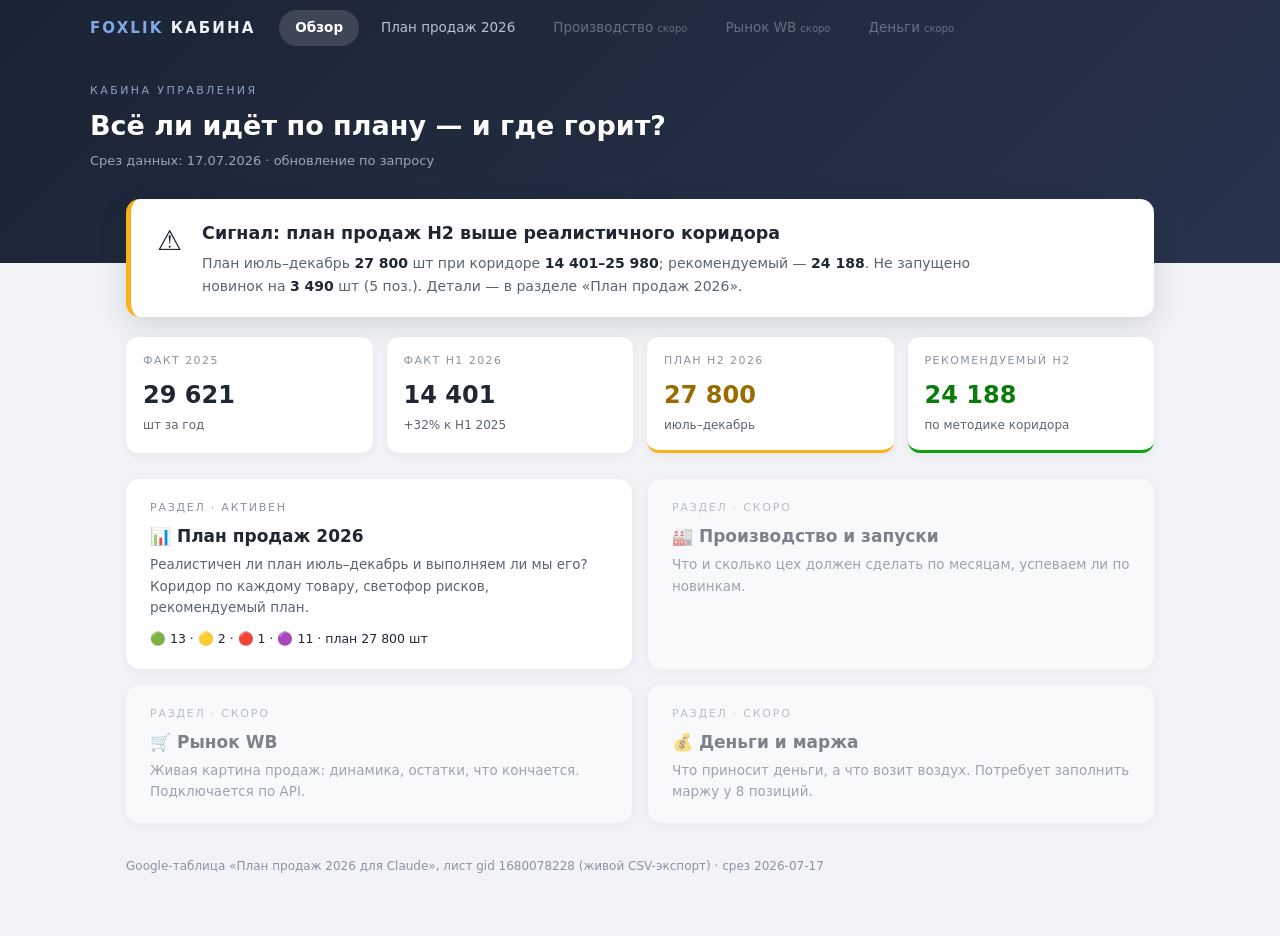
<file: index.html>
<!DOCTYPE html>
<html lang="ru">
<head>
<meta charset="utf-8">
<meta name="viewport" content="width=device-width, initial-scale=1">
<title>Обзор — Кабина FOXLIK</title>
<link rel="icon" href="data:,">
<link rel="stylesheet" href="assets/cabin.css">
</head>
<body>

<div class="tophead">
  <div class="bar1">
    <a class="brand" href="index.html"><b>FOXLIK</b> КАБИНА</a>
    <nav class="main">
      <a href="index.html" class="on">Обзор</a>
      <a href="plan-2026.html">План продаж 2026</a>
      <a class="soon">Производство<i>скоро</i></a>
      <a class="soon">Рынок WB<i>скоро</i></a>
      <a class="soon">Деньги<i>скоро</i></a>
    </nav>
  </div>
  <div class="hero">
    <div class="q-label">Кабина управления</div>
    <h1>Всё ли идёт по плану — и где горит?</h1>
    <div class="meta" id="meta"></div>
  </div>
</div>

<div class="wrap">

  <div class="verdict" id="hero"></div>

  <div class="kpis" id="kpis" style="grid-template-columns:repeat(4,1fr)"></div>

  <div class="secgrid">
    <a class="seccard" href="plan-2026.html">
      <div class="q">Раздел · активен</div>
      <h3>📊 План продаж 2026</h3>
      <p>Реалистичен ли план июль–декабрь и выполняем ли мы его? Коридор по каждому товару,
         светофор рисков, рекомендуемый план.</p>
      <div class="st" id="planSt"></div>
    </a>
    <a class="seccard off">
      <div class="q">Раздел · скоро</div>
      <h3>🏭 Производство и запуски</h3>
      <p>Что и сколько цех должен сделать по месяцам, успеваем ли по новинкам.</p>
    </a>
    <a class="seccard off">
      <div class="q">Раздел · скоро</div>
      <h3>🛒 Рынок WB</h3>
      <p>Живая картина продаж: динамика, остатки, что кончается. Подключается по API.</p>
    </a>
    <a class="seccard off">
      <div class="q">Раздел · скоро</div>
      <h3>💰 Деньги и маржа</h3>
      <p>Что приносит деньги, а что возит воздух. Потребует заполнить маржу у 8 позиций.</p>
    </a>
  </div>

</div>

<footer id="foot"></footer>

<script src="data/data.js"></script>
<script src="assets/logic.js"></script>
<script>
(function(){
 const C=window.CABIN,$=id=>document.getElementById(id);
 const t=C.totals(), unl=C.unlaunched();
 const d=new Date(C.D.meta.sliceDate);
 $('meta').textContent='Срез данных: '+('0'+d.getDate()).slice(-2)+'.'+('0'+(d.getMonth()+1)).slice(-2)+'.'+d.getFullYear()+' · обновление по запросу';
 const above=t.pH2>t.eH*1.05;
 $('hero').className='verdict'+(above?'':' good');
 $('hero').innerHTML='<div class="icon">'+(above?'⚠️':'✅')+'</div><div>'
  +'<h2>'+(above?'Сигнал: план продаж H2 выше реалистичного коридора':'План продаж в коридоре')+'</h2>'
  +'<p>План июль–декабрь <b class="num">'+C.fmt(t.pH2)+'</b> шт при коридоре <b class="num">'
  +C.fmt(t.eL)+'–'+C.fmt(t.eH)+'</b>; рекомендуемый — <b class="num">'+C.fmt(t.recH2)+'</b>. '
  +'Не запущено новинок на <b class="num">'+C.fmt(unl.u)+'</b> шт ('+unl.list.length+' поз.). '
  +'Детали — в разделе «План продаж 2026».</p></div>';
 const gr=Math.round((t.f26H1/t.f25H1-1)*100);
 $('kpis').innerHTML=
  '<div class="kpi"><div class="t">Факт 2025</div><div class="v num">'+C.fmt(t.f25)+'</div><div class="d">шт за год</div></div>'
 +'<div class="kpi"><div class="t">Факт H1 2026</div><div class="v num">'+C.fmt(t.f26H1)+'</div><div class="d">'+(gr>=0?'+':'')+gr+'% к H1 2025</div></div>'
 +'<div class="kpi acc"><div class="t">План H2 2026</div><div class="v num">'+C.fmt(t.pH2)+'</div><div class="d">июль–декабрь</div></div>'
 +'<div class="kpi rec"><div class="t">Рекомендуемый H2</div><div class="v num">'+C.fmt(t.recH2)+'</div><div class="d">по методике коридора</div></div>';
 const parts=C.byVerdict();
 $('planSt').innerHTML=parts.map(p=>C.VE[p.v]+' '+p.n).join(' · ')+' · план '+C.fmt(t.pH2)+' шт';
 $('foot').textContent=C.D.meta.source+' · срез '+C.D.meta.sliceDate;
})();
</script>
</body>
</html>
</file>
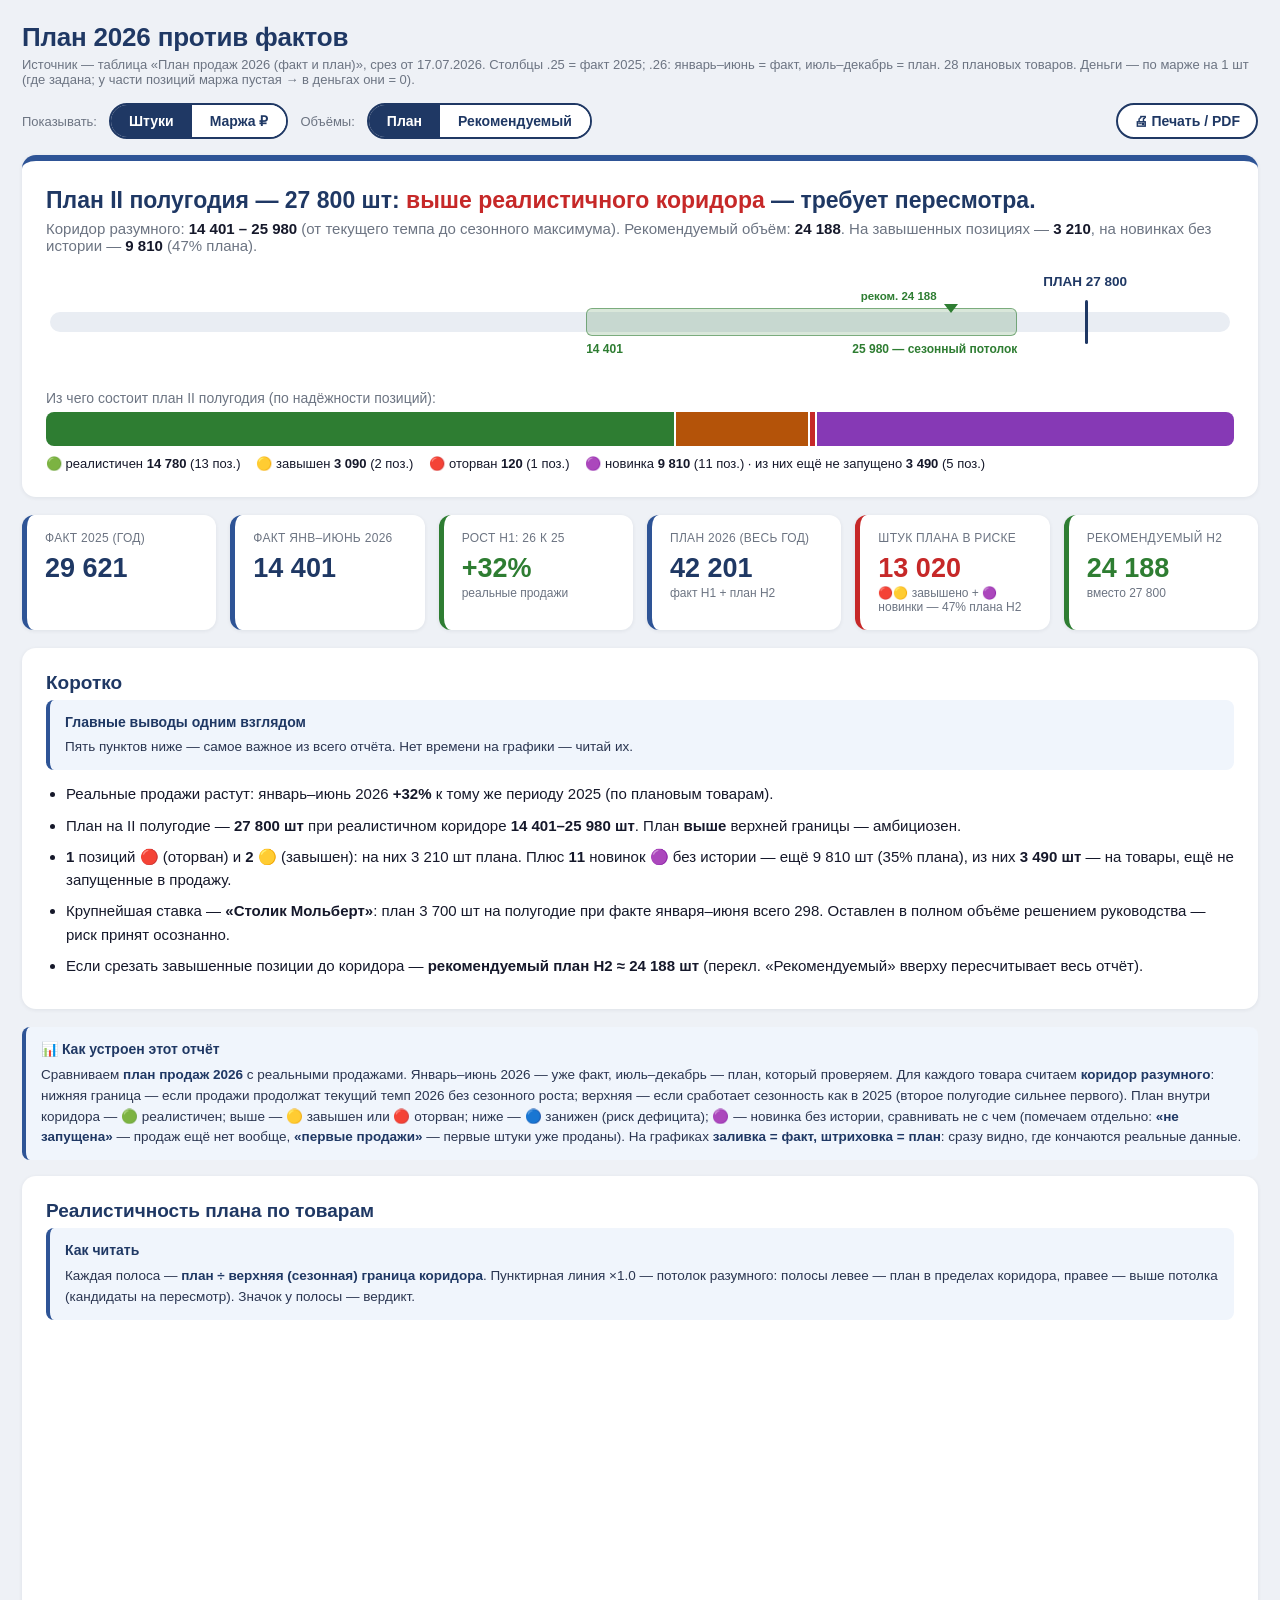
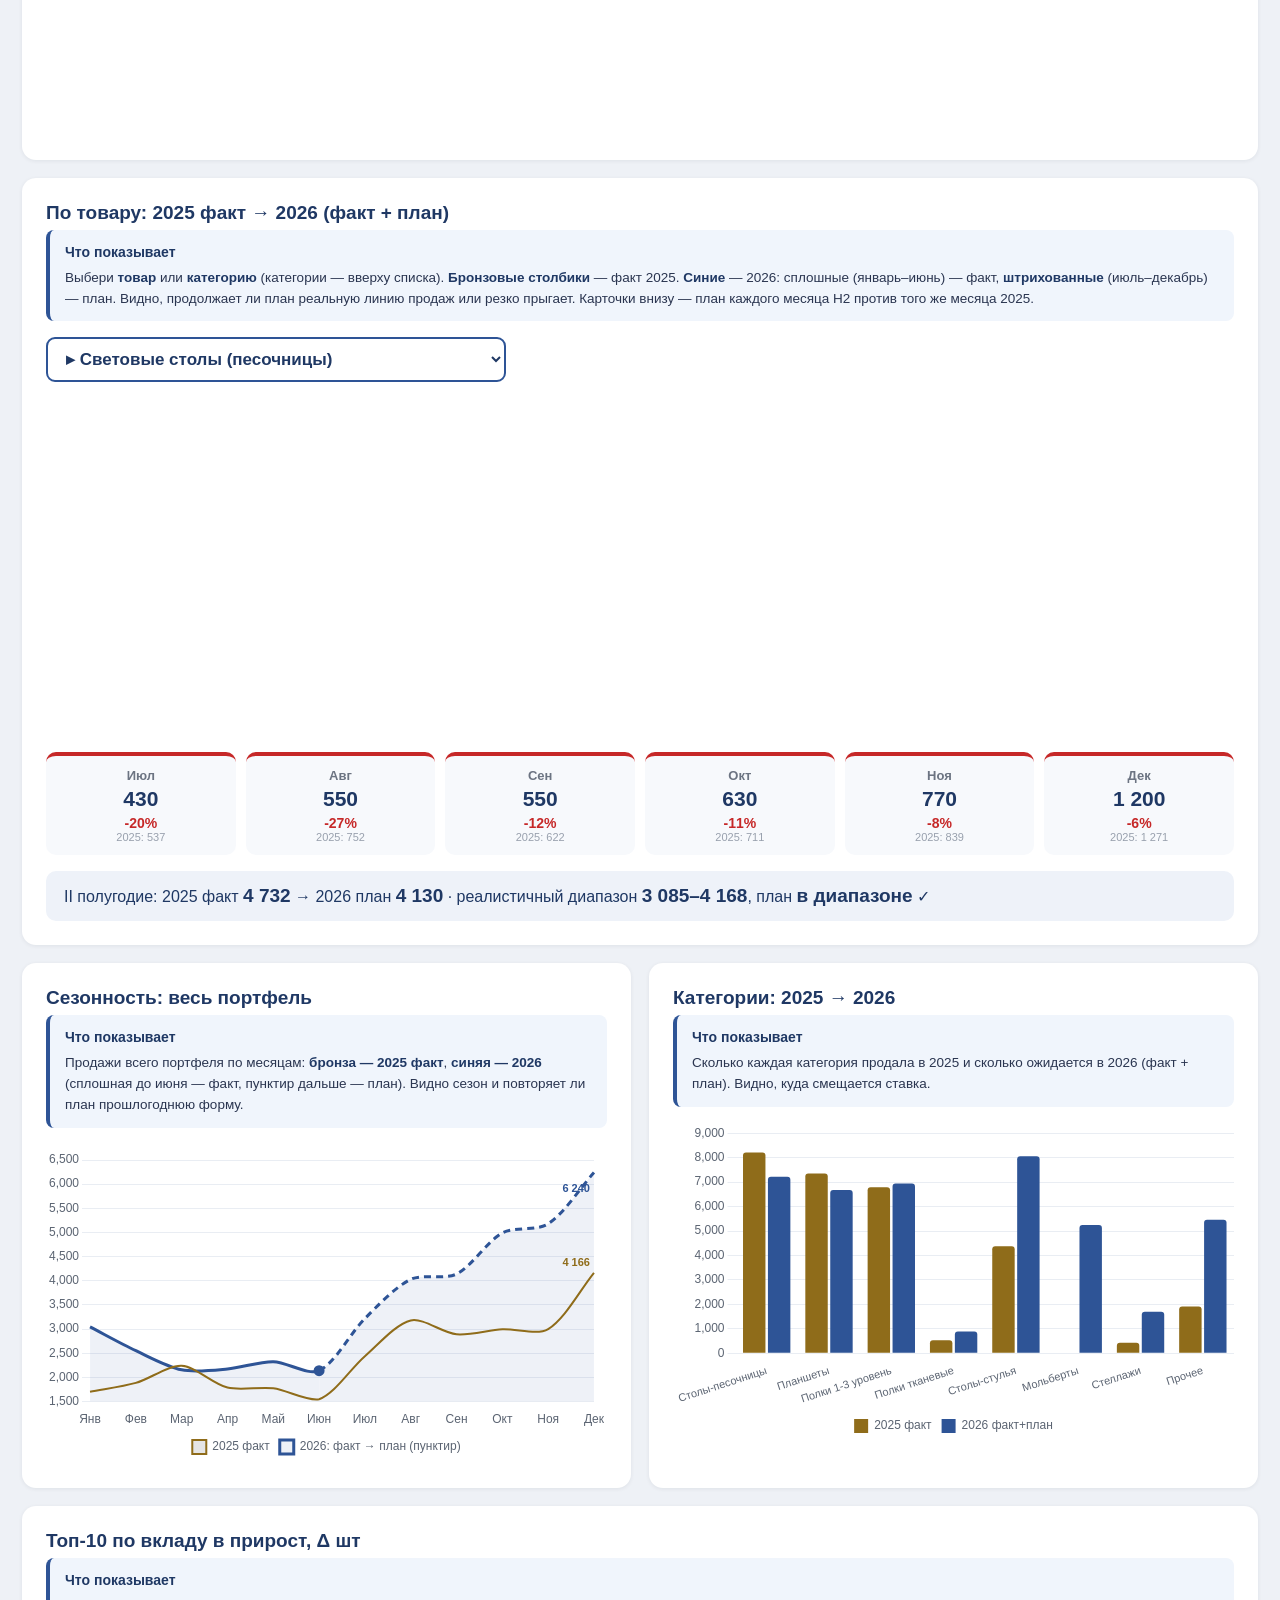
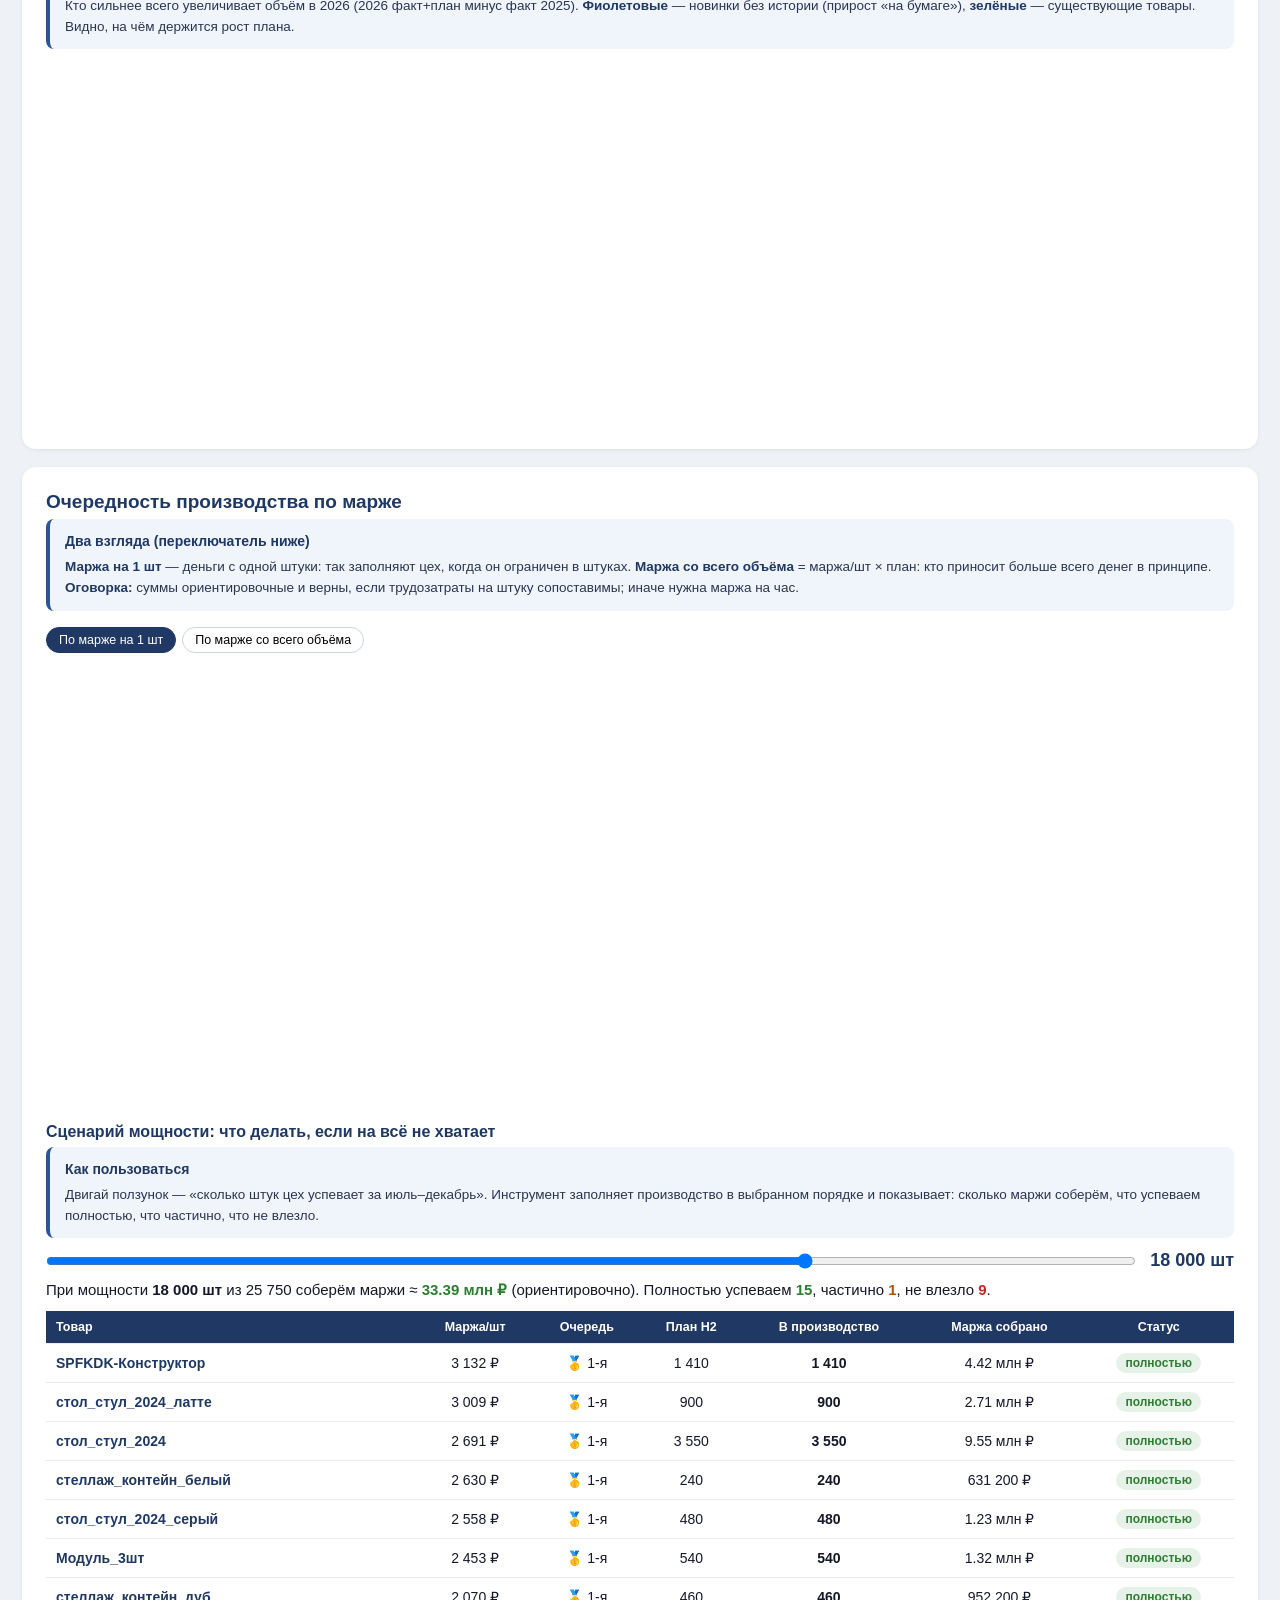
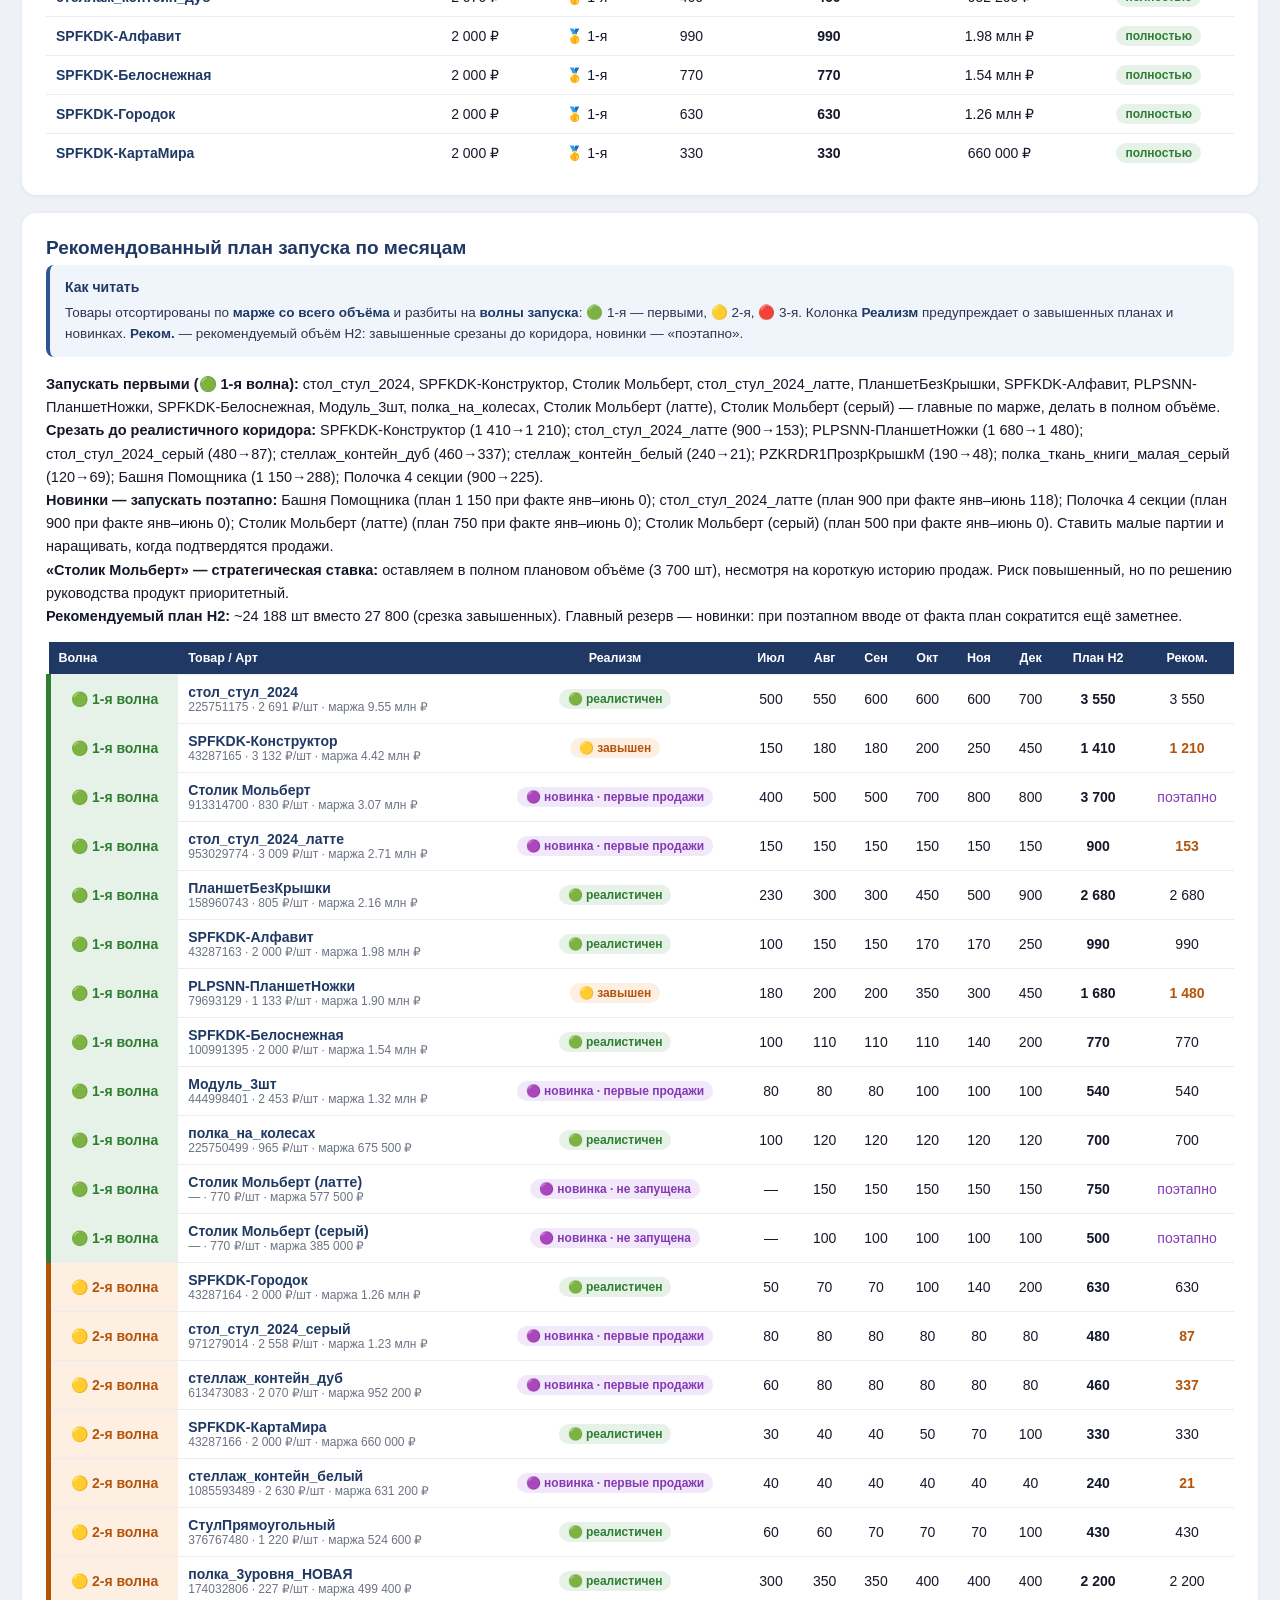
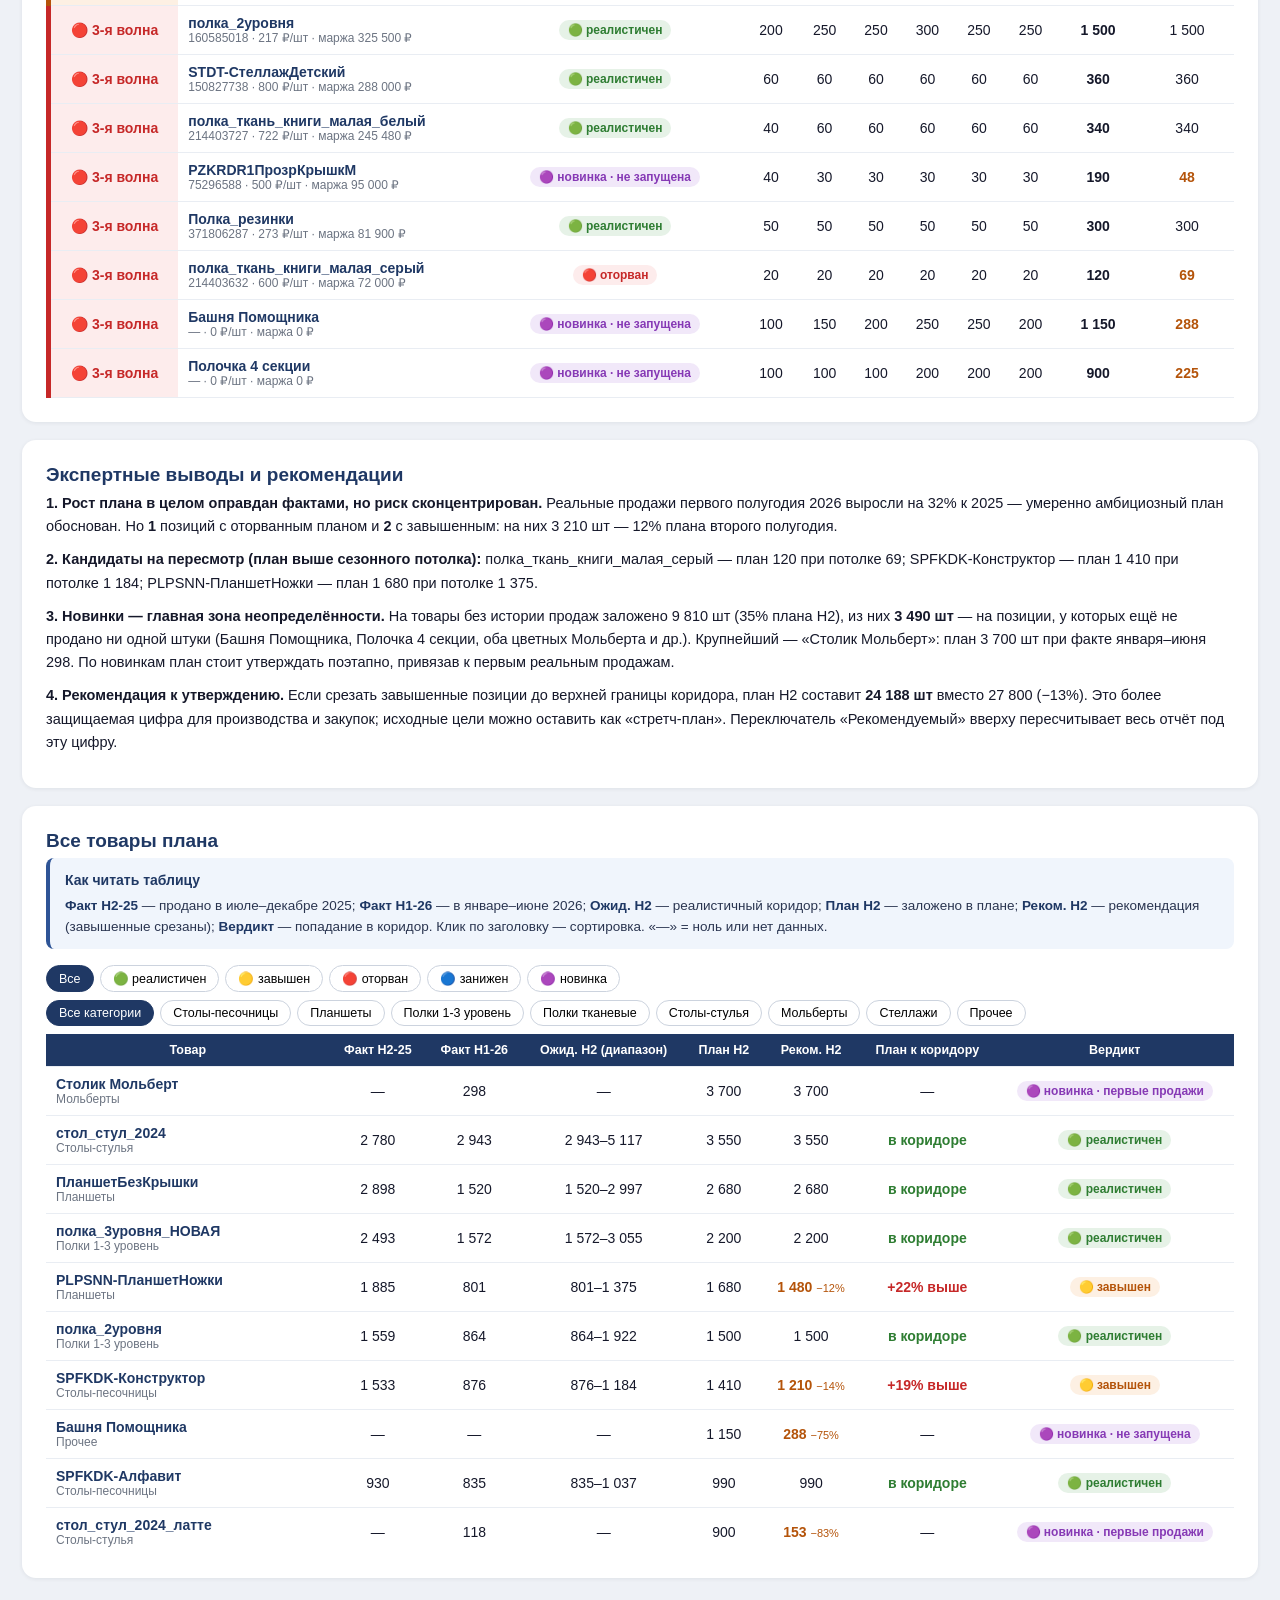
<file: classic.html>
<!DOCTYPE html>
<html lang="ru"><head><meta charset="utf-8"><meta name="viewport" content="width=device-width,initial-scale=1">
<title>План 2026 против фактов</title>
<script>/*!
 * Chart.js v4.5.0
 * https://www.chartjs.org
 * (c) 2025 Chart.js Contributors
 * Released under the MIT License
 */
!function(t,e){"object"==typeof exports&&"undefined"!=typeof module?module.exports=e():"function"==typeof define&&define.amd?define(e):(t="undefined"!=typeof globalThis?globalThis:t||self).Chart=e()}(this,(function(){"use strict";var t=Object.freeze({__proto__:null,get Colors(){return Jo},get Decimation(){return ta},get Filler(){return ba},get Legend(){return Ma},get SubTitle(){return Pa},get Title(){return ka},get Tooltip(){return Na}});function e(){}const i=(()=>{let t=0;return()=>t++})();function s(t){return null==t}function n(t){if(Array.isArray&&Array.isArray(t))return!0;const e=Object.prototype.toString.call(t);return"[object"===e.slice(0,7)&&"Array]"===e.slice(-6)}function o(t){return null!==t&&"[object Object]"===Object.prototype.toString.call(t)}function a(t){return("number"==typeof t||t instanceof Number)&&isFinite(+t)}function r(t,e){return a(t)?t:e}function l(t,e){return void 0===t?e:t}const h=(t,e)=>"string"==typeof t&&t.endsWith("%")?parseFloat(t)/100:+t/e,c=(t,e)=>"string"==typeof t&&t.endsWith("%")?parseFloat(t)/100*e:+t;function d(t,e,i){if(t&&"function"==typeof t.call)return t.apply(i,e)}function u(t,e,i,s){let a,r,l;if(n(t))if(r=t.length,s)for(a=r-1;a>=0;a--)e.call(i,t[a],a);else for(a=0;a<r;a++)e.call(i,t[a],a);else if(o(t))for(l=Object.keys(t),r=l.length,a=0;a<r;a++)e.call(i,t[l[a]],l[a])}function f(t,e){let i,s,n,o;if(!t||!e||t.length!==e.length)return!1;for(i=0,s=t.length;i<s;++i)if(n=t[i],o=e[i],n.datasetIndex!==o.datasetIndex||n.index!==o.index)return!1;return!0}function g(t){if(n(t))return t.map(g);if(o(t)){const e=Object.create(null),i=Object.keys(t),s=i.length;let n=0;for(;n<s;++n)e[i[n]]=g(t[i[n]]);return e}return t}function p(t){return-1===["__proto__","prototype","constructor"].indexOf(t)}function m(t,e,i,s){if(!p(t))return;const n=e[t],a=i[t];o(n)&&o(a)?x(n,a,s):e[t]=g(a)}function x(t,e,i){const s=n(e)?e:[e],a=s.length;if(!o(t))return t;const r=(i=i||{}).merger||m;let l;for(let e=0;e<a;++e){if(l=s[e],!o(l))continue;const n=Object.keys(l);for(let e=0,s=n.length;e<s;++e)r(n[e],t,l,i)}return t}function b(t,e){return x(t,e,{merger:_})}function _(t,e,i){if(!p(t))return;const s=e[t],n=i[t];o(s)&&o(n)?b(s,n):Object.prototype.hasOwnProperty.call(e,t)||(e[t]=g(n))}const y={"":t=>t,x:t=>t.x,y:t=>t.y};function v(t){const e=t.split("."),i=[];let s="";for(const t of e)s+=t,s.endsWith("\\")?s=s.slice(0,-1)+".":(i.push(s),s="");return i}function M(t,e){const i=y[e]||(y[e]=function(t){const e=v(t);return t=>{for(const i of e){if(""===i)break;t=t&&t[i]}return t}}(e));return i(t)}function w(t){return t.charAt(0).toUpperCase()+t.slice(1)}const k=t=>void 0!==t,S=t=>"function"==typeof t,P=(t,e)=>{if(t.size!==e.size)return!1;for(const i of t)if(!e.has(i))return!1;return!0};function D(t){return"mouseup"===t.type||"click"===t.type||"contextmenu"===t.type}const C=Math.PI,O=2*C,A=O+C,T=Number.POSITIVE_INFINITY,L=C/180,E=C/2,R=C/4,I=2*C/3,z=Math.log10,F=Math.sign;function V(t,e,i){return Math.abs(t-e)<i}function B(t){const e=Math.round(t);t=V(t,e,t/1e3)?e:t;const i=Math.pow(10,Math.floor(z(t))),s=t/i;return(s<=1?1:s<=2?2:s<=5?5:10)*i}function W(t){const e=[],i=Math.sqrt(t);let s;for(s=1;s<i;s++)t%s==0&&(e.push(s),e.push(t/s));return i===(0|i)&&e.push(i),e.sort(((t,e)=>t-e)).pop(),e}function N(t){return!function(t){return"symbol"==typeof t||"object"==typeof t&&null!==t&&!(Symbol.toPrimitive in t||"toString"in t||"valueOf"in t)}(t)&&!isNaN(parseFloat(t))&&isFinite(t)}function H(t,e){const i=Math.round(t);return i-e<=t&&i+e>=t}function j(t,e,i){let s,n,o;for(s=0,n=t.length;s<n;s++)o=t[s][i],isNaN(o)||(e.min=Math.min(e.min,o),e.max=Math.max(e.max,o))}function $(t){return t*(C/180)}function Y(t){return t*(180/C)}function U(t){if(!a(t))return;let e=1,i=0;for(;Math.round(t*e)/e!==t;)e*=10,i++;return i}function X(t,e){const i=e.x-t.x,s=e.y-t.y,n=Math.sqrt(i*i+s*s);let o=Math.atan2(s,i);return o<-.5*C&&(o+=O),{angle:o,distance:n}}function q(t,e){return Math.sqrt(Math.pow(e.x-t.x,2)+Math.pow(e.y-t.y,2))}function K(t,e){return(t-e+A)%O-C}function G(t){return(t%O+O)%O}function J(t,e,i,s){const n=G(t),o=G(e),a=G(i),r=G(o-n),l=G(a-n),h=G(n-o),c=G(n-a);return n===o||n===a||s&&o===a||r>l&&h<c}function Z(t,e,i){return Math.max(e,Math.min(i,t))}function Q(t){return Z(t,-32768,32767)}function tt(t,e,i,s=1e-6){return t>=Math.min(e,i)-s&&t<=Math.max(e,i)+s}function et(t,e,i){i=i||(i=>t[i]<e);let s,n=t.length-1,o=0;for(;n-o>1;)s=o+n>>1,i(s)?o=s:n=s;return{lo:o,hi:n}}const it=(t,e,i,s)=>et(t,i,s?s=>{const n=t[s][e];return n<i||n===i&&t[s+1][e]===i}:s=>t[s][e]<i),st=(t,e,i)=>et(t,i,(s=>t[s][e]>=i));function nt(t,e,i){let s=0,n=t.length;for(;s<n&&t[s]<e;)s++;for(;n>s&&t[n-1]>i;)n--;return s>0||n<t.length?t.slice(s,n):t}const ot=["push","pop","shift","splice","unshift"];function at(t,e){t._chartjs?t._chartjs.listeners.push(e):(Object.defineProperty(t,"_chartjs",{configurable:!0,enumerable:!1,value:{listeners:[e]}}),ot.forEach((e=>{const i="_onData"+w(e),s=t[e];Object.defineProperty(t,e,{configurable:!0,enumerable:!1,value(...e){const n=s.apply(this,e);return t._chartjs.listeners.forEach((t=>{"function"==typeof t[i]&&t[i](...e)})),n}})})))}function rt(t,e){const i=t._chartjs;if(!i)return;const s=i.listeners,n=s.indexOf(e);-1!==n&&s.splice(n,1),s.length>0||(ot.forEach((e=>{delete t[e]})),delete t._chartjs)}function lt(t){const e=new Set(t);return e.size===t.length?t:Array.from(e)}const ht="undefined"==typeof window?function(t){return t()}:window.requestAnimationFrame;function ct(t,e){let i=[],s=!1;return function(...n){i=n,s||(s=!0,ht.call(window,(()=>{s=!1,t.apply(e,i)})))}}function dt(t,e){let i;return function(...s){return e?(clearTimeout(i),i=setTimeout(t,e,s)):t.apply(this,s),e}}const ut=t=>"start"===t?"left":"end"===t?"right":"center",ft=(t,e,i)=>"start"===t?e:"end"===t?i:(e+i)/2,gt=(t,e,i,s)=>t===(s?"left":"right")?i:"center"===t?(e+i)/2:e;function pt(t,e,i){const n=e.length;let o=0,a=n;if(t._sorted){const{iScale:r,vScale:l,_parsed:h}=t,c=t.dataset&&t.dataset.options?t.dataset.options.spanGaps:null,d=r.axis,{min:u,max:f,minDefined:g,maxDefined:p}=r.getUserBounds();if(g){if(o=Math.min(it(h,d,u).lo,i?n:it(e,d,r.getPixelForValue(u)).lo),c){const t=h.slice(0,o+1).reverse().findIndex((t=>!s(t[l.axis])));o-=Math.max(0,t)}o=Z(o,0,n-1)}if(p){let t=Math.max(it(h,r.axis,f,!0).hi+1,i?0:it(e,d,r.getPixelForValue(f),!0).hi+1);if(c){const e=h.slice(t-1).findIndex((t=>!s(t[l.axis])));t+=Math.max(0,e)}a=Z(t,o,n)-o}else a=n-o}return{start:o,count:a}}function mt(t){const{xScale:e,yScale:i,_scaleRanges:s}=t,n={xmin:e.min,xmax:e.max,ymin:i.min,ymax:i.max};if(!s)return t._scaleRanges=n,!0;const o=s.xmin!==e.min||s.xmax!==e.max||s.ymin!==i.min||s.ymax!==i.max;return Object.assign(s,n),o}class xt{constructor(){this._request=null,this._charts=new Map,this._running=!1,this._lastDate=void 0}_notify(t,e,i,s){const n=e.listeners[s],o=e.duration;n.forEach((s=>s({chart:t,initial:e.initial,numSteps:o,currentStep:Math.min(i-e.start,o)})))}_refresh(){this._request||(this._running=!0,this._request=ht.call(window,(()=>{this._update(),this._request=null,this._running&&this._refresh()})))}_update(t=Date.now()){let e=0;this._charts.forEach(((i,s)=>{if(!i.running||!i.items.length)return;const n=i.items;let o,a=n.length-1,r=!1;for(;a>=0;--a)o=n[a],o._active?(o._total>i.duration&&(i.duration=o._total),o.tick(t),r=!0):(n[a]=n[n.length-1],n.pop());r&&(s.draw(),this._notify(s,i,t,"progress")),n.length||(i.running=!1,this._notify(s,i,t,"complete"),i.initial=!1),e+=n.length})),this._lastDate=t,0===e&&(this._running=!1)}_getAnims(t){const e=this._charts;let i=e.get(t);return i||(i={running:!1,initial:!0,items:[],listeners:{complete:[],progress:[]}},e.set(t,i)),i}listen(t,e,i){this._getAnims(t).listeners[e].push(i)}add(t,e){e&&e.length&&this._getAnims(t).items.push(...e)}has(t){return this._getAnims(t).items.length>0}start(t){const e=this._charts.get(t);e&&(e.running=!0,e.start=Date.now(),e.duration=e.items.reduce(((t,e)=>Math.max(t,e._duration)),0),this._refresh())}running(t){if(!this._running)return!1;const e=this._charts.get(t);return!!(e&&e.running&&e.items.length)}stop(t){const e=this._charts.get(t);if(!e||!e.items.length)return;const i=e.items;let s=i.length-1;for(;s>=0;--s)i[s].cancel();e.items=[],this._notify(t,e,Date.now(),"complete")}remove(t){return this._charts.delete(t)}}var bt=new xt;
/*!
 * @kurkle/color v0.3.2
 * https://github.com/kurkle/color#readme
 * (c) 2023 Jukka Kurkela
 * Released under the MIT License
 */function _t(t){return t+.5|0}const yt=(t,e,i)=>Math.max(Math.min(t,i),e);function vt(t){return yt(_t(2.55*t),0,255)}function Mt(t){return yt(_t(255*t),0,255)}function wt(t){return yt(_t(t/2.55)/100,0,1)}function kt(t){return yt(_t(100*t),0,100)}const St={0:0,1:1,2:2,3:3,4:4,5:5,6:6,7:7,8:8,9:9,A:10,B:11,C:12,D:13,E:14,F:15,a:10,b:11,c:12,d:13,e:14,f:15},Pt=[..."0123456789ABCDEF"],Dt=t=>Pt[15&t],Ct=t=>Pt[(240&t)>>4]+Pt[15&t],Ot=t=>(240&t)>>4==(15&t);function At(t){var e=(t=>Ot(t.r)&&Ot(t.g)&&Ot(t.b)&&Ot(t.a))(t)?Dt:Ct;return t?"#"+e(t.r)+e(t.g)+e(t.b)+((t,e)=>t<255?e(t):"")(t.a,e):void 0}const Tt=/^(hsla?|hwb|hsv)\(\s*([-+.e\d]+)(?:deg)?[\s,]+([-+.e\d]+)%[\s,]+([-+.e\d]+)%(?:[\s,]+([-+.e\d]+)(%)?)?\s*\)$/;function Lt(t,e,i){const s=e*Math.min(i,1-i),n=(e,n=(e+t/30)%12)=>i-s*Math.max(Math.min(n-3,9-n,1),-1);return[n(0),n(8),n(4)]}function Et(t,e,i){const s=(s,n=(s+t/60)%6)=>i-i*e*Math.max(Math.min(n,4-n,1),0);return[s(5),s(3),s(1)]}function Rt(t,e,i){const s=Lt(t,1,.5);let n;for(e+i>1&&(n=1/(e+i),e*=n,i*=n),n=0;n<3;n++)s[n]*=1-e-i,s[n]+=e;return s}function It(t){const e=t.r/255,i=t.g/255,s=t.b/255,n=Math.max(e,i,s),o=Math.min(e,i,s),a=(n+o)/2;let r,l,h;return n!==o&&(h=n-o,l=a>.5?h/(2-n-o):h/(n+o),r=function(t,e,i,s,n){return t===n?(e-i)/s+(e<i?6:0):e===n?(i-t)/s+2:(t-e)/s+4}(e,i,s,h,n),r=60*r+.5),[0|r,l||0,a]}function zt(t,e,i,s){return(Array.isArray(e)?t(e[0],e[1],e[2]):t(e,i,s)).map(Mt)}function Ft(t,e,i){return zt(Lt,t,e,i)}function Vt(t){return(t%360+360)%360}function Bt(t){const e=Tt.exec(t);let i,s=255;if(!e)return;e[5]!==i&&(s=e[6]?vt(+e[5]):Mt(+e[5]));const n=Vt(+e[2]),o=+e[3]/100,a=+e[4]/100;return i="hwb"===e[1]?function(t,e,i){return zt(Rt,t,e,i)}(n,o,a):"hsv"===e[1]?function(t,e,i){return zt(Et,t,e,i)}(n,o,a):Ft(n,o,a),{r:i[0],g:i[1],b:i[2],a:s}}const Wt={x:"dark",Z:"light",Y:"re",X:"blu",W:"gr",V:"medium",U:"slate",A:"ee",T:"ol",S:"or",B:"ra",C:"lateg",D:"ights",R:"in",Q:"turquois",E:"hi",P:"ro",O:"al",N:"le",M:"de",L:"yello",F:"en",K:"ch",G:"arks",H:"ea",I:"ightg",J:"wh"},Nt={OiceXe:"f0f8ff",antiquewEte:"faebd7",aqua:"ffff",aquamarRe:"7fffd4",azuY:"f0ffff",beige:"f5f5dc",bisque:"ffe4c4",black:"0",blanKedOmond:"ffebcd",Xe:"ff",XeviTet:"8a2be2",bPwn:"a52a2a",burlywood:"deb887",caMtXe:"5f9ea0",KartYuse:"7fff00",KocTate:"d2691e",cSO:"ff7f50",cSnflowerXe:"6495ed",cSnsilk:"fff8dc",crimson:"dc143c",cyan:"ffff",xXe:"8b",xcyan:"8b8b",xgTMnPd:"b8860b",xWay:"a9a9a9",xgYF:"6400",xgYy:"a9a9a9",xkhaki:"bdb76b",xmagFta:"8b008b",xTivegYF:"556b2f",xSange:"ff8c00",xScEd:"9932cc",xYd:"8b0000",xsOmon:"e9967a",xsHgYF:"8fbc8f",xUXe:"483d8b",xUWay:"2f4f4f",xUgYy:"2f4f4f",xQe:"ced1",xviTet:"9400d3",dAppRk:"ff1493",dApskyXe:"bfff",dimWay:"696969",dimgYy:"696969",dodgerXe:"1e90ff",fiYbrick:"b22222",flSOwEte:"fffaf0",foYstWAn:"228b22",fuKsia:"ff00ff",gaRsbSo:"dcdcdc",ghostwEte:"f8f8ff",gTd:"ffd700",gTMnPd:"daa520",Way:"808080",gYF:"8000",gYFLw:"adff2f",gYy:"808080",honeyMw:"f0fff0",hotpRk:"ff69b4",RdianYd:"cd5c5c",Rdigo:"4b0082",ivSy:"fffff0",khaki:"f0e68c",lavFMr:"e6e6fa",lavFMrXsh:"fff0f5",lawngYF:"7cfc00",NmoncEffon:"fffacd",ZXe:"add8e6",ZcSO:"f08080",Zcyan:"e0ffff",ZgTMnPdLw:"fafad2",ZWay:"d3d3d3",ZgYF:"90ee90",ZgYy:"d3d3d3",ZpRk:"ffb6c1",ZsOmon:"ffa07a",ZsHgYF:"20b2aa",ZskyXe:"87cefa",ZUWay:"778899",ZUgYy:"778899",ZstAlXe:"b0c4de",ZLw:"ffffe0",lime:"ff00",limegYF:"32cd32",lRF:"faf0e6",magFta:"ff00ff",maPon:"800000",VaquamarRe:"66cdaa",VXe:"cd",VScEd:"ba55d3",VpurpN:"9370db",VsHgYF:"3cb371",VUXe:"7b68ee",VsprRggYF:"fa9a",VQe:"48d1cc",VviTetYd:"c71585",midnightXe:"191970",mRtcYam:"f5fffa",mistyPse:"ffe4e1",moccasR:"ffe4b5",navajowEte:"ffdead",navy:"80",Tdlace:"fdf5e6",Tive:"808000",TivedBb:"6b8e23",Sange:"ffa500",SangeYd:"ff4500",ScEd:"da70d6",pOegTMnPd:"eee8aa",pOegYF:"98fb98",pOeQe:"afeeee",pOeviTetYd:"db7093",papayawEp:"ffefd5",pHKpuff:"ffdab9",peru:"cd853f",pRk:"ffc0cb",plum:"dda0dd",powMrXe:"b0e0e6",purpN:"800080",YbeccapurpN:"663399",Yd:"ff0000",Psybrown:"bc8f8f",PyOXe:"4169e1",saddNbPwn:"8b4513",sOmon:"fa8072",sandybPwn:"f4a460",sHgYF:"2e8b57",sHshell:"fff5ee",siFna:"a0522d",silver:"c0c0c0",skyXe:"87ceeb",UXe:"6a5acd",UWay:"708090",UgYy:"708090",snow:"fffafa",sprRggYF:"ff7f",stAlXe:"4682b4",tan:"d2b48c",teO:"8080",tEstN:"d8bfd8",tomato:"ff6347",Qe:"40e0d0",viTet:"ee82ee",JHt:"f5deb3",wEte:"ffffff",wEtesmoke:"f5f5f5",Lw:"ffff00",LwgYF:"9acd32"};let Ht;function jt(t){Ht||(Ht=function(){const t={},e=Object.keys(Nt),i=Object.keys(Wt);let s,n,o,a,r;for(s=0;s<e.length;s++){for(a=r=e[s],n=0;n<i.length;n++)o=i[n],r=r.replace(o,Wt[o]);o=parseInt(Nt[a],16),t[r]=[o>>16&255,o>>8&255,255&o]}return t}(),Ht.transparent=[0,0,0,0]);const e=Ht[t.toLowerCase()];return e&&{r:e[0],g:e[1],b:e[2],a:4===e.length?e[3]:255}}const $t=/^rgba?\(\s*([-+.\d]+)(%)?[\s,]+([-+.e\d]+)(%)?[\s,]+([-+.e\d]+)(%)?(?:[\s,/]+([-+.e\d]+)(%)?)?\s*\)$/;const Yt=t=>t<=.0031308?12.92*t:1.055*Math.pow(t,1/2.4)-.055,Ut=t=>t<=.04045?t/12.92:Math.pow((t+.055)/1.055,2.4);function Xt(t,e,i){if(t){let s=It(t);s[e]=Math.max(0,Math.min(s[e]+s[e]*i,0===e?360:1)),s=Ft(s),t.r=s[0],t.g=s[1],t.b=s[2]}}function qt(t,e){return t?Object.assign(e||{},t):t}function Kt(t){var e={r:0,g:0,b:0,a:255};return Array.isArray(t)?t.length>=3&&(e={r:t[0],g:t[1],b:t[2],a:255},t.length>3&&(e.a=Mt(t[3]))):(e=qt(t,{r:0,g:0,b:0,a:1})).a=Mt(e.a),e}function Gt(t){return"r"===t.charAt(0)?function(t){const e=$t.exec(t);let i,s,n,o=255;if(e){if(e[7]!==i){const t=+e[7];o=e[8]?vt(t):yt(255*t,0,255)}return i=+e[1],s=+e[3],n=+e[5],i=255&(e[2]?vt(i):yt(i,0,255)),s=255&(e[4]?vt(s):yt(s,0,255)),n=255&(e[6]?vt(n):yt(n,0,255)),{r:i,g:s,b:n,a:o}}}(t):Bt(t)}class Jt{constructor(t){if(t instanceof Jt)return t;const e=typeof t;let i;var s,n,o;"object"===e?i=Kt(t):"string"===e&&(o=(s=t).length,"#"===s[0]&&(4===o||5===o?n={r:255&17*St[s[1]],g:255&17*St[s[2]],b:255&17*St[s[3]],a:5===o?17*St[s[4]]:255}:7!==o&&9!==o||(n={r:St[s[1]]<<4|St[s[2]],g:St[s[3]]<<4|St[s[4]],b:St[s[5]]<<4|St[s[6]],a:9===o?St[s[7]]<<4|St[s[8]]:255})),i=n||jt(t)||Gt(t)),this._rgb=i,this._valid=!!i}get valid(){return this._valid}get rgb(){var t=qt(this._rgb);return t&&(t.a=wt(t.a)),t}set rgb(t){this._rgb=Kt(t)}rgbString(){return this._valid?(t=this._rgb)&&(t.a<255?`rgba(${t.r}, ${t.g}, ${t.b}, ${wt(t.a)})`:`rgb(${t.r}, ${t.g}, ${t.b})`):void 0;var t}hexString(){return this._valid?At(this._rgb):void 0}hslString(){return this._valid?function(t){if(!t)return;const e=It(t),i=e[0],s=kt(e[1]),n=kt(e[2]);return t.a<255?`hsla(${i}, ${s}%, ${n}%, ${wt(t.a)})`:`hsl(${i}, ${s}%, ${n}%)`}(this._rgb):void 0}mix(t,e){if(t){const i=this.rgb,s=t.rgb;let n;const o=e===n?.5:e,a=2*o-1,r=i.a-s.a,l=((a*r==-1?a:(a+r)/(1+a*r))+1)/2;n=1-l,i.r=255&l*i.r+n*s.r+.5,i.g=255&l*i.g+n*s.g+.5,i.b=255&l*i.b+n*s.b+.5,i.a=o*i.a+(1-o)*s.a,this.rgb=i}return this}interpolate(t,e){return t&&(this._rgb=function(t,e,i){const s=Ut(wt(t.r)),n=Ut(wt(t.g)),o=Ut(wt(t.b));return{r:Mt(Yt(s+i*(Ut(wt(e.r))-s))),g:Mt(Yt(n+i*(Ut(wt(e.g))-n))),b:Mt(Yt(o+i*(Ut(wt(e.b))-o))),a:t.a+i*(e.a-t.a)}}(this._rgb,t._rgb,e)),this}clone(){return new Jt(this.rgb)}alpha(t){return this._rgb.a=Mt(t),this}clearer(t){return this._rgb.a*=1-t,this}greyscale(){const t=this._rgb,e=_t(.3*t.r+.59*t.g+.11*t.b);return t.r=t.g=t.b=e,this}opaquer(t){return this._rgb.a*=1+t,this}negate(){const t=this._rgb;return t.r=255-t.r,t.g=255-t.g,t.b=255-t.b,this}lighten(t){return Xt(this._rgb,2,t),this}darken(t){return Xt(this._rgb,2,-t),this}saturate(t){return Xt(this._rgb,1,t),this}desaturate(t){return Xt(this._rgb,1,-t),this}rotate(t){return function(t,e){var i=It(t);i[0]=Vt(i[0]+e),i=Ft(i),t.r=i[0],t.g=i[1],t.b=i[2]}(this._rgb,t),this}}function Zt(t){if(t&&"object"==typeof t){const e=t.toString();return"[object CanvasPattern]"===e||"[object CanvasGradient]"===e}return!1}function Qt(t){return Zt(t)?t:new Jt(t)}function te(t){return Zt(t)?t:new Jt(t).saturate(.5).darken(.1).hexString()}const ee=["x","y","borderWidth","radius","tension"],ie=["color","borderColor","backgroundColor"];const se=new Map;function ne(t,e,i){return function(t,e){e=e||{};const i=t+JSON.stringify(e);let s=se.get(i);return s||(s=new Intl.NumberFormat(t,e),se.set(i,s)),s}(e,i).format(t)}const oe={values:t=>n(t)?t:""+t,numeric(t,e,i){if(0===t)return"0";const s=this.chart.options.locale;let n,o=t;if(i.length>1){const e=Math.max(Math.abs(i[0].value),Math.abs(i[i.length-1].value));(e<1e-4||e>1e15)&&(n="scientific"),o=function(t,e){let i=e.length>3?e[2].value-e[1].value:e[1].value-e[0].value;Math.abs(i)>=1&&t!==Math.floor(t)&&(i=t-Math.floor(t));return i}(t,i)}const a=z(Math.abs(o)),r=isNaN(a)?1:Math.max(Math.min(-1*Math.floor(a),20),0),l={notation:n,minimumFractionDigits:r,maximumFractionDigits:r};return Object.assign(l,this.options.ticks.format),ne(t,s,l)},logarithmic(t,e,i){if(0===t)return"0";const s=i[e].significand||t/Math.pow(10,Math.floor(z(t)));return[1,2,3,5,10,15].includes(s)||e>.8*i.length?oe.numeric.call(this,t,e,i):""}};var ae={formatters:oe};const re=Object.create(null),le=Object.create(null);function he(t,e){if(!e)return t;const i=e.split(".");for(let e=0,s=i.length;e<s;++e){const s=i[e];t=t[s]||(t[s]=Object.create(null))}return t}function ce(t,e,i){return"string"==typeof e?x(he(t,e),i):x(he(t,""),e)}class de{constructor(t,e){this.animation=void 0,this.backgroundColor="rgba(0,0,0,0.1)",this.borderColor="rgba(0,0,0,0.1)",this.color="#666",this.datasets={},this.devicePixelRatio=t=>t.chart.platform.getDevicePixelRatio(),this.elements={},this.events=["mousemove","mouseout","click","touchstart","touchmove"],this.font={family:"'Helvetica Neue', 'Helvetica', 'Arial', sans-serif",size:12,style:"normal",lineHeight:1.2,weight:null},this.hover={},this.hoverBackgroundColor=(t,e)=>te(e.backgroundColor),this.hoverBorderColor=(t,e)=>te(e.borderColor),this.hoverColor=(t,e)=>te(e.color),this.indexAxis="x",this.interaction={mode:"nearest",intersect:!0,includeInvisible:!1},this.maintainAspectRatio=!0,this.onHover=null,this.onClick=null,this.parsing=!0,this.plugins={},this.responsive=!0,this.scale=void 0,this.scales={},this.showLine=!0,this.drawActiveElementsOnTop=!0,this.describe(t),this.apply(e)}set(t,e){return ce(this,t,e)}get(t){return he(this,t)}describe(t,e){return ce(le,t,e)}override(t,e){return ce(re,t,e)}route(t,e,i,s){const n=he(this,t),a=he(this,i),r="_"+e;Object.defineProperties(n,{[r]:{value:n[e],writable:!0},[e]:{enumerable:!0,get(){const t=this[r],e=a[s];return o(t)?Object.assign({},e,t):l(t,e)},set(t){this[r]=t}}})}apply(t){t.forEach((t=>t(this)))}}var ue=new de({_scriptable:t=>!t.startsWith("on"),_indexable:t=>"events"!==t,hover:{_fallback:"interaction"},interaction:{_scriptable:!1,_indexable:!1}},[function(t){t.set("animation",{delay:void 0,duration:1e3,easing:"easeOutQuart",fn:void 0,from:void 0,loop:void 0,to:void 0,type:void 0}),t.describe("animation",{_fallback:!1,_indexable:!1,_scriptable:t=>"onProgress"!==t&&"onComplete"!==t&&"fn"!==t}),t.set("animations",{colors:{type:"color",properties:ie},numbers:{type:"number",properties:ee}}),t.describe("animations",{_fallback:"animation"}),t.set("transitions",{active:{animation:{duration:400}},resize:{animation:{duration:0}},show:{animations:{colors:{from:"transparent"},visible:{type:"boolean",duration:0}}},hide:{animations:{colors:{to:"transparent"},visible:{type:"boolean",easing:"linear",fn:t=>0|t}}}})},function(t){t.set("layout",{autoPadding:!0,padding:{top:0,right:0,bottom:0,left:0}})},function(t){t.set("scale",{display:!0,offset:!1,reverse:!1,beginAtZero:!1,bounds:"ticks",clip:!0,grace:0,grid:{display:!0,lineWidth:1,drawOnChartArea:!0,drawTicks:!0,tickLength:8,tickWidth:(t,e)=>e.lineWidth,tickColor:(t,e)=>e.color,offset:!1},border:{display:!0,dash:[],dashOffset:0,width:1},title:{display:!1,text:"",padding:{top:4,bottom:4}},ticks:{minRotation:0,maxRotation:50,mirror:!1,textStrokeWidth:0,textStrokeColor:"",padding:3,display:!0,autoSkip:!0,autoSkipPadding:3,labelOffset:0,callback:ae.formatters.values,minor:{},major:{},align:"center",crossAlign:"near",showLabelBackdrop:!1,backdropColor:"rgba(255, 255, 255, 0.75)",backdropPadding:2}}),t.route("scale.ticks","color","","color"),t.route("scale.grid","color","","borderColor"),t.route("scale.border","color","","borderColor"),t.route("scale.title","color","","color"),t.describe("scale",{_fallback:!1,_scriptable:t=>!t.startsWith("before")&&!t.startsWith("after")&&"callback"!==t&&"parser"!==t,_indexable:t=>"borderDash"!==t&&"tickBorderDash"!==t&&"dash"!==t}),t.describe("scales",{_fallback:"scale"}),t.describe("scale.ticks",{_scriptable:t=>"backdropPadding"!==t&&"callback"!==t,_indexable:t=>"backdropPadding"!==t})}]);function fe(){return"undefined"!=typeof window&&"undefined"!=typeof document}function ge(t){let e=t.parentNode;return e&&"[object ShadowRoot]"===e.toString()&&(e=e.host),e}function pe(t,e,i){let s;return"string"==typeof t?(s=parseInt(t,10),-1!==t.indexOf("%")&&(s=s/100*e.parentNode[i])):s=t,s}const me=t=>t.ownerDocument.defaultView.getComputedStyle(t,null);function xe(t,e){return me(t).getPropertyValue(e)}const be=["top","right","bottom","left"];function _e(t,e,i){const s={};i=i?"-"+i:"";for(let n=0;n<4;n++){const o=be[n];s[o]=parseFloat(t[e+"-"+o+i])||0}return s.width=s.left+s.right,s.height=s.top+s.bottom,s}const ye=(t,e,i)=>(t>0||e>0)&&(!i||!i.shadowRoot);function ve(t,e){if("native"in t)return t;const{canvas:i,currentDevicePixelRatio:s}=e,n=me(i),o="border-box"===n.boxSizing,a=_e(n,"padding"),r=_e(n,"border","width"),{x:l,y:h,box:c}=function(t,e){const i=t.touches,s=i&&i.length?i[0]:t,{offsetX:n,offsetY:o}=s;let a,r,l=!1;if(ye(n,o,t.target))a=n,r=o;else{const t=e.getBoundingClientRect();a=s.clientX-t.left,r=s.clientY-t.top,l=!0}return{x:a,y:r,box:l}}(t,i),d=a.left+(c&&r.left),u=a.top+(c&&r.top);let{width:f,height:g}=e;return o&&(f-=a.width+r.width,g-=a.height+r.height),{x:Math.round((l-d)/f*i.width/s),y:Math.round((h-u)/g*i.height/s)}}const Me=t=>Math.round(10*t)/10;function we(t,e,i,s){const n=me(t),o=_e(n,"margin"),a=pe(n.maxWidth,t,"clientWidth")||T,r=pe(n.maxHeight,t,"clientHeight")||T,l=function(t,e,i){let s,n;if(void 0===e||void 0===i){const o=t&&ge(t);if(o){const t=o.getBoundingClientRect(),a=me(o),r=_e(a,"border","width"),l=_e(a,"padding");e=t.width-l.width-r.width,i=t.height-l.height-r.height,s=pe(a.maxWidth,o,"clientWidth"),n=pe(a.maxHeight,o,"clientHeight")}else e=t.clientWidth,i=t.clientHeight}return{width:e,height:i,maxWidth:s||T,maxHeight:n||T}}(t,e,i);let{width:h,height:c}=l;if("content-box"===n.boxSizing){const t=_e(n,"border","width"),e=_e(n,"padding");h-=e.width+t.width,c-=e.height+t.height}h=Math.max(0,h-o.width),c=Math.max(0,s?h/s:c-o.height),h=Me(Math.min(h,a,l.maxWidth)),c=Me(Math.min(c,r,l.maxHeight)),h&&!c&&(c=Me(h/2));return(void 0!==e||void 0!==i)&&s&&l.height&&c>l.height&&(c=l.height,h=Me(Math.floor(c*s))),{width:h,height:c}}function ke(t,e,i){const s=e||1,n=Math.floor(t.height*s),o=Math.floor(t.width*s);t.height=Math.floor(t.height),t.width=Math.floor(t.width);const a=t.canvas;return a.style&&(i||!a.style.height&&!a.style.width)&&(a.style.height=`${t.height}px`,a.style.width=`${t.width}px`),(t.currentDevicePixelRatio!==s||a.height!==n||a.width!==o)&&(t.currentDevicePixelRatio=s,a.height=n,a.width=o,t.ctx.setTransform(s,0,0,s,0,0),!0)}const Se=function(){let t=!1;try{const e={get passive(){return t=!0,!1}};fe()&&(window.addEventListener("test",null,e),window.removeEventListener("test",null,e))}catch(t){}return t}();function Pe(t,e){const i=xe(t,e),s=i&&i.match(/^(\d+)(\.\d+)?px$/);return s?+s[1]:void 0}function De(t){return!t||s(t.size)||s(t.family)?null:(t.style?t.style+" ":"")+(t.weight?t.weight+" ":"")+t.size+"px "+t.family}function Ce(t,e,i,s,n){let o=e[n];return o||(o=e[n]=t.measureText(n).width,i.push(n)),o>s&&(s=o),s}function Oe(t,e,i,s){let o=(s=s||{}).data=s.data||{},a=s.garbageCollect=s.garbageCollect||[];s.font!==e&&(o=s.data={},a=s.garbageCollect=[],s.font=e),t.save(),t.font=e;let r=0;const l=i.length;let h,c,d,u,f;for(h=0;h<l;h++)if(u=i[h],null==u||n(u)){if(n(u))for(c=0,d=u.length;c<d;c++)f=u[c],null==f||n(f)||(r=Ce(t,o,a,r,f))}else r=Ce(t,o,a,r,u);t.restore();const g=a.length/2;if(g>i.length){for(h=0;h<g;h++)delete o[a[h]];a.splice(0,g)}return r}function Ae(t,e,i){const s=t.currentDevicePixelRatio,n=0!==i?Math.max(i/2,.5):0;return Math.round((e-n)*s)/s+n}function Te(t,e){(e||t)&&((e=e||t.getContext("2d")).save(),e.resetTransform(),e.clearRect(0,0,t.width,t.height),e.restore())}function Le(t,e,i,s){Ee(t,e,i,s,null)}function Ee(t,e,i,s,n){let o,a,r,l,h,c,d,u;const f=e.pointStyle,g=e.rotation,p=e.radius;let m=(g||0)*L;if(f&&"object"==typeof f&&(o=f.toString(),"[object HTMLImageElement]"===o||"[object HTMLCanvasElement]"===o))return t.save(),t.translate(i,s),t.rotate(m),t.drawImage(f,-f.width/2,-f.height/2,f.width,f.height),void t.restore();if(!(isNaN(p)||p<=0)){switch(t.beginPath(),f){default:n?t.ellipse(i,s,n/2,p,0,0,O):t.arc(i,s,p,0,O),t.closePath();break;case"triangle":c=n?n/2:p,t.moveTo(i+Math.sin(m)*c,s-Math.cos(m)*p),m+=I,t.lineTo(i+Math.sin(m)*c,s-Math.cos(m)*p),m+=I,t.lineTo(i+Math.sin(m)*c,s-Math.cos(m)*p),t.closePath();break;case"rectRounded":h=.516*p,l=p-h,a=Math.cos(m+R)*l,d=Math.cos(m+R)*(n?n/2-h:l),r=Math.sin(m+R)*l,u=Math.sin(m+R)*(n?n/2-h:l),t.arc(i-d,s-r,h,m-C,m-E),t.arc(i+u,s-a,h,m-E,m),t.arc(i+d,s+r,h,m,m+E),t.arc(i-u,s+a,h,m+E,m+C),t.closePath();break;case"rect":if(!g){l=Math.SQRT1_2*p,c=n?n/2:l,t.rect(i-c,s-l,2*c,2*l);break}m+=R;case"rectRot":d=Math.cos(m)*(n?n/2:p),a=Math.cos(m)*p,r=Math.sin(m)*p,u=Math.sin(m)*(n?n/2:p),t.moveTo(i-d,s-r),t.lineTo(i+u,s-a),t.lineTo(i+d,s+r),t.lineTo(i-u,s+a),t.closePath();break;case"crossRot":m+=R;case"cross":d=Math.cos(m)*(n?n/2:p),a=Math.cos(m)*p,r=Math.sin(m)*p,u=Math.sin(m)*(n?n/2:p),t.moveTo(i-d,s-r),t.lineTo(i+d,s+r),t.moveTo(i+u,s-a),t.lineTo(i-u,s+a);break;case"star":d=Math.cos(m)*(n?n/2:p),a=Math.cos(m)*p,r=Math.sin(m)*p,u=Math.sin(m)*(n?n/2:p),t.moveTo(i-d,s-r),t.lineTo(i+d,s+r),t.moveTo(i+u,s-a),t.lineTo(i-u,s+a),m+=R,d=Math.cos(m)*(n?n/2:p),a=Math.cos(m)*p,r=Math.sin(m)*p,u=Math.sin(m)*(n?n/2:p),t.moveTo(i-d,s-r),t.lineTo(i+d,s+r),t.moveTo(i+u,s-a),t.lineTo(i-u,s+a);break;case"line":a=n?n/2:Math.cos(m)*p,r=Math.sin(m)*p,t.moveTo(i-a,s-r),t.lineTo(i+a,s+r);break;case"dash":t.moveTo(i,s),t.lineTo(i+Math.cos(m)*(n?n/2:p),s+Math.sin(m)*p);break;case!1:t.closePath()}t.fill(),e.borderWidth>0&&t.stroke()}}function Re(t,e,i){return i=i||.5,!e||t&&t.x>e.left-i&&t.x<e.right+i&&t.y>e.top-i&&t.y<e.bottom+i}function Ie(t,e){t.save(),t.beginPath(),t.rect(e.left,e.top,e.right-e.left,e.bottom-e.top),t.clip()}function ze(t){t.restore()}function Fe(t,e,i,s,n){if(!e)return t.lineTo(i.x,i.y);if("middle"===n){const s=(e.x+i.x)/2;t.lineTo(s,e.y),t.lineTo(s,i.y)}else"after"===n!=!!s?t.lineTo(e.x,i.y):t.lineTo(i.x,e.y);t.lineTo(i.x,i.y)}function Ve(t,e,i,s){if(!e)return t.lineTo(i.x,i.y);t.bezierCurveTo(s?e.cp1x:e.cp2x,s?e.cp1y:e.cp2y,s?i.cp2x:i.cp1x,s?i.cp2y:i.cp1y,i.x,i.y)}function Be(t,e,i,s,n){if(n.strikethrough||n.underline){const o=t.measureText(s),a=e-o.actualBoundingBoxLeft,r=e+o.actualBoundingBoxRight,l=i-o.actualBoundingBoxAscent,h=i+o.actualBoundingBoxDescent,c=n.strikethrough?(l+h)/2:h;t.strokeStyle=t.fillStyle,t.beginPath(),t.lineWidth=n.decorationWidth||2,t.moveTo(a,c),t.lineTo(r,c),t.stroke()}}function We(t,e){const i=t.fillStyle;t.fillStyle=e.color,t.fillRect(e.left,e.top,e.width,e.height),t.fillStyle=i}function Ne(t,e,i,o,a,r={}){const l=n(e)?e:[e],h=r.strokeWidth>0&&""!==r.strokeColor;let c,d;for(t.save(),t.font=a.string,function(t,e){e.translation&&t.translate(e.translation[0],e.translation[1]),s(e.rotation)||t.rotate(e.rotation),e.color&&(t.fillStyle=e.color),e.textAlign&&(t.textAlign=e.textAlign),e.textBaseline&&(t.textBaseline=e.textBaseline)}(t,r),c=0;c<l.length;++c)d=l[c],r.backdrop&&We(t,r.backdrop),h&&(r.strokeColor&&(t.strokeStyle=r.strokeColor),s(r.strokeWidth)||(t.lineWidth=r.strokeWidth),t.strokeText(d,i,o,r.maxWidth)),t.fillText(d,i,o,r.maxWidth),Be(t,i,o,d,r),o+=Number(a.lineHeight);t.restore()}function He(t,e){const{x:i,y:s,w:n,h:o,radius:a}=e;t.arc(i+a.topLeft,s+a.topLeft,a.topLeft,1.5*C,C,!0),t.lineTo(i,s+o-a.bottomLeft),t.arc(i+a.bottomLeft,s+o-a.bottomLeft,a.bottomLeft,C,E,!0),t.lineTo(i+n-a.bottomRight,s+o),t.arc(i+n-a.bottomRight,s+o-a.bottomRight,a.bottomRight,E,0,!0),t.lineTo(i+n,s+a.topRight),t.arc(i+n-a.topRight,s+a.topRight,a.topRight,0,-E,!0),t.lineTo(i+a.topLeft,s)}function je(t,e=[""],i,s,n=(()=>t[0])){const o=i||t;void 0===s&&(s=ti("_fallback",t));const a={[Symbol.toStringTag]:"Object",_cacheable:!0,_scopes:t,_rootScopes:o,_fallback:s,_getTarget:n,override:i=>je([i,...t],e,o,s)};return new Proxy(a,{deleteProperty:(e,i)=>(delete e[i],delete e._keys,delete t[0][i],!0),get:(i,s)=>qe(i,s,(()=>function(t,e,i,s){let n;for(const o of e)if(n=ti(Ue(o,t),i),void 0!==n)return Xe(t,n)?Ze(i,s,t,n):n}(s,e,t,i))),getOwnPropertyDescriptor:(t,e)=>Reflect.getOwnPropertyDescriptor(t._scopes[0],e),getPrototypeOf:()=>Reflect.getPrototypeOf(t[0]),has:(t,e)=>ei(t).includes(e),ownKeys:t=>ei(t),set(t,e,i){const s=t._storage||(t._storage=n());return t[e]=s[e]=i,delete t._keys,!0}})}function $e(t,e,i,s){const a={_cacheable:!1,_proxy:t,_context:e,_subProxy:i,_stack:new Set,_descriptors:Ye(t,s),setContext:e=>$e(t,e,i,s),override:n=>$e(t.override(n),e,i,s)};return new Proxy(a,{deleteProperty:(e,i)=>(delete e[i],delete t[i],!0),get:(t,e,i)=>qe(t,e,(()=>function(t,e,i){const{_proxy:s,_context:a,_subProxy:r,_descriptors:l}=t;let h=s[e];S(h)&&l.isScriptable(e)&&(h=function(t,e,i,s){const{_proxy:n,_context:o,_subProxy:a,_stack:r}=i;if(r.has(t))throw new Error("Recursion detected: "+Array.from(r).join("->")+"->"+t);r.add(t);let l=e(o,a||s);r.delete(t),Xe(t,l)&&(l=Ze(n._scopes,n,t,l));return l}(e,h,t,i));n(h)&&h.length&&(h=function(t,e,i,s){const{_proxy:n,_context:a,_subProxy:r,_descriptors:l}=i;if(void 0!==a.index&&s(t))return e[a.index%e.length];if(o(e[0])){const i=e,s=n._scopes.filter((t=>t!==i));e=[];for(const o of i){const i=Ze(s,n,t,o);e.push($e(i,a,r&&r[t],l))}}return e}(e,h,t,l.isIndexable));Xe(e,h)&&(h=$e(h,a,r&&r[e],l));return h}(t,e,i))),getOwnPropertyDescriptor:(e,i)=>e._descriptors.allKeys?Reflect.has(t,i)?{enumerable:!0,configurable:!0}:void 0:Reflect.getOwnPropertyDescriptor(t,i),getPrototypeOf:()=>Reflect.getPrototypeOf(t),has:(e,i)=>Reflect.has(t,i),ownKeys:()=>Reflect.ownKeys(t),set:(e,i,s)=>(t[i]=s,delete e[i],!0)})}function Ye(t,e={scriptable:!0,indexable:!0}){const{_scriptable:i=e.scriptable,_indexable:s=e.indexable,_allKeys:n=e.allKeys}=t;return{allKeys:n,scriptable:i,indexable:s,isScriptable:S(i)?i:()=>i,isIndexable:S(s)?s:()=>s}}const Ue=(t,e)=>t?t+w(e):e,Xe=(t,e)=>o(e)&&"adapters"!==t&&(null===Object.getPrototypeOf(e)||e.constructor===Object);function qe(t,e,i){if(Object.prototype.hasOwnProperty.call(t,e)||"constructor"===e)return t[e];const s=i();return t[e]=s,s}function Ke(t,e,i){return S(t)?t(e,i):t}const Ge=(t,e)=>!0===t?e:"string"==typeof t?M(e,t):void 0;function Je(t,e,i,s,n){for(const o of e){const e=Ge(i,o);if(e){t.add(e);const o=Ke(e._fallback,i,n);if(void 0!==o&&o!==i&&o!==s)return o}else if(!1===e&&void 0!==s&&i!==s)return null}return!1}function Ze(t,e,i,s){const a=e._rootScopes,r=Ke(e._fallback,i,s),l=[...t,...a],h=new Set;h.add(s);let c=Qe(h,l,i,r||i,s);return null!==c&&((void 0===r||r===i||(c=Qe(h,l,r,c,s),null!==c))&&je(Array.from(h),[""],a,r,(()=>function(t,e,i){const s=t._getTarget();e in s||(s[e]={});const a=s[e];if(n(a)&&o(i))return i;return a||{}}(e,i,s))))}function Qe(t,e,i,s,n){for(;i;)i=Je(t,e,i,s,n);return i}function ti(t,e){for(const i of e){if(!i)continue;const e=i[t];if(void 0!==e)return e}}function ei(t){let e=t._keys;return e||(e=t._keys=function(t){const e=new Set;for(const i of t)for(const t of Object.keys(i).filter((t=>!t.startsWith("_"))))e.add(t);return Array.from(e)}(t._scopes)),e}function ii(t,e,i,s){const{iScale:n}=t,{key:o="r"}=this._parsing,a=new Array(s);let r,l,h,c;for(r=0,l=s;r<l;++r)h=r+i,c=e[h],a[r]={r:n.parse(M(c,o),h)};return a}const si=Number.EPSILON||1e-14,ni=(t,e)=>e<t.length&&!t[e].skip&&t[e],oi=t=>"x"===t?"y":"x";function ai(t,e,i,s){const n=t.skip?e:t,o=e,a=i.skip?e:i,r=q(o,n),l=q(a,o);let h=r/(r+l),c=l/(r+l);h=isNaN(h)?0:h,c=isNaN(c)?0:c;const d=s*h,u=s*c;return{previous:{x:o.x-d*(a.x-n.x),y:o.y-d*(a.y-n.y)},next:{x:o.x+u*(a.x-n.x),y:o.y+u*(a.y-n.y)}}}function ri(t,e="x"){const i=oi(e),s=t.length,n=Array(s).fill(0),o=Array(s);let a,r,l,h=ni(t,0);for(a=0;a<s;++a)if(r=l,l=h,h=ni(t,a+1),l){if(h){const t=h[e]-l[e];n[a]=0!==t?(h[i]-l[i])/t:0}o[a]=r?h?F(n[a-1])!==F(n[a])?0:(n[a-1]+n[a])/2:n[a-1]:n[a]}!function(t,e,i){const s=t.length;let n,o,a,r,l,h=ni(t,0);for(let c=0;c<s-1;++c)l=h,h=ni(t,c+1),l&&h&&(V(e[c],0,si)?i[c]=i[c+1]=0:(n=i[c]/e[c],o=i[c+1]/e[c],r=Math.pow(n,2)+Math.pow(o,2),r<=9||(a=3/Math.sqrt(r),i[c]=n*a*e[c],i[c+1]=o*a*e[c])))}(t,n,o),function(t,e,i="x"){const s=oi(i),n=t.length;let o,a,r,l=ni(t,0);for(let h=0;h<n;++h){if(a=r,r=l,l=ni(t,h+1),!r)continue;const n=r[i],c=r[s];a&&(o=(n-a[i])/3,r[`cp1${i}`]=n-o,r[`cp1${s}`]=c-o*e[h]),l&&(o=(l[i]-n)/3,r[`cp2${i}`]=n+o,r[`cp2${s}`]=c+o*e[h])}}(t,o,e)}function li(t,e,i){return Math.max(Math.min(t,i),e)}function hi(t,e,i,s,n){let o,a,r,l;if(e.spanGaps&&(t=t.filter((t=>!t.skip))),"monotone"===e.cubicInterpolationMode)ri(t,n);else{let i=s?t[t.length-1]:t[0];for(o=0,a=t.length;o<a;++o)r=t[o],l=ai(i,r,t[Math.min(o+1,a-(s?0:1))%a],e.tension),r.cp1x=l.previous.x,r.cp1y=l.previous.y,r.cp2x=l.next.x,r.cp2y=l.next.y,i=r}e.capBezierPoints&&function(t,e){let i,s,n,o,a,r=Re(t[0],e);for(i=0,s=t.length;i<s;++i)a=o,o=r,r=i<s-1&&Re(t[i+1],e),o&&(n=t[i],a&&(n.cp1x=li(n.cp1x,e.left,e.right),n.cp1y=li(n.cp1y,e.top,e.bottom)),r&&(n.cp2x=li(n.cp2x,e.left,e.right),n.cp2y=li(n.cp2y,e.top,e.bottom)))}(t,i)}const ci=t=>0===t||1===t,di=(t,e,i)=>-Math.pow(2,10*(t-=1))*Math.sin((t-e)*O/i),ui=(t,e,i)=>Math.pow(2,-10*t)*Math.sin((t-e)*O/i)+1,fi={linear:t=>t,easeInQuad:t=>t*t,easeOutQuad:t=>-t*(t-2),easeInOutQuad:t=>(t/=.5)<1?.5*t*t:-.5*(--t*(t-2)-1),easeInCubic:t=>t*t*t,easeOutCubic:t=>(t-=1)*t*t+1,easeInOutCubic:t=>(t/=.5)<1?.5*t*t*t:.5*((t-=2)*t*t+2),easeInQuart:t=>t*t*t*t,easeOutQuart:t=>-((t-=1)*t*t*t-1),easeInOutQuart:t=>(t/=.5)<1?.5*t*t*t*t:-.5*((t-=2)*t*t*t-2),easeInQuint:t=>t*t*t*t*t,easeOutQuint:t=>(t-=1)*t*t*t*t+1,easeInOutQuint:t=>(t/=.5)<1?.5*t*t*t*t*t:.5*((t-=2)*t*t*t*t+2),easeInSine:t=>1-Math.cos(t*E),easeOutSine:t=>Math.sin(t*E),easeInOutSine:t=>-.5*(Math.cos(C*t)-1),easeInExpo:t=>0===t?0:Math.pow(2,10*(t-1)),easeOutExpo:t=>1===t?1:1-Math.pow(2,-10*t),easeInOutExpo:t=>ci(t)?t:t<.5?.5*Math.pow(2,10*(2*t-1)):.5*(2-Math.pow(2,-10*(2*t-1))),easeInCirc:t=>t>=1?t:-(Math.sqrt(1-t*t)-1),easeOutCirc:t=>Math.sqrt(1-(t-=1)*t),easeInOutCirc:t=>(t/=.5)<1?-.5*(Math.sqrt(1-t*t)-1):.5*(Math.sqrt(1-(t-=2)*t)+1),easeInElastic:t=>ci(t)?t:di(t,.075,.3),easeOutElastic:t=>ci(t)?t:ui(t,.075,.3),easeInOutElastic(t){const e=.1125;return ci(t)?t:t<.5?.5*di(2*t,e,.45):.5+.5*ui(2*t-1,e,.45)},easeInBack(t){const e=1.70158;return t*t*((e+1)*t-e)},easeOutBack(t){const e=1.70158;return(t-=1)*t*((e+1)*t+e)+1},easeInOutBack(t){let e=1.70158;return(t/=.5)<1?t*t*((1+(e*=1.525))*t-e)*.5:.5*((t-=2)*t*((1+(e*=1.525))*t+e)+2)},easeInBounce:t=>1-fi.easeOutBounce(1-t),easeOutBounce(t){const e=7.5625,i=2.75;return t<1/i?e*t*t:t<2/i?e*(t-=1.5/i)*t+.75:t<2.5/i?e*(t-=2.25/i)*t+.9375:e*(t-=2.625/i)*t+.984375},easeInOutBounce:t=>t<.5?.5*fi.easeInBounce(2*t):.5*fi.easeOutBounce(2*t-1)+.5};function gi(t,e,i,s){return{x:t.x+i*(e.x-t.x),y:t.y+i*(e.y-t.y)}}function pi(t,e,i,s){return{x:t.x+i*(e.x-t.x),y:"middle"===s?i<.5?t.y:e.y:"after"===s?i<1?t.y:e.y:i>0?e.y:t.y}}function mi(t,e,i,s){const n={x:t.cp2x,y:t.cp2y},o={x:e.cp1x,y:e.cp1y},a=gi(t,n,i),r=gi(n,o,i),l=gi(o,e,i),h=gi(a,r,i),c=gi(r,l,i);return gi(h,c,i)}const xi=/^(normal|(\d+(?:\.\d+)?)(px|em|%)?)$/,bi=/^(normal|italic|initial|inherit|unset|(oblique( -?[0-9]?[0-9]deg)?))$/;function _i(t,e){const i=(""+t).match(xi);if(!i||"normal"===i[1])return 1.2*e;switch(t=+i[2],i[3]){case"px":return t;case"%":t/=100}return e*t}const yi=t=>+t||0;function vi(t,e){const i={},s=o(e),n=s?Object.keys(e):e,a=o(t)?s?i=>l(t[i],t[e[i]]):e=>t[e]:()=>t;for(const t of n)i[t]=yi(a(t));return i}function Mi(t){return vi(t,{top:"y",right:"x",bottom:"y",left:"x"})}function wi(t){return vi(t,["topLeft","topRight","bottomLeft","bottomRight"])}function ki(t){const e=Mi(t);return e.width=e.left+e.right,e.height=e.top+e.bottom,e}function Si(t,e){t=t||{},e=e||ue.font;let i=l(t.size,e.size);"string"==typeof i&&(i=parseInt(i,10));let s=l(t.style,e.style);s&&!(""+s).match(bi)&&(console.warn('Invalid font style specified: "'+s+'"'),s=void 0);const n={family:l(t.family,e.family),lineHeight:_i(l(t.lineHeight,e.lineHeight),i),size:i,style:s,weight:l(t.weight,e.weight),string:""};return n.string=De(n),n}function Pi(t,e,i,s){let o,a,r,l=!0;for(o=0,a=t.length;o<a;++o)if(r=t[o],void 0!==r&&(void 0!==e&&"function"==typeof r&&(r=r(e),l=!1),void 0!==i&&n(r)&&(r=r[i%r.length],l=!1),void 0!==r))return s&&!l&&(s.cacheable=!1),r}function Di(t,e,i){const{min:s,max:n}=t,o=c(e,(n-s)/2),a=(t,e)=>i&&0===t?0:t+e;return{min:a(s,-Math.abs(o)),max:a(n,o)}}function Ci(t,e){return Object.assign(Object.create(t),e)}function Oi(t,e,i){return t?function(t,e){return{x:i=>t+t+e-i,setWidth(t){e=t},textAlign:t=>"center"===t?t:"right"===t?"left":"right",xPlus:(t,e)=>t-e,leftForLtr:(t,e)=>t-e}}(e,i):{x:t=>t,setWidth(t){},textAlign:t=>t,xPlus:(t,e)=>t+e,leftForLtr:(t,e)=>t}}function Ai(t,e){let i,s;"ltr"!==e&&"rtl"!==e||(i=t.canvas.style,s=[i.getPropertyValue("direction"),i.getPropertyPriority("direction")],i.setProperty("direction",e,"important"),t.prevTextDirection=s)}function Ti(t,e){void 0!==e&&(delete t.prevTextDirection,t.canvas.style.setProperty("direction",e[0],e[1]))}function Li(t){return"angle"===t?{between:J,compare:K,normalize:G}:{between:tt,compare:(t,e)=>t-e,normalize:t=>t}}function Ei({start:t,end:e,count:i,loop:s,style:n}){return{start:t%i,end:e%i,loop:s&&(e-t+1)%i==0,style:n}}function Ri(t,e,i){if(!i)return[t];const{property:s,start:n,end:o}=i,a=e.length,{compare:r,between:l,normalize:h}=Li(s),{start:c,end:d,loop:u,style:f}=function(t,e,i){const{property:s,start:n,end:o}=i,{between:a,normalize:r}=Li(s),l=e.length;let h,c,{start:d,end:u,loop:f}=t;if(f){for(d+=l,u+=l,h=0,c=l;h<c&&a(r(e[d%l][s]),n,o);++h)d--,u--;d%=l,u%=l}return u<d&&(u+=l),{start:d,end:u,loop:f,style:t.style}}(t,e,i),g=[];let p,m,x,b=!1,_=null;const y=()=>b||l(n,x,p)&&0!==r(n,x),v=()=>!b||0===r(o,p)||l(o,x,p);for(let t=c,i=c;t<=d;++t)m=e[t%a],m.skip||(p=h(m[s]),p!==x&&(b=l(p,n,o),null===_&&y()&&(_=0===r(p,n)?t:i),null!==_&&v()&&(g.push(Ei({start:_,end:t,loop:u,count:a,style:f})),_=null),i=t,x=p));return null!==_&&g.push(Ei({start:_,end:d,loop:u,count:a,style:f})),g}function Ii(t,e){const i=[],s=t.segments;for(let n=0;n<s.length;n++){const o=Ri(s[n],t.points,e);o.length&&i.push(...o)}return i}function zi(t,e){const i=t.points,s=t.options.spanGaps,n=i.length;if(!n)return[];const o=!!t._loop,{start:a,end:r}=function(t,e,i,s){let n=0,o=e-1;if(i&&!s)for(;n<e&&!t[n].skip;)n++;for(;n<e&&t[n].skip;)n++;for(n%=e,i&&(o+=n);o>n&&t[o%e].skip;)o--;return o%=e,{start:n,end:o}}(i,n,o,s);if(!0===s)return Fi(t,[{start:a,end:r,loop:o}],i,e);return Fi(t,function(t,e,i,s){const n=t.length,o=[];let a,r=e,l=t[e];for(a=e+1;a<=i;++a){const i=t[a%n];i.skip||i.stop?l.skip||(s=!1,o.push({start:e%n,end:(a-1)%n,loop:s}),e=r=i.stop?a:null):(r=a,l.skip&&(e=a)),l=i}return null!==r&&o.push({start:e%n,end:r%n,loop:s}),o}(i,a,r<a?r+n:r,!!t._fullLoop&&0===a&&r===n-1),i,e)}function Fi(t,e,i,s){return s&&s.setContext&&i?function(t,e,i,s){const n=t._chart.getContext(),o=Vi(t.options),{_datasetIndex:a,options:{spanGaps:r}}=t,l=i.length,h=[];let c=o,d=e[0].start,u=d;function f(t,e,s,n){const o=r?-1:1;if(t!==e){for(t+=l;i[t%l].skip;)t-=o;for(;i[e%l].skip;)e+=o;t%l!=e%l&&(h.push({start:t%l,end:e%l,loop:s,style:n}),c=n,d=e%l)}}for(const t of e){d=r?d:t.start;let e,o=i[d%l];for(u=d+1;u<=t.end;u++){const r=i[u%l];e=Vi(s.setContext(Ci(n,{type:"segment",p0:o,p1:r,p0DataIndex:(u-1)%l,p1DataIndex:u%l,datasetIndex:a}))),Bi(e,c)&&f(d,u-1,t.loop,c),o=r,c=e}d<u-1&&f(d,u-1,t.loop,c)}return h}(t,e,i,s):e}function Vi(t){return{backgroundColor:t.backgroundColor,borderCapStyle:t.borderCapStyle,borderDash:t.borderDash,borderDashOffset:t.borderDashOffset,borderJoinStyle:t.borderJoinStyle,borderWidth:t.borderWidth,borderColor:t.borderColor}}function Bi(t,e){if(!e)return!1;const i=[],s=function(t,e){return Zt(e)?(i.includes(e)||i.push(e),i.indexOf(e)):e};return JSON.stringify(t,s)!==JSON.stringify(e,s)}function Wi(t,e,i){return t.options.clip?t[i]:e[i]}function Ni(t,e){const i=e._clip;if(i.disabled)return!1;const s=function(t,e){const{xScale:i,yScale:s}=t;return i&&s?{left:Wi(i,e,"left"),right:Wi(i,e,"right"),top:Wi(s,e,"top"),bottom:Wi(s,e,"bottom")}:e}(e,t.chartArea);return{left:!1===i.left?0:s.left-(!0===i.left?0:i.left),right:!1===i.right?t.width:s.right+(!0===i.right?0:i.right),top:!1===i.top?0:s.top-(!0===i.top?0:i.top),bottom:!1===i.bottom?t.height:s.bottom+(!0===i.bottom?0:i.bottom)}}var Hi=Object.freeze({__proto__:null,HALF_PI:E,INFINITY:T,PI:C,PITAU:A,QUARTER_PI:R,RAD_PER_DEG:L,TAU:O,TWO_THIRDS_PI:I,_addGrace:Di,_alignPixel:Ae,_alignStartEnd:ft,_angleBetween:J,_angleDiff:K,_arrayUnique:lt,_attachContext:$e,_bezierCurveTo:Ve,_bezierInterpolation:mi,_boundSegment:Ri,_boundSegments:Ii,_capitalize:w,_computeSegments:zi,_createResolver:je,_decimalPlaces:U,_deprecated:function(t,e,i,s){void 0!==e&&console.warn(t+': "'+i+'" is deprecated. Please use "'+s+'" instead')},_descriptors:Ye,_elementsEqual:f,_factorize:W,_filterBetween:nt,_getParentNode:ge,_getStartAndCountOfVisiblePoints:pt,_int16Range:Q,_isBetween:tt,_isClickEvent:D,_isDomSupported:fe,_isPointInArea:Re,_limitValue:Z,_longestText:Oe,_lookup:et,_lookupByKey:it,_measureText:Ce,_merger:m,_mergerIf:_,_normalizeAngle:G,_parseObjectDataRadialScale:ii,_pointInLine:gi,_readValueToProps:vi,_rlookupByKey:st,_scaleRangesChanged:mt,_setMinAndMaxByKey:j,_splitKey:v,_steppedInterpolation:pi,_steppedLineTo:Fe,_textX:gt,_toLeftRightCenter:ut,_updateBezierControlPoints:hi,addRoundedRectPath:He,almostEquals:V,almostWhole:H,callback:d,clearCanvas:Te,clipArea:Ie,clone:g,color:Qt,createContext:Ci,debounce:dt,defined:k,distanceBetweenPoints:q,drawPoint:Le,drawPointLegend:Ee,each:u,easingEffects:fi,finiteOrDefault:r,fontString:function(t,e,i){return e+" "+t+"px "+i},formatNumber:ne,getAngleFromPoint:X,getDatasetClipArea:Ni,getHoverColor:te,getMaximumSize:we,getRelativePosition:ve,getRtlAdapter:Oi,getStyle:xe,isArray:n,isFinite:a,isFunction:S,isNullOrUndef:s,isNumber:N,isObject:o,isPatternOrGradient:Zt,listenArrayEvents:at,log10:z,merge:x,mergeIf:b,niceNum:B,noop:e,overrideTextDirection:Ai,readUsedSize:Pe,renderText:Ne,requestAnimFrame:ht,resolve:Pi,resolveObjectKey:M,restoreTextDirection:Ti,retinaScale:ke,setsEqual:P,sign:F,splineCurve:ai,splineCurveMonotone:ri,supportsEventListenerOptions:Se,throttled:ct,toDegrees:Y,toDimension:c,toFont:Si,toFontString:De,toLineHeight:_i,toPadding:ki,toPercentage:h,toRadians:$,toTRBL:Mi,toTRBLCorners:wi,uid:i,unclipArea:ze,unlistenArrayEvents:rt,valueOrDefault:l});function ji(t,e,i,n){const{controller:o,data:a,_sorted:r}=t,l=o._cachedMeta.iScale,h=t.dataset&&t.dataset.options?t.dataset.options.spanGaps:null;if(l&&e===l.axis&&"r"!==e&&r&&a.length){const r=l._reversePixels?st:it;if(!n){const n=r(a,e,i);if(h){const{vScale:e}=o._cachedMeta,{_parsed:i}=t,a=i.slice(0,n.lo+1).reverse().findIndex((t=>!s(t[e.axis])));n.lo-=Math.max(0,a);const r=i.slice(n.hi).findIndex((t=>!s(t[e.axis])));n.hi+=Math.max(0,r)}return n}if(o._sharedOptions){const t=a[0],s="function"==typeof t.getRange&&t.getRange(e);if(s){const t=r(a,e,i-s),n=r(a,e,i+s);return{lo:t.lo,hi:n.hi}}}}return{lo:0,hi:a.length-1}}function $i(t,e,i,s,n){const o=t.getSortedVisibleDatasetMetas(),a=i[e];for(let t=0,i=o.length;t<i;++t){const{index:i,data:r}=o[t],{lo:l,hi:h}=ji(o[t],e,a,n);for(let t=l;t<=h;++t){const e=r[t];e.skip||s(e,i,t)}}}function Yi(t,e,i,s,n){const o=[];if(!n&&!t.isPointInArea(e))return o;return $i(t,i,e,(function(i,a,r){(n||Re(i,t.chartArea,0))&&i.inRange(e.x,e.y,s)&&o.push({element:i,datasetIndex:a,index:r})}),!0),o}function Ui(t,e,i,s,n,o){let a=[];const r=function(t){const e=-1!==t.indexOf("x"),i=-1!==t.indexOf("y");return function(t,s){const n=e?Math.abs(t.x-s.x):0,o=i?Math.abs(t.y-s.y):0;return Math.sqrt(Math.pow(n,2)+Math.pow(o,2))}}(i);let l=Number.POSITIVE_INFINITY;return $i(t,i,e,(function(i,h,c){const d=i.inRange(e.x,e.y,n);if(s&&!d)return;const u=i.getCenterPoint(n);if(!(!!o||t.isPointInArea(u))&&!d)return;const f=r(e,u);f<l?(a=[{element:i,datasetIndex:h,index:c}],l=f):f===l&&a.push({element:i,datasetIndex:h,index:c})})),a}function Xi(t,e,i,s,n,o){return o||t.isPointInArea(e)?"r"!==i||s?Ui(t,e,i,s,n,o):function(t,e,i,s){let n=[];return $i(t,i,e,(function(t,i,o){const{startAngle:a,endAngle:r}=t.getProps(["startAngle","endAngle"],s),{angle:l}=X(t,{x:e.x,y:e.y});J(l,a,r)&&n.push({element:t,datasetIndex:i,index:o})})),n}(t,e,i,n):[]}function qi(t,e,i,s,n){const o=[],a="x"===i?"inXRange":"inYRange";let r=!1;return $i(t,i,e,((t,s,l)=>{t[a]&&t[a](e[i],n)&&(o.push({element:t,datasetIndex:s,index:l}),r=r||t.inRange(e.x,e.y,n))})),s&&!r?[]:o}var Ki={evaluateInteractionItems:$i,modes:{index(t,e,i,s){const n=ve(e,t),o=i.axis||"x",a=i.includeInvisible||!1,r=i.intersect?Yi(t,n,o,s,a):Xi(t,n,o,!1,s,a),l=[];return r.length?(t.getSortedVisibleDatasetMetas().forEach((t=>{const e=r[0].index,i=t.data[e];i&&!i.skip&&l.push({element:i,datasetIndex:t.index,index:e})})),l):[]},dataset(t,e,i,s){const n=ve(e,t),o=i.axis||"xy",a=i.includeInvisible||!1;let r=i.intersect?Yi(t,n,o,s,a):Xi(t,n,o,!1,s,a);if(r.length>0){const e=r[0].datasetIndex,i=t.getDatasetMeta(e).data;r=[];for(let t=0;t<i.length;++t)r.push({element:i[t],datasetIndex:e,index:t})}return r},point:(t,e,i,s)=>Yi(t,ve(e,t),i.axis||"xy",s,i.includeInvisible||!1),nearest(t,e,i,s){const n=ve(e,t),o=i.axis||"xy",a=i.includeInvisible||!1;return Xi(t,n,o,i.intersect,s,a)},x:(t,e,i,s)=>qi(t,ve(e,t),"x",i.intersect,s),y:(t,e,i,s)=>qi(t,ve(e,t),"y",i.intersect,s)}};const Gi=["left","top","right","bottom"];function Ji(t,e){return t.filter((t=>t.pos===e))}function Zi(t,e){return t.filter((t=>-1===Gi.indexOf(t.pos)&&t.box.axis===e))}function Qi(t,e){return t.sort(((t,i)=>{const s=e?i:t,n=e?t:i;return s.weight===n.weight?s.index-n.index:s.weight-n.weight}))}function ts(t,e){const i=function(t){const e={};for(const i of t){const{stack:t,pos:s,stackWeight:n}=i;if(!t||!Gi.includes(s))continue;const o=e[t]||(e[t]={count:0,placed:0,weight:0,size:0});o.count++,o.weight+=n}return e}(t),{vBoxMaxWidth:s,hBoxMaxHeight:n}=e;let o,a,r;for(o=0,a=t.length;o<a;++o){r=t[o];const{fullSize:a}=r.box,l=i[r.stack],h=l&&r.stackWeight/l.weight;r.horizontal?(r.width=h?h*s:a&&e.availableWidth,r.height=n):(r.width=s,r.height=h?h*n:a&&e.availableHeight)}return i}function es(t,e,i,s){return Math.max(t[i],e[i])+Math.max(t[s],e[s])}function is(t,e){t.top=Math.max(t.top,e.top),t.left=Math.max(t.left,e.left),t.bottom=Math.max(t.bottom,e.bottom),t.right=Math.max(t.right,e.right)}function ss(t,e,i,s){const{pos:n,box:a}=i,r=t.maxPadding;if(!o(n)){i.size&&(t[n]-=i.size);const e=s[i.stack]||{size:0,count:1};e.size=Math.max(e.size,i.horizontal?a.height:a.width),i.size=e.size/e.count,t[n]+=i.size}a.getPadding&&is(r,a.getPadding());const l=Math.max(0,e.outerWidth-es(r,t,"left","right")),h=Math.max(0,e.outerHeight-es(r,t,"top","bottom")),c=l!==t.w,d=h!==t.h;return t.w=l,t.h=h,i.horizontal?{same:c,other:d}:{same:d,other:c}}function ns(t,e){const i=e.maxPadding;function s(t){const s={left:0,top:0,right:0,bottom:0};return t.forEach((t=>{s[t]=Math.max(e[t],i[t])})),s}return s(t?["left","right"]:["top","bottom"])}function os(t,e,i,s){const n=[];let o,a,r,l,h,c;for(o=0,a=t.length,h=0;o<a;++o){r=t[o],l=r.box,l.update(r.width||e.w,r.height||e.h,ns(r.horizontal,e));const{same:a,other:d}=ss(e,i,r,s);h|=a&&n.length,c=c||d,l.fullSize||n.push(r)}return h&&os(n,e,i,s)||c}function as(t,e,i,s,n){t.top=i,t.left=e,t.right=e+s,t.bottom=i+n,t.width=s,t.height=n}function rs(t,e,i,s){const n=i.padding;let{x:o,y:a}=e;for(const r of t){const t=r.box,l=s[r.stack]||{count:1,placed:0,weight:1},h=r.stackWeight/l.weight||1;if(r.horizontal){const s=e.w*h,o=l.size||t.height;k(l.start)&&(a=l.start),t.fullSize?as(t,n.left,a,i.outerWidth-n.right-n.left,o):as(t,e.left+l.placed,a,s,o),l.start=a,l.placed+=s,a=t.bottom}else{const s=e.h*h,a=l.size||t.width;k(l.start)&&(o=l.start),t.fullSize?as(t,o,n.top,a,i.outerHeight-n.bottom-n.top):as(t,o,e.top+l.placed,a,s),l.start=o,l.placed+=s,o=t.right}}e.x=o,e.y=a}var ls={addBox(t,e){t.boxes||(t.boxes=[]),e.fullSize=e.fullSize||!1,e.position=e.position||"top",e.weight=e.weight||0,e._layers=e._layers||function(){return[{z:0,draw(t){e.draw(t)}}]},t.boxes.push(e)},removeBox(t,e){const i=t.boxes?t.boxes.indexOf(e):-1;-1!==i&&t.boxes.splice(i,1)},configure(t,e,i){e.fullSize=i.fullSize,e.position=i.position,e.weight=i.weight},update(t,e,i,s){if(!t)return;const n=ki(t.options.layout.padding),o=Math.max(e-n.width,0),a=Math.max(i-n.height,0),r=function(t){const e=function(t){const e=[];let i,s,n,o,a,r;for(i=0,s=(t||[]).length;i<s;++i)n=t[i],({position:o,options:{stack:a,stackWeight:r=1}}=n),e.push({index:i,box:n,pos:o,horizontal:n.isHorizontal(),weight:n.weight,stack:a&&o+a,stackWeight:r});return e}(t),i=Qi(e.filter((t=>t.box.fullSize)),!0),s=Qi(Ji(e,"left"),!0),n=Qi(Ji(e,"right")),o=Qi(Ji(e,"top"),!0),a=Qi(Ji(e,"bottom")),r=Zi(e,"x"),l=Zi(e,"y");return{fullSize:i,leftAndTop:s.concat(o),rightAndBottom:n.concat(l).concat(a).concat(r),chartArea:Ji(e,"chartArea"),vertical:s.concat(n).concat(l),horizontal:o.concat(a).concat(r)}}(t.boxes),l=r.vertical,h=r.horizontal;u(t.boxes,(t=>{"function"==typeof t.beforeLayout&&t.beforeLayout()}));const c=l.reduce(((t,e)=>e.box.options&&!1===e.box.options.display?t:t+1),0)||1,d=Object.freeze({outerWidth:e,outerHeight:i,padding:n,availableWidth:o,availableHeight:a,vBoxMaxWidth:o/2/c,hBoxMaxHeight:a/2}),f=Object.assign({},n);is(f,ki(s));const g=Object.assign({maxPadding:f,w:o,h:a,x:n.left,y:n.top},n),p=ts(l.concat(h),d);os(r.fullSize,g,d,p),os(l,g,d,p),os(h,g,d,p)&&os(l,g,d,p),function(t){const e=t.maxPadding;function i(i){const s=Math.max(e[i]-t[i],0);return t[i]+=s,s}t.y+=i("top"),t.x+=i("left"),i("right"),i("bottom")}(g),rs(r.leftAndTop,g,d,p),g.x+=g.w,g.y+=g.h,rs(r.rightAndBottom,g,d,p),t.chartArea={left:g.left,top:g.top,right:g.left+g.w,bottom:g.top+g.h,height:g.h,width:g.w},u(r.chartArea,(e=>{const i=e.box;Object.assign(i,t.chartArea),i.update(g.w,g.h,{left:0,top:0,right:0,bottom:0})}))}};class hs{acquireContext(t,e){}releaseContext(t){return!1}addEventListener(t,e,i){}removeEventListener(t,e,i){}getDevicePixelRatio(){return 1}getMaximumSize(t,e,i,s){return e=Math.max(0,e||t.width),i=i||t.height,{width:e,height:Math.max(0,s?Math.floor(e/s):i)}}isAttached(t){return!0}updateConfig(t){}}class cs extends hs{acquireContext(t){return t&&t.getContext&&t.getContext("2d")||null}updateConfig(t){t.options.animation=!1}}const ds="$chartjs",us={touchstart:"mousedown",touchmove:"mousemove",touchend:"mouseup",pointerenter:"mouseenter",pointerdown:"mousedown",pointermove:"mousemove",pointerup:"mouseup",pointerleave:"mouseout",pointerout:"mouseout"},fs=t=>null===t||""===t;const gs=!!Se&&{passive:!0};function ps(t,e,i){t&&t.canvas&&t.canvas.removeEventListener(e,i,gs)}function ms(t,e){for(const i of t)if(i===e||i.contains(e))return!0}function xs(t,e,i){const s=t.canvas,n=new MutationObserver((t=>{let e=!1;for(const i of t)e=e||ms(i.addedNodes,s),e=e&&!ms(i.removedNodes,s);e&&i()}));return n.observe(document,{childList:!0,subtree:!0}),n}function bs(t,e,i){const s=t.canvas,n=new MutationObserver((t=>{let e=!1;for(const i of t)e=e||ms(i.removedNodes,s),e=e&&!ms(i.addedNodes,s);e&&i()}));return n.observe(document,{childList:!0,subtree:!0}),n}const _s=new Map;let ys=0;function vs(){const t=window.devicePixelRatio;t!==ys&&(ys=t,_s.forEach(((e,i)=>{i.currentDevicePixelRatio!==t&&e()})))}function Ms(t,e,i){const s=t.canvas,n=s&&ge(s);if(!n)return;const o=ct(((t,e)=>{const s=n.clientWidth;i(t,e),s<n.clientWidth&&i()}),window),a=new ResizeObserver((t=>{const e=t[0],i=e.contentRect.width,s=e.contentRect.height;0===i&&0===s||o(i,s)}));return a.observe(n),function(t,e){_s.size||window.addEventListener("resize",vs),_s.set(t,e)}(t,o),a}function ws(t,e,i){i&&i.disconnect(),"resize"===e&&function(t){_s.delete(t),_s.size||window.removeEventListener("resize",vs)}(t)}function ks(t,e,i){const s=t.canvas,n=ct((e=>{null!==t.ctx&&i(function(t,e){const i=us[t.type]||t.type,{x:s,y:n}=ve(t,e);return{type:i,chart:e,native:t,x:void 0!==s?s:null,y:void 0!==n?n:null}}(e,t))}),t);return function(t,e,i){t&&t.addEventListener(e,i,gs)}(s,e,n),n}class Ss extends hs{acquireContext(t,e){const i=t&&t.getContext&&t.getContext("2d");return i&&i.canvas===t?(function(t,e){const i=t.style,s=t.getAttribute("height"),n=t.getAttribute("width");if(t[ds]={initial:{height:s,width:n,style:{display:i.display,height:i.height,width:i.width}}},i.display=i.display||"block",i.boxSizing=i.boxSizing||"border-box",fs(n)){const e=Pe(t,"width");void 0!==e&&(t.width=e)}if(fs(s))if(""===t.style.height)t.height=t.width/(e||2);else{const e=Pe(t,"height");void 0!==e&&(t.height=e)}}(t,e),i):null}releaseContext(t){const e=t.canvas;if(!e[ds])return!1;const i=e[ds].initial;["height","width"].forEach((t=>{const n=i[t];s(n)?e.removeAttribute(t):e.setAttribute(t,n)}));const n=i.style||{};return Object.keys(n).forEach((t=>{e.style[t]=n[t]})),e.width=e.width,delete e[ds],!0}addEventListener(t,e,i){this.removeEventListener(t,e);const s=t.$proxies||(t.$proxies={}),n={attach:xs,detach:bs,resize:Ms}[e]||ks;s[e]=n(t,e,i)}removeEventListener(t,e){const i=t.$proxies||(t.$proxies={}),s=i[e];if(!s)return;({attach:ws,detach:ws,resize:ws}[e]||ps)(t,e,s),i[e]=void 0}getDevicePixelRatio(){return window.devicePixelRatio}getMaximumSize(t,e,i,s){return we(t,e,i,s)}isAttached(t){const e=t&&ge(t);return!(!e||!e.isConnected)}}function Ps(t){return!fe()||"undefined"!=typeof OffscreenCanvas&&t instanceof OffscreenCanvas?cs:Ss}var Ds=Object.freeze({__proto__:null,BasePlatform:hs,BasicPlatform:cs,DomPlatform:Ss,_detectPlatform:Ps});const Cs="transparent",Os={boolean:(t,e,i)=>i>.5?e:t,color(t,e,i){const s=Qt(t||Cs),n=s.valid&&Qt(e||Cs);return n&&n.valid?n.mix(s,i).hexString():e},number:(t,e,i)=>t+(e-t)*i};class As{constructor(t,e,i,s){const n=e[i];s=Pi([t.to,s,n,t.from]);const o=Pi([t.from,n,s]);this._active=!0,this._fn=t.fn||Os[t.type||typeof o],this._easing=fi[t.easing]||fi.linear,this._start=Math.floor(Date.now()+(t.delay||0)),this._duration=this._total=Math.floor(t.duration),this._loop=!!t.loop,this._target=e,this._prop=i,this._from=o,this._to=s,this._promises=void 0}active(){return this._active}update(t,e,i){if(this._active){this._notify(!1);const s=this._target[this._prop],n=i-this._start,o=this._duration-n;this._start=i,this._duration=Math.floor(Math.max(o,t.duration)),this._total+=n,this._loop=!!t.loop,this._to=Pi([t.to,e,s,t.from]),this._from=Pi([t.from,s,e])}}cancel(){this._active&&(this.tick(Date.now()),this._active=!1,this._notify(!1))}tick(t){const e=t-this._start,i=this._duration,s=this._prop,n=this._from,o=this._loop,a=this._to;let r;if(this._active=n!==a&&(o||e<i),!this._active)return this._target[s]=a,void this._notify(!0);e<0?this._target[s]=n:(r=e/i%2,r=o&&r>1?2-r:r,r=this._easing(Math.min(1,Math.max(0,r))),this._target[s]=this._fn(n,a,r))}wait(){const t=this._promises||(this._promises=[]);return new Promise(((e,i)=>{t.push({res:e,rej:i})}))}_notify(t){const e=t?"res":"rej",i=this._promises||[];for(let t=0;t<i.length;t++)i[t][e]()}}class Ts{constructor(t,e){this._chart=t,this._properties=new Map,this.configure(e)}configure(t){if(!o(t))return;const e=Object.keys(ue.animation),i=this._properties;Object.getOwnPropertyNames(t).forEach((s=>{const a=t[s];if(!o(a))return;const r={};for(const t of e)r[t]=a[t];(n(a.properties)&&a.properties||[s]).forEach((t=>{t!==s&&i.has(t)||i.set(t,r)}))}))}_animateOptions(t,e){const i=e.options,s=function(t,e){if(!e)return;let i=t.options;if(!i)return void(t.options=e);i.$shared&&(t.options=i=Object.assign({},i,{$shared:!1,$animations:{}}));return i}(t,i);if(!s)return[];const n=this._createAnimations(s,i);return i.$shared&&function(t,e){const i=[],s=Object.keys(e);for(let e=0;e<s.length;e++){const n=t[s[e]];n&&n.active()&&i.push(n.wait())}return Promise.all(i)}(t.options.$animations,i).then((()=>{t.options=i}),(()=>{})),n}_createAnimations(t,e){const i=this._properties,s=[],n=t.$animations||(t.$animations={}),o=Object.keys(e),a=Date.now();let r;for(r=o.length-1;r>=0;--r){const l=o[r];if("$"===l.charAt(0))continue;if("options"===l){s.push(...this._animateOptions(t,e));continue}const h=e[l];let c=n[l];const d=i.get(l);if(c){if(d&&c.active()){c.update(d,h,a);continue}c.cancel()}d&&d.duration?(n[l]=c=new As(d,t,l,h),s.push(c)):t[l]=h}return s}update(t,e){if(0===this._properties.size)return void Object.assign(t,e);const i=this._createAnimations(t,e);return i.length?(bt.add(this._chart,i),!0):void 0}}function Ls(t,e){const i=t&&t.options||{},s=i.reverse,n=void 0===i.min?e:0,o=void 0===i.max?e:0;return{start:s?o:n,end:s?n:o}}function Es(t,e){const i=[],s=t._getSortedDatasetMetas(e);let n,o;for(n=0,o=s.length;n<o;++n)i.push(s[n].index);return i}function Rs(t,e,i,s={}){const n=t.keys,o="single"===s.mode;let r,l,h,c;if(null===e)return;let d=!1;for(r=0,l=n.length;r<l;++r){if(h=+n[r],h===i){if(d=!0,s.all)continue;break}c=t.values[h],a(c)&&(o||0===e||F(e)===F(c))&&(e+=c)}return d||s.all?e:0}function Is(t,e){const i=t&&t.options.stacked;return i||void 0===i&&void 0!==e.stack}function zs(t,e,i){const s=t[e]||(t[e]={});return s[i]||(s[i]={})}function Fs(t,e,i,s){for(const n of e.getMatchingVisibleMetas(s).reverse()){const e=t[n.index];if(i&&e>0||!i&&e<0)return n.index}return null}function Vs(t,e){const{chart:i,_cachedMeta:s}=t,n=i._stacks||(i._stacks={}),{iScale:o,vScale:a,index:r}=s,l=o.axis,h=a.axis,c=function(t,e,i){return`${t.id}.${e.id}.${i.stack||i.type}`}(o,a,s),d=e.length;let u;for(let t=0;t<d;++t){const i=e[t],{[l]:o,[h]:d}=i;u=(i._stacks||(i._stacks={}))[h]=zs(n,c,o),u[r]=d,u._top=Fs(u,a,!0,s.type),u._bottom=Fs(u,a,!1,s.type);(u._visualValues||(u._visualValues={}))[r]=d}}function Bs(t,e){const i=t.scales;return Object.keys(i).filter((t=>i[t].axis===e)).shift()}function Ws(t,e){const i=t.controller.index,s=t.vScale&&t.vScale.axis;if(s){e=e||t._parsed;for(const t of e){const e=t._stacks;if(!e||void 0===e[s]||void 0===e[s][i])return;delete e[s][i],void 0!==e[s]._visualValues&&void 0!==e[s]._visualValues[i]&&delete e[s]._visualValues[i]}}}const Ns=t=>"reset"===t||"none"===t,Hs=(t,e)=>e?t:Object.assign({},t);class js{static defaults={};static datasetElementType=null;static dataElementType=null;constructor(t,e){this.chart=t,this._ctx=t.ctx,this.index=e,this._cachedDataOpts={},this._cachedMeta=this.getMeta(),this._type=this._cachedMeta.type,this.options=void 0,this._parsing=!1,this._data=void 0,this._objectData=void 0,this._sharedOptions=void 0,this._drawStart=void 0,this._drawCount=void 0,this.enableOptionSharing=!1,this.supportsDecimation=!1,this.$context=void 0,this._syncList=[],this.datasetElementType=new.target.datasetElementType,this.dataElementType=new.target.dataElementType,this.initialize()}initialize(){const t=this._cachedMeta;this.configure(),this.linkScales(),t._stacked=Is(t.vScale,t),this.addElements(),this.options.fill&&!this.chart.isPluginEnabled("filler")&&console.warn("Tried to use the 'fill' option without the 'Filler' plugin enabled. Please import and register the 'Filler' plugin and make sure it is not disabled in the options")}updateIndex(t){this.index!==t&&Ws(this._cachedMeta),this.index=t}linkScales(){const t=this.chart,e=this._cachedMeta,i=this.getDataset(),s=(t,e,i,s)=>"x"===t?e:"r"===t?s:i,n=e.xAxisID=l(i.xAxisID,Bs(t,"x")),o=e.yAxisID=l(i.yAxisID,Bs(t,"y")),a=e.rAxisID=l(i.rAxisID,Bs(t,"r")),r=e.indexAxis,h=e.iAxisID=s(r,n,o,a),c=e.vAxisID=s(r,o,n,a);e.xScale=this.getScaleForId(n),e.yScale=this.getScaleForId(o),e.rScale=this.getScaleForId(a),e.iScale=this.getScaleForId(h),e.vScale=this.getScaleForId(c)}getDataset(){return this.chart.data.datasets[this.index]}getMeta(){return this.chart.getDatasetMeta(this.index)}getScaleForId(t){return this.chart.scales[t]}_getOtherScale(t){const e=this._cachedMeta;return t===e.iScale?e.vScale:e.iScale}reset(){this._update("reset")}_destroy(){const t=this._cachedMeta;this._data&&rt(this._data,this),t._stacked&&Ws(t)}_dataCheck(){const t=this.getDataset(),e=t.data||(t.data=[]),i=this._data;if(o(e)){const t=this._cachedMeta;this._data=function(t,e){const{iScale:i,vScale:s}=e,n="x"===i.axis?"x":"y",o="x"===s.axis?"x":"y",a=Object.keys(t),r=new Array(a.length);let l,h,c;for(l=0,h=a.length;l<h;++l)c=a[l],r[l]={[n]:c,[o]:t[c]};return r}(e,t)}else if(i!==e){if(i){rt(i,this);const t=this._cachedMeta;Ws(t),t._parsed=[]}e&&Object.isExtensible(e)&&at(e,this),this._syncList=[],this._data=e}}addElements(){const t=this._cachedMeta;this._dataCheck(),this.datasetElementType&&(t.dataset=new this.datasetElementType)}buildOrUpdateElements(t){const e=this._cachedMeta,i=this.getDataset();let s=!1;this._dataCheck();const n=e._stacked;e._stacked=Is(e.vScale,e),e.stack!==i.stack&&(s=!0,Ws(e),e.stack=i.stack),this._resyncElements(t),(s||n!==e._stacked)&&(Vs(this,e._parsed),e._stacked=Is(e.vScale,e))}configure(){const t=this.chart.config,e=t.datasetScopeKeys(this._type),i=t.getOptionScopes(this.getDataset(),e,!0);this.options=t.createResolver(i,this.getContext()),this._parsing=this.options.parsing,this._cachedDataOpts={}}parse(t,e){const{_cachedMeta:i,_data:s}=this,{iScale:a,_stacked:r}=i,l=a.axis;let h,c,d,u=0===t&&e===s.length||i._sorted,f=t>0&&i._parsed[t-1];if(!1===this._parsing)i._parsed=s,i._sorted=!0,d=s;else{d=n(s[t])?this.parseArrayData(i,s,t,e):o(s[t])?this.parseObjectData(i,s,t,e):this.parsePrimitiveData(i,s,t,e);const a=()=>null===c[l]||f&&c[l]<f[l];for(h=0;h<e;++h)i._parsed[h+t]=c=d[h],u&&(a()&&(u=!1),f=c);i._sorted=u}r&&Vs(this,d)}parsePrimitiveData(t,e,i,s){const{iScale:n,vScale:o}=t,a=n.axis,r=o.axis,l=n.getLabels(),h=n===o,c=new Array(s);let d,u,f;for(d=0,u=s;d<u;++d)f=d+i,c[d]={[a]:h||n.parse(l[f],f),[r]:o.parse(e[f],f)};return c}parseArrayData(t,e,i,s){const{xScale:n,yScale:o}=t,a=new Array(s);let r,l,h,c;for(r=0,l=s;r<l;++r)h=r+i,c=e[h],a[r]={x:n.parse(c[0],h),y:o.parse(c[1],h)};return a}parseObjectData(t,e,i,s){const{xScale:n,yScale:o}=t,{xAxisKey:a="x",yAxisKey:r="y"}=this._parsing,l=new Array(s);let h,c,d,u;for(h=0,c=s;h<c;++h)d=h+i,u=e[d],l[h]={x:n.parse(M(u,a),d),y:o.parse(M(u,r),d)};return l}getParsed(t){return this._cachedMeta._parsed[t]}getDataElement(t){return this._cachedMeta.data[t]}applyStack(t,e,i){const s=this.chart,n=this._cachedMeta,o=e[t.axis];return Rs({keys:Es(s,!0),values:e._stacks[t.axis]._visualValues},o,n.index,{mode:i})}updateRangeFromParsed(t,e,i,s){const n=i[e.axis];let o=null===n?NaN:n;const a=s&&i._stacks[e.axis];s&&a&&(s.values=a,o=Rs(s,n,this._cachedMeta.index)),t.min=Math.min(t.min,o),t.max=Math.max(t.max,o)}getMinMax(t,e){const i=this._cachedMeta,s=i._parsed,n=i._sorted&&t===i.iScale,o=s.length,r=this._getOtherScale(t),l=((t,e,i)=>t&&!e.hidden&&e._stacked&&{keys:Es(i,!0),values:null})(e,i,this.chart),h={min:Number.POSITIVE_INFINITY,max:Number.NEGATIVE_INFINITY},{min:c,max:d}=function(t){const{min:e,max:i,minDefined:s,maxDefined:n}=t.getUserBounds();return{min:s?e:Number.NEGATIVE_INFINITY,max:n?i:Number.POSITIVE_INFINITY}}(r);let u,f;function g(){f=s[u];const e=f[r.axis];return!a(f[t.axis])||c>e||d<e}for(u=0;u<o&&(g()||(this.updateRangeFromParsed(h,t,f,l),!n));++u);if(n)for(u=o-1;u>=0;--u)if(!g()){this.updateRangeFromParsed(h,t,f,l);break}return h}getAllParsedValues(t){const e=this._cachedMeta._parsed,i=[];let s,n,o;for(s=0,n=e.length;s<n;++s)o=e[s][t.axis],a(o)&&i.push(o);return i}getMaxOverflow(){return!1}getLabelAndValue(t){const e=this._cachedMeta,i=e.iScale,s=e.vScale,n=this.getParsed(t);return{label:i?""+i.getLabelForValue(n[i.axis]):"",value:s?""+s.getLabelForValue(n[s.axis]):""}}_update(t){const e=this._cachedMeta;this.update(t||"default"),e._clip=function(t){let e,i,s,n;return o(t)?(e=t.top,i=t.right,s=t.bottom,n=t.left):e=i=s=n=t,{top:e,right:i,bottom:s,left:n,disabled:!1===t}}(l(this.options.clip,function(t,e,i){if(!1===i)return!1;const s=Ls(t,i),n=Ls(e,i);return{top:n.end,right:s.end,bottom:n.start,left:s.start}}(e.xScale,e.yScale,this.getMaxOverflow())))}update(t){}draw(){const t=this._ctx,e=this.chart,i=this._cachedMeta,s=i.data||[],n=e.chartArea,o=[],a=this._drawStart||0,r=this._drawCount||s.length-a,l=this.options.drawActiveElementsOnTop;let h;for(i.dataset&&i.dataset.draw(t,n,a,r),h=a;h<a+r;++h){const e=s[h];e.hidden||(e.active&&l?o.push(e):e.draw(t,n))}for(h=0;h<o.length;++h)o[h].draw(t,n)}getStyle(t,e){const i=e?"active":"default";return void 0===t&&this._cachedMeta.dataset?this.resolveDatasetElementOptions(i):this.resolveDataElementOptions(t||0,i)}getContext(t,e,i){const s=this.getDataset();let n;if(t>=0&&t<this._cachedMeta.data.length){const e=this._cachedMeta.data[t];n=e.$context||(e.$context=function(t,e,i){return Ci(t,{active:!1,dataIndex:e,parsed:void 0,raw:void 0,element:i,index:e,mode:"default",type:"data"})}(this.getContext(),t,e)),n.parsed=this.getParsed(t),n.raw=s.data[t],n.index=n.dataIndex=t}else n=this.$context||(this.$context=function(t,e){return Ci(t,{active:!1,dataset:void 0,datasetIndex:e,index:e,mode:"default",type:"dataset"})}(this.chart.getContext(),this.index)),n.dataset=s,n.index=n.datasetIndex=this.index;return n.active=!!e,n.mode=i,n}resolveDatasetElementOptions(t){return this._resolveElementOptions(this.datasetElementType.id,t)}resolveDataElementOptions(t,e){return this._resolveElementOptions(this.dataElementType.id,e,t)}_resolveElementOptions(t,e="default",i){const s="active"===e,n=this._cachedDataOpts,o=t+"-"+e,a=n[o],r=this.enableOptionSharing&&k(i);if(a)return Hs(a,r);const l=this.chart.config,h=l.datasetElementScopeKeys(this._type,t),c=s?[`${t}Hover`,"hover",t,""]:[t,""],d=l.getOptionScopes(this.getDataset(),h),u=Object.keys(ue.elements[t]),f=l.resolveNamedOptions(d,u,(()=>this.getContext(i,s,e)),c);return f.$shared&&(f.$shared=r,n[o]=Object.freeze(Hs(f,r))),f}_resolveAnimations(t,e,i){const s=this.chart,n=this._cachedDataOpts,o=`animation-${e}`,a=n[o];if(a)return a;let r;if(!1!==s.options.animation){const s=this.chart.config,n=s.datasetAnimationScopeKeys(this._type,e),o=s.getOptionScopes(this.getDataset(),n);r=s.createResolver(o,this.getContext(t,i,e))}const l=new Ts(s,r&&r.animations);return r&&r._cacheable&&(n[o]=Object.freeze(l)),l}getSharedOptions(t){if(t.$shared)return this._sharedOptions||(this._sharedOptions=Object.assign({},t))}includeOptions(t,e){return!e||Ns(t)||this.chart._animationsDisabled}_getSharedOptions(t,e){const i=this.resolveDataElementOptions(t,e),s=this._sharedOptions,n=this.getSharedOptions(i),o=this.includeOptions(e,n)||n!==s;return this.updateSharedOptions(n,e,i),{sharedOptions:n,includeOptions:o}}updateElement(t,e,i,s){Ns(s)?Object.assign(t,i):this._resolveAnimations(e,s).update(t,i)}updateSharedOptions(t,e,i){t&&!Ns(e)&&this._resolveAnimations(void 0,e).update(t,i)}_setStyle(t,e,i,s){t.active=s;const n=this.getStyle(e,s);this._resolveAnimations(e,i,s).update(t,{options:!s&&this.getSharedOptions(n)||n})}removeHoverStyle(t,e,i){this._setStyle(t,i,"active",!1)}setHoverStyle(t,e,i){this._setStyle(t,i,"active",!0)}_removeDatasetHoverStyle(){const t=this._cachedMeta.dataset;t&&this._setStyle(t,void 0,"active",!1)}_setDatasetHoverStyle(){const t=this._cachedMeta.dataset;t&&this._setStyle(t,void 0,"active",!0)}_resyncElements(t){const e=this._data,i=this._cachedMeta.data;for(const[t,e,i]of this._syncList)this[t](e,i);this._syncList=[];const s=i.length,n=e.length,o=Math.min(n,s);o&&this.parse(0,o),n>s?this._insertElements(s,n-s,t):n<s&&this._removeElements(n,s-n)}_insertElements(t,e,i=!0){const s=this._cachedMeta,n=s.data,o=t+e;let a;const r=t=>{for(t.length+=e,a=t.length-1;a>=o;a--)t[a]=t[a-e]};for(r(n),a=t;a<o;++a)n[a]=new this.dataElementType;this._parsing&&r(s._parsed),this.parse(t,e),i&&this.updateElements(n,t,e,"reset")}updateElements(t,e,i,s){}_removeElements(t,e){const i=this._cachedMeta;if(this._parsing){const s=i._parsed.splice(t,e);i._stacked&&Ws(i,s)}i.data.splice(t,e)}_sync(t){if(this._parsing)this._syncList.push(t);else{const[e,i,s]=t;this[e](i,s)}this.chart._dataChanges.push([this.index,...t])}_onDataPush(){const t=arguments.length;this._sync(["_insertElements",this.getDataset().data.length-t,t])}_onDataPop(){this._sync(["_removeElements",this._cachedMeta.data.length-1,1])}_onDataShift(){this._sync(["_removeElements",0,1])}_onDataSplice(t,e){e&&this._sync(["_removeElements",t,e]);const i=arguments.length-2;i&&this._sync(["_insertElements",t,i])}_onDataUnshift(){this._sync(["_insertElements",0,arguments.length])}}class $s{static defaults={};static defaultRoutes=void 0;x;y;active=!1;options;$animations;tooltipPosition(t){const{x:e,y:i}=this.getProps(["x","y"],t);return{x:e,y:i}}hasValue(){return N(this.x)&&N(this.y)}getProps(t,e){const i=this.$animations;if(!e||!i)return this;const s={};return t.forEach((t=>{s[t]=i[t]&&i[t].active()?i[t]._to:this[t]})),s}}function Ys(t,e){const i=t.options.ticks,n=function(t){const e=t.options.offset,i=t._tickSize(),s=t._length/i+(e?0:1),n=t._maxLength/i;return Math.floor(Math.min(s,n))}(t),o=Math.min(i.maxTicksLimit||n,n),a=i.major.enabled?function(t){const e=[];let i,s;for(i=0,s=t.length;i<s;i++)t[i].major&&e.push(i);return e}(e):[],r=a.length,l=a[0],h=a[r-1],c=[];if(r>o)return function(t,e,i,s){let n,o=0,a=i[0];for(s=Math.ceil(s),n=0;n<t.length;n++)n===a&&(e.push(t[n]),o++,a=i[o*s])}(e,c,a,r/o),c;const d=function(t,e,i){const s=function(t){const e=t.length;let i,s;if(e<2)return!1;for(s=t[0],i=1;i<e;++i)if(t[i]-t[i-1]!==s)return!1;return s}(t),n=e.length/i;if(!s)return Math.max(n,1);const o=W(s);for(let t=0,e=o.length-1;t<e;t++){const e=o[t];if(e>n)return e}return Math.max(n,1)}(a,e,o);if(r>0){let t,i;const n=r>1?Math.round((h-l)/(r-1)):null;for(Us(e,c,d,s(n)?0:l-n,l),t=0,i=r-1;t<i;t++)Us(e,c,d,a[t],a[t+1]);return Us(e,c,d,h,s(n)?e.length:h+n),c}return Us(e,c,d),c}function Us(t,e,i,s,n){const o=l(s,0),a=Math.min(l(n,t.length),t.length);let r,h,c,d=0;for(i=Math.ceil(i),n&&(r=n-s,i=r/Math.floor(r/i)),c=o;c<0;)d++,c=Math.round(o+d*i);for(h=Math.max(o,0);h<a;h++)h===c&&(e.push(t[h]),d++,c=Math.round(o+d*i))}const Xs=(t,e,i)=>"top"===e||"left"===e?t[e]+i:t[e]-i,qs=(t,e)=>Math.min(e||t,t);function Ks(t,e){const i=[],s=t.length/e,n=t.length;let o=0;for(;o<n;o+=s)i.push(t[Math.floor(o)]);return i}function Gs(t,e,i){const s=t.ticks.length,n=Math.min(e,s-1),o=t._startPixel,a=t._endPixel,r=1e-6;let l,h=t.getPixelForTick(n);if(!(i&&(l=1===s?Math.max(h-o,a-h):0===e?(t.getPixelForTick(1)-h)/2:(h-t.getPixelForTick(n-1))/2,h+=n<e?l:-l,h<o-r||h>a+r)))return h}function Js(t){return t.drawTicks?t.tickLength:0}function Zs(t,e){if(!t.display)return 0;const i=Si(t.font,e),s=ki(t.padding);return(n(t.text)?t.text.length:1)*i.lineHeight+s.height}function Qs(t,e,i){let s=ut(t);return(i&&"right"!==e||!i&&"right"===e)&&(s=(t=>"left"===t?"right":"right"===t?"left":t)(s)),s}class tn extends $s{constructor(t){super(),this.id=t.id,this.type=t.type,this.options=void 0,this.ctx=t.ctx,this.chart=t.chart,this.top=void 0,this.bottom=void 0,this.left=void 0,this.right=void 0,this.width=void 0,this.height=void 0,this._margins={left:0,right:0,top:0,bottom:0},this.maxWidth=void 0,this.maxHeight=void 0,this.paddingTop=void 0,this.paddingBottom=void 0,this.paddingLeft=void 0,this.paddingRight=void 0,this.axis=void 0,this.labelRotation=void 0,this.min=void 0,this.max=void 0,this._range=void 0,this.ticks=[],this._gridLineItems=null,this._labelItems=null,this._labelSizes=null,this._length=0,this._maxLength=0,this._longestTextCache={},this._startPixel=void 0,this._endPixel=void 0,this._reversePixels=!1,this._userMax=void 0,this._userMin=void 0,this._suggestedMax=void 0,this._suggestedMin=void 0,this._ticksLength=0,this._borderValue=0,this._cache={},this._dataLimitsCached=!1,this.$context=void 0}init(t){this.options=t.setContext(this.getContext()),this.axis=t.axis,this._userMin=this.parse(t.min),this._userMax=this.parse(t.max),this._suggestedMin=this.parse(t.suggestedMin),this._suggestedMax=this.parse(t.suggestedMax)}parse(t,e){return t}getUserBounds(){let{_userMin:t,_userMax:e,_suggestedMin:i,_suggestedMax:s}=this;return t=r(t,Number.POSITIVE_INFINITY),e=r(e,Number.NEGATIVE_INFINITY),i=r(i,Number.POSITIVE_INFINITY),s=r(s,Number.NEGATIVE_INFINITY),{min:r(t,i),max:r(e,s),minDefined:a(t),maxDefined:a(e)}}getMinMax(t){let e,{min:i,max:s,minDefined:n,maxDefined:o}=this.getUserBounds();if(n&&o)return{min:i,max:s};const a=this.getMatchingVisibleMetas();for(let r=0,l=a.length;r<l;++r)e=a[r].controller.getMinMax(this,t),n||(i=Math.min(i,e.min)),o||(s=Math.max(s,e.max));return i=o&&i>s?s:i,s=n&&i>s?i:s,{min:r(i,r(s,i)),max:r(s,r(i,s))}}getPadding(){return{left:this.paddingLeft||0,top:this.paddingTop||0,right:this.paddingRight||0,bottom:this.paddingBottom||0}}getTicks(){return this.ticks}getLabels(){const t=this.chart.data;return this.options.labels||(this.isHorizontal()?t.xLabels:t.yLabels)||t.labels||[]}getLabelItems(t=this.chart.chartArea){return this._labelItems||(this._labelItems=this._computeLabelItems(t))}beforeLayout(){this._cache={},this._dataLimitsCached=!1}beforeUpdate(){d(this.options.beforeUpdate,[this])}update(t,e,i){const{beginAtZero:s,grace:n,ticks:o}=this.options,a=o.sampleSize;this.beforeUpdate(),this.maxWidth=t,this.maxHeight=e,this._margins=i=Object.assign({left:0,right:0,top:0,bottom:0},i),this.ticks=null,this._labelSizes=null,this._gridLineItems=null,this._labelItems=null,this.beforeSetDimensions(),this.setDimensions(),this.afterSetDimensions(),this._maxLength=this.isHorizontal()?this.width+i.left+i.right:this.height+i.top+i.bottom,this._dataLimitsCached||(this.beforeDataLimits(),this.determineDataLimits(),this.afterDataLimits(),this._range=Di(this,n,s),this._dataLimitsCached=!0),this.beforeBuildTicks(),this.ticks=this.buildTicks()||[],this.afterBuildTicks();const r=a<this.ticks.length;this._convertTicksToLabels(r?Ks(this.ticks,a):this.ticks),this.configure(),this.beforeCalculateLabelRotation(),this.calculateLabelRotation(),this.afterCalculateLabelRotation(),o.display&&(o.autoSkip||"auto"===o.source)&&(this.ticks=Ys(this,this.ticks),this._labelSizes=null,this.afterAutoSkip()),r&&this._convertTicksToLabels(this.ticks),this.beforeFit(),this.fit(),this.afterFit(),this.afterUpdate()}configure(){let t,e,i=this.options.reverse;this.isHorizontal()?(t=this.left,e=this.right):(t=this.top,e=this.bottom,i=!i),this._startPixel=t,this._endPixel=e,this._reversePixels=i,this._length=e-t,this._alignToPixels=this.options.alignToPixels}afterUpdate(){d(this.options.afterUpdate,[this])}beforeSetDimensions(){d(this.options.beforeSetDimensions,[this])}setDimensions(){this.isHorizontal()?(this.width=this.maxWidth,this.left=0,this.right=this.width):(this.height=this.maxHeight,this.top=0,this.bottom=this.height),this.paddingLeft=0,this.paddingTop=0,this.paddingRight=0,this.paddingBottom=0}afterSetDimensions(){d(this.options.afterSetDimensions,[this])}_callHooks(t){this.chart.notifyPlugins(t,this.getContext()),d(this.options[t],[this])}beforeDataLimits(){this._callHooks("beforeDataLimits")}determineDataLimits(){}afterDataLimits(){this._callHooks("afterDataLimits")}beforeBuildTicks(){this._callHooks("beforeBuildTicks")}buildTicks(){return[]}afterBuildTicks(){this._callHooks("afterBuildTicks")}beforeTickToLabelConversion(){d(this.options.beforeTickToLabelConversion,[this])}generateTickLabels(t){const e=this.options.ticks;let i,s,n;for(i=0,s=t.length;i<s;i++)n=t[i],n.label=d(e.callback,[n.value,i,t],this)}afterTickToLabelConversion(){d(this.options.afterTickToLabelConversion,[this])}beforeCalculateLabelRotation(){d(this.options.beforeCalculateLabelRotation,[this])}calculateLabelRotation(){const t=this.options,e=t.ticks,i=qs(this.ticks.length,t.ticks.maxTicksLimit),s=e.minRotation||0,n=e.maxRotation;let o,a,r,l=s;if(!this._isVisible()||!e.display||s>=n||i<=1||!this.isHorizontal())return void(this.labelRotation=s);const h=this._getLabelSizes(),c=h.widest.width,d=h.highest.height,u=Z(this.chart.width-c,0,this.maxWidth);o=t.offset?this.maxWidth/i:u/(i-1),c+6>o&&(o=u/(i-(t.offset?.5:1)),a=this.maxHeight-Js(t.grid)-e.padding-Zs(t.title,this.chart.options.font),r=Math.sqrt(c*c+d*d),l=Y(Math.min(Math.asin(Z((h.highest.height+6)/o,-1,1)),Math.asin(Z(a/r,-1,1))-Math.asin(Z(d/r,-1,1)))),l=Math.max(s,Math.min(n,l))),this.labelRotation=l}afterCalculateLabelRotation(){d(this.options.afterCalculateLabelRotation,[this])}afterAutoSkip(){}beforeFit(){d(this.options.beforeFit,[this])}fit(){const t={width:0,height:0},{chart:e,options:{ticks:i,title:s,grid:n}}=this,o=this._isVisible(),a=this.isHorizontal();if(o){const o=Zs(s,e.options.font);if(a?(t.width=this.maxWidth,t.height=Js(n)+o):(t.height=this.maxHeight,t.width=Js(n)+o),i.display&&this.ticks.length){const{first:e,last:s,widest:n,highest:o}=this._getLabelSizes(),r=2*i.padding,l=$(this.labelRotation),h=Math.cos(l),c=Math.sin(l);if(a){const e=i.mirror?0:c*n.width+h*o.height;t.height=Math.min(this.maxHeight,t.height+e+r)}else{const e=i.mirror?0:h*n.width+c*o.height;t.width=Math.min(this.maxWidth,t.width+e+r)}this._calculatePadding(e,s,c,h)}}this._handleMargins(),a?(this.width=this._length=e.width-this._margins.left-this._margins.right,this.height=t.height):(this.width=t.width,this.height=this._length=e.height-this._margins.top-this._margins.bottom)}_calculatePadding(t,e,i,s){const{ticks:{align:n,padding:o},position:a}=this.options,r=0!==this.labelRotation,l="top"!==a&&"x"===this.axis;if(this.isHorizontal()){const a=this.getPixelForTick(0)-this.left,h=this.right-this.getPixelForTick(this.ticks.length-1);let c=0,d=0;r?l?(c=s*t.width,d=i*e.height):(c=i*t.height,d=s*e.width):"start"===n?d=e.width:"end"===n?c=t.width:"inner"!==n&&(c=t.width/2,d=e.width/2),this.paddingLeft=Math.max((c-a+o)*this.width/(this.width-a),0),this.paddingRight=Math.max((d-h+o)*this.width/(this.width-h),0)}else{let i=e.height/2,s=t.height/2;"start"===n?(i=0,s=t.height):"end"===n&&(i=e.height,s=0),this.paddingTop=i+o,this.paddingBottom=s+o}}_handleMargins(){this._margins&&(this._margins.left=Math.max(this.paddingLeft,this._margins.left),this._margins.top=Math.max(this.paddingTop,this._margins.top),this._margins.right=Math.max(this.paddingRight,this._margins.right),this._margins.bottom=Math.max(this.paddingBottom,this._margins.bottom))}afterFit(){d(this.options.afterFit,[this])}isHorizontal(){const{axis:t,position:e}=this.options;return"top"===e||"bottom"===e||"x"===t}isFullSize(){return this.options.fullSize}_convertTicksToLabels(t){let e,i;for(this.beforeTickToLabelConversion(),this.generateTickLabels(t),e=0,i=t.length;e<i;e++)s(t[e].label)&&(t.splice(e,1),i--,e--);this.afterTickToLabelConversion()}_getLabelSizes(){let t=this._labelSizes;if(!t){const e=this.options.ticks.sampleSize;let i=this.ticks;e<i.length&&(i=Ks(i,e)),this._labelSizes=t=this._computeLabelSizes(i,i.length,this.options.ticks.maxTicksLimit)}return t}_computeLabelSizes(t,e,i){const{ctx:o,_longestTextCache:a}=this,r=[],l=[],h=Math.floor(e/qs(e,i));let c,d,f,g,p,m,x,b,_,y,v,M=0,w=0;for(c=0;c<e;c+=h){if(g=t[c].label,p=this._resolveTickFontOptions(c),o.font=m=p.string,x=a[m]=a[m]||{data:{},gc:[]},b=p.lineHeight,_=y=0,s(g)||n(g)){if(n(g))for(d=0,f=g.length;d<f;++d)v=g[d],s(v)||n(v)||(_=Ce(o,x.data,x.gc,_,v),y+=b)}else _=Ce(o,x.data,x.gc,_,g),y=b;r.push(_),l.push(y),M=Math.max(_,M),w=Math.max(y,w)}!function(t,e){u(t,(t=>{const i=t.gc,s=i.length/2;let n;if(s>e){for(n=0;n<s;++n)delete t.data[i[n]];i.splice(0,s)}}))}(a,e);const k=r.indexOf(M),S=l.indexOf(w),P=t=>({width:r[t]||0,height:l[t]||0});return{first:P(0),last:P(e-1),widest:P(k),highest:P(S),widths:r,heights:l}}getLabelForValue(t){return t}getPixelForValue(t,e){return NaN}getValueForPixel(t){}getPixelForTick(t){const e=this.ticks;return t<0||t>e.length-1?null:this.getPixelForValue(e[t].value)}getPixelForDecimal(t){this._reversePixels&&(t=1-t);const e=this._startPixel+t*this._length;return Q(this._alignToPixels?Ae(this.chart,e,0):e)}getDecimalForPixel(t){const e=(t-this._startPixel)/this._length;return this._reversePixels?1-e:e}getBasePixel(){return this.getPixelForValue(this.getBaseValue())}getBaseValue(){const{min:t,max:e}=this;return t<0&&e<0?e:t>0&&e>0?t:0}getContext(t){const e=this.ticks||[];if(t>=0&&t<e.length){const i=e[t];return i.$context||(i.$context=function(t,e,i){return Ci(t,{tick:i,index:e,type:"tick"})}(this.getContext(),t,i))}return this.$context||(this.$context=Ci(this.chart.getContext(),{scale:this,type:"scale"}))}_tickSize(){const t=this.options.ticks,e=$(this.labelRotation),i=Math.abs(Math.cos(e)),s=Math.abs(Math.sin(e)),n=this._getLabelSizes(),o=t.autoSkipPadding||0,a=n?n.widest.width+o:0,r=n?n.highest.height+o:0;return this.isHorizontal()?r*i>a*s?a/i:r/s:r*s<a*i?r/i:a/s}_isVisible(){const t=this.options.display;return"auto"!==t?!!t:this.getMatchingVisibleMetas().length>0}_computeGridLineItems(t){const e=this.axis,i=this.chart,s=this.options,{grid:n,position:a,border:r}=s,h=n.offset,c=this.isHorizontal(),d=this.ticks.length+(h?1:0),u=Js(n),f=[],g=r.setContext(this.getContext()),p=g.display?g.width:0,m=p/2,x=function(t){return Ae(i,t,p)};let b,_,y,v,M,w,k,S,P,D,C,O;if("top"===a)b=x(this.bottom),w=this.bottom-u,S=b-m,D=x(t.top)+m,O=t.bottom;else if("bottom"===a)b=x(this.top),D=t.top,O=x(t.bottom)-m,w=b+m,S=this.top+u;else if("left"===a)b=x(this.right),M=this.right-u,k=b-m,P=x(t.left)+m,C=t.right;else if("right"===a)b=x(this.left),P=t.left,C=x(t.right)-m,M=b+m,k=this.left+u;else if("x"===e){if("center"===a)b=x((t.top+t.bottom)/2+.5);else if(o(a)){const t=Object.keys(a)[0],e=a[t];b=x(this.chart.scales[t].getPixelForValue(e))}D=t.top,O=t.bottom,w=b+m,S=w+u}else if("y"===e){if("center"===a)b=x((t.left+t.right)/2);else if(o(a)){const t=Object.keys(a)[0],e=a[t];b=x(this.chart.scales[t].getPixelForValue(e))}M=b-m,k=M-u,P=t.left,C=t.right}const A=l(s.ticks.maxTicksLimit,d),T=Math.max(1,Math.ceil(d/A));for(_=0;_<d;_+=T){const t=this.getContext(_),e=n.setContext(t),s=r.setContext(t),o=e.lineWidth,a=e.color,l=s.dash||[],d=s.dashOffset,u=e.tickWidth,g=e.tickColor,p=e.tickBorderDash||[],m=e.tickBorderDashOffset;y=Gs(this,_,h),void 0!==y&&(v=Ae(i,y,o),c?M=k=P=C=v:w=S=D=O=v,f.push({tx1:M,ty1:w,tx2:k,ty2:S,x1:P,y1:D,x2:C,y2:O,width:o,color:a,borderDash:l,borderDashOffset:d,tickWidth:u,tickColor:g,tickBorderDash:p,tickBorderDashOffset:m}))}return this._ticksLength=d,this._borderValue=b,f}_computeLabelItems(t){const e=this.axis,i=this.options,{position:s,ticks:a}=i,r=this.isHorizontal(),l=this.ticks,{align:h,crossAlign:c,padding:d,mirror:u}=a,f=Js(i.grid),g=f+d,p=u?-d:g,m=-$(this.labelRotation),x=[];let b,_,y,v,M,w,k,S,P,D,C,O,A="middle";if("top"===s)w=this.bottom-p,k=this._getXAxisLabelAlignment();else if("bottom"===s)w=this.top+p,k=this._getXAxisLabelAlignment();else if("left"===s){const t=this._getYAxisLabelAlignment(f);k=t.textAlign,M=t.x}else if("right"===s){const t=this._getYAxisLabelAlignment(f);k=t.textAlign,M=t.x}else if("x"===e){if("center"===s)w=(t.top+t.bottom)/2+g;else if(o(s)){const t=Object.keys(s)[0],e=s[t];w=this.chart.scales[t].getPixelForValue(e)+g}k=this._getXAxisLabelAlignment()}else if("y"===e){if("center"===s)M=(t.left+t.right)/2-g;else if(o(s)){const t=Object.keys(s)[0],e=s[t];M=this.chart.scales[t].getPixelForValue(e)}k=this._getYAxisLabelAlignment(f).textAlign}"y"===e&&("start"===h?A="top":"end"===h&&(A="bottom"));const T=this._getLabelSizes();for(b=0,_=l.length;b<_;++b){y=l[b],v=y.label;const t=a.setContext(this.getContext(b));S=this.getPixelForTick(b)+a.labelOffset,P=this._resolveTickFontOptions(b),D=P.lineHeight,C=n(v)?v.length:1;const e=C/2,i=t.color,o=t.textStrokeColor,h=t.textStrokeWidth;let d,f=k;if(r?(M=S,"inner"===k&&(f=b===_-1?this.options.reverse?"left":"right":0===b?this.options.reverse?"right":"left":"center"),O="top"===s?"near"===c||0!==m?-C*D+D/2:"center"===c?-T.highest.height/2-e*D+D:-T.highest.height+D/2:"near"===c||0!==m?D/2:"center"===c?T.highest.height/2-e*D:T.highest.height-C*D,u&&(O*=-1),0===m||t.showLabelBackdrop||(M+=D/2*Math.sin(m))):(w=S,O=(1-C)*D/2),t.showLabelBackdrop){const e=ki(t.backdropPadding),i=T.heights[b],s=T.widths[b];let n=O-e.top,o=0-e.left;switch(A){case"middle":n-=i/2;break;case"bottom":n-=i}switch(k){case"center":o-=s/2;break;case"right":o-=s;break;case"inner":b===_-1?o-=s:b>0&&(o-=s/2)}d={left:o,top:n,width:s+e.width,height:i+e.height,color:t.backdropColor}}x.push({label:v,font:P,textOffset:O,options:{rotation:m,color:i,strokeColor:o,strokeWidth:h,textAlign:f,textBaseline:A,translation:[M,w],backdrop:d}})}return x}_getXAxisLabelAlignment(){const{position:t,ticks:e}=this.options;if(-$(this.labelRotation))return"top"===t?"left":"right";let i="center";return"start"===e.align?i="left":"end"===e.align?i="right":"inner"===e.align&&(i="inner"),i}_getYAxisLabelAlignment(t){const{position:e,ticks:{crossAlign:i,mirror:s,padding:n}}=this.options,o=t+n,a=this._getLabelSizes().widest.width;let r,l;return"left"===e?s?(l=this.right+n,"near"===i?r="left":"center"===i?(r="center",l+=a/2):(r="right",l+=a)):(l=this.right-o,"near"===i?r="right":"center"===i?(r="center",l-=a/2):(r="left",l=this.left)):"right"===e?s?(l=this.left+n,"near"===i?r="right":"center"===i?(r="center",l-=a/2):(r="left",l-=a)):(l=this.left+o,"near"===i?r="left":"center"===i?(r="center",l+=a/2):(r="right",l=this.right)):r="right",{textAlign:r,x:l}}_computeLabelArea(){if(this.options.ticks.mirror)return;const t=this.chart,e=this.options.position;return"left"===e||"right"===e?{top:0,left:this.left,bottom:t.height,right:this.right}:"top"===e||"bottom"===e?{top:this.top,left:0,bottom:this.bottom,right:t.width}:void 0}drawBackground(){const{ctx:t,options:{backgroundColor:e},left:i,top:s,width:n,height:o}=this;e&&(t.save(),t.fillStyle=e,t.fillRect(i,s,n,o),t.restore())}getLineWidthForValue(t){const e=this.options.grid;if(!this._isVisible()||!e.display)return 0;const i=this.ticks.findIndex((e=>e.value===t));if(i>=0){return e.setContext(this.getContext(i)).lineWidth}return 0}drawGrid(t){const e=this.options.grid,i=this.ctx,s=this._gridLineItems||(this._gridLineItems=this._computeGridLineItems(t));let n,o;const a=(t,e,s)=>{s.width&&s.color&&(i.save(),i.lineWidth=s.width,i.strokeStyle=s.color,i.setLineDash(s.borderDash||[]),i.lineDashOffset=s.borderDashOffset,i.beginPath(),i.moveTo(t.x,t.y),i.lineTo(e.x,e.y),i.stroke(),i.restore())};if(e.display)for(n=0,o=s.length;n<o;++n){const t=s[n];e.drawOnChartArea&&a({x:t.x1,y:t.y1},{x:t.x2,y:t.y2},t),e.drawTicks&&a({x:t.tx1,y:t.ty1},{x:t.tx2,y:t.ty2},{color:t.tickColor,width:t.tickWidth,borderDash:t.tickBorderDash,borderDashOffset:t.tickBorderDashOffset})}}drawBorder(){const{chart:t,ctx:e,options:{border:i,grid:s}}=this,n=i.setContext(this.getContext()),o=i.display?n.width:0;if(!o)return;const a=s.setContext(this.getContext(0)).lineWidth,r=this._borderValue;let l,h,c,d;this.isHorizontal()?(l=Ae(t,this.left,o)-o/2,h=Ae(t,this.right,a)+a/2,c=d=r):(c=Ae(t,this.top,o)-o/2,d=Ae(t,this.bottom,a)+a/2,l=h=r),e.save(),e.lineWidth=n.width,e.strokeStyle=n.color,e.beginPath(),e.moveTo(l,c),e.lineTo(h,d),e.stroke(),e.restore()}drawLabels(t){if(!this.options.ticks.display)return;const e=this.ctx,i=this._computeLabelArea();i&&Ie(e,i);const s=this.getLabelItems(t);for(const t of s){const i=t.options,s=t.font;Ne(e,t.label,0,t.textOffset,s,i)}i&&ze(e)}drawTitle(){const{ctx:t,options:{position:e,title:i,reverse:s}}=this;if(!i.display)return;const a=Si(i.font),r=ki(i.padding),l=i.align;let h=a.lineHeight/2;"bottom"===e||"center"===e||o(e)?(h+=r.bottom,n(i.text)&&(h+=a.lineHeight*(i.text.length-1))):h+=r.top;const{titleX:c,titleY:d,maxWidth:u,rotation:f}=function(t,e,i,s){const{top:n,left:a,bottom:r,right:l,chart:h}=t,{chartArea:c,scales:d}=h;let u,f,g,p=0;const m=r-n,x=l-a;if(t.isHorizontal()){if(f=ft(s,a,l),o(i)){const t=Object.keys(i)[0],s=i[t];g=d[t].getPixelForValue(s)+m-e}else g="center"===i?(c.bottom+c.top)/2+m-e:Xs(t,i,e);u=l-a}else{if(o(i)){const t=Object.keys(i)[0],s=i[t];f=d[t].getPixelForValue(s)-x+e}else f="center"===i?(c.left+c.right)/2-x+e:Xs(t,i,e);g=ft(s,r,n),p="left"===i?-E:E}return{titleX:f,titleY:g,maxWidth:u,rotation:p}}(this,h,e,l);Ne(t,i.text,0,0,a,{color:i.color,maxWidth:u,rotation:f,textAlign:Qs(l,e,s),textBaseline:"middle",translation:[c,d]})}draw(t){this._isVisible()&&(this.drawBackground(),this.drawGrid(t),this.drawBorder(),this.drawTitle(),this.drawLabels(t))}_layers(){const t=this.options,e=t.ticks&&t.ticks.z||0,i=l(t.grid&&t.grid.z,-1),s=l(t.border&&t.border.z,0);return this._isVisible()&&this.draw===tn.prototype.draw?[{z:i,draw:t=>{this.drawBackground(),this.drawGrid(t),this.drawTitle()}},{z:s,draw:()=>{this.drawBorder()}},{z:e,draw:t=>{this.drawLabels(t)}}]:[{z:e,draw:t=>{this.draw(t)}}]}getMatchingVisibleMetas(t){const e=this.chart.getSortedVisibleDatasetMetas(),i=this.axis+"AxisID",s=[];let n,o;for(n=0,o=e.length;n<o;++n){const o=e[n];o[i]!==this.id||t&&o.type!==t||s.push(o)}return s}_resolveTickFontOptions(t){return Si(this.options.ticks.setContext(this.getContext(t)).font)}_maxDigits(){const t=this._resolveTickFontOptions(0).lineHeight;return(this.isHorizontal()?this.width:this.height)/t}}class en{constructor(t,e,i){this.type=t,this.scope=e,this.override=i,this.items=Object.create(null)}isForType(t){return Object.prototype.isPrototypeOf.call(this.type.prototype,t.prototype)}register(t){const e=Object.getPrototypeOf(t);let i;(function(t){return"id"in t&&"defaults"in t})(e)&&(i=this.register(e));const s=this.items,n=t.id,o=this.scope+"."+n;if(!n)throw new Error("class does not have id: "+t);return n in s||(s[n]=t,function(t,e,i){const s=x(Object.create(null),[i?ue.get(i):{},ue.get(e),t.defaults]);ue.set(e,s),t.defaultRoutes&&function(t,e){Object.keys(e).forEach((i=>{const s=i.split("."),n=s.pop(),o=[t].concat(s).join("."),a=e[i].split("."),r=a.pop(),l=a.join(".");ue.route(o,n,l,r)}))}(e,t.defaultRoutes);t.descriptors&&ue.describe(e,t.descriptors)}(t,o,i),this.override&&ue.override(t.id,t.overrides)),o}get(t){return this.items[t]}unregister(t){const e=this.items,i=t.id,s=this.scope;i in e&&delete e[i],s&&i in ue[s]&&(delete ue[s][i],this.override&&delete re[i])}}class sn{constructor(){this.controllers=new en(js,"datasets",!0),this.elements=new en($s,"elements"),this.plugins=new en(Object,"plugins"),this.scales=new en(tn,"scales"),this._typedRegistries=[this.controllers,this.scales,this.elements]}add(...t){this._each("register",t)}remove(...t){this._each("unregister",t)}addControllers(...t){this._each("register",t,this.controllers)}addElements(...t){this._each("register",t,this.elements)}addPlugins(...t){this._each("register",t,this.plugins)}addScales(...t){this._each("register",t,this.scales)}getController(t){return this._get(t,this.controllers,"controller")}getElement(t){return this._get(t,this.elements,"element")}getPlugin(t){return this._get(t,this.plugins,"plugin")}getScale(t){return this._get(t,this.scales,"scale")}removeControllers(...t){this._each("unregister",t,this.controllers)}removeElements(...t){this._each("unregister",t,this.elements)}removePlugins(...t){this._each("unregister",t,this.plugins)}removeScales(...t){this._each("unregister",t,this.scales)}_each(t,e,i){[...e].forEach((e=>{const s=i||this._getRegistryForType(e);i||s.isForType(e)||s===this.plugins&&e.id?this._exec(t,s,e):u(e,(e=>{const s=i||this._getRegistryForType(e);this._exec(t,s,e)}))}))}_exec(t,e,i){const s=w(t);d(i["before"+s],[],i),e[t](i),d(i["after"+s],[],i)}_getRegistryForType(t){for(let e=0;e<this._typedRegistries.length;e++){const i=this._typedRegistries[e];if(i.isForType(t))return i}return this.plugins}_get(t,e,i){const s=e.get(t);if(void 0===s)throw new Error('"'+t+'" is not a registered '+i+".");return s}}var nn=new sn;class on{constructor(){this._init=[]}notify(t,e,i,s){"beforeInit"===e&&(this._init=this._createDescriptors(t,!0),this._notify(this._init,t,"install"));const n=s?this._descriptors(t).filter(s):this._descriptors(t),o=this._notify(n,t,e,i);return"afterDestroy"===e&&(this._notify(n,t,"stop"),this._notify(this._init,t,"uninstall")),o}_notify(t,e,i,s){s=s||{};for(const n of t){const t=n.plugin;if(!1===d(t[i],[e,s,n.options],t)&&s.cancelable)return!1}return!0}invalidate(){s(this._cache)||(this._oldCache=this._cache,this._cache=void 0)}_descriptors(t){if(this._cache)return this._cache;const e=this._cache=this._createDescriptors(t);return this._notifyStateChanges(t),e}_createDescriptors(t,e){const i=t&&t.config,s=l(i.options&&i.options.plugins,{}),n=function(t){const e={},i=[],s=Object.keys(nn.plugins.items);for(let t=0;t<s.length;t++)i.push(nn.getPlugin(s[t]));const n=t.plugins||[];for(let t=0;t<n.length;t++){const s=n[t];-1===i.indexOf(s)&&(i.push(s),e[s.id]=!0)}return{plugins:i,localIds:e}}(i);return!1!==s||e?function(t,{plugins:e,localIds:i},s,n){const o=[],a=t.getContext();for(const r of e){const e=r.id,l=an(s[e],n);null!==l&&o.push({plugin:r,options:rn(t.config,{plugin:r,local:i[e]},l,a)})}return o}(t,n,s,e):[]}_notifyStateChanges(t){const e=this._oldCache||[],i=this._cache,s=(t,e)=>t.filter((t=>!e.some((e=>t.plugin.id===e.plugin.id))));this._notify(s(e,i),t,"stop"),this._notify(s(i,e),t,"start")}}function an(t,e){return e||!1!==t?!0===t?{}:t:null}function rn(t,{plugin:e,local:i},s,n){const o=t.pluginScopeKeys(e),a=t.getOptionScopes(s,o);return i&&e.defaults&&a.push(e.defaults),t.createResolver(a,n,[""],{scriptable:!1,indexable:!1,allKeys:!0})}function ln(t,e){const i=ue.datasets[t]||{};return((e.datasets||{})[t]||{}).indexAxis||e.indexAxis||i.indexAxis||"x"}function hn(t){if("x"===t||"y"===t||"r"===t)return t}function cn(t,...e){if(hn(t))return t;for(const s of e){const e=s.axis||("top"===(i=s.position)||"bottom"===i?"x":"left"===i||"right"===i?"y":void 0)||t.length>1&&hn(t[0].toLowerCase());if(e)return e}var i;throw new Error(`Cannot determine type of '${t}' axis. Please provide 'axis' or 'position' option.`)}function dn(t,e,i){if(i[e+"AxisID"]===t)return{axis:e}}function un(t,e){const i=re[t.type]||{scales:{}},s=e.scales||{},n=ln(t.type,e),a=Object.create(null);return Object.keys(s).forEach((e=>{const r=s[e];if(!o(r))return console.error(`Invalid scale configuration for scale: ${e}`);if(r._proxy)return console.warn(`Ignoring resolver passed as options for scale: ${e}`);const l=cn(e,r,function(t,e){if(e.data&&e.data.datasets){const i=e.data.datasets.filter((e=>e.xAxisID===t||e.yAxisID===t));if(i.length)return dn(t,"x",i[0])||dn(t,"y",i[0])}return{}}(e,t),ue.scales[r.type]),h=function(t,e){return t===e?"_index_":"_value_"}(l,n),c=i.scales||{};a[e]=b(Object.create(null),[{axis:l},r,c[l],c[h]])})),t.data.datasets.forEach((i=>{const n=i.type||t.type,o=i.indexAxis||ln(n,e),r=(re[n]||{}).scales||{};Object.keys(r).forEach((t=>{const e=function(t,e){let i=t;return"_index_"===t?i=e:"_value_"===t&&(i="x"===e?"y":"x"),i}(t,o),n=i[e+"AxisID"]||e;a[n]=a[n]||Object.create(null),b(a[n],[{axis:e},s[n],r[t]])}))})),Object.keys(a).forEach((t=>{const e=a[t];b(e,[ue.scales[e.type],ue.scale])})),a}function fn(t){const e=t.options||(t.options={});e.plugins=l(e.plugins,{}),e.scales=un(t,e)}function gn(t){return(t=t||{}).datasets=t.datasets||[],t.labels=t.labels||[],t}const pn=new Map,mn=new Set;function xn(t,e){let i=pn.get(t);return i||(i=e(),pn.set(t,i),mn.add(i)),i}const bn=(t,e,i)=>{const s=M(e,i);void 0!==s&&t.add(s)};class _n{constructor(t){this._config=function(t){return(t=t||{}).data=gn(t.data),fn(t),t}(t),this._scopeCache=new Map,this._resolverCache=new Map}get platform(){return this._config.platform}get type(){return this._config.type}set type(t){this._config.type=t}get data(){return this._config.data}set data(t){this._config.data=gn(t)}get options(){return this._config.options}set options(t){this._config.options=t}get plugins(){return this._config.plugins}update(){const t=this._config;this.clearCache(),fn(t)}clearCache(){this._scopeCache.clear(),this._resolverCache.clear()}datasetScopeKeys(t){return xn(t,(()=>[[`datasets.${t}`,""]]))}datasetAnimationScopeKeys(t,e){return xn(`${t}.transition.${e}`,(()=>[[`datasets.${t}.transitions.${e}`,`transitions.${e}`],[`datasets.${t}`,""]]))}datasetElementScopeKeys(t,e){return xn(`${t}-${e}`,(()=>[[`datasets.${t}.elements.${e}`,`datasets.${t}`,`elements.${e}`,""]]))}pluginScopeKeys(t){const e=t.id;return xn(`${this.type}-plugin-${e}`,(()=>[[`plugins.${e}`,...t.additionalOptionScopes||[]]]))}_cachedScopes(t,e){const i=this._scopeCache;let s=i.get(t);return s&&!e||(s=new Map,i.set(t,s)),s}getOptionScopes(t,e,i){const{options:s,type:n}=this,o=this._cachedScopes(t,i),a=o.get(e);if(a)return a;const r=new Set;e.forEach((e=>{t&&(r.add(t),e.forEach((e=>bn(r,t,e)))),e.forEach((t=>bn(r,s,t))),e.forEach((t=>bn(r,re[n]||{},t))),e.forEach((t=>bn(r,ue,t))),e.forEach((t=>bn(r,le,t)))}));const l=Array.from(r);return 0===l.length&&l.push(Object.create(null)),mn.has(e)&&o.set(e,l),l}chartOptionScopes(){const{options:t,type:e}=this;return[t,re[e]||{},ue.datasets[e]||{},{type:e},ue,le]}resolveNamedOptions(t,e,i,s=[""]){const o={$shared:!0},{resolver:a,subPrefixes:r}=yn(this._resolverCache,t,s);let l=a;if(function(t,e){const{isScriptable:i,isIndexable:s}=Ye(t);for(const o of e){const e=i(o),a=s(o),r=(a||e)&&t[o];if(e&&(S(r)||vn(r))||a&&n(r))return!0}return!1}(a,e)){o.$shared=!1;l=$e(a,i=S(i)?i():i,this.createResolver(t,i,r))}for(const t of e)o[t]=l[t];return o}createResolver(t,e,i=[""],s){const{resolver:n}=yn(this._resolverCache,t,i);return o(e)?$e(n,e,void 0,s):n}}function yn(t,e,i){let s=t.get(e);s||(s=new Map,t.set(e,s));const n=i.join();let o=s.get(n);if(!o){o={resolver:je(e,i),subPrefixes:i.filter((t=>!t.toLowerCase().includes("hover")))},s.set(n,o)}return o}const vn=t=>o(t)&&Object.getOwnPropertyNames(t).some((e=>S(t[e])));const Mn=["top","bottom","left","right","chartArea"];function wn(t,e){return"top"===t||"bottom"===t||-1===Mn.indexOf(t)&&"x"===e}function kn(t,e){return function(i,s){return i[t]===s[t]?i[e]-s[e]:i[t]-s[t]}}function Sn(t){const e=t.chart,i=e.options.animation;e.notifyPlugins("afterRender"),d(i&&i.onComplete,[t],e)}function Pn(t){const e=t.chart,i=e.options.animation;d(i&&i.onProgress,[t],e)}function Dn(t){return fe()&&"string"==typeof t?t=document.getElementById(t):t&&t.length&&(t=t[0]),t&&t.canvas&&(t=t.canvas),t}const Cn={},On=t=>{const e=Dn(t);return Object.values(Cn).filter((t=>t.canvas===e)).pop()};function An(t,e,i){const s=Object.keys(t);for(const n of s){const s=+n;if(s>=e){const o=t[n];delete t[n],(i>0||s>e)&&(t[s+i]=o)}}}class Tn{static defaults=ue;static instances=Cn;static overrides=re;static registry=nn;static version="4.5.0";static getChart=On;static register(...t){nn.add(...t),Ln()}static unregister(...t){nn.remove(...t),Ln()}constructor(t,e){const s=this.config=new _n(e),n=Dn(t),o=On(n);if(o)throw new Error("Canvas is already in use. Chart with ID '"+o.id+"' must be destroyed before the canvas with ID '"+o.canvas.id+"' can be reused.");const a=s.createResolver(s.chartOptionScopes(),this.getContext());this.platform=new(s.platform||Ps(n)),this.platform.updateConfig(s);const r=this.platform.acquireContext(n,a.aspectRatio),l=r&&r.canvas,h=l&&l.height,c=l&&l.width;this.id=i(),this.ctx=r,this.canvas=l,this.width=c,this.height=h,this._options=a,this._aspectRatio=this.aspectRatio,this._layers=[],this._metasets=[],this._stacks=void 0,this.boxes=[],this.currentDevicePixelRatio=void 0,this.chartArea=void 0,this._active=[],this._lastEvent=void 0,this._listeners={},this._responsiveListeners=void 0,this._sortedMetasets=[],this.scales={},this._plugins=new on,this.$proxies={},this._hiddenIndices={},this.attached=!1,this._animationsDisabled=void 0,this.$context=void 0,this._doResize=dt((t=>this.update(t)),a.resizeDelay||0),this._dataChanges=[],Cn[this.id]=this,r&&l?(bt.listen(this,"complete",Sn),bt.listen(this,"progress",Pn),this._initialize(),this.attached&&this.update()):console.error("Failed to create chart: can't acquire context from the given item")}get aspectRatio(){const{options:{aspectRatio:t,maintainAspectRatio:e},width:i,height:n,_aspectRatio:o}=this;return s(t)?e&&o?o:n?i/n:null:t}get data(){return this.config.data}set data(t){this.config.data=t}get options(){return this._options}set options(t){this.config.options=t}get registry(){return nn}_initialize(){return this.notifyPlugins("beforeInit"),this.options.responsive?this.resize():ke(this,this.options.devicePixelRatio),this.bindEvents(),this.notifyPlugins("afterInit"),this}clear(){return Te(this.canvas,this.ctx),this}stop(){return bt.stop(this),this}resize(t,e){bt.running(this)?this._resizeBeforeDraw={width:t,height:e}:this._resize(t,e)}_resize(t,e){const i=this.options,s=this.canvas,n=i.maintainAspectRatio&&this.aspectRatio,o=this.platform.getMaximumSize(s,t,e,n),a=i.devicePixelRatio||this.platform.getDevicePixelRatio(),r=this.width?"resize":"attach";this.width=o.width,this.height=o.height,this._aspectRatio=this.aspectRatio,ke(this,a,!0)&&(this.notifyPlugins("resize",{size:o}),d(i.onResize,[this,o],this),this.attached&&this._doResize(r)&&this.render())}ensureScalesHaveIDs(){u(this.options.scales||{},((t,e)=>{t.id=e}))}buildOrUpdateScales(){const t=this.options,e=t.scales,i=this.scales,s=Object.keys(i).reduce(((t,e)=>(t[e]=!1,t)),{});let n=[];e&&(n=n.concat(Object.keys(e).map((t=>{const i=e[t],s=cn(t,i),n="r"===s,o="x"===s;return{options:i,dposition:n?"chartArea":o?"bottom":"left",dtype:n?"radialLinear":o?"category":"linear"}})))),u(n,(e=>{const n=e.options,o=n.id,a=cn(o,n),r=l(n.type,e.dtype);void 0!==n.position&&wn(n.position,a)===wn(e.dposition)||(n.position=e.dposition),s[o]=!0;let h=null;if(o in i&&i[o].type===r)h=i[o];else{h=new(nn.getScale(r))({id:o,type:r,ctx:this.ctx,chart:this}),i[h.id]=h}h.init(n,t)})),u(s,((t,e)=>{t||delete i[e]})),u(i,(t=>{ls.configure(this,t,t.options),ls.addBox(this,t)}))}_updateMetasets(){const t=this._metasets,e=this.data.datasets.length,i=t.length;if(t.sort(((t,e)=>t.index-e.index)),i>e){for(let t=e;t<i;++t)this._destroyDatasetMeta(t);t.splice(e,i-e)}this._sortedMetasets=t.slice(0).sort(kn("order","index"))}_removeUnreferencedMetasets(){const{_metasets:t,data:{datasets:e}}=this;t.length>e.length&&delete this._stacks,t.forEach(((t,i)=>{0===e.filter((e=>e===t._dataset)).length&&this._destroyDatasetMeta(i)}))}buildOrUpdateControllers(){const t=[],e=this.data.datasets;let i,s;for(this._removeUnreferencedMetasets(),i=0,s=e.length;i<s;i++){const s=e[i];let n=this.getDatasetMeta(i);const o=s.type||this.config.type;if(n.type&&n.type!==o&&(this._destroyDatasetMeta(i),n=this.getDatasetMeta(i)),n.type=o,n.indexAxis=s.indexAxis||ln(o,this.options),n.order=s.order||0,n.index=i,n.label=""+s.label,n.visible=this.isDatasetVisible(i),n.controller)n.controller.updateIndex(i),n.controller.linkScales();else{const e=nn.getController(o),{datasetElementType:s,dataElementType:a}=ue.datasets[o];Object.assign(e,{dataElementType:nn.getElement(a),datasetElementType:s&&nn.getElement(s)}),n.controller=new e(this,i),t.push(n.controller)}}return this._updateMetasets(),t}_resetElements(){u(this.data.datasets,((t,e)=>{this.getDatasetMeta(e).controller.reset()}),this)}reset(){this._resetElements(),this.notifyPlugins("reset")}update(t){const e=this.config;e.update();const i=this._options=e.createResolver(e.chartOptionScopes(),this.getContext()),s=this._animationsDisabled=!i.animation;if(this._updateScales(),this._checkEventBindings(),this._updateHiddenIndices(),this._plugins.invalidate(),!1===this.notifyPlugins("beforeUpdate",{mode:t,cancelable:!0}))return;const n=this.buildOrUpdateControllers();this.notifyPlugins("beforeElementsUpdate");let o=0;for(let t=0,e=this.data.datasets.length;t<e;t++){const{controller:e}=this.getDatasetMeta(t),i=!s&&-1===n.indexOf(e);e.buildOrUpdateElements(i),o=Math.max(+e.getMaxOverflow(),o)}o=this._minPadding=i.layout.autoPadding?o:0,this._updateLayout(o),s||u(n,(t=>{t.reset()})),this._updateDatasets(t),this.notifyPlugins("afterUpdate",{mode:t}),this._layers.sort(kn("z","_idx"));const{_active:a,_lastEvent:r}=this;r?this._eventHandler(r,!0):a.length&&this._updateHoverStyles(a,a,!0),this.render()}_updateScales(){u(this.scales,(t=>{ls.removeBox(this,t)})),this.ensureScalesHaveIDs(),this.buildOrUpdateScales()}_checkEventBindings(){const t=this.options,e=new Set(Object.keys(this._listeners)),i=new Set(t.events);P(e,i)&&!!this._responsiveListeners===t.responsive||(this.unbindEvents(),this.bindEvents())}_updateHiddenIndices(){const{_hiddenIndices:t}=this,e=this._getUniformDataChanges()||[];for(const{method:i,start:s,count:n}of e){An(t,s,"_removeElements"===i?-n:n)}}_getUniformDataChanges(){const t=this._dataChanges;if(!t||!t.length)return;this._dataChanges=[];const e=this.data.datasets.length,i=e=>new Set(t.filter((t=>t[0]===e)).map(((t,e)=>e+","+t.splice(1).join(",")))),s=i(0);for(let t=1;t<e;t++)if(!P(s,i(t)))return;return Array.from(s).map((t=>t.split(","))).map((t=>({method:t[1],start:+t[2],count:+t[3]})))}_updateLayout(t){if(!1===this.notifyPlugins("beforeLayout",{cancelable:!0}))return;ls.update(this,this.width,this.height,t);const e=this.chartArea,i=e.width<=0||e.height<=0;this._layers=[],u(this.boxes,(t=>{i&&"chartArea"===t.position||(t.configure&&t.configure(),this._layers.push(...t._layers()))}),this),this._layers.forEach(((t,e)=>{t._idx=e})),this.notifyPlugins("afterLayout")}_updateDatasets(t){if(!1!==this.notifyPlugins("beforeDatasetsUpdate",{mode:t,cancelable:!0})){for(let t=0,e=this.data.datasets.length;t<e;++t)this.getDatasetMeta(t).controller.configure();for(let e=0,i=this.data.datasets.length;e<i;++e)this._updateDataset(e,S(t)?t({datasetIndex:e}):t);this.notifyPlugins("afterDatasetsUpdate",{mode:t})}}_updateDataset(t,e){const i=this.getDatasetMeta(t),s={meta:i,index:t,mode:e,cancelable:!0};!1!==this.notifyPlugins("beforeDatasetUpdate",s)&&(i.controller._update(e),s.cancelable=!1,this.notifyPlugins("afterDatasetUpdate",s))}render(){!1!==this.notifyPlugins("beforeRender",{cancelable:!0})&&(bt.has(this)?this.attached&&!bt.running(this)&&bt.start(this):(this.draw(),Sn({chart:this})))}draw(){let t;if(this._resizeBeforeDraw){const{width:t,height:e}=this._resizeBeforeDraw;this._resizeBeforeDraw=null,this._resize(t,e)}if(this.clear(),this.width<=0||this.height<=0)return;if(!1===this.notifyPlugins("beforeDraw",{cancelable:!0}))return;const e=this._layers;for(t=0;t<e.length&&e[t].z<=0;++t)e[t].draw(this.chartArea);for(this._drawDatasets();t<e.length;++t)e[t].draw(this.chartArea);this.notifyPlugins("afterDraw")}_getSortedDatasetMetas(t){const e=this._sortedMetasets,i=[];let s,n;for(s=0,n=e.length;s<n;++s){const n=e[s];t&&!n.visible||i.push(n)}return i}getSortedVisibleDatasetMetas(){return this._getSortedDatasetMetas(!0)}_drawDatasets(){if(!1===this.notifyPlugins("beforeDatasetsDraw",{cancelable:!0}))return;const t=this.getSortedVisibleDatasetMetas();for(let e=t.length-1;e>=0;--e)this._drawDataset(t[e]);this.notifyPlugins("afterDatasetsDraw")}_drawDataset(t){const e=this.ctx,i={meta:t,index:t.index,cancelable:!0},s=Ni(this,t);!1!==this.notifyPlugins("beforeDatasetDraw",i)&&(s&&Ie(e,s),t.controller.draw(),s&&ze(e),i.cancelable=!1,this.notifyPlugins("afterDatasetDraw",i))}isPointInArea(t){return Re(t,this.chartArea,this._minPadding)}getElementsAtEventForMode(t,e,i,s){const n=Ki.modes[e];return"function"==typeof n?n(this,t,i,s):[]}getDatasetMeta(t){const e=this.data.datasets[t],i=this._metasets;let s=i.filter((t=>t&&t._dataset===e)).pop();return s||(s={type:null,data:[],dataset:null,controller:null,hidden:null,xAxisID:null,yAxisID:null,order:e&&e.order||0,index:t,_dataset:e,_parsed:[],_sorted:!1},i.push(s)),s}getContext(){return this.$context||(this.$context=Ci(null,{chart:this,type:"chart"}))}getVisibleDatasetCount(){return this.getSortedVisibleDatasetMetas().length}isDatasetVisible(t){const e=this.data.datasets[t];if(!e)return!1;const i=this.getDatasetMeta(t);return"boolean"==typeof i.hidden?!i.hidden:!e.hidden}setDatasetVisibility(t,e){this.getDatasetMeta(t).hidden=!e}toggleDataVisibility(t){this._hiddenIndices[t]=!this._hiddenIndices[t]}getDataVisibility(t){return!this._hiddenIndices[t]}_updateVisibility(t,e,i){const s=i?"show":"hide",n=this.getDatasetMeta(t),o=n.controller._resolveAnimations(void 0,s);k(e)?(n.data[e].hidden=!i,this.update()):(this.setDatasetVisibility(t,i),o.update(n,{visible:i}),this.update((e=>e.datasetIndex===t?s:void 0)))}hide(t,e){this._updateVisibility(t,e,!1)}show(t,e){this._updateVisibility(t,e,!0)}_destroyDatasetMeta(t){const e=this._metasets[t];e&&e.controller&&e.controller._destroy(),delete this._metasets[t]}_stop(){let t,e;for(this.stop(),bt.remove(this),t=0,e=this.data.datasets.length;t<e;++t)this._destroyDatasetMeta(t)}destroy(){this.notifyPlugins("beforeDestroy");const{canvas:t,ctx:e}=this;this._stop(),this.config.clearCache(),t&&(this.unbindEvents(),Te(t,e),this.platform.releaseContext(e),this.canvas=null,this.ctx=null),delete Cn[this.id],this.notifyPlugins("afterDestroy")}toBase64Image(...t){return this.canvas.toDataURL(...t)}bindEvents(){this.bindUserEvents(),this.options.responsive?this.bindResponsiveEvents():this.attached=!0}bindUserEvents(){const t=this._listeners,e=this.platform,i=(i,s)=>{e.addEventListener(this,i,s),t[i]=s},s=(t,e,i)=>{t.offsetX=e,t.offsetY=i,this._eventHandler(t)};u(this.options.events,(t=>i(t,s)))}bindResponsiveEvents(){this._responsiveListeners||(this._responsiveListeners={});const t=this._responsiveListeners,e=this.platform,i=(i,s)=>{e.addEventListener(this,i,s),t[i]=s},s=(i,s)=>{t[i]&&(e.removeEventListener(this,i,s),delete t[i])},n=(t,e)=>{this.canvas&&this.resize(t,e)};let o;const a=()=>{s("attach",a),this.attached=!0,this.resize(),i("resize",n),i("detach",o)};o=()=>{this.attached=!1,s("resize",n),this._stop(),this._resize(0,0),i("attach",a)},e.isAttached(this.canvas)?a():o()}unbindEvents(){u(this._listeners,((t,e)=>{this.platform.removeEventListener(this,e,t)})),this._listeners={},u(this._responsiveListeners,((t,e)=>{this.platform.removeEventListener(this,e,t)})),this._responsiveListeners=void 0}updateHoverStyle(t,e,i){const s=i?"set":"remove";let n,o,a,r;for("dataset"===e&&(n=this.getDatasetMeta(t[0].datasetIndex),n.controller["_"+s+"DatasetHoverStyle"]()),a=0,r=t.length;a<r;++a){o=t[a];const e=o&&this.getDatasetMeta(o.datasetIndex).controller;e&&e[s+"HoverStyle"](o.element,o.datasetIndex,o.index)}}getActiveElements(){return this._active||[]}setActiveElements(t){const e=this._active||[],i=t.map((({datasetIndex:t,index:e})=>{const i=this.getDatasetMeta(t);if(!i)throw new Error("No dataset found at index "+t);return{datasetIndex:t,element:i.data[e],index:e}}));!f(i,e)&&(this._active=i,this._lastEvent=null,this._updateHoverStyles(i,e))}notifyPlugins(t,e,i){return this._plugins.notify(this,t,e,i)}isPluginEnabled(t){return 1===this._plugins._cache.filter((e=>e.plugin.id===t)).length}_updateHoverStyles(t,e,i){const s=this.options.hover,n=(t,e)=>t.filter((t=>!e.some((e=>t.datasetIndex===e.datasetIndex&&t.index===e.index)))),o=n(e,t),a=i?t:n(t,e);o.length&&this.updateHoverStyle(o,s.mode,!1),a.length&&s.mode&&this.updateHoverStyle(a,s.mode,!0)}_eventHandler(t,e){const i={event:t,replay:e,cancelable:!0,inChartArea:this.isPointInArea(t)},s=e=>(e.options.events||this.options.events).includes(t.native.type);if(!1===this.notifyPlugins("beforeEvent",i,s))return;const n=this._handleEvent(t,e,i.inChartArea);return i.cancelable=!1,this.notifyPlugins("afterEvent",i,s),(n||i.changed)&&this.render(),this}_handleEvent(t,e,i){const{_active:s=[],options:n}=this,o=e,a=this._getActiveElements(t,s,i,o),r=D(t),l=function(t,e,i,s){return i&&"mouseout"!==t.type?s?e:t:null}(t,this._lastEvent,i,r);i&&(this._lastEvent=null,d(n.onHover,[t,a,this],this),r&&d(n.onClick,[t,a,this],this));const h=!f(a,s);return(h||e)&&(this._active=a,this._updateHoverStyles(a,s,e)),this._lastEvent=l,h}_getActiveElements(t,e,i,s){if("mouseout"===t.type)return[];if(!i)return e;const n=this.options.hover;return this.getElementsAtEventForMode(t,n.mode,n,s)}}function Ln(){return u(Tn.instances,(t=>t._plugins.invalidate()))}function En(){throw new Error("This method is not implemented: Check that a complete date adapter is provided.")}class Rn{static override(t){Object.assign(Rn.prototype,t)}options;constructor(t){this.options=t||{}}init(){}formats(){return En()}parse(){return En()}format(){return En()}add(){return En()}diff(){return En()}startOf(){return En()}endOf(){return En()}}var In={_date:Rn};function zn(t){const e=t.iScale,i=function(t,e){if(!t._cache.$bar){const i=t.getMatchingVisibleMetas(e);let s=[];for(let e=0,n=i.length;e<n;e++)s=s.concat(i[e].controller.getAllParsedValues(t));t._cache.$bar=lt(s.sort(((t,e)=>t-e)))}return t._cache.$bar}(e,t.type);let s,n,o,a,r=e._length;const l=()=>{32767!==o&&-32768!==o&&(k(a)&&(r=Math.min(r,Math.abs(o-a)||r)),a=o)};for(s=0,n=i.length;s<n;++s)o=e.getPixelForValue(i[s]),l();for(a=void 0,s=0,n=e.ticks.length;s<n;++s)o=e.getPixelForTick(s),l();return r}function Fn(t,e,i,s){return n(t)?function(t,e,i,s){const n=i.parse(t[0],s),o=i.parse(t[1],s),a=Math.min(n,o),r=Math.max(n,o);let l=a,h=r;Math.abs(a)>Math.abs(r)&&(l=r,h=a),e[i.axis]=h,e._custom={barStart:l,barEnd:h,start:n,end:o,min:a,max:r}}(t,e,i,s):e[i.axis]=i.parse(t,s),e}function Vn(t,e,i,s){const n=t.iScale,o=t.vScale,a=n.getLabels(),r=n===o,l=[];let h,c,d,u;for(h=i,c=i+s;h<c;++h)u=e[h],d={},d[n.axis]=r||n.parse(a[h],h),l.push(Fn(u,d,o,h));return l}function Bn(t){return t&&void 0!==t.barStart&&void 0!==t.barEnd}function Wn(t,e,i,s){let n=e.borderSkipped;const o={};if(!n)return void(t.borderSkipped=o);if(!0===n)return void(t.borderSkipped={top:!0,right:!0,bottom:!0,left:!0});const{start:a,end:r,reverse:l,top:h,bottom:c}=function(t){let e,i,s,n,o;return t.horizontal?(e=t.base>t.x,i="left",s="right"):(e=t.base<t.y,i="bottom",s="top"),e?(n="end",o="start"):(n="start",o="end"),{start:i,end:s,reverse:e,top:n,bottom:o}}(t);"middle"===n&&i&&(t.enableBorderRadius=!0,(i._top||0)===s?n=h:(i._bottom||0)===s?n=c:(o[Nn(c,a,r,l)]=!0,n=h)),o[Nn(n,a,r,l)]=!0,t.borderSkipped=o}function Nn(t,e,i,s){var n,o,a;return s?(a=i,t=Hn(t=(n=t)===(o=e)?a:n===a?o:n,i,e)):t=Hn(t,e,i),t}function Hn(t,e,i){return"start"===t?e:"end"===t?i:t}function jn(t,{inflateAmount:e},i){t.inflateAmount="auto"===e?1===i?.33:0:e}class $n extends js{static id="doughnut";static defaults={datasetElementType:!1,dataElementType:"arc",animation:{animateRotate:!0,animateScale:!1},animations:{numbers:{type:"number",properties:["circumference","endAngle","innerRadius","outerRadius","startAngle","x","y","offset","borderWidth","spacing"]}},cutout:"50%",rotation:0,circumference:360,radius:"100%",spacing:0,indexAxis:"r"};static descriptors={_scriptable:t=>"spacing"!==t,_indexable:t=>"spacing"!==t&&!t.startsWith("borderDash")&&!t.startsWith("hoverBorderDash")};static overrides={aspectRatio:1,plugins:{legend:{labels:{generateLabels(t){const e=t.data;if(e.labels.length&&e.datasets.length){const{labels:{pointStyle:i,color:s}}=t.legend.options;return e.labels.map(((e,n)=>{const o=t.getDatasetMeta(0).controller.getStyle(n);return{text:e,fillStyle:o.backgroundColor,strokeStyle:o.borderColor,fontColor:s,lineWidth:o.borderWidth,pointStyle:i,hidden:!t.getDataVisibility(n),index:n}}))}return[]}},onClick(t,e,i){i.chart.toggleDataVisibility(e.index),i.chart.update()}}}};constructor(t,e){super(t,e),this.enableOptionSharing=!0,this.innerRadius=void 0,this.outerRadius=void 0,this.offsetX=void 0,this.offsetY=void 0}linkScales(){}parse(t,e){const i=this.getDataset().data,s=this._cachedMeta;if(!1===this._parsing)s._parsed=i;else{let n,a,r=t=>+i[t];if(o(i[t])){const{key:t="value"}=this._parsing;r=e=>+M(i[e],t)}for(n=t,a=t+e;n<a;++n)s._parsed[n]=r(n)}}_getRotation(){return $(this.options.rotation-90)}_getCircumference(){return $(this.options.circumference)}_getRotationExtents(){let t=O,e=-O;for(let i=0;i<this.chart.data.datasets.length;++i)if(this.chart.isDatasetVisible(i)&&this.chart.getDatasetMeta(i).type===this._type){const s=this.chart.getDatasetMeta(i).controller,n=s._getRotation(),o=s._getCircumference();t=Math.min(t,n),e=Math.max(e,n+o)}return{rotation:t,circumference:e-t}}update(t){const e=this.chart,{chartArea:i}=e,s=this._cachedMeta,n=s.data,o=this.getMaxBorderWidth()+this.getMaxOffset(n)+this.options.spacing,a=Math.max((Math.min(i.width,i.height)-o)/2,0),r=Math.min(h(this.options.cutout,a),1),l=this._getRingWeight(this.index),{circumference:d,rotation:u}=this._getRotationExtents(),{ratioX:f,ratioY:g,offsetX:p,offsetY:m}=function(t,e,i){let s=1,n=1,o=0,a=0;if(e<O){const r=t,l=r+e,h=Math.cos(r),c=Math.sin(r),d=Math.cos(l),u=Math.sin(l),f=(t,e,s)=>J(t,r,l,!0)?1:Math.max(e,e*i,s,s*i),g=(t,e,s)=>J(t,r,l,!0)?-1:Math.min(e,e*i,s,s*i),p=f(0,h,d),m=f(E,c,u),x=g(C,h,d),b=g(C+E,c,u);s=(p-x)/2,n=(m-b)/2,o=-(p+x)/2,a=-(m+b)/2}return{ratioX:s,ratioY:n,offsetX:o,offsetY:a}}(u,d,r),x=(i.width-o)/f,b=(i.height-o)/g,_=Math.max(Math.min(x,b)/2,0),y=c(this.options.radius,_),v=(y-Math.max(y*r,0))/this._getVisibleDatasetWeightTotal();this.offsetX=p*y,this.offsetY=m*y,s.total=this.calculateTotal(),this.outerRadius=y-v*this._getRingWeightOffset(this.index),this.innerRadius=Math.max(this.outerRadius-v*l,0),this.updateElements(n,0,n.length,t)}_circumference(t,e){const i=this.options,s=this._cachedMeta,n=this._getCircumference();return e&&i.animation.animateRotate||!this.chart.getDataVisibility(t)||null===s._parsed[t]||s.data[t].hidden?0:this.calculateCircumference(s._parsed[t]*n/O)}updateElements(t,e,i,s){const n="reset"===s,o=this.chart,a=o.chartArea,r=o.options.animation,l=(a.left+a.right)/2,h=(a.top+a.bottom)/2,c=n&&r.animateScale,d=c?0:this.innerRadius,u=c?0:this.outerRadius,{sharedOptions:f,includeOptions:g}=this._getSharedOptions(e,s);let p,m=this._getRotation();for(p=0;p<e;++p)m+=this._circumference(p,n);for(p=e;p<e+i;++p){const e=this._circumference(p,n),i=t[p],o={x:l+this.offsetX,y:h+this.offsetY,startAngle:m,endAngle:m+e,circumference:e,outerRadius:u,innerRadius:d};g&&(o.options=f||this.resolveDataElementOptions(p,i.active?"active":s)),m+=e,this.updateElement(i,p,o,s)}}calculateTotal(){const t=this._cachedMeta,e=t.data;let i,s=0;for(i=0;i<e.length;i++){const n=t._parsed[i];null===n||isNaN(n)||!this.chart.getDataVisibility(i)||e[i].hidden||(s+=Math.abs(n))}return s}calculateCircumference(t){const e=this._cachedMeta.total;return e>0&&!isNaN(t)?O*(Math.abs(t)/e):0}getLabelAndValue(t){const e=this._cachedMeta,i=this.chart,s=i.data.labels||[],n=ne(e._parsed[t],i.options.locale);return{label:s[t]||"",value:n}}getMaxBorderWidth(t){let e=0;const i=this.chart;let s,n,o,a,r;if(!t)for(s=0,n=i.data.datasets.length;s<n;++s)if(i.isDatasetVisible(s)){o=i.getDatasetMeta(s),t=o.data,a=o.controller;break}if(!t)return 0;for(s=0,n=t.length;s<n;++s)r=a.resolveDataElementOptions(s),"inner"!==r.borderAlign&&(e=Math.max(e,r.borderWidth||0,r.hoverBorderWidth||0));return e}getMaxOffset(t){let e=0;for(let i=0,s=t.length;i<s;++i){const t=this.resolveDataElementOptions(i);e=Math.max(e,t.offset||0,t.hoverOffset||0)}return e}_getRingWeightOffset(t){let e=0;for(let i=0;i<t;++i)this.chart.isDatasetVisible(i)&&(e+=this._getRingWeight(i));return e}_getRingWeight(t){return Math.max(l(this.chart.data.datasets[t].weight,1),0)}_getVisibleDatasetWeightTotal(){return this._getRingWeightOffset(this.chart.data.datasets.length)||1}}class Yn extends js{static id="polarArea";static defaults={dataElementType:"arc",animation:{animateRotate:!0,animateScale:!0},animations:{numbers:{type:"number",properties:["x","y","startAngle","endAngle","innerRadius","outerRadius"]}},indexAxis:"r",startAngle:0};static overrides={aspectRatio:1,plugins:{legend:{labels:{generateLabels(t){const e=t.data;if(e.labels.length&&e.datasets.length){const{labels:{pointStyle:i,color:s}}=t.legend.options;return e.labels.map(((e,n)=>{const o=t.getDatasetMeta(0).controller.getStyle(n);return{text:e,fillStyle:o.backgroundColor,strokeStyle:o.borderColor,fontColor:s,lineWidth:o.borderWidth,pointStyle:i,hidden:!t.getDataVisibility(n),index:n}}))}return[]}},onClick(t,e,i){i.chart.toggleDataVisibility(e.index),i.chart.update()}}},scales:{r:{type:"radialLinear",angleLines:{display:!1},beginAtZero:!0,grid:{circular:!0},pointLabels:{display:!1},startAngle:0}}};constructor(t,e){super(t,e),this.innerRadius=void 0,this.outerRadius=void 0}getLabelAndValue(t){const e=this._cachedMeta,i=this.chart,s=i.data.labels||[],n=ne(e._parsed[t].r,i.options.locale);return{label:s[t]||"",value:n}}parseObjectData(t,e,i,s){return ii.bind(this)(t,e,i,s)}update(t){const e=this._cachedMeta.data;this._updateRadius(),this.updateElements(e,0,e.length,t)}getMinMax(){const t=this._cachedMeta,e={min:Number.POSITIVE_INFINITY,max:Number.NEGATIVE_INFINITY};return t.data.forEach(((t,i)=>{const s=this.getParsed(i).r;!isNaN(s)&&this.chart.getDataVisibility(i)&&(s<e.min&&(e.min=s),s>e.max&&(e.max=s))})),e}_updateRadius(){const t=this.chart,e=t.chartArea,i=t.options,s=Math.min(e.right-e.left,e.bottom-e.top),n=Math.max(s/2,0),o=(n-Math.max(i.cutoutPercentage?n/100*i.cutoutPercentage:1,0))/t.getVisibleDatasetCount();this.outerRadius=n-o*this.index,this.innerRadius=this.outerRadius-o}updateElements(t,e,i,s){const n="reset"===s,o=this.chart,a=o.options.animation,r=this._cachedMeta.rScale,l=r.xCenter,h=r.yCenter,c=r.getIndexAngle(0)-.5*C;let d,u=c;const f=360/this.countVisibleElements();for(d=0;d<e;++d)u+=this._computeAngle(d,s,f);for(d=e;d<e+i;d++){const e=t[d];let i=u,g=u+this._computeAngle(d,s,f),p=o.getDataVisibility(d)?r.getDistanceFromCenterForValue(this.getParsed(d).r):0;u=g,n&&(a.animateScale&&(p=0),a.animateRotate&&(i=g=c));const m={x:l,y:h,innerRadius:0,outerRadius:p,startAngle:i,endAngle:g,options:this.resolveDataElementOptions(d,e.active?"active":s)};this.updateElement(e,d,m,s)}}countVisibleElements(){const t=this._cachedMeta;let e=0;return t.data.forEach(((t,i)=>{!isNaN(this.getParsed(i).r)&&this.chart.getDataVisibility(i)&&e++})),e}_computeAngle(t,e,i){return this.chart.getDataVisibility(t)?$(this.resolveDataElementOptions(t,e).angle||i):0}}var Un=Object.freeze({__proto__:null,BarController:class extends js{static id="bar";static defaults={datasetElementType:!1,dataElementType:"bar",categoryPercentage:.8,barPercentage:.9,grouped:!0,animations:{numbers:{type:"number",properties:["x","y","base","width","height"]}}};static overrides={scales:{_index_:{type:"category",offset:!0,grid:{offset:!0}},_value_:{type:"linear",beginAtZero:!0}}};parsePrimitiveData(t,e,i,s){return Vn(t,e,i,s)}parseArrayData(t,e,i,s){return Vn(t,e,i,s)}parseObjectData(t,e,i,s){const{iScale:n,vScale:o}=t,{xAxisKey:a="x",yAxisKey:r="y"}=this._parsing,l="x"===n.axis?a:r,h="x"===o.axis?a:r,c=[];let d,u,f,g;for(d=i,u=i+s;d<u;++d)g=e[d],f={},f[n.axis]=n.parse(M(g,l),d),c.push(Fn(M(g,h),f,o,d));return c}updateRangeFromParsed(t,e,i,s){super.updateRangeFromParsed(t,e,i,s);const n=i._custom;n&&e===this._cachedMeta.vScale&&(t.min=Math.min(t.min,n.min),t.max=Math.max(t.max,n.max))}getMaxOverflow(){return 0}getLabelAndValue(t){const e=this._cachedMeta,{iScale:i,vScale:s}=e,n=this.getParsed(t),o=n._custom,a=Bn(o)?"["+o.start+", "+o.end+"]":""+s.getLabelForValue(n[s.axis]);return{label:""+i.getLabelForValue(n[i.axis]),value:a}}initialize(){this.enableOptionSharing=!0,super.initialize();this._cachedMeta.stack=this.getDataset().stack}update(t){const e=this._cachedMeta;this.updateElements(e.data,0,e.data.length,t)}updateElements(t,e,i,n){const o="reset"===n,{index:a,_cachedMeta:{vScale:r}}=this,l=r.getBasePixel(),h=r.isHorizontal(),c=this._getRuler(),{sharedOptions:d,includeOptions:u}=this._getSharedOptions(e,n);for(let f=e;f<e+i;f++){const e=this.getParsed(f),i=o||s(e[r.axis])?{base:l,head:l}:this._calculateBarValuePixels(f),g=this._calculateBarIndexPixels(f,c),p=(e._stacks||{})[r.axis],m={horizontal:h,base:i.base,enableBorderRadius:!p||Bn(e._custom)||a===p._top||a===p._bottom,x:h?i.head:g.center,y:h?g.center:i.head,height:h?g.size:Math.abs(i.size),width:h?Math.abs(i.size):g.size};u&&(m.options=d||this.resolveDataElementOptions(f,t[f].active?"active":n));const x=m.options||t[f].options;Wn(m,x,p,a),jn(m,x,c.ratio),this.updateElement(t[f],f,m,n)}}_getStacks(t,e){const{iScale:i}=this._cachedMeta,n=i.getMatchingVisibleMetas(this._type).filter((t=>t.controller.options.grouped)),o=i.options.stacked,a=[],r=this._cachedMeta.controller.getParsed(e),l=r&&r[i.axis],h=t=>{const e=t._parsed.find((t=>t[i.axis]===l)),n=e&&e[t.vScale.axis];if(s(n)||isNaN(n))return!0};for(const i of n)if((void 0===e||!h(i))&&((!1===o||-1===a.indexOf(i.stack)||void 0===o&&void 0===i.stack)&&a.push(i.stack),i.index===t))break;return a.length||a.push(void 0),a}_getStackCount(t){return this._getStacks(void 0,t).length}_getAxisCount(){return this._getAxis().length}getFirstScaleIdForIndexAxis(){const t=this.chart.scales,e=this.chart.options.indexAxis;return Object.keys(t).filter((i=>t[i].axis===e)).shift()}_getAxis(){const t={},e=this.getFirstScaleIdForIndexAxis();for(const i of this.chart.data.datasets)t[l("x"===this.chart.options.indexAxis?i.xAxisID:i.yAxisID,e)]=!0;return Object.keys(t)}_getStackIndex(t,e,i){const s=this._getStacks(t,i),n=void 0!==e?s.indexOf(e):-1;return-1===n?s.length-1:n}_getRuler(){const t=this.options,e=this._cachedMeta,i=e.iScale,s=[];let n,o;for(n=0,o=e.data.length;n<o;++n)s.push(i.getPixelForValue(this.getParsed(n)[i.axis],n));const a=t.barThickness;return{min:a||zn(e),pixels:s,start:i._startPixel,end:i._endPixel,stackCount:this._getStackCount(),scale:i,grouped:t.grouped,ratio:a?1:t.categoryPercentage*t.barPercentage}}_calculateBarValuePixels(t){const{_cachedMeta:{vScale:e,_stacked:i,index:n},options:{base:o,minBarLength:a}}=this,r=o||0,l=this.getParsed(t),h=l._custom,c=Bn(h);let d,u,f=l[e.axis],g=0,p=i?this.applyStack(e,l,i):f;p!==f&&(g=p-f,p=f),c&&(f=h.barStart,p=h.barEnd-h.barStart,0!==f&&F(f)!==F(h.barEnd)&&(g=0),g+=f);const m=s(o)||c?g:o;let x=e.getPixelForValue(m);if(d=this.chart.getDataVisibility(t)?e.getPixelForValue(g+p):x,u=d-x,Math.abs(u)<a){u=function(t,e,i){return 0!==t?F(t):(e.isHorizontal()?1:-1)*(e.min>=i?1:-1)}(u,e,r)*a,f===r&&(x-=u/2);const t=e.getPixelForDecimal(0),s=e.getPixelForDecimal(1),o=Math.min(t,s),h=Math.max(t,s);x=Math.max(Math.min(x,h),o),d=x+u,i&&!c&&(l._stacks[e.axis]._visualValues[n]=e.getValueForPixel(d)-e.getValueForPixel(x))}if(x===e.getPixelForValue(r)){const t=F(u)*e.getLineWidthForValue(r)/2;x+=t,u-=t}return{size:u,base:x,head:d,center:d+u/2}}_calculateBarIndexPixels(t,e){const i=e.scale,n=this.options,o=n.skipNull,a=l(n.maxBarThickness,1/0);let r,h;const c=this._getAxisCount();if(e.grouped){const i=o?this._getStackCount(t):e.stackCount,d="flex"===n.barThickness?function(t,e,i,s){const n=e.pixels,o=n[t];let a=t>0?n[t-1]:null,r=t<n.length-1?n[t+1]:null;const l=i.categoryPercentage;null===a&&(a=o-(null===r?e.end-e.start:r-o)),null===r&&(r=o+o-a);const h=o-(o-Math.min(a,r))/2*l;return{chunk:Math.abs(r-a)/2*l/s,ratio:i.barPercentage,start:h}}(t,e,n,i*c):function(t,e,i,n){const o=i.barThickness;let a,r;return s(o)?(a=e.min*i.categoryPercentage,r=i.barPercentage):(a=o*n,r=1),{chunk:a/n,ratio:r,start:e.pixels[t]-a/2}}(t,e,n,i*c),u="x"===this.chart.options.indexAxis?this.getDataset().xAxisID:this.getDataset().yAxisID,f=this._getAxis().indexOf(l(u,this.getFirstScaleIdForIndexAxis())),g=this._getStackIndex(this.index,this._cachedMeta.stack,o?t:void 0)+f;r=d.start+d.chunk*g+d.chunk/2,h=Math.min(a,d.chunk*d.ratio)}else r=i.getPixelForValue(this.getParsed(t)[i.axis],t),h=Math.min(a,e.min*e.ratio);return{base:r-h/2,head:r+h/2,center:r,size:h}}draw(){const t=this._cachedMeta,e=t.vScale,i=t.data,s=i.length;let n=0;for(;n<s;++n)null===this.getParsed(n)[e.axis]||i[n].hidden||i[n].draw(this._ctx)}},BubbleController:class extends js{static id="bubble";static defaults={datasetElementType:!1,dataElementType:"point",animations:{numbers:{type:"number",properties:["x","y","borderWidth","radius"]}}};static overrides={scales:{x:{type:"linear"},y:{type:"linear"}}};initialize(){this.enableOptionSharing=!0,super.initialize()}parsePrimitiveData(t,e,i,s){const n=super.parsePrimitiveData(t,e,i,s);for(let t=0;t<n.length;t++)n[t]._custom=this.resolveDataElementOptions(t+i).radius;return n}parseArrayData(t,e,i,s){const n=super.parseArrayData(t,e,i,s);for(let t=0;t<n.length;t++){const s=e[i+t];n[t]._custom=l(s[2],this.resolveDataElementOptions(t+i).radius)}return n}parseObjectData(t,e,i,s){const n=super.parseObjectData(t,e,i,s);for(let t=0;t<n.length;t++){const s=e[i+t];n[t]._custom=l(s&&s.r&&+s.r,this.resolveDataElementOptions(t+i).radius)}return n}getMaxOverflow(){const t=this._cachedMeta.data;let e=0;for(let i=t.length-1;i>=0;--i)e=Math.max(e,t[i].size(this.resolveDataElementOptions(i))/2);return e>0&&e}getLabelAndValue(t){const e=this._cachedMeta,i=this.chart.data.labels||[],{xScale:s,yScale:n}=e,o=this.getParsed(t),a=s.getLabelForValue(o.x),r=n.getLabelForValue(o.y),l=o._custom;return{label:i[t]||"",value:"("+a+", "+r+(l?", "+l:"")+")"}}update(t){const e=this._cachedMeta.data;this.updateElements(e,0,e.length,t)}updateElements(t,e,i,s){const n="reset"===s,{iScale:o,vScale:a}=this._cachedMeta,{sharedOptions:r,includeOptions:l}=this._getSharedOptions(e,s),h=o.axis,c=a.axis;for(let d=e;d<e+i;d++){const e=t[d],i=!n&&this.getParsed(d),u={},f=u[h]=n?o.getPixelForDecimal(.5):o.getPixelForValue(i[h]),g=u[c]=n?a.getBasePixel():a.getPixelForValue(i[c]);u.skip=isNaN(f)||isNaN(g),l&&(u.options=r||this.resolveDataElementOptions(d,e.active?"active":s),n&&(u.options.radius=0)),this.updateElement(e,d,u,s)}}resolveDataElementOptions(t,e){const i=this.getParsed(t);let s=super.resolveDataElementOptions(t,e);s.$shared&&(s=Object.assign({},s,{$shared:!1}));const n=s.radius;return"active"!==e&&(s.radius=0),s.radius+=l(i&&i._custom,n),s}},DoughnutController:$n,LineController:class extends js{static id="line";static defaults={datasetElementType:"line",dataElementType:"point",showLine:!0,spanGaps:!1};static overrides={scales:{_index_:{type:"category"},_value_:{type:"linear"}}};initialize(){this.enableOptionSharing=!0,this.supportsDecimation=!0,super.initialize()}update(t){const e=this._cachedMeta,{dataset:i,data:s=[],_dataset:n}=e,o=this.chart._animationsDisabled;let{start:a,count:r}=pt(e,s,o);this._drawStart=a,this._drawCount=r,mt(e)&&(a=0,r=s.length),i._chart=this.chart,i._datasetIndex=this.index,i._decimated=!!n._decimated,i.points=s;const l=this.resolveDatasetElementOptions(t);this.options.showLine||(l.borderWidth=0),l.segment=this.options.segment,this.updateElement(i,void 0,{animated:!o,options:l},t),this.updateElements(s,a,r,t)}updateElements(t,e,i,n){const o="reset"===n,{iScale:a,vScale:r,_stacked:l,_dataset:h}=this._cachedMeta,{sharedOptions:c,includeOptions:d}=this._getSharedOptions(e,n),u=a.axis,f=r.axis,{spanGaps:g,segment:p}=this.options,m=N(g)?g:Number.POSITIVE_INFINITY,x=this.chart._animationsDisabled||o||"none"===n,b=e+i,_=t.length;let y=e>0&&this.getParsed(e-1);for(let i=0;i<_;++i){const g=t[i],_=x?g:{};if(i<e||i>=b){_.skip=!0;continue}const v=this.getParsed(i),M=s(v[f]),w=_[u]=a.getPixelForValue(v[u],i),k=_[f]=o||M?r.getBasePixel():r.getPixelForValue(l?this.applyStack(r,v,l):v[f],i);_.skip=isNaN(w)||isNaN(k)||M,_.stop=i>0&&Math.abs(v[u]-y[u])>m,p&&(_.parsed=v,_.raw=h.data[i]),d&&(_.options=c||this.resolveDataElementOptions(i,g.active?"active":n)),x||this.updateElement(g,i,_,n),y=v}}getMaxOverflow(){const t=this._cachedMeta,e=t.dataset,i=e.options&&e.options.borderWidth||0,s=t.data||[];if(!s.length)return i;const n=s[0].size(this.resolveDataElementOptions(0)),o=s[s.length-1].size(this.resolveDataElementOptions(s.length-1));return Math.max(i,n,o)/2}draw(){const t=this._cachedMeta;t.dataset.updateControlPoints(this.chart.chartArea,t.iScale.axis),super.draw()}},PieController:class extends $n{static id="pie";static defaults={cutout:0,rotation:0,circumference:360,radius:"100%"}},PolarAreaController:Yn,RadarController:class extends js{static id="radar";static defaults={datasetElementType:"line",dataElementType:"point",indexAxis:"r",showLine:!0,elements:{line:{fill:"start"}}};static overrides={aspectRatio:1,scales:{r:{type:"radialLinear"}}};getLabelAndValue(t){const e=this._cachedMeta.vScale,i=this.getParsed(t);return{label:e.getLabels()[t],value:""+e.getLabelForValue(i[e.axis])}}parseObjectData(t,e,i,s){return ii.bind(this)(t,e,i,s)}update(t){const e=this._cachedMeta,i=e.dataset,s=e.data||[],n=e.iScale.getLabels();if(i.points=s,"resize"!==t){const e=this.resolveDatasetElementOptions(t);this.options.showLine||(e.borderWidth=0);const o={_loop:!0,_fullLoop:n.length===s.length,options:e};this.updateElement(i,void 0,o,t)}this.updateElements(s,0,s.length,t)}updateElements(t,e,i,s){const n=this._cachedMeta.rScale,o="reset"===s;for(let a=e;a<e+i;a++){const e=t[a],i=this.resolveDataElementOptions(a,e.active?"active":s),r=n.getPointPositionForValue(a,this.getParsed(a).r),l=o?n.xCenter:r.x,h=o?n.yCenter:r.y,c={x:l,y:h,angle:r.angle,skip:isNaN(l)||isNaN(h),options:i};this.updateElement(e,a,c,s)}}},ScatterController:class extends js{static id="scatter";static defaults={datasetElementType:!1,dataElementType:"point",showLine:!1,fill:!1};static overrides={interaction:{mode:"point"},scales:{x:{type:"linear"},y:{type:"linear"}}};getLabelAndValue(t){const e=this._cachedMeta,i=this.chart.data.labels||[],{xScale:s,yScale:n}=e,o=this.getParsed(t),a=s.getLabelForValue(o.x),r=n.getLabelForValue(o.y);return{label:i[t]||"",value:"("+a+", "+r+")"}}update(t){const e=this._cachedMeta,{data:i=[]}=e,s=this.chart._animationsDisabled;let{start:n,count:o}=pt(e,i,s);if(this._drawStart=n,this._drawCount=o,mt(e)&&(n=0,o=i.length),this.options.showLine){this.datasetElementType||this.addElements();const{dataset:n,_dataset:o}=e;n._chart=this.chart,n._datasetIndex=this.index,n._decimated=!!o._decimated,n.points=i;const a=this.resolveDatasetElementOptions(t);a.segment=this.options.segment,this.updateElement(n,void 0,{animated:!s,options:a},t)}else this.datasetElementType&&(delete e.dataset,this.datasetElementType=!1);this.updateElements(i,n,o,t)}addElements(){const{showLine:t}=this.options;!this.datasetElementType&&t&&(this.datasetElementType=this.chart.registry.getElement("line")),super.addElements()}updateElements(t,e,i,n){const o="reset"===n,{iScale:a,vScale:r,_stacked:l,_dataset:h}=this._cachedMeta,c=this.resolveDataElementOptions(e,n),d=this.getSharedOptions(c),u=this.includeOptions(n,d),f=a.axis,g=r.axis,{spanGaps:p,segment:m}=this.options,x=N(p)?p:Number.POSITIVE_INFINITY,b=this.chart._animationsDisabled||o||"none"===n;let _=e>0&&this.getParsed(e-1);for(let c=e;c<e+i;++c){const e=t[c],i=this.getParsed(c),p=b?e:{},y=s(i[g]),v=p[f]=a.getPixelForValue(i[f],c),M=p[g]=o||y?r.getBasePixel():r.getPixelForValue(l?this.applyStack(r,i,l):i[g],c);p.skip=isNaN(v)||isNaN(M)||y,p.stop=c>0&&Math.abs(i[f]-_[f])>x,m&&(p.parsed=i,p.raw=h.data[c]),u&&(p.options=d||this.resolveDataElementOptions(c,e.active?"active":n)),b||this.updateElement(e,c,p,n),_=i}this.updateSharedOptions(d,n,c)}getMaxOverflow(){const t=this._cachedMeta,e=t.data||[];if(!this.options.showLine){let t=0;for(let i=e.length-1;i>=0;--i)t=Math.max(t,e[i].size(this.resolveDataElementOptions(i))/2);return t>0&&t}const i=t.dataset,s=i.options&&i.options.borderWidth||0;if(!e.length)return s;const n=e[0].size(this.resolveDataElementOptions(0)),o=e[e.length-1].size(this.resolveDataElementOptions(e.length-1));return Math.max(s,n,o)/2}}});function Xn(t,e,i,s){const n=vi(t.options.borderRadius,["outerStart","outerEnd","innerStart","innerEnd"]);const o=(i-e)/2,a=Math.min(o,s*e/2),r=t=>{const e=(i-Math.min(o,t))*s/2;return Z(t,0,Math.min(o,e))};return{outerStart:r(n.outerStart),outerEnd:r(n.outerEnd),innerStart:Z(n.innerStart,0,a),innerEnd:Z(n.innerEnd,0,a)}}function qn(t,e,i,s){return{x:i+t*Math.cos(e),y:s+t*Math.sin(e)}}function Kn(t,e,i,s,n,o){const{x:a,y:r,startAngle:l,pixelMargin:h,innerRadius:c}=e,d=Math.max(e.outerRadius+s+i-h,0),u=c>0?c+s+i+h:0;let f=0;const g=n-l;if(s){const t=((c>0?c-s:0)+(d>0?d-s:0))/2;f=(g-(0!==t?g*t/(t+s):g))/2}const p=(g-Math.max(.001,g*d-i/C)/d)/2,m=l+p+f,x=n-p-f,{outerStart:b,outerEnd:_,innerStart:y,innerEnd:v}=Xn(e,u,d,x-m),M=d-b,w=d-_,k=m+b/M,S=x-_/w,P=u+y,D=u+v,O=m+y/P,A=x-v/D;if(t.beginPath(),o){const e=(k+S)/2;if(t.arc(a,r,d,k,e),t.arc(a,r,d,e,S),_>0){const e=qn(w,S,a,r);t.arc(e.x,e.y,_,S,x+E)}const i=qn(D,x,a,r);if(t.lineTo(i.x,i.y),v>0){const e=qn(D,A,a,r);t.arc(e.x,e.y,v,x+E,A+Math.PI)}const s=(x-v/u+(m+y/u))/2;if(t.arc(a,r,u,x-v/u,s,!0),t.arc(a,r,u,s,m+y/u,!0),y>0){const e=qn(P,O,a,r);t.arc(e.x,e.y,y,O+Math.PI,m-E)}const n=qn(M,m,a,r);if(t.lineTo(n.x,n.y),b>0){const e=qn(M,k,a,r);t.arc(e.x,e.y,b,m-E,k)}}else{t.moveTo(a,r);const e=Math.cos(k)*d+a,i=Math.sin(k)*d+r;t.lineTo(e,i);const s=Math.cos(S)*d+a,n=Math.sin(S)*d+r;t.lineTo(s,n)}t.closePath()}function Gn(t,e,i,s,n){const{fullCircles:o,startAngle:a,circumference:r,options:l}=e,{borderWidth:h,borderJoinStyle:c,borderDash:d,borderDashOffset:u,borderRadius:f}=l,g="inner"===l.borderAlign;if(!h)return;t.setLineDash(d||[]),t.lineDashOffset=u,g?(t.lineWidth=2*h,t.lineJoin=c||"round"):(t.lineWidth=h,t.lineJoin=c||"bevel");let p=e.endAngle;if(o){Kn(t,e,i,s,p,n);for(let e=0;e<o;++e)t.stroke();isNaN(r)||(p=a+(r%O||O))}g&&function(t,e,i){const{startAngle:s,pixelMargin:n,x:o,y:a,outerRadius:r,innerRadius:l}=e;let h=n/r;t.beginPath(),t.arc(o,a,r,s-h,i+h),l>n?(h=n/l,t.arc(o,a,l,i+h,s-h,!0)):t.arc(o,a,n,i+E,s-E),t.closePath(),t.clip()}(t,e,p),l.selfJoin&&p-a>=C&&0===f&&"miter"!==c&&function(t,e,i){const{startAngle:s,x:n,y:o,outerRadius:a,innerRadius:r,options:l}=e,{borderWidth:h,borderJoinStyle:c}=l,d=Math.min(h/a,G(s-i));if(t.beginPath(),t.arc(n,o,a-h/2,s+d/2,i-d/2),r>0){const e=Math.min(h/r,G(s-i));t.arc(n,o,r+h/2,i-e/2,s+e/2,!0)}else{const e=Math.min(h/2,a*G(s-i));if("round"===c)t.arc(n,o,e,i-C/2,s+C/2,!0);else if("bevel"===c){const a=2*e*e,r=-a*Math.cos(i+C/2)+n,l=-a*Math.sin(i+C/2)+o,h=a*Math.cos(s+C/2)+n,c=a*Math.sin(s+C/2)+o;t.lineTo(r,l),t.lineTo(h,c)}}t.closePath(),t.moveTo(0,0),t.rect(0,0,t.canvas.width,t.canvas.height),t.clip("evenodd")}(t,e,p),o||(Kn(t,e,i,s,p,n),t.stroke())}function Jn(t,e,i=e){t.lineCap=l(i.borderCapStyle,e.borderCapStyle),t.setLineDash(l(i.borderDash,e.borderDash)),t.lineDashOffset=l(i.borderDashOffset,e.borderDashOffset),t.lineJoin=l(i.borderJoinStyle,e.borderJoinStyle),t.lineWidth=l(i.borderWidth,e.borderWidth),t.strokeStyle=l(i.borderColor,e.borderColor)}function Zn(t,e,i){t.lineTo(i.x,i.y)}function Qn(t,e,i={}){const s=t.length,{start:n=0,end:o=s-1}=i,{start:a,end:r}=e,l=Math.max(n,a),h=Math.min(o,r),c=n<a&&o<a||n>r&&o>r;return{count:s,start:l,loop:e.loop,ilen:h<l&&!c?s+h-l:h-l}}function to(t,e,i,s){const{points:n,options:o}=e,{count:a,start:r,loop:l,ilen:h}=Qn(n,i,s),c=function(t){return t.stepped?Fe:t.tension||"monotone"===t.cubicInterpolationMode?Ve:Zn}(o);let d,u,f,{move:g=!0,reverse:p}=s||{};for(d=0;d<=h;++d)u=n[(r+(p?h-d:d))%a],u.skip||(g?(t.moveTo(u.x,u.y),g=!1):c(t,f,u,p,o.stepped),f=u);return l&&(u=n[(r+(p?h:0))%a],c(t,f,u,p,o.stepped)),!!l}function eo(t,e,i,s){const n=e.points,{count:o,start:a,ilen:r}=Qn(n,i,s),{move:l=!0,reverse:h}=s||{};let c,d,u,f,g,p,m=0,x=0;const b=t=>(a+(h?r-t:t))%o,_=()=>{f!==g&&(t.lineTo(m,g),t.lineTo(m,f),t.lineTo(m,p))};for(l&&(d=n[b(0)],t.moveTo(d.x,d.y)),c=0;c<=r;++c){if(d=n[b(c)],d.skip)continue;const e=d.x,i=d.y,s=0|e;s===u?(i<f?f=i:i>g&&(g=i),m=(x*m+e)/++x):(_(),t.lineTo(e,i),u=s,x=0,f=g=i),p=i}_()}function io(t){const e=t.options,i=e.borderDash&&e.borderDash.length;return!(t._decimated||t._loop||e.tension||"monotone"===e.cubicInterpolationMode||e.stepped||i)?eo:to}const so="function"==typeof Path2D;function no(t,e,i,s){so&&!e.options.segment?function(t,e,i,s){let n=e._path;n||(n=e._path=new Path2D,e.path(n,i,s)&&n.closePath()),Jn(t,e.options),t.stroke(n)}(t,e,i,s):function(t,e,i,s){const{segments:n,options:o}=e,a=io(e);for(const r of n)Jn(t,o,r.style),t.beginPath(),a(t,e,r,{start:i,end:i+s-1})&&t.closePath(),t.stroke()}(t,e,i,s)}class oo extends $s{static id="line";static defaults={borderCapStyle:"butt",borderDash:[],borderDashOffset:0,borderJoinStyle:"miter",borderWidth:3,capBezierPoints:!0,cubicInterpolationMode:"default",fill:!1,spanGaps:!1,stepped:!1,tension:0};static defaultRoutes={backgroundColor:"backgroundColor",borderColor:"borderColor"};static descriptors={_scriptable:!0,_indexable:t=>"borderDash"!==t&&"fill"!==t};constructor(t){super(),this.animated=!0,this.options=void 0,this._chart=void 0,this._loop=void 0,this._fullLoop=void 0,this._path=void 0,this._points=void 0,this._segments=void 0,this._decimated=!1,this._pointsUpdated=!1,this._datasetIndex=void 0,t&&Object.assign(this,t)}updateControlPoints(t,e){const i=this.options;if((i.tension||"monotone"===i.cubicInterpolationMode)&&!i.stepped&&!this._pointsUpdated){const s=i.spanGaps?this._loop:this._fullLoop;hi(this._points,i,t,s,e),this._pointsUpdated=!0}}set points(t){this._points=t,delete this._segments,delete this._path,this._pointsUpdated=!1}get points(){return this._points}get segments(){return this._segments||(this._segments=zi(this,this.options.segment))}first(){const t=this.segments,e=this.points;return t.length&&e[t[0].start]}last(){const t=this.segments,e=this.points,i=t.length;return i&&e[t[i-1].end]}interpolate(t,e){const i=this.options,s=t[e],n=this.points,o=Ii(this,{property:e,start:s,end:s});if(!o.length)return;const a=[],r=function(t){return t.stepped?pi:t.tension||"monotone"===t.cubicInterpolationMode?mi:gi}(i);let l,h;for(l=0,h=o.length;l<h;++l){const{start:h,end:c}=o[l],d=n[h],u=n[c];if(d===u){a.push(d);continue}const f=r(d,u,Math.abs((s-d[e])/(u[e]-d[e])),i.stepped);f[e]=t[e],a.push(f)}return 1===a.length?a[0]:a}pathSegment(t,e,i){return io(this)(t,this,e,i)}path(t,e,i){const s=this.segments,n=io(this);let o=this._loop;e=e||0,i=i||this.points.length-e;for(const a of s)o&=n(t,this,a,{start:e,end:e+i-1});return!!o}draw(t,e,i,s){const n=this.options||{};(this.points||[]).length&&n.borderWidth&&(t.save(),no(t,this,i,s),t.restore()),this.animated&&(this._pointsUpdated=!1,this._path=void 0)}}function ao(t,e,i,s){const n=t.options,{[i]:o}=t.getProps([i],s);return Math.abs(e-o)<n.radius+n.hitRadius}function ro(t,e){const{x:i,y:s,base:n,width:o,height:a}=t.getProps(["x","y","base","width","height"],e);let r,l,h,c,d;return t.horizontal?(d=a/2,r=Math.min(i,n),l=Math.max(i,n),h=s-d,c=s+d):(d=o/2,r=i-d,l=i+d,h=Math.min(s,n),c=Math.max(s,n)),{left:r,top:h,right:l,bottom:c}}function lo(t,e,i,s){return t?0:Z(e,i,s)}function ho(t){const e=ro(t),i=e.right-e.left,s=e.bottom-e.top,n=function(t,e,i){const s=t.options.borderWidth,n=t.borderSkipped,o=Mi(s);return{t:lo(n.top,o.top,0,i),r:lo(n.right,o.right,0,e),b:lo(n.bottom,o.bottom,0,i),l:lo(n.left,o.left,0,e)}}(t,i/2,s/2),a=function(t,e,i){const{enableBorderRadius:s}=t.getProps(["enableBorderRadius"]),n=t.options.borderRadius,a=wi(n),r=Math.min(e,i),l=t.borderSkipped,h=s||o(n);return{topLeft:lo(!h||l.top||l.left,a.topLeft,0,r),topRight:lo(!h||l.top||l.right,a.topRight,0,r),bottomLeft:lo(!h||l.bottom||l.left,a.bottomLeft,0,r),bottomRight:lo(!h||l.bottom||l.right,a.bottomRight,0,r)}}(t,i/2,s/2);return{outer:{x:e.left,y:e.top,w:i,h:s,radius:a},inner:{x:e.left+n.l,y:e.top+n.t,w:i-n.l-n.r,h:s-n.t-n.b,radius:{topLeft:Math.max(0,a.topLeft-Math.max(n.t,n.l)),topRight:Math.max(0,a.topRight-Math.max(n.t,n.r)),bottomLeft:Math.max(0,a.bottomLeft-Math.max(n.b,n.l)),bottomRight:Math.max(0,a.bottomRight-Math.max(n.b,n.r))}}}}function co(t,e,i,s){const n=null===e,o=null===i,a=t&&!(n&&o)&&ro(t,s);return a&&(n||tt(e,a.left,a.right))&&(o||tt(i,a.top,a.bottom))}function uo(t,e){t.rect(e.x,e.y,e.w,e.h)}function fo(t,e,i={}){const s=t.x!==i.x?-e:0,n=t.y!==i.y?-e:0,o=(t.x+t.w!==i.x+i.w?e:0)-s,a=(t.y+t.h!==i.y+i.h?e:0)-n;return{x:t.x+s,y:t.y+n,w:t.w+o,h:t.h+a,radius:t.radius}}var go=Object.freeze({__proto__:null,ArcElement:class extends $s{static id="arc";static defaults={borderAlign:"center",borderColor:"#fff",borderDash:[],borderDashOffset:0,borderJoinStyle:void 0,borderRadius:0,borderWidth:2,offset:0,spacing:0,angle:void 0,circular:!0,selfJoin:!1};static defaultRoutes={backgroundColor:"backgroundColor"};static descriptors={_scriptable:!0,_indexable:t=>"borderDash"!==t};circumference;endAngle;fullCircles;innerRadius;outerRadius;pixelMargin;startAngle;constructor(t){super(),this.options=void 0,this.circumference=void 0,this.startAngle=void 0,this.endAngle=void 0,this.innerRadius=void 0,this.outerRadius=void 0,this.pixelMargin=0,this.fullCircles=0,t&&Object.assign(this,t)}inRange(t,e,i){const s=this.getProps(["x","y"],i),{angle:n,distance:o}=X(s,{x:t,y:e}),{startAngle:a,endAngle:r,innerRadius:h,outerRadius:c,circumference:d}=this.getProps(["startAngle","endAngle","innerRadius","outerRadius","circumference"],i),u=(this.options.spacing+this.options.borderWidth)/2,f=l(d,r-a),g=J(n,a,r)&&a!==r,p=f>=O||g,m=tt(o,h+u,c+u);return p&&m}getCenterPoint(t){const{x:e,y:i,startAngle:s,endAngle:n,innerRadius:o,outerRadius:a}=this.getProps(["x","y","startAngle","endAngle","innerRadius","outerRadius"],t),{offset:r,spacing:l}=this.options,h=(s+n)/2,c=(o+a+l+r)/2;return{x:e+Math.cos(h)*c,y:i+Math.sin(h)*c}}tooltipPosition(t){return this.getCenterPoint(t)}draw(t){const{options:e,circumference:i}=this,s=(e.offset||0)/4,n=(e.spacing||0)/2,o=e.circular;if(this.pixelMargin="inner"===e.borderAlign?.33:0,this.fullCircles=i>O?Math.floor(i/O):0,0===i||this.innerRadius<0||this.outerRadius<0)return;t.save();const a=(this.startAngle+this.endAngle)/2;t.translate(Math.cos(a)*s,Math.sin(a)*s);const r=s*(1-Math.sin(Math.min(C,i||0)));t.fillStyle=e.backgroundColor,t.strokeStyle=e.borderColor,function(t,e,i,s,n){const{fullCircles:o,startAngle:a,circumference:r}=e;let l=e.endAngle;if(o){Kn(t,e,i,s,l,n);for(let e=0;e<o;++e)t.fill();isNaN(r)||(l=a+(r%O||O))}Kn(t,e,i,s,l,n),t.fill()}(t,this,r,n,o),Gn(t,this,r,n,o),t.restore()}},BarElement:class extends $s{static id="bar";static defaults={borderSkipped:"start",borderWidth:0,borderRadius:0,inflateAmount:"auto",pointStyle:void 0};static defaultRoutes={backgroundColor:"backgroundColor",borderColor:"borderColor"};constructor(t){super(),this.options=void 0,this.horizontal=void 0,this.base=void 0,this.width=void 0,this.height=void 0,this.inflateAmount=void 0,t&&Object.assign(this,t)}draw(t){const{inflateAmount:e,options:{borderColor:i,backgroundColor:s}}=this,{inner:n,outer:o}=ho(this),a=(r=o.radius).topLeft||r.topRight||r.bottomLeft||r.bottomRight?He:uo;var r;t.save(),o.w===n.w&&o.h===n.h||(t.beginPath(),a(t,fo(o,e,n)),t.clip(),a(t,fo(n,-e,o)),t.fillStyle=i,t.fill("evenodd")),t.beginPath(),a(t,fo(n,e)),t.fillStyle=s,t.fill(),t.restore()}inRange(t,e,i){return co(this,t,e,i)}inXRange(t,e){return co(this,t,null,e)}inYRange(t,e){return co(this,null,t,e)}getCenterPoint(t){const{x:e,y:i,base:s,horizontal:n}=this.getProps(["x","y","base","horizontal"],t);return{x:n?(e+s)/2:e,y:n?i:(i+s)/2}}getRange(t){return"x"===t?this.width/2:this.height/2}},LineElement:oo,PointElement:class extends $s{static id="point";parsed;skip;stop;static defaults={borderWidth:1,hitRadius:1,hoverBorderWidth:1,hoverRadius:4,pointStyle:"circle",radius:3,rotation:0};static defaultRoutes={backgroundColor:"backgroundColor",borderColor:"borderColor"};constructor(t){super(),this.options=void 0,this.parsed=void 0,this.skip=void 0,this.stop=void 0,t&&Object.assign(this,t)}inRange(t,e,i){const s=this.options,{x:n,y:o}=this.getProps(["x","y"],i);return Math.pow(t-n,2)+Math.pow(e-o,2)<Math.pow(s.hitRadius+s.radius,2)}inXRange(t,e){return ao(this,t,"x",e)}inYRange(t,e){return ao(this,t,"y",e)}getCenterPoint(t){const{x:e,y:i}=this.getProps(["x","y"],t);return{x:e,y:i}}size(t){let e=(t=t||this.options||{}).radius||0;e=Math.max(e,e&&t.hoverRadius||0);return 2*(e+(e&&t.borderWidth||0))}draw(t,e){const i=this.options;this.skip||i.radius<.1||!Re(this,e,this.size(i)/2)||(t.strokeStyle=i.borderColor,t.lineWidth=i.borderWidth,t.fillStyle=i.backgroundColor,Le(t,i,this.x,this.y))}getRange(){const t=this.options||{};return t.radius+t.hitRadius}}});function po(t,e,i,s){const n=t.indexOf(e);if(-1===n)return((t,e,i,s)=>("string"==typeof e?(i=t.push(e)-1,s.unshift({index:i,label:e})):isNaN(e)&&(i=null),i))(t,e,i,s);return n!==t.lastIndexOf(e)?i:n}function mo(t){const e=this.getLabels();return t>=0&&t<e.length?e[t]:t}function xo(t,e,{horizontal:i,minRotation:s}){const n=$(s),o=(i?Math.sin(n):Math.cos(n))||.001,a=.75*e*(""+t).length;return Math.min(e/o,a)}class bo extends tn{constructor(t){super(t),this.start=void 0,this.end=void 0,this._startValue=void 0,this._endValue=void 0,this._valueRange=0}parse(t,e){return s(t)||("number"==typeof t||t instanceof Number)&&!isFinite(+t)?null:+t}handleTickRangeOptions(){const{beginAtZero:t}=this.options,{minDefined:e,maxDefined:i}=this.getUserBounds();let{min:s,max:n}=this;const o=t=>s=e?s:t,a=t=>n=i?n:t;if(t){const t=F(s),e=F(n);t<0&&e<0?a(0):t>0&&e>0&&o(0)}if(s===n){let e=0===n?1:Math.abs(.05*n);a(n+e),t||o(s-e)}this.min=s,this.max=n}getTickLimit(){const t=this.options.ticks;let e,{maxTicksLimit:i,stepSize:s}=t;return s?(e=Math.ceil(this.max/s)-Math.floor(this.min/s)+1,e>1e3&&(console.warn(`scales.${this.id}.ticks.stepSize: ${s} would result generating up to ${e} ticks. Limiting to 1000.`),e=1e3)):(e=this.computeTickLimit(),i=i||11),i&&(e=Math.min(i,e)),e}computeTickLimit(){return Number.POSITIVE_INFINITY}buildTicks(){const t=this.options,e=t.ticks;let i=this.getTickLimit();i=Math.max(2,i);const n=function(t,e){const i=[],{bounds:n,step:o,min:a,max:r,precision:l,count:h,maxTicks:c,maxDigits:d,includeBounds:u}=t,f=o||1,g=c-1,{min:p,max:m}=e,x=!s(a),b=!s(r),_=!s(h),y=(m-p)/(d+1);let v,M,w,k,S=B((m-p)/g/f)*f;if(S<1e-14&&!x&&!b)return[{value:p},{value:m}];k=Math.ceil(m/S)-Math.floor(p/S),k>g&&(S=B(k*S/g/f)*f),s(l)||(v=Math.pow(10,l),S=Math.ceil(S*v)/v),"ticks"===n?(M=Math.floor(p/S)*S,w=Math.ceil(m/S)*S):(M=p,w=m),x&&b&&o&&H((r-a)/o,S/1e3)?(k=Math.round(Math.min((r-a)/S,c)),S=(r-a)/k,M=a,w=r):_?(M=x?a:M,w=b?r:w,k=h-1,S=(w-M)/k):(k=(w-M)/S,k=V(k,Math.round(k),S/1e3)?Math.round(k):Math.ceil(k));const P=Math.max(U(S),U(M));v=Math.pow(10,s(l)?P:l),M=Math.round(M*v)/v,w=Math.round(w*v)/v;let D=0;for(x&&(u&&M!==a?(i.push({value:a}),M<a&&D++,V(Math.round((M+D*S)*v)/v,a,xo(a,y,t))&&D++):M<a&&D++);D<k;++D){const t=Math.round((M+D*S)*v)/v;if(b&&t>r)break;i.push({value:t})}return b&&u&&w!==r?i.length&&V(i[i.length-1].value,r,xo(r,y,t))?i[i.length-1].value=r:i.push({value:r}):b&&w!==r||i.push({value:w}),i}({maxTicks:i,bounds:t.bounds,min:t.min,max:t.max,precision:e.precision,step:e.stepSize,count:e.count,maxDigits:this._maxDigits(),horizontal:this.isHorizontal(),minRotation:e.minRotation||0,includeBounds:!1!==e.includeBounds},this._range||this);return"ticks"===t.bounds&&j(n,this,"value"),t.reverse?(n.reverse(),this.start=this.max,this.end=this.min):(this.start=this.min,this.end=this.max),n}configure(){const t=this.ticks;let e=this.min,i=this.max;if(super.configure(),this.options.offset&&t.length){const s=(i-e)/Math.max(t.length-1,1)/2;e-=s,i+=s}this._startValue=e,this._endValue=i,this._valueRange=i-e}getLabelForValue(t){return ne(t,this.chart.options.locale,this.options.ticks.format)}}class _o extends bo{static id="linear";static defaults={ticks:{callback:ae.formatters.numeric}};determineDataLimits(){const{min:t,max:e}=this.getMinMax(!0);this.min=a(t)?t:0,this.max=a(e)?e:1,this.handleTickRangeOptions()}computeTickLimit(){const t=this.isHorizontal(),e=t?this.width:this.height,i=$(this.options.ticks.minRotation),s=(t?Math.sin(i):Math.cos(i))||.001,n=this._resolveTickFontOptions(0);return Math.ceil(e/Math.min(40,n.lineHeight/s))}getPixelForValue(t){return null===t?NaN:this.getPixelForDecimal((t-this._startValue)/this._valueRange)}getValueForPixel(t){return this._startValue+this.getDecimalForPixel(t)*this._valueRange}}const yo=t=>Math.floor(z(t)),vo=(t,e)=>Math.pow(10,yo(t)+e);function Mo(t){return 1===t/Math.pow(10,yo(t))}function wo(t,e,i){const s=Math.pow(10,i),n=Math.floor(t/s);return Math.ceil(e/s)-n}function ko(t,{min:e,max:i}){e=r(t.min,e);const s=[],n=yo(e);let o=function(t,e){let i=yo(e-t);for(;wo(t,e,i)>10;)i++;for(;wo(t,e,i)<10;)i--;return Math.min(i,yo(t))}(e,i),a=o<0?Math.pow(10,Math.abs(o)):1;const l=Math.pow(10,o),h=n>o?Math.pow(10,n):0,c=Math.round((e-h)*a)/a,d=Math.floor((e-h)/l/10)*l*10;let u=Math.floor((c-d)/Math.pow(10,o)),f=r(t.min,Math.round((h+d+u*Math.pow(10,o))*a)/a);for(;f<i;)s.push({value:f,major:Mo(f),significand:u}),u>=10?u=u<15?15:20:u++,u>=20&&(o++,u=2,a=o>=0?1:a),f=Math.round((h+d+u*Math.pow(10,o))*a)/a;const g=r(t.max,f);return s.push({value:g,major:Mo(g),significand:u}),s}class So extends tn{static id="logarithmic";static defaults={ticks:{callback:ae.formatters.logarithmic,major:{enabled:!0}}};constructor(t){super(t),this.start=void 0,this.end=void 0,this._startValue=void 0,this._valueRange=0}parse(t,e){const i=bo.prototype.parse.apply(this,[t,e]);if(0!==i)return a(i)&&i>0?i:null;this._zero=!0}determineDataLimits(){const{min:t,max:e}=this.getMinMax(!0);this.min=a(t)?Math.max(0,t):null,this.max=a(e)?Math.max(0,e):null,this.options.beginAtZero&&(this._zero=!0),this._zero&&this.min!==this._suggestedMin&&!a(this._userMin)&&(this.min=t===vo(this.min,0)?vo(this.min,-1):vo(this.min,0)),this.handleTickRangeOptions()}handleTickRangeOptions(){const{minDefined:t,maxDefined:e}=this.getUserBounds();let i=this.min,s=this.max;const n=e=>i=t?i:e,o=t=>s=e?s:t;i===s&&(i<=0?(n(1),o(10)):(n(vo(i,-1)),o(vo(s,1)))),i<=0&&n(vo(s,-1)),s<=0&&o(vo(i,1)),this.min=i,this.max=s}buildTicks(){const t=this.options,e=ko({min:this._userMin,max:this._userMax},this);return"ticks"===t.bounds&&j(e,this,"value"),t.reverse?(e.reverse(),this.start=this.max,this.end=this.min):(this.start=this.min,this.end=this.max),e}getLabelForValue(t){return void 0===t?"0":ne(t,this.chart.options.locale,this.options.ticks.format)}configure(){const t=this.min;super.configure(),this._startValue=z(t),this._valueRange=z(this.max)-z(t)}getPixelForValue(t){return void 0!==t&&0!==t||(t=this.min),null===t||isNaN(t)?NaN:this.getPixelForDecimal(t===this.min?0:(z(t)-this._startValue)/this._valueRange)}getValueForPixel(t){const e=this.getDecimalForPixel(t);return Math.pow(10,this._startValue+e*this._valueRange)}}function Po(t){const e=t.ticks;if(e.display&&t.display){const t=ki(e.backdropPadding);return l(e.font&&e.font.size,ue.font.size)+t.height}return 0}function Do(t,e,i,s,n){return t===s||t===n?{start:e-i/2,end:e+i/2}:t<s||t>n?{start:e-i,end:e}:{start:e,end:e+i}}function Co(t){const e={l:t.left+t._padding.left,r:t.right-t._padding.right,t:t.top+t._padding.top,b:t.bottom-t._padding.bottom},i=Object.assign({},e),s=[],o=[],a=t._pointLabels.length,r=t.options.pointLabels,l=r.centerPointLabels?C/a:0;for(let u=0;u<a;u++){const a=r.setContext(t.getPointLabelContext(u));o[u]=a.padding;const f=t.getPointPosition(u,t.drawingArea+o[u],l),g=Si(a.font),p=(h=t.ctx,c=g,d=n(d=t._pointLabels[u])?d:[d],{w:Oe(h,c.string,d),h:d.length*c.lineHeight});s[u]=p;const m=G(t.getIndexAngle(u)+l),x=Math.round(Y(m));Oo(i,e,m,Do(x,f.x,p.w,0,180),Do(x,f.y,p.h,90,270))}var h,c,d;t.setCenterPoint(e.l-i.l,i.r-e.r,e.t-i.t,i.b-e.b),t._pointLabelItems=function(t,e,i){const s=[],n=t._pointLabels.length,o=t.options,{centerPointLabels:a,display:r}=o.pointLabels,l={extra:Po(o)/2,additionalAngle:a?C/n:0};let h;for(let o=0;o<n;o++){l.padding=i[o],l.size=e[o];const n=Ao(t,o,l);s.push(n),"auto"===r&&(n.visible=To(n,h),n.visible&&(h=n))}return s}(t,s,o)}function Oo(t,e,i,s,n){const o=Math.abs(Math.sin(i)),a=Math.abs(Math.cos(i));let r=0,l=0;s.start<e.l?(r=(e.l-s.start)/o,t.l=Math.min(t.l,e.l-r)):s.end>e.r&&(r=(s.end-e.r)/o,t.r=Math.max(t.r,e.r+r)),n.start<e.t?(l=(e.t-n.start)/a,t.t=Math.min(t.t,e.t-l)):n.end>e.b&&(l=(n.end-e.b)/a,t.b=Math.max(t.b,e.b+l))}function Ao(t,e,i){const s=t.drawingArea,{extra:n,additionalAngle:o,padding:a,size:r}=i,l=t.getPointPosition(e,s+n+a,o),h=Math.round(Y(G(l.angle+E))),c=function(t,e,i){90===i||270===i?t-=e/2:(i>270||i<90)&&(t-=e);return t}(l.y,r.h,h),d=function(t){if(0===t||180===t)return"center";if(t<180)return"left";return"right"}(h),u=function(t,e,i){"right"===i?t-=e:"center"===i&&(t-=e/2);return t}(l.x,r.w,d);return{visible:!0,x:l.x,y:c,textAlign:d,left:u,top:c,right:u+r.w,bottom:c+r.h}}function To(t,e){if(!e)return!0;const{left:i,top:s,right:n,bottom:o}=t;return!(Re({x:i,y:s},e)||Re({x:i,y:o},e)||Re({x:n,y:s},e)||Re({x:n,y:o},e))}function Lo(t,e,i){const{left:n,top:o,right:a,bottom:r}=i,{backdropColor:l}=e;if(!s(l)){const i=wi(e.borderRadius),s=ki(e.backdropPadding);t.fillStyle=l;const h=n-s.left,c=o-s.top,d=a-n+s.width,u=r-o+s.height;Object.values(i).some((t=>0!==t))?(t.beginPath(),He(t,{x:h,y:c,w:d,h:u,radius:i}),t.fill()):t.fillRect(h,c,d,u)}}function Eo(t,e,i,s){const{ctx:n}=t;if(i)n.arc(t.xCenter,t.yCenter,e,0,O);else{let i=t.getPointPosition(0,e);n.moveTo(i.x,i.y);for(let o=1;o<s;o++)i=t.getPointPosition(o,e),n.lineTo(i.x,i.y)}}class Ro extends bo{static id="radialLinear";static defaults={display:!0,animate:!0,position:"chartArea",angleLines:{display:!0,lineWidth:1,borderDash:[],borderDashOffset:0},grid:{circular:!1},startAngle:0,ticks:{showLabelBackdrop:!0,callback:ae.formatters.numeric},pointLabels:{backdropColor:void 0,backdropPadding:2,display:!0,font:{size:10},callback:t=>t,padding:5,centerPointLabels:!1}};static defaultRoutes={"angleLines.color":"borderColor","pointLabels.color":"color","ticks.color":"color"};static descriptors={angleLines:{_fallback:"grid"}};constructor(t){super(t),this.xCenter=void 0,this.yCenter=void 0,this.drawingArea=void 0,this._pointLabels=[],this._pointLabelItems=[]}setDimensions(){const t=this._padding=ki(Po(this.options)/2),e=this.width=this.maxWidth-t.width,i=this.height=this.maxHeight-t.height;this.xCenter=Math.floor(this.left+e/2+t.left),this.yCenter=Math.floor(this.top+i/2+t.top),this.drawingArea=Math.floor(Math.min(e,i)/2)}determineDataLimits(){const{min:t,max:e}=this.getMinMax(!1);this.min=a(t)&&!isNaN(t)?t:0,this.max=a(e)&&!isNaN(e)?e:0,this.handleTickRangeOptions()}computeTickLimit(){return Math.ceil(this.drawingArea/Po(this.options))}generateTickLabels(t){bo.prototype.generateTickLabels.call(this,t),this._pointLabels=this.getLabels().map(((t,e)=>{const i=d(this.options.pointLabels.callback,[t,e],this);return i||0===i?i:""})).filter(((t,e)=>this.chart.getDataVisibility(e)))}fit(){const t=this.options;t.display&&t.pointLabels.display?Co(this):this.setCenterPoint(0,0,0,0)}setCenterPoint(t,e,i,s){this.xCenter+=Math.floor((t-e)/2),this.yCenter+=Math.floor((i-s)/2),this.drawingArea-=Math.min(this.drawingArea/2,Math.max(t,e,i,s))}getIndexAngle(t){return G(t*(O/(this._pointLabels.length||1))+$(this.options.startAngle||0))}getDistanceFromCenterForValue(t){if(s(t))return NaN;const e=this.drawingArea/(this.max-this.min);return this.options.reverse?(this.max-t)*e:(t-this.min)*e}getValueForDistanceFromCenter(t){if(s(t))return NaN;const e=t/(this.drawingArea/(this.max-this.min));return this.options.reverse?this.max-e:this.min+e}getPointLabelContext(t){const e=this._pointLabels||[];if(t>=0&&t<e.length){const i=e[t];return function(t,e,i){return Ci(t,{label:i,index:e,type:"pointLabel"})}(this.getContext(),t,i)}}getPointPosition(t,e,i=0){const s=this.getIndexAngle(t)-E+i;return{x:Math.cos(s)*e+this.xCenter,y:Math.sin(s)*e+this.yCenter,angle:s}}getPointPositionForValue(t,e){return this.getPointPosition(t,this.getDistanceFromCenterForValue(e))}getBasePosition(t){return this.getPointPositionForValue(t||0,this.getBaseValue())}getPointLabelPosition(t){const{left:e,top:i,right:s,bottom:n}=this._pointLabelItems[t];return{left:e,top:i,right:s,bottom:n}}drawBackground(){const{backgroundColor:t,grid:{circular:e}}=this.options;if(t){const i=this.ctx;i.save(),i.beginPath(),Eo(this,this.getDistanceFromCenterForValue(this._endValue),e,this._pointLabels.length),i.closePath(),i.fillStyle=t,i.fill(),i.restore()}}drawGrid(){const t=this.ctx,e=this.options,{angleLines:i,grid:s,border:n}=e,o=this._pointLabels.length;let a,r,l;if(e.pointLabels.display&&function(t,e){const{ctx:i,options:{pointLabels:s}}=t;for(let n=e-1;n>=0;n--){const e=t._pointLabelItems[n];if(!e.visible)continue;const o=s.setContext(t.getPointLabelContext(n));Lo(i,o,e);const a=Si(o.font),{x:r,y:l,textAlign:h}=e;Ne(i,t._pointLabels[n],r,l+a.lineHeight/2,a,{color:o.color,textAlign:h,textBaseline:"middle"})}}(this,o),s.display&&this.ticks.forEach(((t,e)=>{if(0!==e||0===e&&this.min<0){r=this.getDistanceFromCenterForValue(t.value);const i=this.getContext(e),a=s.setContext(i),l=n.setContext(i);!function(t,e,i,s,n){const o=t.ctx,a=e.circular,{color:r,lineWidth:l}=e;!a&&!s||!r||!l||i<0||(o.save(),o.strokeStyle=r,o.lineWidth=l,o.setLineDash(n.dash||[]),o.lineDashOffset=n.dashOffset,o.beginPath(),Eo(t,i,a,s),o.closePath(),o.stroke(),o.restore())}(this,a,r,o,l)}})),i.display){for(t.save(),a=o-1;a>=0;a--){const s=i.setContext(this.getPointLabelContext(a)),{color:n,lineWidth:o}=s;o&&n&&(t.lineWidth=o,t.strokeStyle=n,t.setLineDash(s.borderDash),t.lineDashOffset=s.borderDashOffset,r=this.getDistanceFromCenterForValue(e.reverse?this.min:this.max),l=this.getPointPosition(a,r),t.beginPath(),t.moveTo(this.xCenter,this.yCenter),t.lineTo(l.x,l.y),t.stroke())}t.restore()}}drawBorder(){}drawLabels(){const t=this.ctx,e=this.options,i=e.ticks;if(!i.display)return;const s=this.getIndexAngle(0);let n,o;t.save(),t.translate(this.xCenter,this.yCenter),t.rotate(s),t.textAlign="center",t.textBaseline="middle",this.ticks.forEach(((s,a)=>{if(0===a&&this.min>=0&&!e.reverse)return;const r=i.setContext(this.getContext(a)),l=Si(r.font);if(n=this.getDistanceFromCenterForValue(this.ticks[a].value),r.showLabelBackdrop){t.font=l.string,o=t.measureText(s.label).width,t.fillStyle=r.backdropColor;const e=ki(r.backdropPadding);t.fillRect(-o/2-e.left,-n-l.size/2-e.top,o+e.width,l.size+e.height)}Ne(t,s.label,0,-n,l,{color:r.color,strokeColor:r.textStrokeColor,strokeWidth:r.textStrokeWidth})})),t.restore()}drawTitle(){}}const Io={millisecond:{common:!0,size:1,steps:1e3},second:{common:!0,size:1e3,steps:60},minute:{common:!0,size:6e4,steps:60},hour:{common:!0,size:36e5,steps:24},day:{common:!0,size:864e5,steps:30},week:{common:!1,size:6048e5,steps:4},month:{common:!0,size:2628e6,steps:12},quarter:{common:!1,size:7884e6,steps:4},year:{common:!0,size:3154e7}},zo=Object.keys(Io);function Fo(t,e){return t-e}function Vo(t,e){if(s(e))return null;const i=t._adapter,{parser:n,round:o,isoWeekday:r}=t._parseOpts;let l=e;return"function"==typeof n&&(l=n(l)),a(l)||(l="string"==typeof n?i.parse(l,n):i.parse(l)),null===l?null:(o&&(l="week"!==o||!N(r)&&!0!==r?i.startOf(l,o):i.startOf(l,"isoWeek",r)),+l)}function Bo(t,e,i,s){const n=zo.length;for(let o=zo.indexOf(t);o<n-1;++o){const t=Io[zo[o]],n=t.steps?t.steps:Number.MAX_SAFE_INTEGER;if(t.common&&Math.ceil((i-e)/(n*t.size))<=s)return zo[o]}return zo[n-1]}function Wo(t,e,i){if(i){if(i.length){const{lo:s,hi:n}=et(i,e);t[i[s]>=e?i[s]:i[n]]=!0}}else t[e]=!0}function No(t,e,i){const s=[],n={},o=e.length;let a,r;for(a=0;a<o;++a)r=e[a],n[r]=a,s.push({value:r,major:!1});return 0!==o&&i?function(t,e,i,s){const n=t._adapter,o=+n.startOf(e[0].value,s),a=e[e.length-1].value;let r,l;for(r=o;r<=a;r=+n.add(r,1,s))l=i[r],l>=0&&(e[l].major=!0);return e}(t,s,n,i):s}class Ho extends tn{static id="time";static defaults={bounds:"data",adapters:{},time:{parser:!1,unit:!1,round:!1,isoWeekday:!1,minUnit:"millisecond",displayFormats:{}},ticks:{source:"auto",callback:!1,major:{enabled:!1}}};constructor(t){super(t),this._cache={data:[],labels:[],all:[]},this._unit="day",this._majorUnit=void 0,this._offsets={},this._normalized=!1,this._parseOpts=void 0}init(t,e={}){const i=t.time||(t.time={}),s=this._adapter=new In._date(t.adapters.date);s.init(e),b(i.displayFormats,s.formats()),this._parseOpts={parser:i.parser,round:i.round,isoWeekday:i.isoWeekday},super.init(t),this._normalized=e.normalized}parse(t,e){return void 0===t?null:Vo(this,t)}beforeLayout(){super.beforeLayout(),this._cache={data:[],labels:[],all:[]}}determineDataLimits(){const t=this.options,e=this._adapter,i=t.time.unit||"day";let{min:s,max:n,minDefined:o,maxDefined:r}=this.getUserBounds();function l(t){o||isNaN(t.min)||(s=Math.min(s,t.min)),r||isNaN(t.max)||(n=Math.max(n,t.max))}o&&r||(l(this._getLabelBounds()),"ticks"===t.bounds&&"labels"===t.ticks.source||l(this.getMinMax(!1))),s=a(s)&&!isNaN(s)?s:+e.startOf(Date.now(),i),n=a(n)&&!isNaN(n)?n:+e.endOf(Date.now(),i)+1,this.min=Math.min(s,n-1),this.max=Math.max(s+1,n)}_getLabelBounds(){const t=this.getLabelTimestamps();let e=Number.POSITIVE_INFINITY,i=Number.NEGATIVE_INFINITY;return t.length&&(e=t[0],i=t[t.length-1]),{min:e,max:i}}buildTicks(){const t=this.options,e=t.time,i=t.ticks,s="labels"===i.source?this.getLabelTimestamps():this._generate();"ticks"===t.bounds&&s.length&&(this.min=this._userMin||s[0],this.max=this._userMax||s[s.length-1]);const n=this.min,o=nt(s,n,this.max);return this._unit=e.unit||(i.autoSkip?Bo(e.minUnit,this.min,this.max,this._getLabelCapacity(n)):function(t,e,i,s,n){for(let o=zo.length-1;o>=zo.indexOf(i);o--){const i=zo[o];if(Io[i].common&&t._adapter.diff(n,s,i)>=e-1)return i}return zo[i?zo.indexOf(i):0]}(this,o.length,e.minUnit,this.min,this.max)),this._majorUnit=i.major.enabled&&"year"!==this._unit?function(t){for(let e=zo.indexOf(t)+1,i=zo.length;e<i;++e)if(Io[zo[e]].common)return zo[e]}(this._unit):void 0,this.initOffsets(s),t.reverse&&o.reverse(),No(this,o,this._majorUnit)}afterAutoSkip(){this.options.offsetAfterAutoskip&&this.initOffsets(this.ticks.map((t=>+t.value)))}initOffsets(t=[]){let e,i,s=0,n=0;this.options.offset&&t.length&&(e=this.getDecimalForValue(t[0]),s=1===t.length?1-e:(this.getDecimalForValue(t[1])-e)/2,i=this.getDecimalForValue(t[t.length-1]),n=1===t.length?i:(i-this.getDecimalForValue(t[t.length-2]))/2);const o=t.length<3?.5:.25;s=Z(s,0,o),n=Z(n,0,o),this._offsets={start:s,end:n,factor:1/(s+1+n)}}_generate(){const t=this._adapter,e=this.min,i=this.max,s=this.options,n=s.time,o=n.unit||Bo(n.minUnit,e,i,this._getLabelCapacity(e)),a=l(s.ticks.stepSize,1),r="week"===o&&n.isoWeekday,h=N(r)||!0===r,c={};let d,u,f=e;if(h&&(f=+t.startOf(f,"isoWeek",r)),f=+t.startOf(f,h?"day":o),t.diff(i,e,o)>1e5*a)throw new Error(e+" and "+i+" are too far apart with stepSize of "+a+" "+o);const g="data"===s.ticks.source&&this.getDataTimestamps();for(d=f,u=0;d<i;d=+t.add(d,a,o),u++)Wo(c,d,g);return d!==i&&"ticks"!==s.bounds&&1!==u||Wo(c,d,g),Object.keys(c).sort(Fo).map((t=>+t))}getLabelForValue(t){const e=this._adapter,i=this.options.time;return i.tooltipFormat?e.format(t,i.tooltipFormat):e.format(t,i.displayFormats.datetime)}format(t,e){const i=this.options.time.displayFormats,s=this._unit,n=e||i[s];return this._adapter.format(t,n)}_tickFormatFunction(t,e,i,s){const n=this.options,o=n.ticks.callback;if(o)return d(o,[t,e,i],this);const a=n.time.displayFormats,r=this._unit,l=this._majorUnit,h=r&&a[r],c=l&&a[l],u=i[e],f=l&&c&&u&&u.major;return this._adapter.format(t,s||(f?c:h))}generateTickLabels(t){let e,i,s;for(e=0,i=t.length;e<i;++e)s=t[e],s.label=this._tickFormatFunction(s.value,e,t)}getDecimalForValue(t){return null===t?NaN:(t-this.min)/(this.max-this.min)}getPixelForValue(t){const e=this._offsets,i=this.getDecimalForValue(t);return this.getPixelForDecimal((e.start+i)*e.factor)}getValueForPixel(t){const e=this._offsets,i=this.getDecimalForPixel(t)/e.factor-e.end;return this.min+i*(this.max-this.min)}_getLabelSize(t){const e=this.options.ticks,i=this.ctx.measureText(t).width,s=$(this.isHorizontal()?e.maxRotation:e.minRotation),n=Math.cos(s),o=Math.sin(s),a=this._resolveTickFontOptions(0).size;return{w:i*n+a*o,h:i*o+a*n}}_getLabelCapacity(t){const e=this.options.time,i=e.displayFormats,s=i[e.unit]||i.millisecond,n=this._tickFormatFunction(t,0,No(this,[t],this._majorUnit),s),o=this._getLabelSize(n),a=Math.floor(this.isHorizontal()?this.width/o.w:this.height/o.h)-1;return a>0?a:1}getDataTimestamps(){let t,e,i=this._cache.data||[];if(i.length)return i;const s=this.getMatchingVisibleMetas();if(this._normalized&&s.length)return this._cache.data=s[0].controller.getAllParsedValues(this);for(t=0,e=s.length;t<e;++t)i=i.concat(s[t].controller.getAllParsedValues(this));return this._cache.data=this.normalize(i)}getLabelTimestamps(){const t=this._cache.labels||[];let e,i;if(t.length)return t;const s=this.getLabels();for(e=0,i=s.length;e<i;++e)t.push(Vo(this,s[e]));return this._cache.labels=this._normalized?t:this.normalize(t)}normalize(t){return lt(t.sort(Fo))}}function jo(t,e,i){let s,n,o,a,r=0,l=t.length-1;i?(e>=t[r].pos&&e<=t[l].pos&&({lo:r,hi:l}=it(t,"pos",e)),({pos:s,time:o}=t[r]),({pos:n,time:a}=t[l])):(e>=t[r].time&&e<=t[l].time&&({lo:r,hi:l}=it(t,"time",e)),({time:s,pos:o}=t[r]),({time:n,pos:a}=t[l]));const h=n-s;return h?o+(a-o)*(e-s)/h:o}var $o=Object.freeze({__proto__:null,CategoryScale:class extends tn{static id="category";static defaults={ticks:{callback:mo}};constructor(t){super(t),this._startValue=void 0,this._valueRange=0,this._addedLabels=[]}init(t){const e=this._addedLabels;if(e.length){const t=this.getLabels();for(const{index:i,label:s}of e)t[i]===s&&t.splice(i,1);this._addedLabels=[]}super.init(t)}parse(t,e){if(s(t))return null;const i=this.getLabels();return((t,e)=>null===t?null:Z(Math.round(t),0,e))(e=isFinite(e)&&i[e]===t?e:po(i,t,l(e,t),this._addedLabels),i.length-1)}determineDataLimits(){const{minDefined:t,maxDefined:e}=this.getUserBounds();let{min:i,max:s}=this.getMinMax(!0);"ticks"===this.options.bounds&&(t||(i=0),e||(s=this.getLabels().length-1)),this.min=i,this.max=s}buildTicks(){const t=this.min,e=this.max,i=this.options.offset,s=[];let n=this.getLabels();n=0===t&&e===n.length-1?n:n.slice(t,e+1),this._valueRange=Math.max(n.length-(i?0:1),1),this._startValue=this.min-(i?.5:0);for(let i=t;i<=e;i++)s.push({value:i});return s}getLabelForValue(t){return mo.call(this,t)}configure(){super.configure(),this.isHorizontal()||(this._reversePixels=!this._reversePixels)}getPixelForValue(t){return"number"!=typeof t&&(t=this.parse(t)),null===t?NaN:this.getPixelForDecimal((t-this._startValue)/this._valueRange)}getPixelForTick(t){const e=this.ticks;return t<0||t>e.length-1?null:this.getPixelForValue(e[t].value)}getValueForPixel(t){return Math.round(this._startValue+this.getDecimalForPixel(t)*this._valueRange)}getBasePixel(){return this.bottom}},LinearScale:_o,LogarithmicScale:So,RadialLinearScale:Ro,TimeScale:Ho,TimeSeriesScale:class extends Ho{static id="timeseries";static defaults=Ho.defaults;constructor(t){super(t),this._table=[],this._minPos=void 0,this._tableRange=void 0}initOffsets(){const t=this._getTimestampsForTable(),e=this._table=this.buildLookupTable(t);this._minPos=jo(e,this.min),this._tableRange=jo(e,this.max)-this._minPos,super.initOffsets(t)}buildLookupTable(t){const{min:e,max:i}=this,s=[],n=[];let o,a,r,l,h;for(o=0,a=t.length;o<a;++o)l=t[o],l>=e&&l<=i&&s.push(l);if(s.length<2)return[{time:e,pos:0},{time:i,pos:1}];for(o=0,a=s.length;o<a;++o)h=s[o+1],r=s[o-1],l=s[o],Math.round((h+r)/2)!==l&&n.push({time:l,pos:o/(a-1)});return n}_generate(){const t=this.min,e=this.max;let i=super.getDataTimestamps();return i.includes(t)&&i.length||i.splice(0,0,t),i.includes(e)&&1!==i.length||i.push(e),i.sort(((t,e)=>t-e))}_getTimestampsForTable(){let t=this._cache.all||[];if(t.length)return t;const e=this.getDataTimestamps(),i=this.getLabelTimestamps();return t=e.length&&i.length?this.normalize(e.concat(i)):e.length?e:i,t=this._cache.all=t,t}getDecimalForValue(t){return(jo(this._table,t)-this._minPos)/this._tableRange}getValueForPixel(t){const e=this._offsets,i=this.getDecimalForPixel(t)/e.factor-e.end;return jo(this._table,i*this._tableRange+this._minPos,!0)}}});const Yo=["rgb(54, 162, 235)","rgb(255, 99, 132)","rgb(255, 159, 64)","rgb(255, 205, 86)","rgb(75, 192, 192)","rgb(153, 102, 255)","rgb(201, 203, 207)"],Uo=Yo.map((t=>t.replace("rgb(","rgba(").replace(")",", 0.5)")));function Xo(t){return Yo[t%Yo.length]}function qo(t){return Uo[t%Uo.length]}function Ko(t){let e=0;return(i,s)=>{const n=t.getDatasetMeta(s).controller;n instanceof $n?e=function(t,e){return t.backgroundColor=t.data.map((()=>Xo(e++))),e}(i,e):n instanceof Yn?e=function(t,e){return t.backgroundColor=t.data.map((()=>qo(e++))),e}(i,e):n&&(e=function(t,e){return t.borderColor=Xo(e),t.backgroundColor=qo(e),++e}(i,e))}}function Go(t){let e;for(e in t)if(t[e].borderColor||t[e].backgroundColor)return!0;return!1}var Jo={id:"colors",defaults:{enabled:!0,forceOverride:!1},beforeLayout(t,e,i){if(!i.enabled)return;const{data:{datasets:s},options:n}=t.config,{elements:o}=n,a=Go(s)||(r=n)&&(r.borderColor||r.backgroundColor)||o&&Go(o)||"rgba(0,0,0,0.1)"!==ue.borderColor||"rgba(0,0,0,0.1)"!==ue.backgroundColor;var r;if(!i.forceOverride&&a)return;const l=Ko(t);s.forEach(l)}};function Zo(t){if(t._decimated){const e=t._data;delete t._decimated,delete t._data,Object.defineProperty(t,"data",{configurable:!0,enumerable:!0,writable:!0,value:e})}}function Qo(t){t.data.datasets.forEach((t=>{Zo(t)}))}var ta={id:"decimation",defaults:{algorithm:"min-max",enabled:!1},beforeElementsUpdate:(t,e,i)=>{if(!i.enabled)return void Qo(t);const n=t.width;t.data.datasets.forEach(((e,o)=>{const{_data:a,indexAxis:r}=e,l=t.getDatasetMeta(o),h=a||e.data;if("y"===Pi([r,t.options.indexAxis]))return;if(!l.controller.supportsDecimation)return;const c=t.scales[l.xAxisID];if("linear"!==c.type&&"time"!==c.type)return;if(t.options.parsing)return;let{start:d,count:u}=function(t,e){const i=e.length;let s,n=0;const{iScale:o}=t,{min:a,max:r,minDefined:l,maxDefined:h}=o.getUserBounds();return l&&(n=Z(it(e,o.axis,a).lo,0,i-1)),s=h?Z(it(e,o.axis,r).hi+1,n,i)-n:i-n,{start:n,count:s}}(l,h);if(u<=(i.threshold||4*n))return void Zo(e);let f;switch(s(a)&&(e._data=h,delete e.data,Object.defineProperty(e,"data",{configurable:!0,enumerable:!0,get:function(){return this._decimated},set:function(t){this._data=t}})),i.algorithm){case"lttb":f=function(t,e,i,s,n){const o=n.samples||s;if(o>=i)return t.slice(e,e+i);const a=[],r=(i-2)/(o-2);let l=0;const h=e+i-1;let c,d,u,f,g,p=e;for(a[l++]=t[p],c=0;c<o-2;c++){let s,n=0,o=0;const h=Math.floor((c+1)*r)+1+e,m=Math.min(Math.floor((c+2)*r)+1,i)+e,x=m-h;for(s=h;s<m;s++)n+=t[s].x,o+=t[s].y;n/=x,o/=x;const b=Math.floor(c*r)+1+e,_=Math.min(Math.floor((c+1)*r)+1,i)+e,{x:y,y:v}=t[p];for(u=f=-1,s=b;s<_;s++)f=.5*Math.abs((y-n)*(t[s].y-v)-(y-t[s].x)*(o-v)),f>u&&(u=f,d=t[s],g=s);a[l++]=d,p=g}return a[l++]=t[h],a}(h,d,u,n,i);break;case"min-max":f=function(t,e,i,n){let o,a,r,l,h,c,d,u,f,g,p=0,m=0;const x=[],b=e+i-1,_=t[e].x,y=t[b].x-_;for(o=e;o<e+i;++o){a=t[o],r=(a.x-_)/y*n,l=a.y;const e=0|r;if(e===h)l<f?(f=l,c=o):l>g&&(g=l,d=o),p=(m*p+a.x)/++m;else{const i=o-1;if(!s(c)&&!s(d)){const e=Math.min(c,d),s=Math.max(c,d);e!==u&&e!==i&&x.push({...t[e],x:p}),s!==u&&s!==i&&x.push({...t[s],x:p})}o>0&&i!==u&&x.push(t[i]),x.push(a),h=e,m=0,f=g=l,c=d=u=o}}return x}(h,d,u,n);break;default:throw new Error(`Unsupported decimation algorithm '${i.algorithm}'`)}e._decimated=f}))},destroy(t){Qo(t)}};function ea(t,e,i,s){if(s)return;let n=e[t],o=i[t];return"angle"===t&&(n=G(n),o=G(o)),{property:t,start:n,end:o}}function ia(t,e,i){for(;e>t;e--){const t=i[e];if(!isNaN(t.x)&&!isNaN(t.y))break}return e}function sa(t,e,i,s){return t&&e?s(t[i],e[i]):t?t[i]:e?e[i]:0}function na(t,e){let i=[],s=!1;return n(t)?(s=!0,i=t):i=function(t,e){const{x:i=null,y:s=null}=t||{},n=e.points,o=[];return e.segments.forEach((({start:t,end:e})=>{e=ia(t,e,n);const a=n[t],r=n[e];null!==s?(o.push({x:a.x,y:s}),o.push({x:r.x,y:s})):null!==i&&(o.push({x:i,y:a.y}),o.push({x:i,y:r.y}))})),o}(t,e),i.length?new oo({points:i,options:{tension:0},_loop:s,_fullLoop:s}):null}function oa(t){return t&&!1!==t.fill}function aa(t,e,i){let s=t[e].fill;const n=[e];let o;if(!i)return s;for(;!1!==s&&-1===n.indexOf(s);){if(!a(s))return s;if(o=t[s],!o)return!1;if(o.visible)return s;n.push(s),s=o.fill}return!1}function ra(t,e,i){const s=function(t){const e=t.options,i=e.fill;let s=l(i&&i.target,i);void 0===s&&(s=!!e.backgroundColor);if(!1===s||null===s)return!1;if(!0===s)return"origin";return s}(t);if(o(s))return!isNaN(s.value)&&s;let n=parseFloat(s);return a(n)&&Math.floor(n)===n?function(t,e,i,s){"-"!==t&&"+"!==t||(i=e+i);if(i===e||i<0||i>=s)return!1;return i}(s[0],e,n,i):["origin","start","end","stack","shape"].indexOf(s)>=0&&s}function la(t,e,i){const s=[];for(let n=0;n<i.length;n++){const o=i[n],{first:a,last:r,point:l}=ha(o,e,"x");if(!(!l||a&&r))if(a)s.unshift(l);else if(t.push(l),!r)break}t.push(...s)}function ha(t,e,i){const s=t.interpolate(e,i);if(!s)return{};const n=s[i],o=t.segments,a=t.points;let r=!1,l=!1;for(let t=0;t<o.length;t++){const e=o[t],s=a[e.start][i],h=a[e.end][i];if(tt(n,s,h)){r=n===s,l=n===h;break}}return{first:r,last:l,point:s}}class ca{constructor(t){this.x=t.x,this.y=t.y,this.radius=t.radius}pathSegment(t,e,i){const{x:s,y:n,radius:o}=this;return e=e||{start:0,end:O},t.arc(s,n,o,e.end,e.start,!0),!i.bounds}interpolate(t){const{x:e,y:i,radius:s}=this,n=t.angle;return{x:e+Math.cos(n)*s,y:i+Math.sin(n)*s,angle:n}}}function da(t){const{chart:e,fill:i,line:s}=t;if(a(i))return function(t,e){const i=t.getDatasetMeta(e),s=i&&t.isDatasetVisible(e);return s?i.dataset:null}(e,i);if("stack"===i)return function(t){const{scale:e,index:i,line:s}=t,n=[],o=s.segments,a=s.points,r=function(t,e){const i=[],s=t.getMatchingVisibleMetas("line");for(let t=0;t<s.length;t++){const n=s[t];if(n.index===e)break;n.hidden||i.unshift(n.dataset)}return i}(e,i);r.push(na({x:null,y:e.bottom},s));for(let t=0;t<o.length;t++){const e=o[t];for(let t=e.start;t<=e.end;t++)la(n,a[t],r)}return new oo({points:n,options:{}})}(t);if("shape"===i)return!0;const n=function(t){const e=t.scale||{};if(e.getPointPositionForValue)return function(t){const{scale:e,fill:i}=t,s=e.options,n=e.getLabels().length,a=s.reverse?e.max:e.min,r=function(t,e,i){let s;return s="start"===t?i:"end"===t?e.options.reverse?e.min:e.max:o(t)?t.value:e.getBaseValue(),s}(i,e,a),l=[];if(s.grid.circular){const t=e.getPointPositionForValue(0,a);return new ca({x:t.x,y:t.y,radius:e.getDistanceFromCenterForValue(r)})}for(let t=0;t<n;++t)l.push(e.getPointPositionForValue(t,r));return l}(t);return function(t){const{scale:e={},fill:i}=t,s=function(t,e){let i=null;return"start"===t?i=e.bottom:"end"===t?i=e.top:o(t)?i=e.getPixelForValue(t.value):e.getBasePixel&&(i=e.getBasePixel()),i}(i,e);if(a(s)){const t=e.isHorizontal();return{x:t?s:null,y:t?null:s}}return null}(t)}(t);return n instanceof ca?n:na(n,s)}function ua(t,e,i){const s=da(e),{chart:n,index:o,line:a,scale:r,axis:l}=e,h=a.options,c=h.fill,d=h.backgroundColor,{above:u=d,below:f=d}=c||{},g=n.getDatasetMeta(o),p=Ni(n,g);s&&a.points.length&&(Ie(t,i),function(t,e){const{line:i,target:s,above:n,below:o,area:a,scale:r,clip:l}=e,h=i._loop?"angle":e.axis;t.save();let c=o;o!==n&&("x"===h?(fa(t,s,a.top),pa(t,{line:i,target:s,color:n,scale:r,property:h,clip:l}),t.restore(),t.save(),fa(t,s,a.bottom)):"y"===h&&(ga(t,s,a.left),pa(t,{line:i,target:s,color:o,scale:r,property:h,clip:l}),t.restore(),t.save(),ga(t,s,a.right),c=n));pa(t,{line:i,target:s,color:c,scale:r,property:h,clip:l}),t.restore()}(t,{line:a,target:s,above:u,below:f,area:i,scale:r,axis:l,clip:p}),ze(t))}function fa(t,e,i){const{segments:s,points:n}=e;let o=!0,a=!1;t.beginPath();for(const r of s){const{start:s,end:l}=r,h=n[s],c=n[ia(s,l,n)];o?(t.moveTo(h.x,h.y),o=!1):(t.lineTo(h.x,i),t.lineTo(h.x,h.y)),a=!!e.pathSegment(t,r,{move:a}),a?t.closePath():t.lineTo(c.x,i)}t.lineTo(e.first().x,i),t.closePath(),t.clip()}function ga(t,e,i){const{segments:s,points:n}=e;let o=!0,a=!1;t.beginPath();for(const r of s){const{start:s,end:l}=r,h=n[s],c=n[ia(s,l,n)];o?(t.moveTo(h.x,h.y),o=!1):(t.lineTo(i,h.y),t.lineTo(h.x,h.y)),a=!!e.pathSegment(t,r,{move:a}),a?t.closePath():t.lineTo(i,c.y)}t.lineTo(i,e.first().y),t.closePath(),t.clip()}function pa(t,e){const{line:i,target:s,property:n,color:o,scale:a,clip:r}=e,l=function(t,e,i){const s=t.segments,n=t.points,o=e.points,a=[];for(const t of s){let{start:s,end:r}=t;r=ia(s,r,n);const l=ea(i,n[s],n[r],t.loop);if(!e.segments){a.push({source:t,target:l,start:n[s],end:n[r]});continue}const h=Ii(e,l);for(const e of h){const s=ea(i,o[e.start],o[e.end],e.loop),r=Ri(t,n,s);for(const t of r)a.push({source:t,target:e,start:{[i]:sa(l,s,"start",Math.max)},end:{[i]:sa(l,s,"end",Math.min)}})}}return a}(i,s,n);for(const{source:e,target:h,start:c,end:d}of l){const{style:{backgroundColor:l=o}={}}=e,u=!0!==s;t.save(),t.fillStyle=l,ma(t,a,r,u&&ea(n,c,d)),t.beginPath();const f=!!i.pathSegment(t,e);let g;if(u){f?t.closePath():xa(t,s,d,n);const e=!!s.pathSegment(t,h,{move:f,reverse:!0});g=f&&e,g||xa(t,s,c,n)}t.closePath(),t.fill(g?"evenodd":"nonzero"),t.restore()}}function ma(t,e,i,s){const n=e.chart.chartArea,{property:o,start:a,end:r}=s||{};if("x"===o||"y"===o){let e,s,l,h;"x"===o?(e=a,s=n.top,l=r,h=n.bottom):(e=n.left,s=a,l=n.right,h=r),t.beginPath(),i&&(e=Math.max(e,i.left),l=Math.min(l,i.right),s=Math.max(s,i.top),h=Math.min(h,i.bottom)),t.rect(e,s,l-e,h-s),t.clip()}}function xa(t,e,i,s){const n=e.interpolate(i,s);n&&t.lineTo(n.x,n.y)}var ba={id:"filler",afterDatasetsUpdate(t,e,i){const s=(t.data.datasets||[]).length,n=[];let o,a,r,l;for(a=0;a<s;++a)o=t.getDatasetMeta(a),r=o.dataset,l=null,r&&r.options&&r instanceof oo&&(l={visible:t.isDatasetVisible(a),index:a,fill:ra(r,a,s),chart:t,axis:o.controller.options.indexAxis,scale:o.vScale,line:r}),o.$filler=l,n.push(l);for(a=0;a<s;++a)l=n[a],l&&!1!==l.fill&&(l.fill=aa(n,a,i.propagate))},beforeDraw(t,e,i){const s="beforeDraw"===i.drawTime,n=t.getSortedVisibleDatasetMetas(),o=t.chartArea;for(let e=n.length-1;e>=0;--e){const i=n[e].$filler;i&&(i.line.updateControlPoints(o,i.axis),s&&i.fill&&ua(t.ctx,i,o))}},beforeDatasetsDraw(t,e,i){if("beforeDatasetsDraw"!==i.drawTime)return;const s=t.getSortedVisibleDatasetMetas();for(let e=s.length-1;e>=0;--e){const i=s[e].$filler;oa(i)&&ua(t.ctx,i,t.chartArea)}},beforeDatasetDraw(t,e,i){const s=e.meta.$filler;oa(s)&&"beforeDatasetDraw"===i.drawTime&&ua(t.ctx,s,t.chartArea)},defaults:{propagate:!0,drawTime:"beforeDatasetDraw"}};const _a=(t,e)=>{let{boxHeight:i=e,boxWidth:s=e}=t;return t.usePointStyle&&(i=Math.min(i,e),s=t.pointStyleWidth||Math.min(s,e)),{boxWidth:s,boxHeight:i,itemHeight:Math.max(e,i)}};class ya extends $s{constructor(t){super(),this._added=!1,this.legendHitBoxes=[],this._hoveredItem=null,this.doughnutMode=!1,this.chart=t.chart,this.options=t.options,this.ctx=t.ctx,this.legendItems=void 0,this.columnSizes=void 0,this.lineWidths=void 0,this.maxHeight=void 0,this.maxWidth=void 0,this.top=void 0,this.bottom=void 0,this.left=void 0,this.right=void 0,this.height=void 0,this.width=void 0,this._margins=void 0,this.position=void 0,this.weight=void 0,this.fullSize=void 0}update(t,e,i){this.maxWidth=t,this.maxHeight=e,this._margins=i,this.setDimensions(),this.buildLabels(),this.fit()}setDimensions(){this.isHorizontal()?(this.width=this.maxWidth,this.left=this._margins.left,this.right=this.width):(this.height=this.maxHeight,this.top=this._margins.top,this.bottom=this.height)}buildLabels(){const t=this.options.labels||{};let e=d(t.generateLabels,[this.chart],this)||[];t.filter&&(e=e.filter((e=>t.filter(e,this.chart.data)))),t.sort&&(e=e.sort(((e,i)=>t.sort(e,i,this.chart.data)))),this.options.reverse&&e.reverse(),this.legendItems=e}fit(){const{options:t,ctx:e}=this;if(!t.display)return void(this.width=this.height=0);const i=t.labels,s=Si(i.font),n=s.size,o=this._computeTitleHeight(),{boxWidth:a,itemHeight:r}=_a(i,n);let l,h;e.font=s.string,this.isHorizontal()?(l=this.maxWidth,h=this._fitRows(o,n,a,r)+10):(h=this.maxHeight,l=this._fitCols(o,s,a,r)+10),this.width=Math.min(l,t.maxWidth||this.maxWidth),this.height=Math.min(h,t.maxHeight||this.maxHeight)}_fitRows(t,e,i,s){const{ctx:n,maxWidth:o,options:{labels:{padding:a}}}=this,r=this.legendHitBoxes=[],l=this.lineWidths=[0],h=s+a;let c=t;n.textAlign="left",n.textBaseline="middle";let d=-1,u=-h;return this.legendItems.forEach(((t,f)=>{const g=i+e/2+n.measureText(t.text).width;(0===f||l[l.length-1]+g+2*a>o)&&(c+=h,l[l.length-(f>0?0:1)]=0,u+=h,d++),r[f]={left:0,top:u,row:d,width:g,height:s},l[l.length-1]+=g+a})),c}_fitCols(t,e,i,s){const{ctx:n,maxHeight:o,options:{labels:{padding:a}}}=this,r=this.legendHitBoxes=[],l=this.columnSizes=[],h=o-t;let c=a,d=0,u=0,f=0,g=0;return this.legendItems.forEach(((t,o)=>{const{itemWidth:p,itemHeight:m}=function(t,e,i,s,n){const o=function(t,e,i,s){let n=t.text;n&&"string"!=typeof n&&(n=n.reduce(((t,e)=>t.length>e.length?t:e)));return e+i.size/2+s.measureText(n).width}(s,t,e,i),a=function(t,e,i){let s=t;"string"!=typeof e.text&&(s=va(e,i));return s}(n,s,e.lineHeight);return{itemWidth:o,itemHeight:a}}(i,e,n,t,s);o>0&&u+m+2*a>h&&(c+=d+a,l.push({width:d,height:u}),f+=d+a,g++,d=u=0),r[o]={left:f,top:u,col:g,width:p,height:m},d=Math.max(d,p),u+=m+a})),c+=d,l.push({width:d,height:u}),c}adjustHitBoxes(){if(!this.options.display)return;const t=this._computeTitleHeight(),{legendHitBoxes:e,options:{align:i,labels:{padding:s},rtl:n}}=this,o=Oi(n,this.left,this.width);if(this.isHorizontal()){let n=0,a=ft(i,this.left+s,this.right-this.lineWidths[n]);for(const r of e)n!==r.row&&(n=r.row,a=ft(i,this.left+s,this.right-this.lineWidths[n])),r.top+=this.top+t+s,r.left=o.leftForLtr(o.x(a),r.width),a+=r.width+s}else{let n=0,a=ft(i,this.top+t+s,this.bottom-this.columnSizes[n].height);for(const r of e)r.col!==n&&(n=r.col,a=ft(i,this.top+t+s,this.bottom-this.columnSizes[n].height)),r.top=a,r.left+=this.left+s,r.left=o.leftForLtr(o.x(r.left),r.width),a+=r.height+s}}isHorizontal(){return"top"===this.options.position||"bottom"===this.options.position}draw(){if(this.options.display){const t=this.ctx;Ie(t,this),this._draw(),ze(t)}}_draw(){const{options:t,columnSizes:e,lineWidths:i,ctx:s}=this,{align:n,labels:o}=t,a=ue.color,r=Oi(t.rtl,this.left,this.width),h=Si(o.font),{padding:c}=o,d=h.size,u=d/2;let f;this.drawTitle(),s.textAlign=r.textAlign("left"),s.textBaseline="middle",s.lineWidth=.5,s.font=h.string;const{boxWidth:g,boxHeight:p,itemHeight:m}=_a(o,d),x=this.isHorizontal(),b=this._computeTitleHeight();f=x?{x:ft(n,this.left+c,this.right-i[0]),y:this.top+c+b,line:0}:{x:this.left+c,y:ft(n,this.top+b+c,this.bottom-e[0].height),line:0},Ai(this.ctx,t.textDirection);const _=m+c;this.legendItems.forEach(((y,v)=>{s.strokeStyle=y.fontColor,s.fillStyle=y.fontColor;const M=s.measureText(y.text).width,w=r.textAlign(y.textAlign||(y.textAlign=o.textAlign)),k=g+u+M;let S=f.x,P=f.y;r.setWidth(this.width),x?v>0&&S+k+c>this.right&&(P=f.y+=_,f.line++,S=f.x=ft(n,this.left+c,this.right-i[f.line])):v>0&&P+_>this.bottom&&(S=f.x=S+e[f.line].width+c,f.line++,P=f.y=ft(n,this.top+b+c,this.bottom-e[f.line].height));if(function(t,e,i){if(isNaN(g)||g<=0||isNaN(p)||p<0)return;s.save();const n=l(i.lineWidth,1);if(s.fillStyle=l(i.fillStyle,a),s.lineCap=l(i.lineCap,"butt"),s.lineDashOffset=l(i.lineDashOffset,0),s.lineJoin=l(i.lineJoin,"miter"),s.lineWidth=n,s.strokeStyle=l(i.strokeStyle,a),s.setLineDash(l(i.lineDash,[])),o.usePointStyle){const a={radius:p*Math.SQRT2/2,pointStyle:i.pointStyle,rotation:i.rotation,borderWidth:n},l=r.xPlus(t,g/2);Ee(s,a,l,e+u,o.pointStyleWidth&&g)}else{const o=e+Math.max((d-p)/2,0),a=r.leftForLtr(t,g),l=wi(i.borderRadius);s.beginPath(),Object.values(l).some((t=>0!==t))?He(s,{x:a,y:o,w:g,h:p,radius:l}):s.rect(a,o,g,p),s.fill(),0!==n&&s.stroke()}s.restore()}(r.x(S),P,y),S=gt(w,S+g+u,x?S+k:this.right,t.rtl),function(t,e,i){Ne(s,i.text,t,e+m/2,h,{strikethrough:i.hidden,textAlign:r.textAlign(i.textAlign)})}(r.x(S),P,y),x)f.x+=k+c;else if("string"!=typeof y.text){const t=h.lineHeight;f.y+=va(y,t)+c}else f.y+=_})),Ti(this.ctx,t.textDirection)}drawTitle(){const t=this.options,e=t.title,i=Si(e.font),s=ki(e.padding);if(!e.display)return;const n=Oi(t.rtl,this.left,this.width),o=this.ctx,a=e.position,r=i.size/2,l=s.top+r;let h,c=this.left,d=this.width;if(this.isHorizontal())d=Math.max(...this.lineWidths),h=this.top+l,c=ft(t.align,c,this.right-d);else{const e=this.columnSizes.reduce(((t,e)=>Math.max(t,e.height)),0);h=l+ft(t.align,this.top,this.bottom-e-t.labels.padding-this._computeTitleHeight())}const u=ft(a,c,c+d);o.textAlign=n.textAlign(ut(a)),o.textBaseline="middle",o.strokeStyle=e.color,o.fillStyle=e.color,o.font=i.string,Ne(o,e.text,u,h,i)}_computeTitleHeight(){const t=this.options.title,e=Si(t.font),i=ki(t.padding);return t.display?e.lineHeight+i.height:0}_getLegendItemAt(t,e){let i,s,n;if(tt(t,this.left,this.right)&&tt(e,this.top,this.bottom))for(n=this.legendHitBoxes,i=0;i<n.length;++i)if(s=n[i],tt(t,s.left,s.left+s.width)&&tt(e,s.top,s.top+s.height))return this.legendItems[i];return null}handleEvent(t){const e=this.options;if(!function(t,e){if(("mousemove"===t||"mouseout"===t)&&(e.onHover||e.onLeave))return!0;if(e.onClick&&("click"===t||"mouseup"===t))return!0;return!1}(t.type,e))return;const i=this._getLegendItemAt(t.x,t.y);if("mousemove"===t.type||"mouseout"===t.type){const o=this._hoveredItem,a=(n=i,null!==(s=o)&&null!==n&&s.datasetIndex===n.datasetIndex&&s.index===n.index);o&&!a&&d(e.onLeave,[t,o,this],this),this._hoveredItem=i,i&&!a&&d(e.onHover,[t,i,this],this)}else i&&d(e.onClick,[t,i,this],this);var s,n}}function va(t,e){return e*(t.text?t.text.length:0)}var Ma={id:"legend",_element:ya,start(t,e,i){const s=t.legend=new ya({ctx:t.ctx,options:i,chart:t});ls.configure(t,s,i),ls.addBox(t,s)},stop(t){ls.removeBox(t,t.legend),delete t.legend},beforeUpdate(t,e,i){const s=t.legend;ls.configure(t,s,i),s.options=i},afterUpdate(t){const e=t.legend;e.buildLabels(),e.adjustHitBoxes()},afterEvent(t,e){e.replay||t.legend.handleEvent(e.event)},defaults:{display:!0,position:"top",align:"center",fullSize:!0,reverse:!1,weight:1e3,onClick(t,e,i){const s=e.datasetIndex,n=i.chart;n.isDatasetVisible(s)?(n.hide(s),e.hidden=!0):(n.show(s),e.hidden=!1)},onHover:null,onLeave:null,labels:{color:t=>t.chart.options.color,boxWidth:40,padding:10,generateLabels(t){const e=t.data.datasets,{labels:{usePointStyle:i,pointStyle:s,textAlign:n,color:o,useBorderRadius:a,borderRadius:r}}=t.legend.options;return t._getSortedDatasetMetas().map((t=>{const l=t.controller.getStyle(i?0:void 0),h=ki(l.borderWidth);return{text:e[t.index].label,fillStyle:l.backgroundColor,fontColor:o,hidden:!t.visible,lineCap:l.borderCapStyle,lineDash:l.borderDash,lineDashOffset:l.borderDashOffset,lineJoin:l.borderJoinStyle,lineWidth:(h.width+h.height)/4,strokeStyle:l.borderColor,pointStyle:s||l.pointStyle,rotation:l.rotation,textAlign:n||l.textAlign,borderRadius:a&&(r||l.borderRadius),datasetIndex:t.index}}),this)}},title:{color:t=>t.chart.options.color,display:!1,position:"center",text:""}},descriptors:{_scriptable:t=>!t.startsWith("on"),labels:{_scriptable:t=>!["generateLabels","filter","sort"].includes(t)}}};class wa extends $s{constructor(t){super(),this.chart=t.chart,this.options=t.options,this.ctx=t.ctx,this._padding=void 0,this.top=void 0,this.bottom=void 0,this.left=void 0,this.right=void 0,this.width=void 0,this.height=void 0,this.position=void 0,this.weight=void 0,this.fullSize=void 0}update(t,e){const i=this.options;if(this.left=0,this.top=0,!i.display)return void(this.width=this.height=this.right=this.bottom=0);this.width=this.right=t,this.height=this.bottom=e;const s=n(i.text)?i.text.length:1;this._padding=ki(i.padding);const o=s*Si(i.font).lineHeight+this._padding.height;this.isHorizontal()?this.height=o:this.width=o}isHorizontal(){const t=this.options.position;return"top"===t||"bottom"===t}_drawArgs(t){const{top:e,left:i,bottom:s,right:n,options:o}=this,a=o.align;let r,l,h,c=0;return this.isHorizontal()?(l=ft(a,i,n),h=e+t,r=n-i):("left"===o.position?(l=i+t,h=ft(a,s,e),c=-.5*C):(l=n-t,h=ft(a,e,s),c=.5*C),r=s-e),{titleX:l,titleY:h,maxWidth:r,rotation:c}}draw(){const t=this.ctx,e=this.options;if(!e.display)return;const i=Si(e.font),s=i.lineHeight/2+this._padding.top,{titleX:n,titleY:o,maxWidth:a,rotation:r}=this._drawArgs(s);Ne(t,e.text,0,0,i,{color:e.color,maxWidth:a,rotation:r,textAlign:ut(e.align),textBaseline:"middle",translation:[n,o]})}}var ka={id:"title",_element:wa,start(t,e,i){!function(t,e){const i=new wa({ctx:t.ctx,options:e,chart:t});ls.configure(t,i,e),ls.addBox(t,i),t.titleBlock=i}(t,i)},stop(t){const e=t.titleBlock;ls.removeBox(t,e),delete t.titleBlock},beforeUpdate(t,e,i){const s=t.titleBlock;ls.configure(t,s,i),s.options=i},defaults:{align:"center",display:!1,font:{weight:"bold"},fullSize:!0,padding:10,position:"top",text:"",weight:2e3},defaultRoutes:{color:"color"},descriptors:{_scriptable:!0,_indexable:!1}};const Sa=new WeakMap;var Pa={id:"subtitle",start(t,e,i){const s=new wa({ctx:t.ctx,options:i,chart:t});ls.configure(t,s,i),ls.addBox(t,s),Sa.set(t,s)},stop(t){ls.removeBox(t,Sa.get(t)),Sa.delete(t)},beforeUpdate(t,e,i){const s=Sa.get(t);ls.configure(t,s,i),s.options=i},defaults:{align:"center",display:!1,font:{weight:"normal"},fullSize:!0,padding:0,position:"top",text:"",weight:1500},defaultRoutes:{color:"color"},descriptors:{_scriptable:!0,_indexable:!1}};const Da={average(t){if(!t.length)return!1;let e,i,s=new Set,n=0,o=0;for(e=0,i=t.length;e<i;++e){const i=t[e].element;if(i&&i.hasValue()){const t=i.tooltipPosition();s.add(t.x),n+=t.y,++o}}if(0===o||0===s.size)return!1;return{x:[...s].reduce(((t,e)=>t+e))/s.size,y:n/o}},nearest(t,e){if(!t.length)return!1;let i,s,n,o=e.x,a=e.y,r=Number.POSITIVE_INFINITY;for(i=0,s=t.length;i<s;++i){const s=t[i].element;if(s&&s.hasValue()){const t=q(e,s.getCenterPoint());t<r&&(r=t,n=s)}}if(n){const t=n.tooltipPosition();o=t.x,a=t.y}return{x:o,y:a}}};function Ca(t,e){return e&&(n(e)?Array.prototype.push.apply(t,e):t.push(e)),t}function Oa(t){return("string"==typeof t||t instanceof String)&&t.indexOf("\n")>-1?t.split("\n"):t}function Aa(t,e){const{element:i,datasetIndex:s,index:n}=e,o=t.getDatasetMeta(s).controller,{label:a,value:r}=o.getLabelAndValue(n);return{chart:t,label:a,parsed:o.getParsed(n),raw:t.data.datasets[s].data[n],formattedValue:r,dataset:o.getDataset(),dataIndex:n,datasetIndex:s,element:i}}function Ta(t,e){const i=t.chart.ctx,{body:s,footer:n,title:o}=t,{boxWidth:a,boxHeight:r}=e,l=Si(e.bodyFont),h=Si(e.titleFont),c=Si(e.footerFont),d=o.length,f=n.length,g=s.length,p=ki(e.padding);let m=p.height,x=0,b=s.reduce(((t,e)=>t+e.before.length+e.lines.length+e.after.length),0);if(b+=t.beforeBody.length+t.afterBody.length,d&&(m+=d*h.lineHeight+(d-1)*e.titleSpacing+e.titleMarginBottom),b){m+=g*(e.displayColors?Math.max(r,l.lineHeight):l.lineHeight)+(b-g)*l.lineHeight+(b-1)*e.bodySpacing}f&&(m+=e.footerMarginTop+f*c.lineHeight+(f-1)*e.footerSpacing);let _=0;const y=function(t){x=Math.max(x,i.measureText(t).width+_)};return i.save(),i.font=h.string,u(t.title,y),i.font=l.string,u(t.beforeBody.concat(t.afterBody),y),_=e.displayColors?a+2+e.boxPadding:0,u(s,(t=>{u(t.before,y),u(t.lines,y),u(t.after,y)})),_=0,i.font=c.string,u(t.footer,y),i.restore(),x+=p.width,{width:x,height:m}}function La(t,e,i,s){const{x:n,width:o}=i,{width:a,chartArea:{left:r,right:l}}=t;let h="center";return"center"===s?h=n<=(r+l)/2?"left":"right":n<=o/2?h="left":n>=a-o/2&&(h="right"),function(t,e,i,s){const{x:n,width:o}=s,a=i.caretSize+i.caretPadding;return"left"===t&&n+o+a>e.width||"right"===t&&n-o-a<0||void 0}(h,t,e,i)&&(h="center"),h}function Ea(t,e,i){const s=i.yAlign||e.yAlign||function(t,e){const{y:i,height:s}=e;return i<s/2?"top":i>t.height-s/2?"bottom":"center"}(t,i);return{xAlign:i.xAlign||e.xAlign||La(t,e,i,s),yAlign:s}}function Ra(t,e,i,s){const{caretSize:n,caretPadding:o,cornerRadius:a}=t,{xAlign:r,yAlign:l}=i,h=n+o,{topLeft:c,topRight:d,bottomLeft:u,bottomRight:f}=wi(a);let g=function(t,e){let{x:i,width:s}=t;return"right"===e?i-=s:"center"===e&&(i-=s/2),i}(e,r);const p=function(t,e,i){let{y:s,height:n}=t;return"top"===e?s+=i:s-="bottom"===e?n+i:n/2,s}(e,l,h);return"center"===l?"left"===r?g+=h:"right"===r&&(g-=h):"left"===r?g-=Math.max(c,u)+n:"right"===r&&(g+=Math.max(d,f)+n),{x:Z(g,0,s.width-e.width),y:Z(p,0,s.height-e.height)}}function Ia(t,e,i){const s=ki(i.padding);return"center"===e?t.x+t.width/2:"right"===e?t.x+t.width-s.right:t.x+s.left}function za(t){return Ca([],Oa(t))}function Fa(t,e){const i=e&&e.dataset&&e.dataset.tooltip&&e.dataset.tooltip.callbacks;return i?t.override(i):t}const Va={beforeTitle:e,title(t){if(t.length>0){const e=t[0],i=e.chart.data.labels,s=i?i.length:0;if(this&&this.options&&"dataset"===this.options.mode)return e.dataset.label||"";if(e.label)return e.label;if(s>0&&e.dataIndex<s)return i[e.dataIndex]}return""},afterTitle:e,beforeBody:e,beforeLabel:e,label(t){if(this&&this.options&&"dataset"===this.options.mode)return t.label+": "+t.formattedValue||t.formattedValue;let e=t.dataset.label||"";e&&(e+=": ");const i=t.formattedValue;return s(i)||(e+=i),e},labelColor(t){const e=t.chart.getDatasetMeta(t.datasetIndex).controller.getStyle(t.dataIndex);return{borderColor:e.borderColor,backgroundColor:e.backgroundColor,borderWidth:e.borderWidth,borderDash:e.borderDash,borderDashOffset:e.borderDashOffset,borderRadius:0}},labelTextColor(){return this.options.bodyColor},labelPointStyle(t){const e=t.chart.getDatasetMeta(t.datasetIndex).controller.getStyle(t.dataIndex);return{pointStyle:e.pointStyle,rotation:e.rotation}},afterLabel:e,afterBody:e,beforeFooter:e,footer:e,afterFooter:e};function Ba(t,e,i,s){const n=t[e].call(i,s);return void 0===n?Va[e].call(i,s):n}class Wa extends $s{static positioners=Da;constructor(t){super(),this.opacity=0,this._active=[],this._eventPosition=void 0,this._size=void 0,this._cachedAnimations=void 0,this._tooltipItems=[],this.$animations=void 0,this.$context=void 0,this.chart=t.chart,this.options=t.options,this.dataPoints=void 0,this.title=void 0,this.beforeBody=void 0,this.body=void 0,this.afterBody=void 0,this.footer=void 0,this.xAlign=void 0,this.yAlign=void 0,this.x=void 0,this.y=void 0,this.height=void 0,this.width=void 0,this.caretX=void 0,this.caretY=void 0,this.labelColors=void 0,this.labelPointStyles=void 0,this.labelTextColors=void 0}initialize(t){this.options=t,this._cachedAnimations=void 0,this.$context=void 0}_resolveAnimations(){const t=this._cachedAnimations;if(t)return t;const e=this.chart,i=this.options.setContext(this.getContext()),s=i.enabled&&e.options.animation&&i.animations,n=new Ts(this.chart,s);return s._cacheable&&(this._cachedAnimations=Object.freeze(n)),n}getContext(){return this.$context||(this.$context=(t=this.chart.getContext(),e=this,i=this._tooltipItems,Ci(t,{tooltip:e,tooltipItems:i,type:"tooltip"})));var t,e,i}getTitle(t,e){const{callbacks:i}=e,s=Ba(i,"beforeTitle",this,t),n=Ba(i,"title",this,t),o=Ba(i,"afterTitle",this,t);let a=[];return a=Ca(a,Oa(s)),a=Ca(a,Oa(n)),a=Ca(a,Oa(o)),a}getBeforeBody(t,e){return za(Ba(e.callbacks,"beforeBody",this,t))}getBody(t,e){const{callbacks:i}=e,s=[];return u(t,(t=>{const e={before:[],lines:[],after:[]},n=Fa(i,t);Ca(e.before,Oa(Ba(n,"beforeLabel",this,t))),Ca(e.lines,Ba(n,"label",this,t)),Ca(e.after,Oa(Ba(n,"afterLabel",this,t))),s.push(e)})),s}getAfterBody(t,e){return za(Ba(e.callbacks,"afterBody",this,t))}getFooter(t,e){const{callbacks:i}=e,s=Ba(i,"beforeFooter",this,t),n=Ba(i,"footer",this,t),o=Ba(i,"afterFooter",this,t);let a=[];return a=Ca(a,Oa(s)),a=Ca(a,Oa(n)),a=Ca(a,Oa(o)),a}_createItems(t){const e=this._active,i=this.chart.data,s=[],n=[],o=[];let a,r,l=[];for(a=0,r=e.length;a<r;++a)l.push(Aa(this.chart,e[a]));return t.filter&&(l=l.filter(((e,s,n)=>t.filter(e,s,n,i)))),t.itemSort&&(l=l.sort(((e,s)=>t.itemSort(e,s,i)))),u(l,(e=>{const i=Fa(t.callbacks,e);s.push(Ba(i,"labelColor",this,e)),n.push(Ba(i,"labelPointStyle",this,e)),o.push(Ba(i,"labelTextColor",this,e))})),this.labelColors=s,this.labelPointStyles=n,this.labelTextColors=o,this.dataPoints=l,l}update(t,e){const i=this.options.setContext(this.getContext()),s=this._active;let n,o=[];if(s.length){const t=Da[i.position].call(this,s,this._eventPosition);o=this._createItems(i),this.title=this.getTitle(o,i),this.beforeBody=this.getBeforeBody(o,i),this.body=this.getBody(o,i),this.afterBody=this.getAfterBody(o,i),this.footer=this.getFooter(o,i);const e=this._size=Ta(this,i),a=Object.assign({},t,e),r=Ea(this.chart,i,a),l=Ra(i,a,r,this.chart);this.xAlign=r.xAlign,this.yAlign=r.yAlign,n={opacity:1,x:l.x,y:l.y,width:e.width,height:e.height,caretX:t.x,caretY:t.y}}else 0!==this.opacity&&(n={opacity:0});this._tooltipItems=o,this.$context=void 0,n&&this._resolveAnimations().update(this,n),t&&i.external&&i.external.call(this,{chart:this.chart,tooltip:this,replay:e})}drawCaret(t,e,i,s){const n=this.getCaretPosition(t,i,s);e.lineTo(n.x1,n.y1),e.lineTo(n.x2,n.y2),e.lineTo(n.x3,n.y3)}getCaretPosition(t,e,i){const{xAlign:s,yAlign:n}=this,{caretSize:o,cornerRadius:a}=i,{topLeft:r,topRight:l,bottomLeft:h,bottomRight:c}=wi(a),{x:d,y:u}=t,{width:f,height:g}=e;let p,m,x,b,_,y;return"center"===n?(_=u+g/2,"left"===s?(p=d,m=p-o,b=_+o,y=_-o):(p=d+f,m=p+o,b=_-o,y=_+o),x=p):(m="left"===s?d+Math.max(r,h)+o:"right"===s?d+f-Math.max(l,c)-o:this.caretX,"top"===n?(b=u,_=b-o,p=m-o,x=m+o):(b=u+g,_=b+o,p=m+o,x=m-o),y=b),{x1:p,x2:m,x3:x,y1:b,y2:_,y3:y}}drawTitle(t,e,i){const s=this.title,n=s.length;let o,a,r;if(n){const l=Oi(i.rtl,this.x,this.width);for(t.x=Ia(this,i.titleAlign,i),e.textAlign=l.textAlign(i.titleAlign),e.textBaseline="middle",o=Si(i.titleFont),a=i.titleSpacing,e.fillStyle=i.titleColor,e.font=o.string,r=0;r<n;++r)e.fillText(s[r],l.x(t.x),t.y+o.lineHeight/2),t.y+=o.lineHeight+a,r+1===n&&(t.y+=i.titleMarginBottom-a)}}_drawColorBox(t,e,i,s,n){const a=this.labelColors[i],r=this.labelPointStyles[i],{boxHeight:l,boxWidth:h}=n,c=Si(n.bodyFont),d=Ia(this,"left",n),u=s.x(d),f=l<c.lineHeight?(c.lineHeight-l)/2:0,g=e.y+f;if(n.usePointStyle){const e={radius:Math.min(h,l)/2,pointStyle:r.pointStyle,rotation:r.rotation,borderWidth:1},i=s.leftForLtr(u,h)+h/2,o=g+l/2;t.strokeStyle=n.multiKeyBackground,t.fillStyle=n.multiKeyBackground,Le(t,e,i,o),t.strokeStyle=a.borderColor,t.fillStyle=a.backgroundColor,Le(t,e,i,o)}else{t.lineWidth=o(a.borderWidth)?Math.max(...Object.values(a.borderWidth)):a.borderWidth||1,t.strokeStyle=a.borderColor,t.setLineDash(a.borderDash||[]),t.lineDashOffset=a.borderDashOffset||0;const e=s.leftForLtr(u,h),i=s.leftForLtr(s.xPlus(u,1),h-2),r=wi(a.borderRadius);Object.values(r).some((t=>0!==t))?(t.beginPath(),t.fillStyle=n.multiKeyBackground,He(t,{x:e,y:g,w:h,h:l,radius:r}),t.fill(),t.stroke(),t.fillStyle=a.backgroundColor,t.beginPath(),He(t,{x:i,y:g+1,w:h-2,h:l-2,radius:r}),t.fill()):(t.fillStyle=n.multiKeyBackground,t.fillRect(e,g,h,l),t.strokeRect(e,g,h,l),t.fillStyle=a.backgroundColor,t.fillRect(i,g+1,h-2,l-2))}t.fillStyle=this.labelTextColors[i]}drawBody(t,e,i){const{body:s}=this,{bodySpacing:n,bodyAlign:o,displayColors:a,boxHeight:r,boxWidth:l,boxPadding:h}=i,c=Si(i.bodyFont);let d=c.lineHeight,f=0;const g=Oi(i.rtl,this.x,this.width),p=function(i){e.fillText(i,g.x(t.x+f),t.y+d/2),t.y+=d+n},m=g.textAlign(o);let x,b,_,y,v,M,w;for(e.textAlign=o,e.textBaseline="middle",e.font=c.string,t.x=Ia(this,m,i),e.fillStyle=i.bodyColor,u(this.beforeBody,p),f=a&&"right"!==m?"center"===o?l/2+h:l+2+h:0,y=0,M=s.length;y<M;++y){for(x=s[y],b=this.labelTextColors[y],e.fillStyle=b,u(x.before,p),_=x.lines,a&&_.length&&(this._drawColorBox(e,t,y,g,i),d=Math.max(c.lineHeight,r)),v=0,w=_.length;v<w;++v)p(_[v]),d=c.lineHeight;u(x.after,p)}f=0,d=c.lineHeight,u(this.afterBody,p),t.y-=n}drawFooter(t,e,i){const s=this.footer,n=s.length;let o,a;if(n){const r=Oi(i.rtl,this.x,this.width);for(t.x=Ia(this,i.footerAlign,i),t.y+=i.footerMarginTop,e.textAlign=r.textAlign(i.footerAlign),e.textBaseline="middle",o=Si(i.footerFont),e.fillStyle=i.footerColor,e.font=o.string,a=0;a<n;++a)e.fillText(s[a],r.x(t.x),t.y+o.lineHeight/2),t.y+=o.lineHeight+i.footerSpacing}}drawBackground(t,e,i,s){const{xAlign:n,yAlign:o}=this,{x:a,y:r}=t,{width:l,height:h}=i,{topLeft:c,topRight:d,bottomLeft:u,bottomRight:f}=wi(s.cornerRadius);e.fillStyle=s.backgroundColor,e.strokeStyle=s.borderColor,e.lineWidth=s.borderWidth,e.beginPath(),e.moveTo(a+c,r),"top"===o&&this.drawCaret(t,e,i,s),e.lineTo(a+l-d,r),e.quadraticCurveTo(a+l,r,a+l,r+d),"center"===o&&"right"===n&&this.drawCaret(t,e,i,s),e.lineTo(a+l,r+h-f),e.quadraticCurveTo(a+l,r+h,a+l-f,r+h),"bottom"===o&&this.drawCaret(t,e,i,s),e.lineTo(a+u,r+h),e.quadraticCurveTo(a,r+h,a,r+h-u),"center"===o&&"left"===n&&this.drawCaret(t,e,i,s),e.lineTo(a,r+c),e.quadraticCurveTo(a,r,a+c,r),e.closePath(),e.fill(),s.borderWidth>0&&e.stroke()}_updateAnimationTarget(t){const e=this.chart,i=this.$animations,s=i&&i.x,n=i&&i.y;if(s||n){const i=Da[t.position].call(this,this._active,this._eventPosition);if(!i)return;const o=this._size=Ta(this,t),a=Object.assign({},i,this._size),r=Ea(e,t,a),l=Ra(t,a,r,e);s._to===l.x&&n._to===l.y||(this.xAlign=r.xAlign,this.yAlign=r.yAlign,this.width=o.width,this.height=o.height,this.caretX=i.x,this.caretY=i.y,this._resolveAnimations().update(this,l))}}_willRender(){return!!this.opacity}draw(t){const e=this.options.setContext(this.getContext());let i=this.opacity;if(!i)return;this._updateAnimationTarget(e);const s={width:this.width,height:this.height},n={x:this.x,y:this.y};i=Math.abs(i)<.001?0:i;const o=ki(e.padding),a=this.title.length||this.beforeBody.length||this.body.length||this.afterBody.length||this.footer.length;e.enabled&&a&&(t.save(),t.globalAlpha=i,this.drawBackground(n,t,s,e),Ai(t,e.textDirection),n.y+=o.top,this.drawTitle(n,t,e),this.drawBody(n,t,e),this.drawFooter(n,t,e),Ti(t,e.textDirection),t.restore())}getActiveElements(){return this._active||[]}setActiveElements(t,e){const i=this._active,s=t.map((({datasetIndex:t,index:e})=>{const i=this.chart.getDatasetMeta(t);if(!i)throw new Error("Cannot find a dataset at index "+t);return{datasetIndex:t,element:i.data[e],index:e}})),n=!f(i,s),o=this._positionChanged(s,e);(n||o)&&(this._active=s,this._eventPosition=e,this._ignoreReplayEvents=!0,this.update(!0))}handleEvent(t,e,i=!0){if(e&&this._ignoreReplayEvents)return!1;this._ignoreReplayEvents=!1;const s=this.options,n=this._active||[],o=this._getActiveElements(t,n,e,i),a=this._positionChanged(o,t),r=e||!f(o,n)||a;return r&&(this._active=o,(s.enabled||s.external)&&(this._eventPosition={x:t.x,y:t.y},this.update(!0,e))),r}_getActiveElements(t,e,i,s){const n=this.options;if("mouseout"===t.type)return[];if(!s)return e.filter((t=>this.chart.data.datasets[t.datasetIndex]&&void 0!==this.chart.getDatasetMeta(t.datasetIndex).controller.getParsed(t.index)));const o=this.chart.getElementsAtEventForMode(t,n.mode,n,i);return n.reverse&&o.reverse(),o}_positionChanged(t,e){const{caretX:i,caretY:s,options:n}=this,o=Da[n.position].call(this,t,e);return!1!==o&&(i!==o.x||s!==o.y)}}var Na={id:"tooltip",_element:Wa,positioners:Da,afterInit(t,e,i){i&&(t.tooltip=new Wa({chart:t,options:i}))},beforeUpdate(t,e,i){t.tooltip&&t.tooltip.initialize(i)},reset(t,e,i){t.tooltip&&t.tooltip.initialize(i)},afterDraw(t){const e=t.tooltip;if(e&&e._willRender()){const i={tooltip:e};if(!1===t.notifyPlugins("beforeTooltipDraw",{...i,cancelable:!0}))return;e.draw(t.ctx),t.notifyPlugins("afterTooltipDraw",i)}},afterEvent(t,e){if(t.tooltip){const i=e.replay;t.tooltip.handleEvent(e.event,i,e.inChartArea)&&(e.changed=!0)}},defaults:{enabled:!0,external:null,position:"average",backgroundColor:"rgba(0,0,0,0.8)",titleColor:"#fff",titleFont:{weight:"bold"},titleSpacing:2,titleMarginBottom:6,titleAlign:"left",bodyColor:"#fff",bodySpacing:2,bodyFont:{},bodyAlign:"left",footerColor:"#fff",footerSpacing:2,footerMarginTop:6,footerFont:{weight:"bold"},footerAlign:"left",padding:6,caretPadding:2,caretSize:5,cornerRadius:6,boxHeight:(t,e)=>e.bodyFont.size,boxWidth:(t,e)=>e.bodyFont.size,multiKeyBackground:"#fff",displayColors:!0,boxPadding:0,borderColor:"rgba(0,0,0,0)",borderWidth:0,animation:{duration:400,easing:"easeOutQuart"},animations:{numbers:{type:"number",properties:["x","y","width","height","caretX","caretY"]},opacity:{easing:"linear",duration:200}},callbacks:Va},defaultRoutes:{bodyFont:"font",footerFont:"font",titleFont:"font"},descriptors:{_scriptable:t=>"filter"!==t&&"itemSort"!==t&&"external"!==t,_indexable:!1,callbacks:{_scriptable:!1,_indexable:!1},animation:{_fallback:!1},animations:{_fallback:"animation"}},additionalOptionScopes:["interaction"]};return Tn.register(Un,$o,go,t),Tn.helpers={...Hi},Tn._adapters=In,Tn.Animation=As,Tn.Animations=Ts,Tn.animator=bt,Tn.controllers=nn.controllers.items,Tn.DatasetController=js,Tn.Element=$s,Tn.elements=go,Tn.Interaction=Ki,Tn.layouts=ls,Tn.platforms=Ds,Tn.Scale=tn,Tn.Ticks=ae,Object.assign(Tn,Un,$o,go,t,Ds),Tn.Chart=Tn,"undefined"!=typeof window&&(window.Chart=Tn),Tn}));
//# sourceMappingURL=chart.umd.js.map
</script>
<style>
:root{color-scheme:light;
--navy:#1f3864;--blue:#2e5496;--prev:#8f6c1a;
--green:#2e7d32;--greenbg:#e6f2e7;--amber:#b45309;--amberbg:#fdf0e3;
--red:#c62828;--redbg:#fdecec;--info:#1565c0;--infobg:#e6f0fb;--new:#8639b5;--newbg:#f1e8f9;
--grey:#6c7482;--ink:#15182a;--bg:#eef1f6;--grid:#e9edf3}
*{box-sizing:border-box;margin:0;padding:0}
body{font-family:'Segoe UI',Arial,Helvetica,sans-serif;background:var(--bg);color:var(--ink);padding:22px;font-size:15px}
h1{color:var(--navy);font-size:26px;letter-spacing:-.2px}
.sub{color:var(--grey);font-size:13px;margin:4px 0 16px}
.toolbar{display:flex;gap:12px;align-items:center;margin-bottom:16px;flex-wrap:wrap}
.toolbar .lbl{font-size:13px;color:var(--grey)}
.toggle{display:inline-flex;border:2px solid var(--navy);border-radius:22px;overflow:hidden}
.toggle button{border:none;background:#fff;color:var(--navy);padding:8px 18px;font-size:14px;font-weight:600;cursor:pointer}
.toggle button.on{background:var(--navy);color:#fff}
.btnp{border:none;background:#fff;color:var(--navy);border:2px solid var(--navy);padding:8px 16px;border-radius:22px;font-size:14px;font-weight:600;cursor:pointer;margin-left:auto}
.btnp:hover{background:var(--navy);color:#fff}
.card{background:#fff;border-radius:14px;padding:24px;box-shadow:0 1px 4px rgba(21,24,42,.07);margin-bottom:18px}
.card h2{font-size:19px;color:var(--navy);margin-bottom:6px}
/* hero */
.hero{border-top:6px solid var(--blue)}
.hero .hv{font-size:23px;font-weight:700;color:var(--navy);line-height:1.35;margin-bottom:4px}
.hero .hs{font-size:15px;color:var(--grey);margin-bottom:20px}
.hero .hs b{color:var(--ink)}
.corr{position:relative;height:96px;margin:6px 4px 20px}
.corr .track{position:absolute;top:38px;left:0;right:0;height:20px;border-radius:10px;background:var(--grid)}
.corr .zone{position:absolute;top:34px;height:28px;background:rgba(46,125,50,.18);border:1.5px solid rgba(46,125,50,.55);border-radius:6px}
.corr .zlab{position:absolute;top:68px;font-size:12px;color:var(--green);font-weight:600;white-space:nowrap}
.corr .mark{position:absolute;top:26px;width:3px;height:44px;background:var(--navy);border-radius:2px}
.corr .mlab{position:absolute;top:0;transform:translateX(-50%);font-size:13.5px;font-weight:700;color:var(--navy);white-space:nowrap;background:#fff;padding:0 6px;z-index:3;border-radius:4px}
.corr .rmark{position:absolute;top:30px;width:0;height:0;border-left:7px solid transparent;border-right:7px solid transparent;border-top:9px solid var(--green);transform:translateX(-50%)}
.corr .rlab{position:absolute;top:16px;transform:translateX(-100%);margin-left:-10px;font-size:11.5px;font-weight:600;color:var(--green);white-space:nowrap;background:rgba(255,255,255,.9);padding:0 4px;border-radius:4px;z-index:2}
/* stacked composition */
.stack{display:flex;height:34px;border-radius:8px;overflow:hidden;gap:2px;margin:4px 0 10px}
.stack div{min-width:2px;position:relative}
.stleg{display:flex;gap:16px;flex-wrap:wrap;font-size:13px;margin-bottom:2px}
.stleg span b{font-weight:700}
.kpis{display:grid;grid-template-columns:repeat(6,1fr);gap:14px;margin-bottom:18px}
.kpi{background:#fff;border-radius:12px;padding:16px 18px;box-shadow:0 1px 4px rgba(21,24,42,.07);border-left:5px solid var(--blue)}
.kpi .l{font-size:12px;color:var(--grey);text-transform:uppercase;letter-spacing:.3px;line-height:1.3}
.kpi .v{font-size:27px;font-weight:700;color:var(--navy);margin-top:6px}
.kpi .d{font-size:12px;color:var(--grey);margin-top:2px}
.kpi.g{border-color:var(--green)}.kpi.g .v{color:var(--green)}
.kpi.r{border-color:var(--red)}.kpi.r .v{color:var(--red)}
.kpi.n{border-color:var(--new)}.kpi.n .v{color:var(--new)}
.explain{background:#f0f5fc;border-left:4px solid var(--blue);border-radius:8px;padding:12px 15px;margin-bottom:16px;font-size:13.5px;line-height:1.55;color:#2a3550}
.explain b{color:var(--navy)}
.explain .t{font-weight:700;color:var(--navy);display:block;margin-bottom:4px;font-size:14px}
.verdict li{margin:8px 0 8px 20px;line-height:1.55;font-size:15px}
.grid2{display:grid;grid-template-columns:1fr 1fr;gap:18px}
.chartbox{position:relative;height:320px}
select{font-size:17px;padding:10px 14px;border-radius:9px;border:2px solid var(--blue);color:var(--navy);font-weight:600;background:#fff;width:100%;max-width:460px}
.mcards{display:grid;grid-template-columns:repeat(6,1fr);gap:10px;margin-top:16px}
.mc{background:#f7f9fc;border-radius:10px;padding:12px 8px;text-align:center;border-top:4px solid var(--blue)}
.mc .mn{font-size:13px;color:var(--grey);font-weight:600}
.mc .mv{font-size:21px;font-weight:700;color:var(--navy);margin:4px 0}
.mc .mg{font-size:14px;font-weight:700}
.mc.up{border-top-color:var(--green)}.mc.down{border-top-color:var(--red)}
.g-up{color:var(--green)}.g-down{color:var(--red)}
.sumline{margin-top:16px;font-size:16px;background:#eef2f9;border-radius:10px;padding:14px 18px;color:var(--navy)}
.sumline b{font-size:19px}
.filters{display:flex;gap:6px;flex-wrap:wrap;margin-bottom:8px}
.filters button{border:1px solid #ccd3de;background:#fff;border-radius:15px;padding:5px 12px;cursor:pointer;font-size:12.5px}
.filters button.on{background:var(--navy);color:#fff;border-color:var(--navy)}
.info-t{color:var(--info);font-weight:700}
#expert p{margin:0 0 10px}
.badge{padding:3px 9px;border-radius:10px;font-size:12px;font-weight:700;display:inline-block;white-space:nowrap}
table{width:100%;border-collapse:collapse;font-size:14px}
th,td{padding:9px 10px;text-align:center;border-bottom:1px solid var(--grid)}
th{background:var(--navy);color:#fff;cursor:pointer;font-size:12.5px;position:sticky;top:0;z-index:2}
td.name{text-align:left;font-weight:600;color:var(--navy)}
td .cat{text-align:left;color:var(--grey);font-size:12px;font-weight:400}
.pos{color:var(--green);font-weight:700}.neg{color:var(--red);font-weight:700}
.v-green{background:var(--greenbg);color:var(--green)}.v-amber{background:var(--amberbg);color:var(--amber)}
.v-red{background:var(--redbg);color:var(--red)}.v-info{background:var(--infobg);color:var(--info)}.v-new{background:var(--newbg);color:var(--new)}
@media(max-width:1100px){.kpis{grid-template-columns:repeat(3,1fr)}}
@media(max-width:820px){.kpis{grid-template-columns:repeat(2,1fr)}.grid2{grid-template-columns:1fr}.mcards{grid-template-columns:repeat(3,1fr)}}
@media print{
 .toolbar,.filters,.caprow,.btnp{display:none!important}
 body{background:#fff;padding:0;font-size:13px}
 .card,.kpi{box-shadow:none;border:1px solid #d8dde6;page-break-inside:avoid}
 .explain{display:none}
 .chartbox{height:280px!important}
 *{print-color-adjust:exact;-webkit-print-color-adjust:exact}
}
</style></head><body>
<h1>План 2026 против фактов</h1>
<div class="sub">Источник — таблица «План продаж 2026 (факт и план)», срез от 17.07.2026. Столбцы .25 = факт 2025; .26: январь–июнь = факт, июль–декабрь = план. 28 плановых товаров. Деньги — по марже на 1 шт (где задана; у части позиций маржа пустая → в деньгах они = 0).</div>

<div class="toolbar">
<span class="lbl">Показывать:</span>
<div class="toggle"><button id="tU" class="on" onclick="setMode('u')">Штуки</button><button id="tM" onclick="setMode('m')">Маржа ₽</button></div>
<span class="lbl">Объёмы:</span>
<div class="toggle"><button id="bP" class="on" onclick="setBasis('plan')">План</button><button id="bR" onclick="setBasis('rec')">Рекомендуемый</button></div>
<button class="btnp" onclick="window.print()">🖨 Печать / PDF</button>
</div>

<!-- ГЛАВНЫЙ ВЕРДИКТ -->
<div class="card hero">
<div class="hv" id="heroTitle"></div>
<div class="hs" id="heroSub"></div>
<div class="corr" id="corr"></div>
<div style="font-size:14px;color:var(--grey);margin-bottom:6px">Из чего состоит план II полугодия (по надёжности позиций):</div>
<div class="stack" id="stk"></div>
<div class="stleg" id="stkleg"></div>
</div>

<div class="kpis" id="kpis"></div>

<div class="card verdict"><h2>Коротко</h2>
<div class="explain" style="margin:2px 0 12px"><span class="t">Главные выводы одним взглядом</span>Пять пунктов ниже — самое важное из всего отчёта. Нет времени на графики — читай их.</div>
<ul id="verdict"></ul></div>

<div class="explain"><span class="t">📊 Как устроен этот отчёт</span>Сравниваем <b>план продаж 2026</b> с реальными продажами. Январь–июнь 2026 — уже факт, июль–декабрь — план, который проверяем. Для каждого товара считаем <b>коридор разумного</b>: нижняя граница — если продажи продолжат текущий темп 2026 без сезонного роста; верхняя — если сработает сезонность как в 2025 (второе полугодие сильнее первого). План внутри коридора — 🟢 реалистичен; выше — 🟡 завышен или 🔴 оторван; ниже — 🔵 занижен (риск дефицита); 🟣 — новинка без истории, сравнивать не с чем (помечаем отдельно: <b>«не запущена»</b> — продаж ещё нет вообще, <b>«первые продажи»</b> — первые штуки уже проданы). На графиках <b>заливка = факт, штриховка = план</b>: сразу видно, где кончаются реальные данные.</div>

<div class="card"><h2>Реалистичность плана по товарам</h2>
<div class="explain"><span class="t">Как читать</span>Каждая полоса — <b>план ÷ верхняя (сезонная) граница коридора</b>. Пунктирная линия ×1.0 — потолок разумного: полосы левее — план в пределах коридора, правее — выше потолка (кандидаты на пересмотр). Значок у полосы — вердикт.</div>
<div class="chartbox" style="height:400px"><canvas id="real"></canvas></div></div>

<div class="card"><h2>По товару: 2025 факт → 2026 (факт + план)</h2>
<div class="explain"><span class="t">Что показывает</span>Выбери <b>товар</b> или <b>категорию</b> (категории — вверху списка). <b>Бронзовые столбики</b> — факт 2025. <b>Синие</b> — 2026: сплошные (январь–июнь) — факт, <b>штрихованные</b> (июль–декабрь) — план. Видно, продолжает ли план реальную линию продаж или резко прыгает. Карточки внизу — план каждого месяца H2 против того же месяца 2025.</div>
<select id="sel"></select>
<div class="chartbox" style="height:340px;margin-top:14px"><canvas id="ch"></canvas></div>
<div class="mcards" id="mcards"></div>
<div class="sumline" id="sumline"></div></div>

<div class="grid2">
<div class="card"><h2>Сезонность: весь портфель</h2><div class="explain"><span class="t">Что показывает</span>Продажи всего портфеля по месяцам: <b>бронза — 2025 факт</b>, <b>синяя — 2026</b> (сплошная до июня — факт, пунктир дальше — план). Видно сезон и повторяет ли план прошлогоднюю форму.</div><div class="chartbox"><canvas id="season"></canvas></div></div>
<div class="card"><h2>Категории: 2025 → 2026</h2><div class="explain"><span class="t">Что показывает</span>Сколько каждая категория продала в 2025 и сколько ожидается в 2026 (факт + план). Видно, куда смещается ставка.</div><div class="chartbox"><canvas id="cats"></canvas></div></div>
</div>

<div class="card"><h2>Топ-10 по вкладу в прирост, Δ шт</h2><div class="explain"><span class="t">Что показывает</span>Кто сильнее всего увеличивает объём в 2026 (2026 факт+план минус факт 2025). <b>Фиолетовые</b> — новинки без истории (прирост «на бумаге»), <b>зелёные</b> — существующие товары. Видно, на чём держится рост плана.</div><div class="chartbox" style="height:360px"><canvas id="contrib"></canvas></div></div>

<div class="card"><h2>Очередность производства по марже</h2>
<div class="explain"><span class="t">Два взгляда (переключатель ниже)</span><b>Маржа на 1 шт</b> — деньги с одной штуки: так заполняют цех, когда он ограничен в штуках. <b>Маржа со всего объёма</b> = маржа/шт × план: кто приносит больше всего денег в принципе. <b>Оговорка:</b> суммы ориентировочные и верны, если трудозатраты на штуку сопоставимы; иначе нужна маржа на час.</div>
<div class="filters" style="margin-bottom:10px"><button id="pmU" class="on" onclick="setPrio('unit')">По марже на 1 шт</button><button id="pmV" onclick="setPrio('vol')">По марже со всего объёма</button></div>
<div class="chartbox" style="height:440px"><canvas id="prio"></canvas></div>
<h3 style="font-size:16px;color:var(--navy);margin:20px 0 6px">Сценарий мощности: что делать, если на всё не хватает</h3>
<div class="explain" style="margin-bottom:12px"><span class="t">Как пользоваться</span>Двигай ползунок — «сколько штук цех успевает за июль–декабрь». Инструмент заполняет производство в выбранном порядке и показывает: сколько маржи соберём, что успеваем полностью, что частично, что не влезло.</div>
<div class="caprow" style="display:flex;align-items:center;gap:14px;flex-wrap:wrap;margin-bottom:10px">
<input type="range" id="capSl" style="flex:1;min-width:280px" min="0" max="100" value="100">
<div style="font-weight:700;color:var(--navy);font-size:18px" id="capVal"></div></div>
<div id="capSummary" style="font-size:15px;margin-bottom:12px"></div>
<div style="max-height:460px;overflow:auto"><table id="capTbl"><thead></thead><tbody></tbody></table></div></div>

<div class="card"><h2>Рекомендованный план запуска по месяцам</h2>
<div class="explain"><span class="t">Как читать</span>Товары отсортированы по <b>марже со всего объёма</b> и разбиты на <b>волны запуска</b>: 🟢 1-я — первыми, 🟡 2-я, 🔴 3-я. Колонка <b>Реализм</b> предупреждает о завышенных планах и новинках. <b>Реком.</b> — рекомендуемый объём H2: завышенные срезаны до коридора, новинки — «поэтапно».</div>
<div id="recNote" style="font-size:14.5px;line-height:1.6;margin-bottom:14px"></div>
<div style="overflow:auto"><table id="launchTbl"><thead></thead><tbody></tbody></table></div></div>

<div class="card"><h2>Экспертные выводы и рекомендации</h2><div id="expert" style="font-size:14.5px;line-height:1.6"></div></div>

<div class="card"><h2>Все товары плана</h2>
<div class="explain"><span class="t">Как читать таблицу</span><b>Факт H2-25</b> — продано в июле–декабре 2025; <b>Факт H1-26</b> — в январе–июне 2026; <b>Ожид. H2</b> — реалистичный коридор; <b>План H2</b> — заложено в плане; <b>Реком. H2</b> — рекомендация (завышенные срезаны); <b>Вердикт</b> — попадание в коридор. Клик по заголовку — сортировка. «—» = ноль или нет данных.</div>
<div class="filters" id="fltV"></div><div class="filters" id="fltC"></div>
<div style="max-height:520px;overflow:auto"><table id="tbl"><thead></thead><tbody></tbody></table></div></div>

<script>
/* ================= ДАННЫЕ ================= */
const P=[
["SPFKDK-Конструктор","Столы-песочницы","43287165",[177, 125, 134, 139, 145, 156, 150, 180, 180, 200, 250, 450],[195, 191, 209, 215, 167, 157, 173, 221, 195, 231, 282, 431],[177, 125, 134, 139, 145, 156],3132],
["SPFKDK-Алфавит","Столы-песочницы","43287163",[175, 192, 134, 124, 112, 98, 100, 150, 150, 170, 170, 250],[128, 159, 155, 118, 112, 77, 143, 113, 107, 150, 149, 268],[175, 192, 134, 124, 112, 98],2000],
["SPFKDK-Белоснежная","Столы-песочницы","100991395",[165, 124, 109, 84, 80, 66, 100, 110, 110, 110, 140, 200],[127, 135, 121, 116, 144, 78, 112, 155, 112, 118, 170, 206],[165, 124, 109, 84, 80, 66],2000],
["SPFKDK-Городок","Столы-песочницы","43287164",[124, 90, 83, 58, 56, 40, 50, 70, 70, 100, 140, 200],[108, 125, 102, 89, 72, 39, 70, 158, 121, 127, 164, 211],[124, 90, 83, 58, 56, 40],2000],
["SPFKDK-КартаМира","Столы-песочницы","43287166",[86, 51, 55, 40, 42, 21, 30, 40, 40, 50, 70, 100],[52, 61, 121, 44, 40, 25, 39, 105, 87, 85, 74, 155],[86, 51, 55, 40, 42, 21],2000],
["ПланшетБезКрышки","Планшеты","158960743",[258, 271, 283, 252, 261, 195, 230, 300, 300, 450, 500, 900],[251, 320, 274, 221, 162, 242, 327, 364, 403, 450, 466, 888],[258, 271, 283, 252, 261, 195],805],
["PLPSNN-ПланшетНожки","Планшеты","79693129",[136, 160, 145, 133, 121, 106, 180, 200, 200, 350, 300, 450],[187, 271, 208, 167, 119, 146, 223, 246, 236, 405, 288, 487],[136, 160, 145, 133, 121, 106],1133],
["полка_3уровня_НОВАЯ","Полки 1-3 уровень","174032806",[504, 309, 67, 179, 284, 229, 300, 350, 350, 400, 400, 400],[137, 86, 234, 212, 347, 267, 421, 487, 384, 430, 385, 386],[504, 309, 67, 179, 284, 229],227],
["полка_2уровня","Полки 1-3 уровень","160585018",[205, 259, 125, 77, 78, 120, 200, 250, 250, 300, 250, 250],[76, 104, 128, 131, 185, 77, 190, 334, 306, 286, 254, 189],[205, 259, 125, 77, 78, 120],217],
["Полка_резинки","Полки 1-3 уровень","371806287",[157, 92, 122, 61, 38, 42, 50, 50, 50, 50, 50, 50],[88, 14, 0, 0, 78, 72, 100, 69, 131, 41, 48, 118],[157, 92, 122, 61, 38, 42],273],
["полка_ткань_книги_малая_белый","Полки тканевые","214403727",[81, 63, 49, 68, 51, 58, 40, 60, 60, 60, 60, 60],[18, 7, 52, 24, 0, 0, 34, 50, 53, 62, 51, 0],[81, 63, 49, 68, 51, 58],722],
["полка_ткань_книги_малая_серый","Полки тканевые","214403632",[17, 11, 6, 30, 0, 0, 20, 20, 20, 20, 20, 20],[9, 13, 23, 17, 0, 26, 15, 17, 55, 7, 1, 0],[17, 11, 6, 30, 0, 0],600],
["стол_стул_2024","Столы-стулья","225751175",[558, 503, 491, 487, 475, 429, 500, 550, 600, 600, 600, 700],[196, 260, 434, 268, 245, 196, 349, 422, 484, 469, 465, 591],[558, 503, 491, 487, 475, 429],2691],
["стол_стул_2024_латте","Столы-стулья","953029774",[0, 0, 0, 0, 80, 38, 150, 150, 150, 150, 150, 150],[0, 0, 0, 0, 0, 0, 0, 0, 0, 0, 0, 0],[0, 0, 0, 0, 80, 38],3009],
["стол_стул_2024_серый","Столы-стулья","971279014",[0, 0, 0, 0, 25, 42, 80, 80, 80, 80, 80, 80],[0, 0, 0, 0, 0, 0, 0, 0, 0, 0, 0, 0],[0, 0, 0, 0, 25, 42],2558],
["Столик Мольберт","Мольберты","913314700",[0, 0, 0, 0, 107, 191, 400, 500, 500, 700, 800, 800],[0, 0, 0, 0, 0, 0, 0, 0, 0, 0, 0, 0],[0, 0, 0, 0, 107, 191],830],
["Столик Мольберт (серый)","Мольберты","",[0, 0, 0, 0, 0, 0, 0, 100, 100, 100, 100, 100],[0, 0, 0, 0, 0, 0, 0, 0, 0, 0, 0, 0],[0, 0, 0, 0, 0, 0],770],
["Столик Мольберт (латте)","Мольберты","",[0, 0, 0, 0, 0, 0, 0, 150, 150, 150, 150, 150],[0, 0, 0, 0, 0, 0, 0, 0, 0, 0, 0, 0],[0, 0, 0, 0, 0, 0],770],
["стеллаж_контейн_дуб","Стеллажи","613473083",[58, 2, 25, 92, 65, 17, 60, 80, 80, 80, 80, 80],[0, 0, 0, 0, 0, 0, 0, 0, 0, 0, 0, 0],[58, 2, 25, 92, 65, 17],2070],
["STDT-СтеллажДетский","Стеллажи","150827738",[74, 74, 65, 56, 41, 53, 60, 60, 60, 60, 60, 60],[13, 21, 44, 42, 26, 28, 57, 65, 49, 57, 0, 28],[74, 74, 65, 56, 41, 53],800],
["стеллаж_контейн_белый","Стеллажи","1085593489",[0, 0, 0, 0, 0, 16, 40, 40, 40, 40, 40, 40],[0, 0, 0, 0, 0, 0, 0, 0, 0, 0, 0, 0],[0, 0, 0, 0, 0, 16],2630],
["полка_на_колесах","Прочее","225750499",[187, 122, 79, 103, 104, 79, 100, 120, 120, 120, 120, 120],[62, 51, 78, 54, 79, 66, 26, 123, 46, 56, 79, 104],[187, 122, 79, 103, 104, 79],965],
["Модуль_3шт","Прочее","444998401",[0, 32, 123, 120, 113, 94, 80, 80, 80, 100, 100, 100],[0, 0, 0, 0, 0, 0, 77, 78, 55, 9, 14, 7],[0, 32, 123, 120, 113, 94],2453],
["СтулПрямоугольный","Прочее","376767480",[85, 74, 63, 72, 48, 51, 60, 60, 70, 70, 70, 100],[0, 0, 0, 0, 0, 53, 83, 172, 68, 15, 111, 97],[85, 74, 63, 72, 48, 51],1220],
["PZKRDR1ПрозрКрышкМ","Прочее","75296588",[0, 0, 0, 0, 0, 0, 40, 30, 30, 30, 30, 30],[0, 0, 0, 0, 0, 0, 0, 0, 0, 0, 0, 0],[0, 0, 0, 0, 0, 0],500],
["Стол-Флисат-Белый","Прочее","216558194",[0, 0, 0, 0, 0, 0, 0, 0, 0, 0, 0, 0],[57, 69, 57, 72, 0, 0, 0, 0, 0, 0, 0, 0],[0, 0, 0, 0, 0, 0],2000],
["Башня Помощника","Прочее","",[0, 0, 0, 0, 0, 0, 100, 150, 200, 250, 250, 200],[0, 0, 0, 0, 0, 0, 0, 0, 0, 0, 0, 0],[0, 0, 0, 0, 0, 0],null],
["Полочка 4 секции","Прочее","",[0, 0, 0, 0, 0, 0, 100, 100, 100, 200, 200, 200],[0, 0, 0, 0, 0, 0, 0, 0, 0, 0, 0, 0],[0, 0, 0, 0, 0, 0],null]
];
/* ================= РАСЧЁТ ================= */
const MON=['Янв','Фев','Мар','Апр','Май','Июн','Июл','Авг','Сен','Окт','Ноя','Дек'];
let mode='u';
const sum=(a,i,j)=>a.slice(i,j).reduce((s,x)=>s+x,0);
const fmt=n=>Math.round(n).toLocaleString('ru-RU');
const fmtM=n=>Math.round(n/1000).toLocaleString('ru-RU')+' т₽';
function vf(v){return mode==='u'?fmt(v):fmtM(v);}
function money(it,units){return mode==='u'?units:units*(it[6]||0);}
P.forEach(it=>{
 it.f25=sum(it[4],0,12); it.f25H1=sum(it[4],0,6); it.f25H2=sum(it[4],6,12);
 it.f26H1=sum(it[5],0,6); it.pH2=sum(it[3],6,12);
 it.m2026=[...it[5],...it[3].slice(6,12)]; it.full26=it.f26H1+it.pH2;
 it.newp=(it.f25===0);
 it.expLow=it.f26H1;
 it.expHigh=(it.f25H1>0)?it.f26H1*(it.f25H2/it.f25H1):null;
 if(it.newp)it.verdict='new';
 else if(it.pH2===0)it.verdict=it.f25H2>0?'info':'green';
 else if(it.expHigh===null)it.verdict=it.f26H1>0?'amber':'new';
 else{it.ratio=it.pH2/it.expHigh;
   if(it.pH2<it.expLow*0.9)it.verdict='info';
   else if(it.pH2<=it.expHigh*1.05)it.verdict='green';
   else if(it.pH2<=it.expHigh*1.3)it.verdict='amber';
   else it.verdict='red';}
});
var OVR={'Модуль_3шт':{verdict:'new',recKeep:true},'PLPSNN-ПланшетНожки':{rec:1480},'SPFKDK-Конструктор':{rec:1210},'Полка_резинки':{verdict:'green'},'полка_на_колесах':{wave:1},'Столик Мольберт':{recKeep:true,wave:1},'Столик Мольберт (серый)':{wave:1,recKeep:true},'Столик Мольберт (латте)':{wave:1,recKeep:true}};
P.forEach(function(it){var o=OVR[it[0]];if(o&&o.verdict)it.verdict=o.verdict;});
function recH2f(it){var o=OVR[it[0]]||{};
 if(o.rec!=null)return o.rec;
 if(o.recKeep)return it.pH2;
 if((it.verdict==='amber'||it.verdict==='red')&&it.expHigh)return Math.round(it.expHigh);
 if(it.newp)return it.f26H1>0?Math.round(it.f26H1*1.3):Math.round(it.pH2*0.25);
 return it.pH2;
}
P.forEach(function(it){it.planH2=it.pH2;it.planMon=it[3].slice();it.recH2=recH2f(it);
 var f=it.planH2>0?it.recH2/it.planH2:0;var tail=it[3].slice(6,12).map(function(v){return Math.round(v*f);});
 it.recMon=it[3].slice(0,6).concat(tail);it.CUR=it.planMon;});
var BASIS='plan';

/* ================= ПАЛИТРА (валидирована) ================= */
const CLR={prev:'#8f6c1a',cur:'#2e5496',navy:'#1f3864',grid:'#e9edf3',ink:'#5b6472'};
const VC={green:'#2e7d32',amber:'#b45309',red:'#c62828',info:'#1565c0',new:'#8639b5'};
const VL={green:'реалистичен',amber:'завышен',red:'оторван',info:'занижен',new:'новинка'};
const VE={green:'🟢',amber:'🟡',red:'🔴',info:'🔵',new:'🟣'};
/* Новинки: «не запущена» = продаж ещё не было вообще; «первые продажи» = уже есть факт */
const isUnl=it=>it.verdict==='new'&&it.f26H1===0;
const vlbl=it=>it.verdict==='new'?(it.f26H1>0?'новинка · первые продажи':'новинка · не запущена'):VL[it.verdict];
/* Chart.js defaults */
Chart.defaults.font.family="'Segoe UI',Arial,sans-serif";
Chart.defaults.font.size=12;
Chart.defaults.color=CLR.ink;
Chart.defaults.plugins.legend.labels.boxWidth=14;
Chart.defaults.plugins.legend.labels.boxHeight=14;
Chart.defaults.plugins.tooltip.backgroundColor='rgba(21,24,42,.92)';
Chart.defaults.plugins.tooltip.padding=10;
/* Штриховка = план (прогноз), заливка = факт */
function hatch(col,bg){const c=document.createElement('canvas');c.width=c.height=8;const g=c.getContext('2d');
 g.fillStyle=bg;g.fillRect(0,0,8,8);g.strokeStyle=col;g.lineWidth=1.6;
 g.beginPath();g.moveTo(-2,6);g.lineTo(6,-2);g.moveTo(2,10);g.lineTo(10,2);g.stroke();
 return g.createPattern(c,'repeat');}
let HP=null; function planFill(){if(!HP)HP=hatch(CLR.cur,'rgba(46,84,150,.10)');return HP;}
/* Опорная линия (потолок ×1.0) */
const refLine={id:'refLine',afterDatasetsDraw(ch,_,o){if(!o||o.v==null)return;const s=ch.scales.x;if(!s)return;
 const x=s.getPixelForValue(o.v);const g=ch.ctx,a=ch.chartArea;if(x<a.left||x>a.right)return;
 g.save();g.strokeStyle='#6c7482';g.setLineDash([5,4]);g.lineWidth=1.5;
 g.beginPath();g.moveTo(x,a.top);g.lineTo(x,a.bottom);g.stroke();g.setLineDash([]);
 g.fillStyle='#3c4454';g.font='bold 11px Arial';g.textAlign='center';g.fillText(o.label||'',x,a.top-6);g.restore();}};
/* Подписи-вердикты у концов полос */
const endLbl={id:'endLbl',afterDatasetsDraw(ch,_,o){if(!o||!o.texts)return;const g=ch.ctx;const meta=ch.getDatasetMeta(0);
 g.save();g.font='11px Arial';g.textBaseline='middle';g.textAlign='left';
 meta.data.forEach((el,i)=>{const t=o.texts[i];if(!t)return;g.fillStyle=(o.colors&&o.colors[i])||'#3c4454';g.fillText(t,el.x+6,el.y);});
 g.restore();}};
/* Подписи последних точек линий */
const lastLbl={id:'lastLbl',afterDatasetsDraw(ch,_,o){if(!o||!o.on)return;const g=ch.ctx;g.save();g.font='bold 11px Arial';
 ch.data.datasets.forEach((ds,di)=>{const meta=ch.getDatasetMeta(di);const el=meta.data[meta.data.length-1];if(!el)return;
  const v=ds.data[ds.data.length-1];g.fillStyle=ds.borderColor;g.textAlign='right';
  g.fillText(vf(v),el.x-4,di===0?el.y-10:el.y+16);});
 g.restore();}};

/* ================= HERO ================= */
function heroData(){
 const ph2=P.reduce((s,it)=>s+money(it,it.pH2),0);
 const eL=P.reduce((s,it)=>s+money(it,it.expLow||0),0);
 const eH=P.reduce((s,it)=>s+money(it,it.expHigh||0),0);
 const rec=P.reduce((s,it)=>s+money(it,it.recH2),0);
 return {ph2,eL,eH,rec};
}
function hero(){
 const {ph2,eL,eH,rec}=heroData();
 const un=mode==='u'?'шт':'маржи';
 let st,cls;
 if(ph2>eH*1.05){st='<span style="color:var(--red)">выше реалистичного коридора</span> — требует пересмотра';}
 else if(ph2>eH){st='<span style="color:var(--amber)">чуть выше коридора</span> — на грани';}
 else if(ph2>=eL){st='<span style="color:var(--green)">попадает в реалистичный коридор</span>'+(ph2>eH*0.85?' — у верхней границы, без запаса':'');}
 else{st='<span style="color:var(--info)">ниже коридора</span> — возможен дефицит';}
 document.getElementById('heroTitle').innerHTML=
  (BASIS==='plan'?'План':'Рекомендуемый план')+' II полугодия — <span style="white-space:nowrap">'+vf(ph2)+' '+un+'</span>: '+st+'.';
 const riskU=P.filter(i=>i.verdict==='red'||i.verdict==='amber').reduce((s,i)=>s+money(i,i.pH2),0);
 const newU=P.filter(i=>i.verdict==='new').reduce((s,i)=>s+money(i,i.pH2),0);
 document.getElementById('heroSub').innerHTML=
  'Коридор разумного: <b>'+vf(eL)+' – '+vf(eH)+'</b> (от текущего темпа до сезонного максимума). '+
  'Рекомендуемый объём: <b>'+vf(rec)+'</b>. На завышенных позициях — <b>'+vf(riskU)+'</b>, на новинках без истории — <b>'+vf(newU)+'</b> ('+Math.round((riskU+newU)/ph2*100)+'% плана).';
 /* коридор-визуал */
 const M=Math.max(eH,ph2)*1.14;
 const x=v=>Math.min(98.5,v/M*100);
 const c=document.getElementById('corr');
 c.innerHTML='<div class="track"></div>'+
  '<div class="zone" style="left:'+x(eL)+'%;width:'+(x(eH)-x(eL))+'%"></div>'+
  '<div class="zlab" style="left:'+x(eL)+'%">'+vf(eL)+'</div>'+
  '<div class="zlab" style="left:'+x(eH)+'%;transform:translateX(-100%)">'+vf(eH)+' — сезонный потолок</div>'+
  '<div class="rmark" style="left:'+x(rec)+'%"></div>'+
  '<div class="rlab" style="left:'+x(rec)+'%">реком. '+vf(rec)+'</div>'+
  '<div class="mark" style="left:'+x(ph2)+'%"></div>'+
  '<div class="mlab" style="left:'+x(ph2)+'%">'+(BASIS==='plan'?'ПЛАН':'РЕКОМ.')+' '+vf(ph2)+'</div>';
 /* состав плана по вердиктам */
 const order=['green','info','amber','red','new'];
 const parts=order.map(v=>({v,u:P.filter(i=>i.verdict===v).reduce((s,i)=>s+money(i,i.pH2),0),n:P.filter(i=>i.verdict===v&&i.pH2>0).length})).filter(p=>p.u>0);
 const tot=parts.reduce((s,p)=>s+p.u,0)||1;
 document.getElementById('stk').innerHTML=parts.map(p=>
  '<div style="flex:'+(p.u/tot)+';background:'+VC[p.v]+'" title="'+VE[p.v]+' '+VL[p.v]+': '+vf(p.u)+'"></div>').join('');
 document.getElementById('stkleg').innerHTML=parts.map(p=>{
  let extra='';
  if(p.v==='new'){const unl=P.filter(isUnl);const unlU=unl.reduce((s,i)=>s+money(i,i.pH2),0);
   if(unlU>0)extra=' · из них ещё не запущено <b>'+vf(unlU)+'</b> ('+unl.filter(i=>i.pH2>0).length+' поз.)';}
  return '<span>'+VE[p.v]+' '+VL[p.v]+' <b>'+vf(p.u)+'</b> ('+p.n+' поз.)'+extra+'</span>';}).join('');
}

/* ================= KPI ================= */
function kpi(){
 const f25=P.reduce((s,it)=>s+money(it,it.f25),0);
 const f26h1=P.reduce((s,it)=>s+money(it,it.f26H1),0);
 const ph2=P.reduce((s,it)=>s+money(it,it.pH2),0);
 const full=P.reduce((s,it)=>s+money(it,it.full26),0);
 const h125=P.reduce((s,it)=>s+it.f25H1,0),h126=P.reduce((s,it)=>s+it.f26H1,0);
 const rec=P.reduce((s,it)=>s+money(it,it.recH2),0);
 const riskU=P.filter(i=>['red','amber','new'].includes(i.verdict)).reduce((s,i)=>s+money(i,i.pH2),0);
 const k=[
  ['Факт 2025 (год)',vf(f25),'',''],
  ['Факт янв–июнь 2026',vf(f26h1),'',''],
  ['Рост H1: 26 к 25','+'+Math.round((h126/h125-1)*100)+'%','g','реальные продажи'],
  ['План 2026 (весь год)',vf(full),'','факт H1 + план H2'],
  ['Штук плана в риске',vf(riskU),'r','🔴🟡 завышено + 🟣 новинки — '+Math.round(riskU/ph2*100)+'% плана H2'],
  ['Рекомендуемый H2',vf(rec),'g','вместо '+vf(ph2)]
 ];
 document.getElementById('kpis').innerHTML=k.map(x=>'<div class="kpi '+x[2]+'"><div class="l">'+x[0]+'</div><div class="v" style="font-size:'+(String(x[1]).length>11?'20px':'27px')+'">'+x[1]+'</div>'+(x[3]?'<div class="d">'+x[3]+'</div>':'')+'</div>').join('');
}

/* ================= КОРОТКО ================= */
function verdict(){
 const reds=P.filter(i=>i.verdict==='red'),ambs=P.filter(i=>i.verdict==='amber');
 const h125=P.reduce((s,it)=>s+it.f25H1,0),h126=P.reduce((s,it)=>s+it.f26H1,0);
 const ph2=P.reduce((s,it)=>s+it.pH2,0),eL=P.reduce((s,it)=>s+(it.expLow||0),0),eH=P.reduce((s,it)=>s+(it.expHigh||0),0);
 const news=P.filter(i=>i.verdict==='new'&&i.pH2>0);
 const newU=news.reduce((s,i)=>s+i.pH2,0);
 const molb=P.find(i=>i[0]==='Столик Мольберт');
 const recTot=P.reduce((s,i)=>s+i.recH2,0);
 document.getElementById('verdict').innerHTML=[
  'Реальные продажи растут: январь–июнь 2026 <b>+'+Math.round((h126/h125-1)*100)+'%</b> к тому же периоду 2025 (по плановым товарам).',
  'План на II полугодие — <b>'+fmt(ph2)+' шт</b> при реалистичном коридоре <b>'+fmt(eL)+'–'+fmt(eH)+' шт</b>. План '+(ph2>eH?'<b>выше</b> верхней границы — амбициозен':ph2<eL?'<b>ниже</b> нижней — осторожен':'<b>попадает в коридор</b>'+(ph2>eH*0.85?', но у верхней границы — запаса нет':''))+'.',
  '<b>'+reds.length+'</b> позиций 🔴 (оторван) и <b>'+ambs.length+'</b> 🟡 (завышен): на них '+fmt(reds.concat(ambs).reduce((s,i)=>s+i.pH2,0))+' шт плана. Плюс <b>'+news.length+'</b> новинок 🟣 без истории — ещё '+fmt(newU)+' шт ('+Math.round(newU/ph2*100)+'% плана), из них <b>'+fmt(news.filter(i=>i.f26H1===0).reduce((s,i)=>s+i.pH2,0))+' шт</b> — на товары, ещё не запущенные в продажу.',
  'Крупнейшая ставка — <b>«Столик Мольберт»</b>: план '+fmt(molb.pH2)+' шт на полугодие при факте января–июня всего '+fmt(molb.f26H1)+'. Оставлен в полном объёме решением руководства — риск принят осознанно.',
  'Если срезать завышенные позиции до коридора — <b>рекомендуемый план H2 ≈ '+fmt(recTot)+' шт</b> (перекл. «Рекомендуемый» вверху пересчитывает весь отчёт).'
 ].map(v=>'<li>'+v+'</li>').join('');
}

/* ================= ГРАФИК ПО ТОВАРУ ================= */
const sel=document.getElementById('sel');
const CATLAB={'Столы-песочницы':'Световые столы (песочницы)','Планшеты':'Планшеты','Полки 1-3 уровень':'Полки 1-2-3 уровень','Полки тканевые':'Полки тканевые','Столы-стулья':'Столы-стулья','Мольберты':'Мольберты','Стеллажи':'Стеллажи','Прочее':'Прочее'};
const CATS=[...new Set(P.map(it=>it[1]))];
(function(){const g1=document.createElement('optgroup');g1.label='Категории (сумма товаров)';
 CATS.forEach(c=>{const o=document.createElement('option');o.value='c:'+c;o.text='▸ '+(CATLAB[c]||c);g1.appendChild(o)});sel.appendChild(g1);
 const g2=document.createElement('optgroup');g2.label='Отдельные товары';
 P.forEach((it,i)=>{const o=document.createElement('option');o.value='p:'+i;o.text=it[0];g2.appendChild(o)});sel.appendChild(g2);})();
let ch;
function curList(){const v=sel.value;if(v.slice(0,2)==='c:'){const c=v.slice(2);return P.filter(it=>it[1]===c);}return[P[+v.slice(2)]];}
function draw(){const list=curList();
 const agg=fn=>MON.map((_,m)=>list.reduce((s,x)=>s+fn(x,m),0));
 const c25=agg((x,m)=>money(x,x[4][m]));
 const cf=agg((x,m)=>m<6?money(x,x.m2026[m]):null);
 const cp=agg((x,m)=>m>=6?money(x,x.m2026[m]):null);
 const planM=agg((x,m)=>money(x,x.CUR[m]));
 if(ch)ch.destroy();
 ch=new Chart(document.getElementById('ch'),{type:'bar',data:{labels:MON,datasets:[
  {label:'2025 факт',data:c25,backgroundColor:CLR.prev,borderRadius:3,borderSkipped:'start',maxBarThickness:26},
  {label:'2026 факт',data:cf,backgroundColor:CLR.cur,borderRadius:3,borderSkipped:'start',maxBarThickness:26,stack:'y26'},
  {label:'2026 план (штриховка)',data:cp,backgroundColor:planFill(),borderColor:CLR.cur,borderWidth:{top:2,left:0,right:0,bottom:0},borderRadius:3,borderSkipped:'start',maxBarThickness:26,stack:'y26'}
 ]},options:{maintainAspectRatio:false,plugins:{legend:{position:'bottom'}},
  scales:{x:{grid:{display:false},border:{display:false}},
          y:{grid:{color:CLR.grid},border:{display:false},title:{display:true,text:mode==='u'?'шт':'₽ маржи'}}}}});
 const H=[6,7,8,9,10,11];
 document.getElementById('mcards').innerHTML=H.map(m=>{const a=c25[m],b=planM[m];const g=a?b/a-1:null;const cl=g==null?'':g>=0?'up':'down';
  return '<div class="mc '+cl+'"><div class="mn">'+MON[m]+'</div><div class="mv">'+(b?vf(b):'—')+'</div><div class="mg '+(g==null?'':g>=0?'g-up':'g-down')+'">'+(g==null?(b?'нов.':'—'):((g>=0?'+':'')+Math.round(g*100)+'%'))+'</div><div style="font-size:11px;color:#98a0ad">2025: '+vf(a)+'</div></div>'}).join('');
 const hf=list.reduce((s,x)=>s+money(x,sum(x[4],6,12)),0);
 const hp=list.reduce((s,x)=>s+money(x,x.pH2),0);
 const eL=list.reduce((s,x)=>s+money(x,x.expLow||0),0);
 const eH=list.reduce((s,x)=>s+money(x,x.expHigh||0),0);
 const allNew=list.every(x=>x.newp);
 let ex=eH>0?' · реалистичный диапазон <b>'+vf(eL)+'–'+vf(eH)+'</b>, план '+(hp>eH?'<b>выше</b> — амбициозен':hp<eL?'<b>ниже</b> — осторожен':'<b>в диапазоне</b> ✓'):allNew?' · новинка, базы нет':'';
 document.getElementById('sumline').innerHTML='II полугодие: 2025 факт <b>'+vf(hf)+'</b> → 2026 план <b>'+vf(hp)+'</b>'+ex;
}
sel.onchange=draw;

/* ================= СЕЗОННОСТЬ / КАТЕГОРИИ / ТОП ================= */
let chS,chC,chR,chK;
function season(){const y25=MON.map((_,m)=>P.reduce((s,it)=>s+money(it,it[4][m]),0));
 const y26=MON.map((_,m)=>P.reduce((s,it)=>s+money(it,it.m2026[m]),0));
 if(chS)chS.destroy();
 chS=new Chart(document.getElementById('season'),{type:'line',data:{labels:MON,datasets:[
  {label:'2025 факт',data:y25,borderColor:CLR.prev,tension:.3,borderWidth:2,pointRadius:0,pointHitRadius:12},
  {label:'2026: факт → план (пунктир)',data:y26,borderColor:CLR.cur,backgroundColor:'rgba(46,84,150,.08)',fill:true,tension:.3,borderWidth:3,pointRadius:MON.map((_,i)=>i===5?4:0),pointBackgroundColor:CLR.cur,pointHitRadius:12,
   segment:{borderDash:c=>c.p1DataIndex>5?[7,5]:undefined}}]},
  options:{maintainAspectRatio:false,plugins:{legend:{position:'bottom'},lastLbl:{on:true},
   tooltip:{callbacks:{afterLabel:c=>c.datasetIndex===1&&c.dataIndex>=6?'(план)':''}}},
   layout:{padding:{top:16}},
   scales:{x:{grid:{display:false},border:{display:false}},y:{grid:{color:CLR.grid},border:{display:false}}}},
  plugins:[lastLbl]});
}
function cats(){const CO=['Столы-песочницы','Планшеты','Полки 1-3 уровень','Полки тканевые','Столы-стулья','Мольберты','Стеллажи','Прочее'];
 const c25={},c26={};CO.forEach(c=>{c25[c]=0;c26[c]=0});
 P.forEach(it=>{c25[it[1]]+=money(it,it.f25);c26[it[1]]+=money(it,it.full26)});
 if(chC)chC.destroy();
 chC=new Chart(document.getElementById('cats'),{type:'bar',data:{labels:CO,datasets:[
  {label:'2025 факт',data:CO.map(c=>c25[c]),backgroundColor:CLR.prev,borderRadius:3,borderSkipped:'start',maxBarThickness:30},
  {label:'2026 факт+план',data:CO.map(c=>c26[c]),backgroundColor:CLR.cur,borderRadius:3,borderSkipped:'start',maxBarThickness:30}]},
  options:{maintainAspectRatio:false,plugins:{legend:{position:'bottom'}},
  scales:{x:{ticks:{font:{size:11}},grid:{display:false},border:{display:false}},y:{grid:{color:CLR.grid},border:{display:false}}}}});
}
function contrib(){const arr=[...P].map(it=>({n:it[0],d:it.full26-it.f25,newp:it.newp})).sort((a,b)=>b.d-a.d).slice(0,10);
 if(chK)chK.destroy();
 chK=new Chart(document.getElementById('contrib'),{type:'bar',data:{labels:arr.map(a=>a.n),datasets:[{label:'Δ шт (2026 факт+план − 2025 факт)',data:arr.map(a=>a.d),backgroundColor:arr.map(a=>a.newp?VC.new:VC.green),borderRadius:3,borderSkipped:'start',maxBarThickness:22}]},
 options:{maintainAspectRatio:false,indexAxis:'y',plugins:{legend:{display:false},endLbl:{texts:arr.map(a=>fmt(a.d)+(a.newp?' 🟣':'')),colors:arr.map(a=>a.newp?VC.new:VC.green)}},
 layout:{padding:{right:70}},
 scales:{x:{grid:{color:CLR.grid},border:{display:false}},y:{grid:{display:false},border:{display:false},ticks:{font:{size:11}}}}},
 plugins:[endLbl]});
}
/* ================= РЕАЛИСТИЧНОСТЬ ================= */
function real(){const its=P.filter(i=>i.pH2>0&&i.expHigh).sort((a,b)=>(b.pH2/b.expHigh)-(a.pH2/a.expHigh));
 const mx=Math.max(...its.map(i=>i.pH2/i.expHigh));
 if(chR)chR.destroy();
 chR=new Chart(document.getElementById('real'),{type:'bar',data:{labels:its.map(i=>i[0]),datasets:[{label:'план ÷ верх коридора',data:its.map(i=>+(i.pH2/i.expHigh).toFixed(2)),backgroundColor:its.map(i=>VC[i.verdict]),borderRadius:3,borderSkipped:'start',maxBarThickness:20}]},
 options:{maintainAspectRatio:false,indexAxis:'y',
  plugins:{legend:{display:false},refLine:{v:1,label:'потолок ×1.0'},
   endLbl:{texts:its.map(i=>'×'+(i.pH2/i.expHigh).toFixed(2)+' '+VE[i.verdict]),colors:its.map(i=>VC[i.verdict])},
   tooltip:{callbacks:{label:c=>'×'+c.raw+' к сезонному потолку · '+VL[its[c.dataIndex].verdict]+' '+VE[its[c.dataIndex].verdict]}}},
  layout:{padding:{right:84,top:18}},
  scales:{x:{suggestedMax:mx*1.12,grid:{color:CLR.grid},border:{display:false},title:{display:true,text:'× к верхней (сезонной) границе · ≤1.0 = план в пределах разумного'}},
          y:{grid:{display:false},border:{display:false},ticks:{font:{size:11}}}}},
 plugins:[refLine,endLbl]});
}
/* ================= ТАБЛИЦА ================= */
let sk='pH2',sd=-1,fv='all',fc='all';
const cols=[['0','Товар'],['f25H2','Факт H2-25'],['f26H1','Факт H1-26'],['expHigh','Ожид. H2 (диапазон)'],['pH2','План H2'],['recH2','Реком. H2'],['dev','План к коридору'],['verdict','Вердикт']];
function devTxt(it){if(it.newp||!it.expHigh)return{t:'—',c:''};
 if(it.pH2>it.expHigh)return{t:'+'+Math.round((it.pH2/it.expHigh-1)*100)+'% выше',c:'neg'};
 if(it.pH2<it.expLow)return{t:'−'+Math.round((1-it.pH2/it.expLow)*100)+'% ниже',c:'info-t'};
 return{t:'в коридоре',c:'pos'};}
function tbl(){
 const VF=[['all','Все'],['green','🟢 реалистичен'],['amber','🟡 завышен'],['red','🔴 оторван'],['info','🔵 занижен'],['new','🟣 новинка']];
 document.getElementById('fltV').innerHTML=VF.map(v=>'<button data-v="'+v[0]+'" class="'+(fv===v[0]?'on':'')+'">'+v[1]+'</button>').join('');
 const CS=['all',...new Set(P.map(i=>i[1]))];
 document.getElementById('fltC').innerHTML=CS.map(c=>'<button data-c="'+c+'" class="'+(fc===c?'on':'')+'">'+(c==='all'?'Все категории':c)+'</button>').join('');
 document.querySelectorAll('#fltV button').forEach(b=>b.onclick=()=>{fv=b.dataset.v;tbl()});
 document.querySelectorAll('#fltC button').forEach(b=>b.onclick=()=>{fc=b.dataset.c;tbl()});
 document.querySelector('#tbl thead').innerHTML='<tr>'+cols.map(c=>'<th data-k="'+c[0]+'">'+c[1]+'</th>').join('')+'</tr>';
 document.querySelectorAll('#tbl th').forEach(th=>th.onclick=()=>{const k=th.dataset.k;if(sk===k)sd*=-1;else{sk=k;sd=-1}tbl()});
 let its=P.filter(i=>(fv==='all'||i.verdict===fv)&&(fc==='all'||i[1]===fc)).sort((a,b)=>{let x=k2(a,sk),y=k2(b,sk);if(typeof x==='string')return sd*x.localeCompare(y);return sd*((x||0)-(y||0))});
 let body=its.map(it=>{const d=devTxt(it);
  const recC=it.recH2<it.planH2?'<b style="color:var(--amber)">'+vf(money(it,it.recH2))+'</b> <span style="font-size:11px;color:var(--amber)">−'+Math.round((1-it.recH2/it.planH2)*100)+'%</span>':(it.pH2?vf(money(it,it.recH2)):'—');
  return '<tr><td class="name">'+it[0]+'<div class="cat">'+it[1]+'</div></td>'+
  '<td>'+(it.f25H2?vf(money(it,it.f25H2)):'—')+'</td><td>'+(it.f26H1?vf(money(it,it.f26H1)):'—')+'</td>'+
  '<td>'+(it.expHigh?vf(money(it,it.expLow))+'–'+vf(money(it,it.expHigh)):'—')+'</td><td>'+(it.pH2?vf(money(it,it.pH2)):'—')+'</td>'+
  '<td>'+recC+'</td>'+
  '<td class="'+d.c+'">'+d.t+'</td>'+
  '<td><span class="badge v-'+it.verdict+'">'+VE[it.verdict]+' '+vlbl(it)+'</span></td></tr>'}).join('');
 document.querySelector('#tbl tbody').innerHTML=body||'<tr><td colspan="8" style="color:#98a0ad;padding:16px">Нет позиций под фильтр</td></tr>';
}
function k2(it,k){return k==='0'?it[0]:k==='dev'?(it.ratio||0):it[k];}
/* ================= ЭКСПЕРТ ================= */
function expert(){
 const reds=P.filter(i=>i.verdict==='red'),ambs=P.filter(i=>i.verdict==='amber');
 const ph2=P.reduce((s,i)=>s+i.pH2,0);
 const h125=P.reduce((s,it)=>s+it.f25H1,0),h126=P.reduce((s,it)=>s+it.f26H1,0);
 const growth=Math.round((h126/h125-1)*100);
 const riskU=[...reds,...ambs].reduce((s,i)=>s+i.pH2,0);
 const recPlan=P.reduce((s,i)=>s+i.recH2,0);
 const newTot=P.filter(i=>i.verdict==='new').reduce((s,i)=>s+i.pH2,0);
 const molb=P.find(i=>i[0]==='Столик Мольберт');
 let h='';
 h+='<p><b>1. Рост плана в целом оправдан фактами, но риск сконцентрирован.</b> Реальные продажи первого полугодия 2026 выросли на '+growth+'% к 2025 — умеренно амбициозный план обоснован. Но <b>'+reds.length+'</b> позиций с оторванным планом и <b>'+ambs.length+'</b> с завышенным: на них '+fmt(riskU)+' шт — '+Math.round(riskU/ph2*100)+'% плана второго полугодия.</p>';
 h+='<p><b>2. Кандидаты на пересмотр (план выше сезонного потолка):</b> '+(reds.concat(ambs).slice(0,6).map(i=>i[0]+' — план '+fmt(i.pH2)+' при потолке '+fmt(Math.round(i.expHigh))).join('; ')||'нет')+'.</p>';
 var unlTot=P.filter(isUnl).reduce(function(s,i){return s+i.pH2;},0);
 h+='<p><b>3. Новинки — главная зона неопределённости.</b> На товары без истории продаж заложено '+fmt(newTot)+' шт ('+Math.round(newTot/ph2*100)+'% плана H2), из них <b>'+fmt(unlTot)+' шт</b> — на позиции, у которых ещё не продано ни одной штуки (Башня Помощника, Полочка 4 секции, оба цветных Мольберта и др.). Крупнейший — «Столик Мольберт»: план '+fmt(molb.pH2)+' шт при факте января–июня '+fmt(molb.f26H1)+'. По новинкам план стоит утверждать поэтапно, привязав к первым реальным продажам.</p>';
 h+='<p><b>4. Рекомендация к утверждению.</b> Если срезать завышенные позиции до верхней границы коридора, план H2 составит <b>'+fmt(recPlan)+' шт</b> вместо '+fmt(ph2)+' (−'+Math.round((1-recPlan/ph2)*100)+'%). Это более защищаемая цифра для производства и закупок; исходные цели можно оставить как «стретч-план». Переключатель «Рекомендуемый» вверху пересчитывает весь отчёт под эту цифру.</p>';
 document.getElementById('expert').innerHTML=h;
}
/* ================= ОЧЕРЕДНОСТЬ ПО МАРЖЕ ================= */
const TH1=2000,TH2=800;
function ptier(m){if(!m)return null;return m>=TH1?1:m>=TH2?2:3;}
const PC={1:'#2e7d32',2:'#b45309',3:'#8a93a2'};
const PLBL={1:'🥇 1-я',2:'🥈 2-я',3:'🥉 3-я'};
const fmtRub=n=>n>=1e6?(n/1e6).toFixed(2)+' млн ₽':fmt(n)+' ₽';
let prioMode='unit';
function prioList(){var L=P.filter(i=>i[6]&&i.pH2>0).map(i=>({n:i[0],cat:i[1],mgn:i[6],plan:i.pH2,vol:i[6]*i.pH2,t:ptier(i[6])}));
 L.sort((a,b)=> prioMode==='unit' ? b.mgn-a.mgn : b.vol-a.vol); return L;}
let chP;
function prioBar(){var L=prioList();var unit=prioMode==='unit';if(chP)chP.destroy();
 chP=new Chart(document.getElementById('prio'),{type:'bar',data:{labels:L.map(x=>x.n),datasets:[{label:unit?'маржа на 1 шт, ₽':'маржа со всего объёма, ₽',data:L.map(x=>unit?x.mgn:x.vol),backgroundColor:L.map(x=>PC[x.t]),borderRadius:3,borderSkipped:'start',maxBarThickness:20}]},
 options:{maintainAspectRatio:false,indexAxis:'y',plugins:{legend:{display:false},tooltip:{callbacks:{label:function(c){var x=L[c.dataIndex];return [fmt(x.mgn)+' ₽/шт · '+PLBL[x.t]+' очередь', 'план '+fmt(x.plan)+' шт · маржа с объёма '+fmtRub(x.vol)];}}}},
 scales:{x:{grid:{color:CLR.grid},border:{display:false},title:{display:true,text:unit?'₽ маржи на 1 шт':'₽ маржи со всего планового объёма'}},y:{grid:{display:false},border:{display:false},ticks:{font:{size:11}}}}}});
}
const capTot=P.reduce((s,i)=>s+(i[6]?i.pH2:0),0);
function capRender(cap){var L=prioList();var rem=cap;var got=0;
 var rows=L.map(function(x){var a=Math.max(0,Math.min(x.plan,rem));rem-=a;got+=a*x.mgn;return Object.assign({},x,{alloc:a});});
 var full=rows.filter(r=>r.alloc>=r.plan).length,part=rows.filter(r=>r.alloc>0&&r.alloc<r.plan).length,none=rows.filter(r=>r.alloc===0).length;
 document.getElementById('capVal').textContent=fmt(cap)+' шт';
 document.getElementById('capSummary').innerHTML='При мощности <b>'+fmt(cap)+' шт</b> из '+fmt(capTot)+' соберём маржи ≈ <b style="color:var(--green)">'+fmtRub(got)+'</b> (ориентировочно). Полностью успеваем <b style="color:var(--green)">'+full+'</b>, частично <b style="color:var(--amber)">'+part+'</b>, не влезло <b style="color:var(--red)">'+none+'</b>.';
 document.querySelector('#capTbl thead').innerHTML='<tr><th style="text-align:left">Товар</th><th>Маржа/шт</th><th>Очередь</th><th>План H2</th><th>В производство</th><th>Маржа собрано</th><th>Статус</th></tr>';
 document.querySelector('#capTbl tbody').innerHTML=rows.map(function(r){var st=r.alloc>=r.plan?['полностью','v-green']:r.alloc>0?['частично','v-amber']:['не влезло','v-red'];
  return '<tr><td class="name">'+r.n+'</td><td>'+fmt(r.mgn)+' ₽</td><td style="white-space:nowrap">'+PLBL[r.t]+'</td><td>'+fmt(r.plan)+'</td><td><b>'+fmt(r.alloc)+'</b></td><td>'+fmtRub(r.alloc*r.mgn)+'</td><td><span class="badge '+st[1]+'">'+st[0]+'</span></td></tr>';}).join('');
}
function setPrio(m){prioMode=m;document.getElementById('pmU').classList.toggle('on',m==='unit');document.getElementById('pmV').classList.toggle('on',m==='vol');prioBar();capRender(+document.getElementById('capSl').value);}
function capInit(){var sl=document.getElementById('capSl');sl.max=capTot;sl.step=100;sl.value=Math.round(capTot*0.7/100)*100;sl.oninput=function(){capRender(+sl.value)};capRender(+sl.value);}
/* ================= ПЛАН ЗАПУСКА ================= */
function launchPlan(){
 var L=P.filter(function(i){return i.pH2>0;}).map(function(i){return {n:i[0],art:i[2]||'—',mgn:i[6]||0,plan:i.planH2,rec:i.recH2,vol:(i[6]||0)*i.planH2,mo:i[3].slice(6,12),v:i.verdict,exp:i.expHigh,newp:i.newp,f26:i.f26H1};});
 L.sort(function(a,b){return b.vol-a.vol;});
 var n=L.length;
 L.forEach(function(x,idx){x.wave=idx<Math.ceil(n/3)?1:idx<Math.ceil(2*n/3)?2:3;if(OVR[x.n]&&OVR[x.n].wave)x.wave=OVR[x.n].wave;});
 L.sort(function(a,b){return a.wave-b.wave||b.vol-a.vol;});
 var WC={1:['🟢 1-я волна','#e6f2e7','#2e7d32'],2:['🟡 2-я волна','#fdf0e3','#b45309'],3:['🔴 3-я волна','#fdecec','#c62828']};
 var MN=['Июл','Авг','Сен','Окт','Ноя','Дек'];
 document.querySelector('#launchTbl thead').innerHTML='<tr><th style="text-align:left">Волна</th><th style="text-align:left">Товар / Арт</th><th>Реализм</th>'+MN.map(function(m){return '<th>'+m+'</th>';}).join('')+'<th>План H2</th><th>Реком.</th></tr>';
 document.querySelector('#launchTbl tbody').innerHTML=L.map(function(x){var w=WC[x.wave];var vl=x.v==='new'?(x.f26>0?'новинка · первые продажи':'новинка · не запущена'):(VL[x.v]||'');
  var recCell=x.rec<x.plan?'<b style="color:var(--amber)">'+fmt(x.rec)+'</b>':(x.newp?'<span style="color:var(--new)">поэтапно</span>':fmt(x.rec));
  return '<tr style="border-left:5px solid '+w[2]+'"><td style="background:'+w[1]+';color:'+w[2]+';font-weight:700;white-space:nowrap">'+w[0]+'</td>'+
   '<td class="name">'+x.n+'<div class="cat">'+x.art+' · '+fmt(x.mgn)+' ₽/шт · маржа '+fmtRub(x.vol)+'</div></td>'+
   '<td><span class="badge v-'+x.v+'">'+VE[x.v]+' '+vl+'</span></td>'+
   x.mo.map(function(v){return '<td>'+(v?fmt(v):'—')+'</td>';}).join('')+
   '<td><b>'+fmt(x.plan)+'</b></td><td>'+recCell+'</td></tr>';}).join('');
 var w1=L.filter(function(x){return x.wave===1;});
 var trim=L.filter(function(x){return x.rec<x.plan;});
 var novel=L.filter(function(x){return x.newp && x.n!=='Столик Мольберт';}).sort(function(a,b){return b.plan-a.plan;});
 var recTot=L.reduce(function(s,x){return s+x.rec;},0),planTot=L.reduce(function(s,x){return s+x.plan;},0);
 var molb=P.find(function(i){return i[0]==='Столик Мольберт';});
 var t='';
 t+='<p><b>Запускать первыми (🟢 1-я волна):</b> '+w1.map(function(x){return x.n;}).join(', ')+' — главные по марже, делать в полном объёме.</p>';
 t+='<p><b>Срезать до реалистичного коридора:</b> '+(trim.length?trim.map(function(x){return x.n+' ('+fmt(x.plan)+'→'+fmt(x.rec)+')';}).join('; '):'нет')+'.</p>';
 t+='<p><b>Новинки — запускать поэтапно:</b> '+novel.slice(0,5).map(function(x){return x.n+' (план '+fmt(x.plan)+' при факте янв–июнь '+fmt(x.f26)+')';}).join('; ')+'. Ставить малые партии и наращивать, когда подтвердятся продажи.</p>';
 t+='<p><b>«Столик Мольберт» — стратегическая ставка:</b> оставляем в полном плановом объёме ('+fmt(molb.pH2)+' шт), несмотря на короткую историю продаж. Риск повышенный, но по решению руководства продукт приоритетный.</p>';
 t+='<p><b>Рекомендуемый план H2:</b> ~'+fmt(recTot)+' шт вместо '+fmt(planTot)+' (срезка завышенных). Главный резерв — новинки: при поэтапном вводе от факта план сократится ещё заметнее.</p>';
 document.getElementById('recNote').innerHTML=t;
}
/* ================= ПЕРЕКЛЮЧАТЕЛИ ================= */
function setBasis(b){BASIS=b;
 document.getElementById('bP').classList.toggle('on',b==='plan');
 document.getElementById('bR').classList.toggle('on',b==='rec');
 P.forEach(function(it){var a=b==='plan'?it.planMon:it.recMon;it.CUR=a;it.pH2=sum(a,6,12);it.m2026=a.slice();it.full26=it.f26H1+it.pH2;});
 hero();kpi();verdict();draw();season();cats();real();contrib();tbl();prioBar();capInit();launchPlan();
}
function setMode(m){mode=m;document.getElementById('tU').classList.toggle('on',m==='u');document.getElementById('tM').classList.toggle('on',m==='m');
 hero();kpi();verdict();draw();season();cats();tbl();}
/* init */
hero();kpi();verdict();expert();draw();season();cats();real();contrib();tbl();prioBar();capInit();launchPlan();
</script></body></html>
</file>
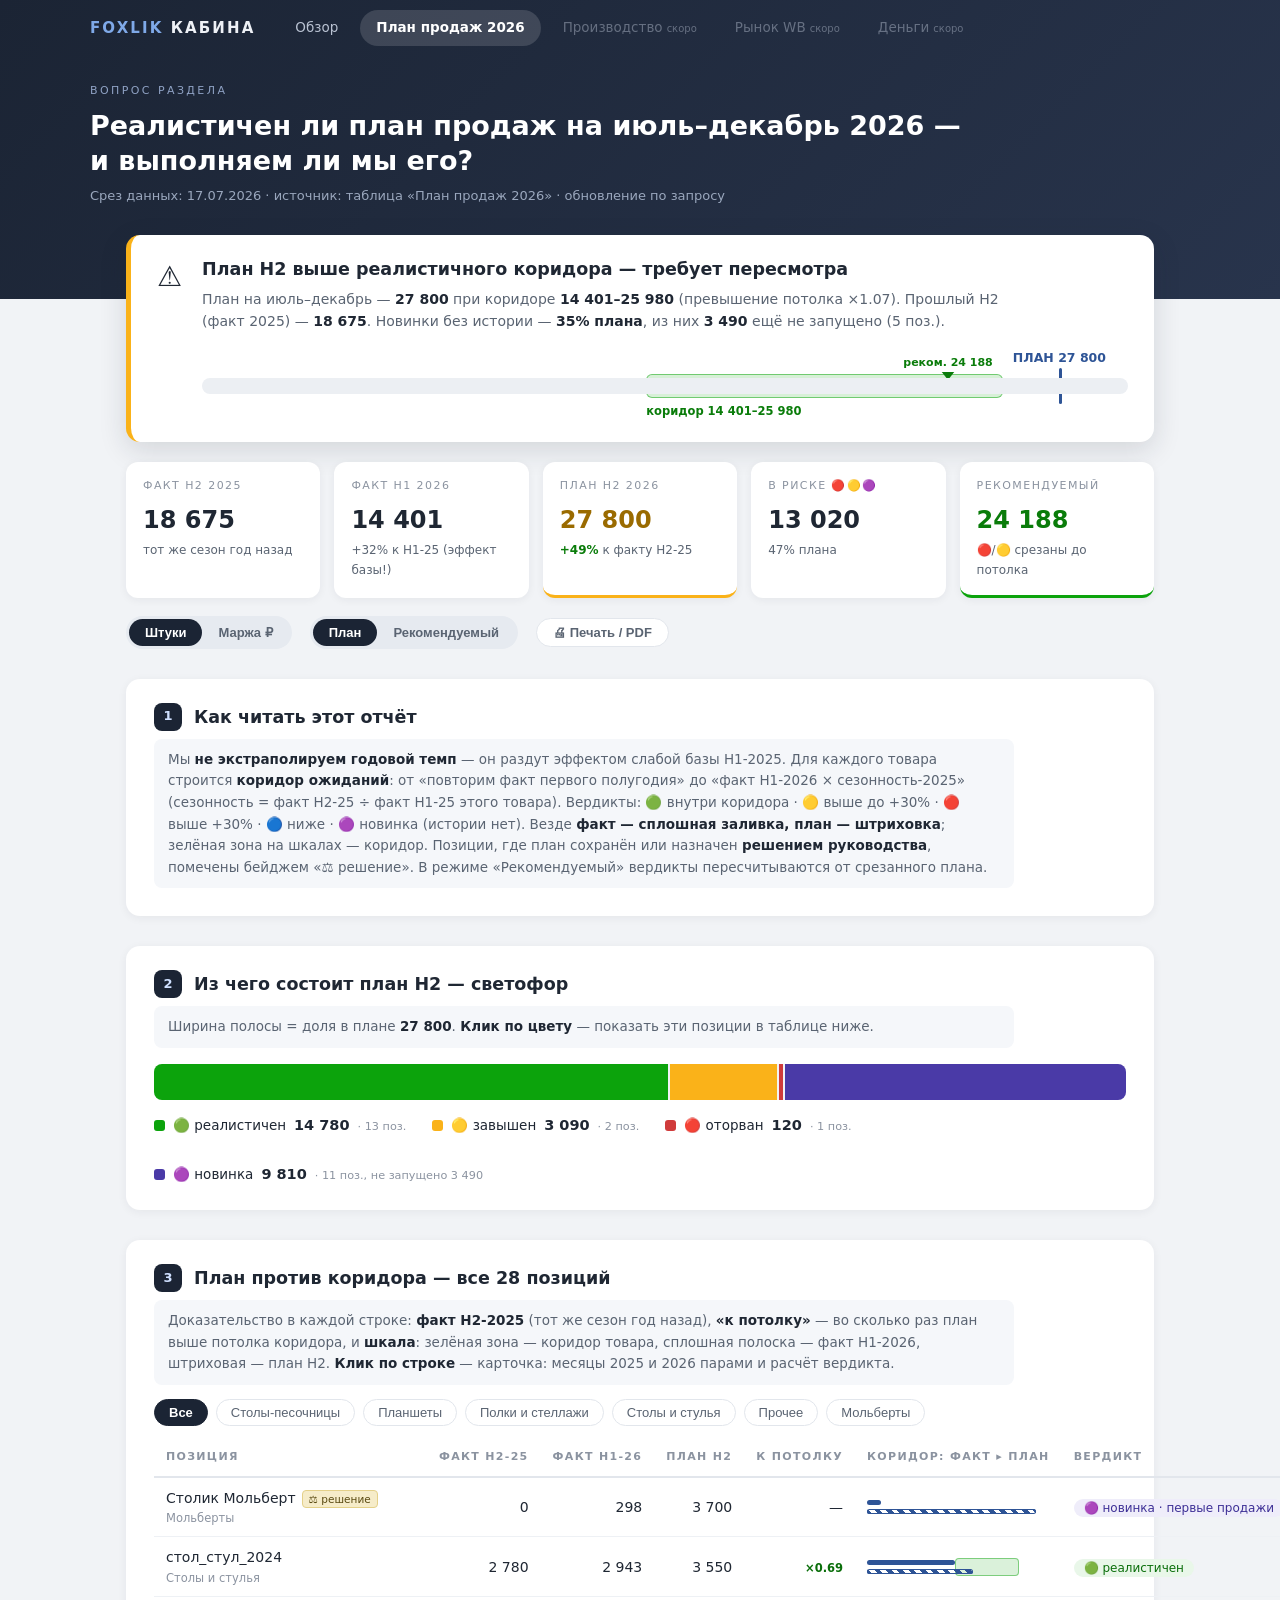
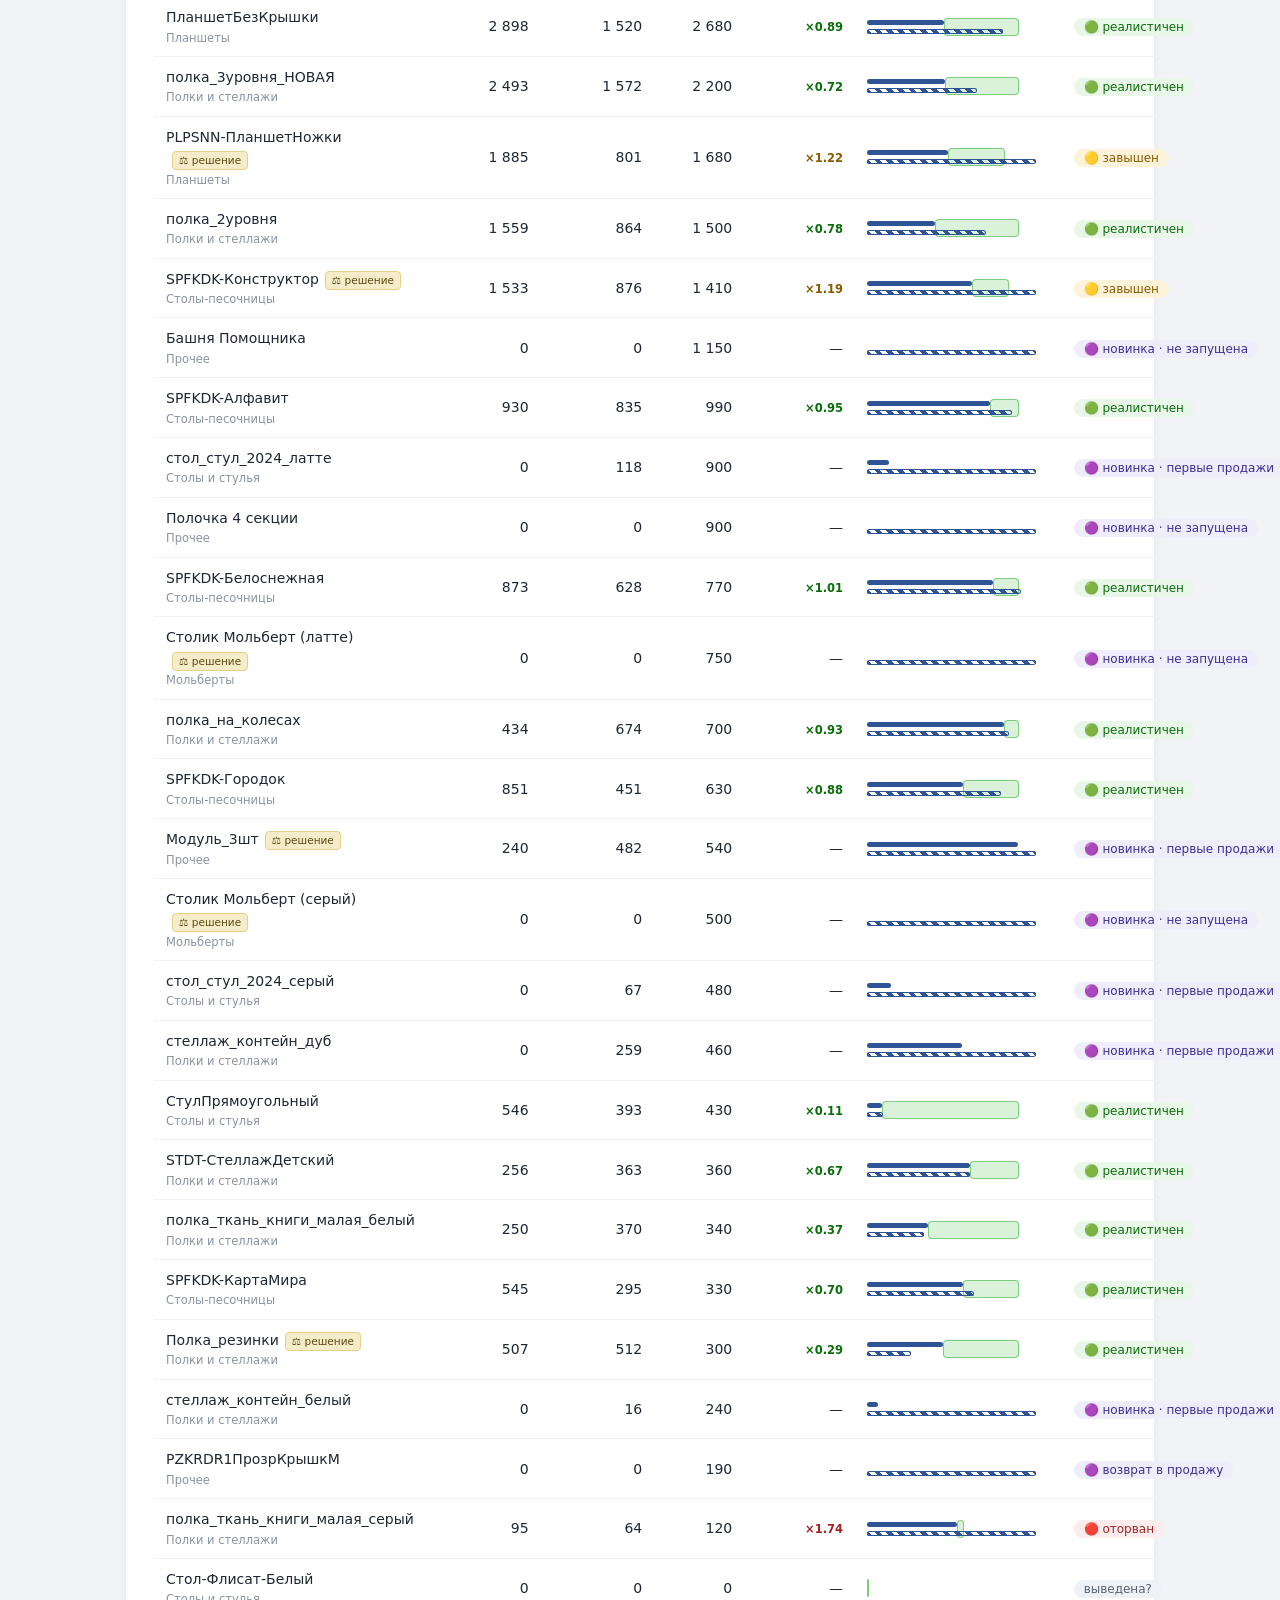
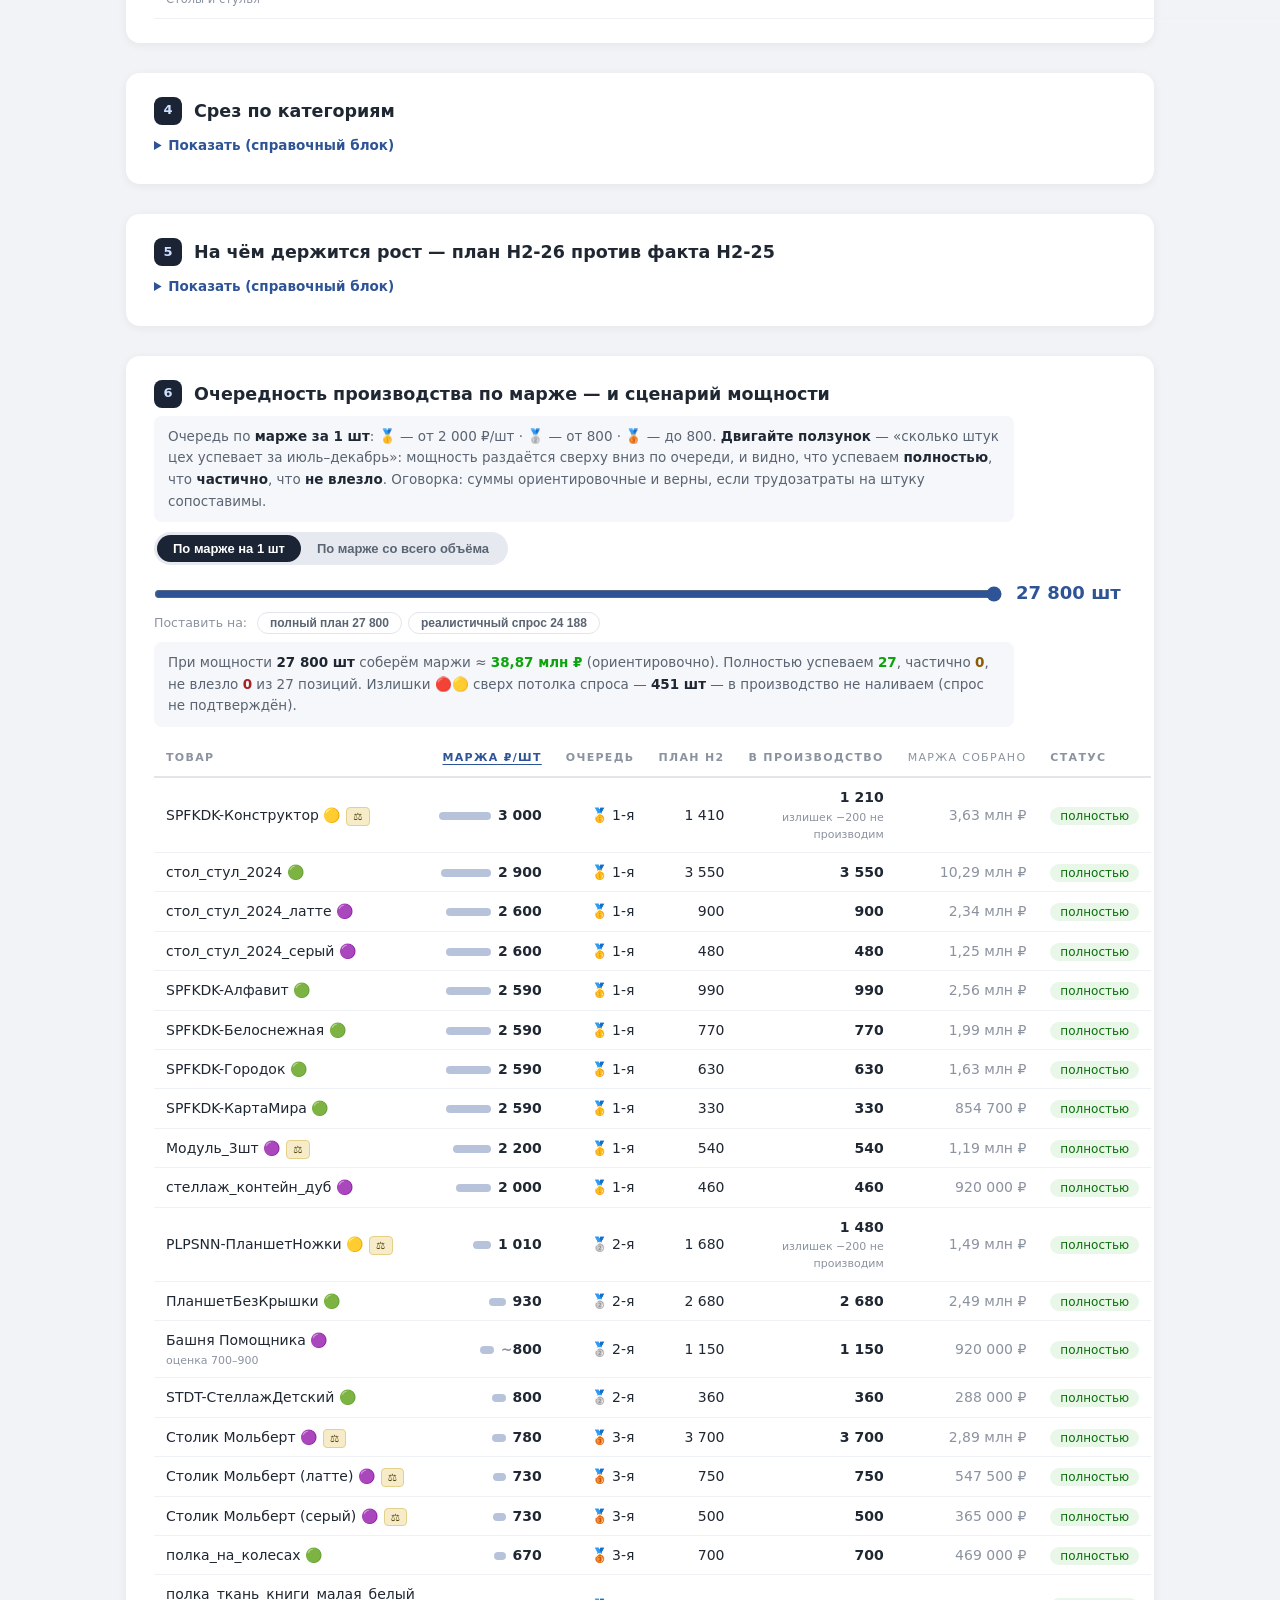
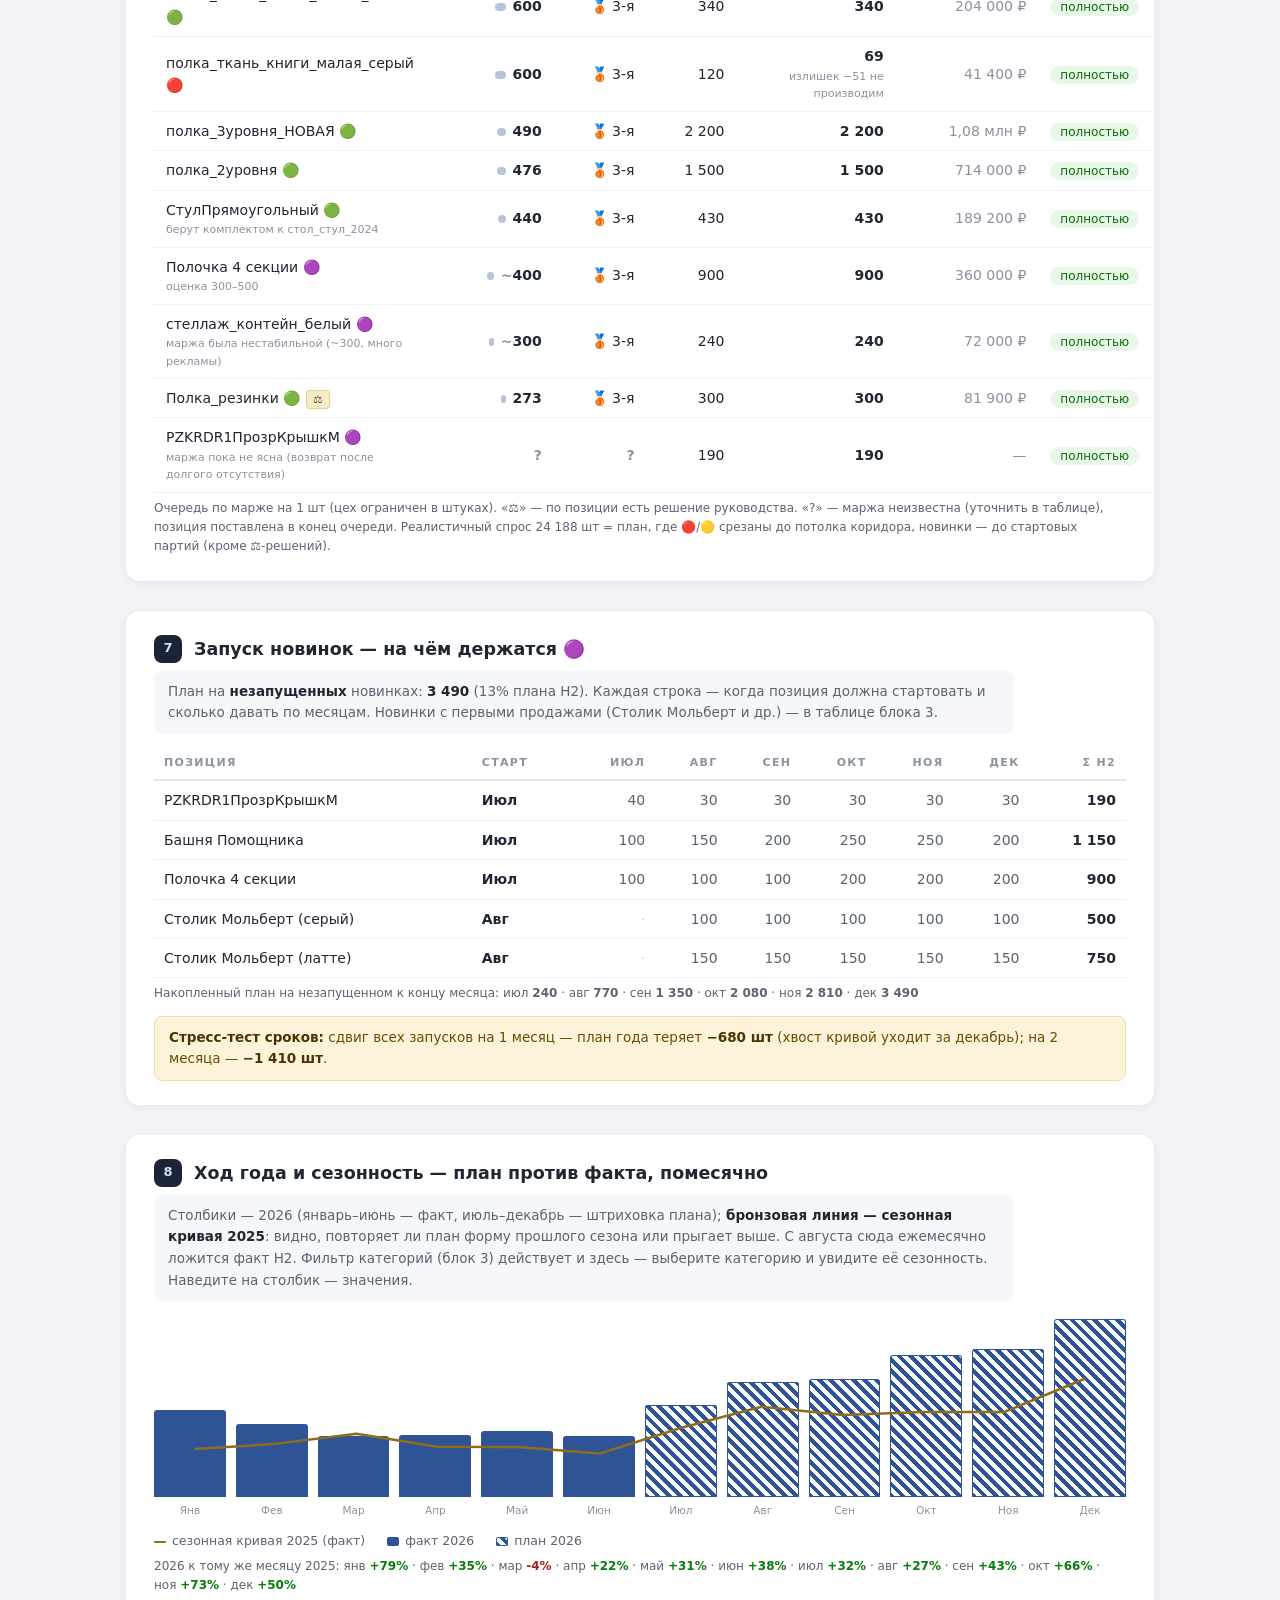
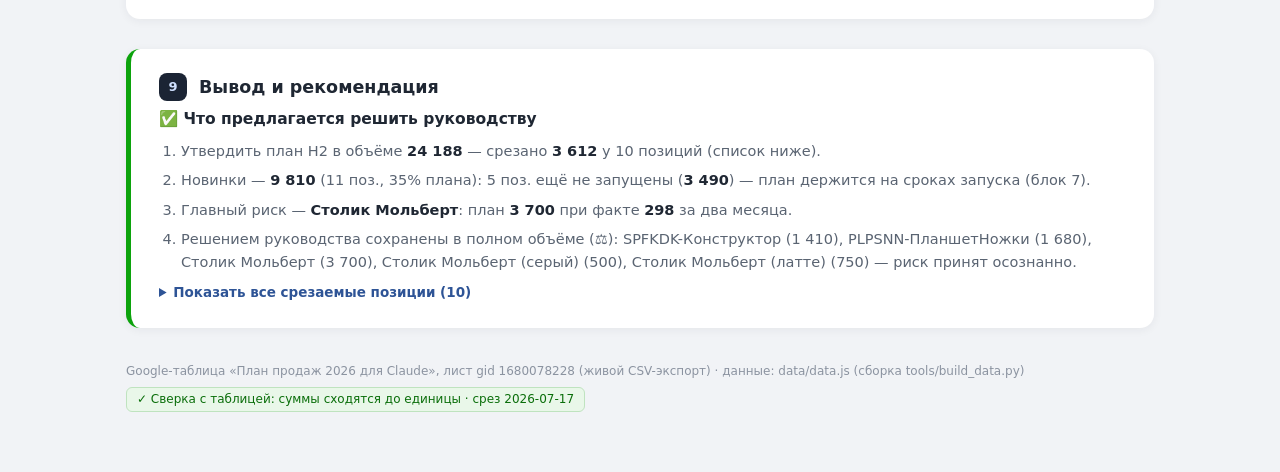
<file: plan-2026.html>
<!DOCTYPE html>
<html lang="ru">
<head>
<meta charset="utf-8">
<meta name="viewport" content="width=device-width, initial-scale=1">
<title>План продаж 2026 — Кабина FOXLIK</title>
<link rel="icon" href="data:,">
<link rel="stylesheet" href="assets/cabin.css">
</head>
<body>

<div class="tophead">
  <div class="bar1">
    <a class="brand" href="index.html"><b>FOXLIK</b> КАБИНА</a>
    <nav class="main">
      <a href="index.html">Обзор</a>
      <a href="plan-2026.html" class="on">План продаж 2026</a>
      <a class="soon">Производство<i>скоро</i></a>
      <a class="soon">Рынок WB<i>скоро</i></a>
      <a class="soon">Деньги<i>скоро</i></a>
    </nav>
  </div>
  <div class="hero">
    <div class="q-label">Вопрос раздела</div>
    <h1>Реалистичен ли план продаж на июль–декабрь 2026 — и выполняем ли мы его?</h1>
    <div class="meta" id="meta"></div>
  </div>
</div>

<div class="wrap">

  <div class="verdict" id="hero"></div>

  <div class="kpis" id="kpis"></div>

  <div class="controls">
    <span class="seg" id="segMode">
      <button data-v="u" class="on">Штуки</button><button data-v="m">Маржа ₽</button>
    </span>
    <span class="seg" id="segBasis">
      <button data-v="plan" class="on">План</button><button data-v="rec">Рекомендуемый</button>
    </span>
    <button class="printbtn" onclick="window.print()">🖨 Печать / PDF</button>
    <span class="hint" id="ctlHint"></span>
  </div>

  <section>
    <div class="sec-head"><span class="n">1</span><h3>Как читать этот отчёт</h3></div>
    <div class="howto">Мы <b>не экстраполируем годовой темп</b> — он раздут эффектом слабой базы H1-2025.
      Для каждого товара строится <b>коридор ожиданий</b>: от «повторим факт первого полугодия» до
      «факт H1-2026 × сезонность-2025» (сезонность = факт H2-25 ÷ факт H1-25 этого товара).
      Вердикты: 🟢 внутри коридора · 🟡 выше до +30% · 🔴 выше +30% · 🔵 ниже · 🟣 новинка (истории нет).
      Везде <b>факт — сплошная заливка, план — штриховка</b>; зелёная зона на шкалах — коридор.
      Позиции, где план сохранён или назначен <b>решением руководства</b>, помечены бейджем «⚖ решение».
      В режиме «Рекомендуемый» вердикты пересчитываются от срезанного плана.</div>
  </section>

  <section>
    <div class="sec-head"><span class="n">2</span><h3>Из чего состоит план H2 — светофор</h3></div>
    <div class="howto" id="stkHow"></div>
    <div class="stack" id="stack"></div>
    <div class="legend" id="stkLeg"></div>
  </section>

  <section>
    <div class="sec-head"><span class="n">3</span><h3>План против коридора — все 28 позиций</h3></div>
    <div class="howto">Доказательство в каждой строке: <b>факт H2-2025</b> (тот же сезон год назад),
      <b>«к потолку»</b> — во сколько раз план выше потолка коридора, и <b>шкала</b>: зелёная зона —
      коридор товара, сплошная полоска — факт H1-2026, штриховая — план H2.
      <b>Клик по строке</b> — карточка: месяцы 2025 и 2026 парами и расчёт вердикта.</div>
    <div class="chips" id="chips"></div>
    <table>
      <thead><tr>
        <th>Позиция</th><th class="r">Факт H2-25</th><th class="r">Факт H1-26</th>
        <th class="r" id="thPlan">План H2</th><th class="r">К потолку</th>
        <th style="width:22%">Коридор: факт ▸ план</th><th>Вердикт</th>
      </tr></thead>
      <tbody id="tbody"></tbody>
    </table>
  </section>

  <section>
    <div class="sec-head"><span class="n">4</span><h3>Срез по категориям</h3></div>
    <details class="fold"><summary>Показать (справочный блок)</summary>
    <div class="howto">Три полосы: <b>факт H2-2025</b> (бронза — тот же сезон год назад),
      <b>факт H1-2026</b> (синяя) и <b>план H2-2026</b> (штриховая). Видно, на чём стоит план
      каждой категории и куда смещается ставка.</div>
    <div id="cats"></div>
    </details>
  </section>

  <section class="grow">
    <div class="sec-head"><span class="n">5</span><h3>На чём держится рост — план H2-26 против факта H2-25</h3></div>
    <details class="fold"><summary>Показать (справочный блок)</summary>
    <div class="howto">Разница между планом на этот сезон и фактом того же сезона 2025 по позициям.
      Фиолетовые — новинки: их прирост пока «бумажный». Сравнение сезон-к-сезону — та же логика,
      что и в коридоре.</div>
    <div id="grow"></div>
    </details>
  </section>

  <section class="sac">
    <div class="sec-head"><span class="n">6</span><h3>Очередность производства по марже — и сценарий мощности</h3></div>
    <div class="howto"><span id="sacLeg"></span> <b>Двигайте ползунок</b> — «сколько штук цех
      успевает за июль–декабрь»: мощность раздаётся сверху вниз по очереди, и видно, что успеваем
      <b>полностью</b>, что <b>частично</b>, что <b>не влезло</b>. Оговорка: суммы ориентировочные
      и верны, если трудозатраты на штуку сопоставимы.</div>
    <div class="controls" style="margin-top:10px">
      <span class="seg" id="segPrio">
        <button data-v="unit" class="on">По марже на 1 шт</button><button data-v="vol">По марже со всего объёма</button>
      </span>
    </div>
    <div class="caprow">
      <input type="range" id="capSl">
      <div class="capval num" id="capVal"></div>
    </div>
    <div class="capmarks" id="capMarks"></div>
    <div class="howto" id="capSummary"></div>
    <table class="sacT">
      <thead><tr><th>Товар</th><th class="r" id="thU">Маржа ₽/шт</th><th class="r">Очередь</th>
        <th class="r">План H2</th><th class="r">В производство</th><th class="r" id="thV">Маржа собрано</th>
        <th>Статус</th></tr></thead>
      <tbody id="sacBody"></tbody>
    </table>
    <div class="yoy" id="sacFoot"></div>
  </section>

  <section class="launch">
    <div class="sec-head"><span class="n">7</span><h3>Запуск новинок — на чём держатся 🟣</h3></div>
    <div class="howto" id="lnHow"></div>
    <table>
      <thead><tr><th>Позиция</th><th>Старт</th>
        <th class="r">июл</th><th class="r">авг</th><th class="r">сен</th>
        <th class="r">окт</th><th class="r">ноя</th><th class="r">дек</th><th class="r">Σ H2</th></tr></thead>
      <tbody id="lnBody"></tbody>
    </table>
    <div class="yoy" id="lnCum"></div>
    <div class="stress" id="lnStress"></div>
  </section>

  <section>
    <div class="sec-head"><span class="n">8</span><h3>Ход года и сезонность — план против факта, помесячно</h3></div>
    <div class="howto">Столбики — 2026 (январь–июнь — факт, июль–декабрь — штриховка плана);
      <b>бронзовая линия — сезонная кривая 2025</b>: видно, повторяет ли план форму прошлого сезона
      или прыгает выше. С августа сюда ежемесячно ложится факт H2. Фильтр категорий (блок 3)
      действует и здесь — выберите категорию и увидите её сезонность. Наведите на столбик — значения.</div>
    <div class="yy" id="yy"></div>
    <div class="leg2">
      <span><span class="sw" style="background:none;border-top:2.5px solid var(--s2025);height:0;transform:translateY(-2px)"></span>сезонная кривая 2025 (факт)</span>
      <span><span class="sw" style="background:var(--s2026)"></span>факт 2026</span>
      <span><span class="sw" style="background:repeating-linear-gradient(45deg,var(--s2026) 0 4px,transparent 4px 8px);box-shadow:inset 0 0 0 1px var(--s2026)"></span>план 2026</span>
    </div>
    <div class="yoy" id="yyDelta"></div>
  </section>

  <section class="final">
    <div class="sec-head"><span class="n">9</span><h3>Вывод и рекомендация</h3></div>
    <h4>✅ Что предлагается решить руководству</h4>
    <ol id="final"></ol>
    <div id="finDetails"></div>
  </section>

</div>

<footer id="foot"></footer>

<script src="data/data.js"></script>
<script src="assets/logic.js"></script>
<script>
(function(){
 const C=window.CABIN, S=C.S, $=id=>document.getElementById(id);
 const MON=['Янв','Фев','Мар','Апр','Май','Июн','Июл','Авг','Сен','Окт','Ноя','Дек'];
 const VCC={green:'var(--ok)',amber:'var(--warn)',red:'var(--crit)',info:'var(--info)',new:'var(--new)'};
 const BC={green:'b-green',amber:'b-amber',red:'b-red',info:'b-info',new:'b-new'};
 const RC={green:'r-green',amber:'r-amber',red:'r-red',info:'r-info'};
 let catFilter='Все', vFilter=null, open=null, svOK=false;

 const dEsc=s=>String(s).replace(/&/g,'&amp;').replace(/</g,'&lt;');
 const pct=(a,b)=>b>0?Math.round((a/b-1)*100):null;
 const pctTxt=p=>p===null?'—':'<b class="'+(p>=0?'up':'down')+'">'+(p>=0?'+':'')+p+'%</b>';
 const d=new Date(C.D.meta.sliceDate);
 $('meta').textContent='Срез данных: '+('0'+d.getDate()).slice(-2)+'.'+('0'+(d.getMonth()+1)).slice(-2)+'.'+d.getFullYear()
   +' · источник: таблица «План продаж 2026» · обновление по запросу';

 /* --- самопроверка: страница обязана сходиться со слоем данных до единицы --- */
 (function(){
  const m=C.D.meta.totals;
  const u={f25:0,f26H1:0,pH2:0};
  C.items.forEach(i=>{u.f25+=i.f25T;u.f26H1+=i.f26H1;u.pH2+=i.pH2});
  svOK=(u.f25===m.f25&&u.f26H1===m.f26h1&&u.pH2===m.planH2);
  if(!svOK)console.error('СВЕРКА ПРОВАЛЕНА: страница='+JSON.stringify(u)+' data.js='+JSON.stringify(m));
  else console.log('Сверка OK: '+u.f25+' / '+u.f26H1+' / '+u.pH2);
 })();

 const filtered=()=>C.items
   .filter(i=>catFilter==='Все'||i.cat===catFilter)
   .filter(i=>!vFilter||C.vOf(i)===vFilter);

 function hero(){
  const t=C.totals();
  const above=t.cur>t.eH*1.05;
  const unl=C.unlaunched();
  const newU=C.items.filter(i=>C.vOf(i)==='new').reduce((s,i)=>s+C.money(i,C.planOf(i)),0);
  const share=t.cur>0?Math.round(newU/t.cur*100):0;
  const dom=Math.max(t.eH*1.15,t.cur*1.08,1);
  const x=v=>Math.min(v/dom*100,99);
  $('hero').className='verdict'+(above?'':' good');
  $('hero').innerHTML='<div class="icon">'+(above?'⚠️':'✅')+'</div><div style="flex:1">'
   +'<h2>'+(above?'План H2 выше реалистичного коридора — требует пересмотра'
                :'План H2 внутри реалистичного коридора')+'</h2>'
   +'<p>'+(S.basis==='plan'?'План':'Рекомендуемый план')+' на июль–декабрь — <b class="num">'+C.vf(t.cur)+'</b>'
   +' при коридоре <b class="num">'+C.vf(t.eL)+'–'+C.vf(t.eH)+'</b>'
   +(above?' (превышение потолка '+(t.eH>0?'×'+(t.cur/t.eH).toFixed(2):'—')+')':'')
   +'. Прошлый H2 (факт 2025) — <b class="num">'+C.vf(t.f25H2)+'</b>.'
   +' Новинки без истории — <b>'+share+'% плана</b>'
   +(unl.u>0?', из них <b class="num">'+C.vf(unl.u)+'</b> ещё не запущено ('+unl.list.length+' поз.)':'')
   +'.</p>'
   +'<div class="hcorr">'
   +'<div class="zone" style="left:'+x(t.eL)+'%;width:'+(x(t.eH)-x(t.eL))+'%"></div>'
   +'<div class="zlab" style="left:'+x(t.eL)+'%">коридор '+C.vf(t.eL)+'–'+C.vf(t.eH)+'</div>'
   +'<div class="mark" style="left:'+x(t.cur)+'%"></div>'
   +'<div class="mlab" style="left:'+x(t.cur)+'%">'+(S.basis==='plan'?'ПЛАН':'РЕКОМ.')+' '+C.vf(t.cur)+'</div>'
   +(S.basis==='plan'?'<div class="rmark" style="left:'+x(t.recH2)+'%"></div>'
     +'<div class="rlab" style="left:'+x(t.recH2)+'%">реком. '+C.vf(t.recH2)+'</div>':'')
   +'<div class="track"></div>'
   +'</div></div>';
 }

 function kpis(){
  const t=C.totals();
  const gr=t.f25H1>0?Math.round((t.f26H1/t.f25H1-1)*100):0;
  const risk=C.items.filter(i=>['red','amber','new'].includes(C.vOf(i)))
    .reduce((s,i)=>s+C.money(i,C.planOf(i)),0);
  $('kpis').innerHTML=
   '<div class="kpi"><div class="t">Факт H2 2025</div><div class="v num">'+C.vf(t.f25H2)+'</div><div class="d">тот же сезон год назад</div></div>'
  +'<div class="kpi"><div class="t">Факт H1 2026</div><div class="v num">'+C.vf(t.f26H1)+'</div><div class="d">+'+gr+'% к H1-25 (эффект базы!)</div></div>'
  +'<div class="kpi acc"><div class="t">'+(S.basis==='plan'?'План H2 2026':'Реком. план H2')+'</div><div class="v num">'+C.vf(t.cur)+'</div><div class="d">'+pctTxt(pct(t.cur,t.f25H2))+' к факту H2-25</div></div>'
  +'<div class="kpi"><div class="t">В риске 🔴🟡🟣</div><div class="v num">'+C.vf(risk)+'</div><div class="d">'+(t.cur>0?Math.round(risk/t.cur*100):0)+'% плана</div></div>'
  +'<div class="kpi rec"><div class="t">Рекомендуемый</div><div class="v num">'+C.vf(t.recH2)+'</div><div class="d">🔴/🟡 срезаны до потолка</div></div>';
 }

 function stack(){
  const t=C.totals(), parts=C.byVerdict(), unl=C.unlaunched();
  $('stkHow').innerHTML='Ширина полосы = доля в '+(S.basis==='plan'?'плане':'рекомендуемом плане')
    +' <b class="num">'+C.vf(t.cur)+'</b>. <b>Клик по цвету</b> — показать эти позиции в таблице ниже.';
  $('stack').innerHTML=parts.map(p=>'<div style="background:'+VCC[p.v]+';width:'+(p.u/t.cur*100)+'%;cursor:pointer'
    +(vFilter&&vFilter!==p.v?';opacity:.35':'')+'" data-v="'+p.v+'" title="'
    +C.VL[p.v]+': '+C.vf(p.u)+' — клик для фильтра"></div>').join('');
  $('stkLeg').innerHTML=parts.map(p=>'<span class="it" data-v="'+p.v+'" style="cursor:pointer'
    +(vFilter&&vFilter!==p.v?';opacity:.45':'')+'"><span class="sw" style="background:'+VCC[p.v]+'"></span>'
    +C.VE[p.v]+' '+C.VL[p.v]+' <span class="num">'+C.vf(p.u)+'</span><small>· '+p.n+' поз.'
    +(p.v==='new'&&unl.u>0?', не запущено '+C.vf(unl.u):'')+'</small></span>').join('');
  [$('stack'),$('stkLeg')].forEach(el=>el.querySelectorAll('[data-v]').forEach(x=>x.onclick=()=>{
    vFilter=(vFilter===x.dataset.v)?null:x.dataset.v;open=null;render();
    document.querySelector('table').scrollIntoView({behavior:'smooth',block:'nearest'});}));
 }

 function chips(){
  const cats=['Все',...new Set(C.items.map(i=>i.cat))];
  $('chips').innerHTML=cats.map(c=>'<button class="'+(c===catFilter?'on':'')+'" data-c="'+dEsc(c)+'">'+dEsc(c)+'</button>').join('')
   +(vFilter?'<button class="on" data-x="1">'+C.VE[vFilter]+' '+C.VL[vFilter]+' ✕</button>':'');
  $('chips').querySelectorAll('button').forEach(b=>b.onclick=()=>{
    if(b.dataset.x)vFilter=null;else catFilter=b.dataset.c;open=null;render();});
 }

 function rcorr(it){
  const p=C.money(it,C.planOf(it)), f=C.money(it,it.f26H1);
  const lo=C.money(it,it.expLow||0), hi=it.expHigh!==null?C.money(it,it.expHigh):null;
  const dom=Math.max(hi!==null?hi*1.2:0,p*1.08,f*1.08,1);
  const x=v=>Math.min(v/dom*100,99);
  return '<div class="rcorr">'
   +(hi!==null?'<div class="zone" style="left:'+x(lo)+'%;width:'+Math.max(x(hi)-x(lo),1)+'%"></div>':'')
   +(f>0?'<div class="fbar" style="width:'+x(f)+'%"></div>':'')
   +(p>0?'<div class="pbar" style="width:'+x(p)+'%"></div>':'')
   +'</div>';
 }

 function table(){
  $('thPlan').textContent=S.basis==='plan'?'План H2':'Реком. H2';
  const list=filtered().slice().sort((a,b)=>C.money(b,C.planOf(b))-C.money(a,C.planOf(a)));
  $('tbody').innerHTML=list.map((it,ix)=>{
   const p=C.money(it,C.planOf(it)), f=C.money(it,it.f26H1), v=C.vOf(it);
   const r=C.ratioOf(it);
   const badge=it.retired
     ?'<span class="badge" style="color:#5a6472;background:#eef1f5">выведена?</span>'
     :'<span class="badge '+BC[v]+'">'+C.VE[v]+' '+C.vlbl(it)+'</span>';
   let row='<tr class="row" data-i="'+ix+'"><td>'+dEsc(it.name)
    +(S.mode==='m'&&!it.margin?'<span class="nomarg">маржи нет → 0 ₽</span>':'')
    +(it.ovrType?'<span class="ovrb" title="'+(it.ovrType==='verdict'?'вердикт назначен решением руководства':'план сохранён/задан решением руководства')+'">⚖ решение</span>':'')
    +'<span class="cat">'+dEsc(it.cat)+'</span></td>'
    +'<td class="r num">'+C.vf(C.money(it,it.f25H2))+'</td>'
    +'<td class="r num">'+C.vf(f)+'</td>'
    +'<td class="r num">'+C.vf(p)+'</td>'
    +'<td class="r">'+(r!==null&&C.planOf(it)>0?'<span class="ratio '+(RC[v]||'')+'">×'+r.toFixed(2)+'</span>':'—')+'</td>'
    +'<td>'+rcorr(it)+'</td>'
    +'<td>'+badge+'</td></tr>';
   if(open===it.name)row+=card(it);
   return row;
  }).join('');
  $('tbody').querySelectorAll('tr.row').forEach(tr=>tr.onclick=()=>{
   const it=list[+tr.dataset.i]; open=(open===it.name)?null:it.name; render();
  });
 }

 function card(it){
  const mon=C.monOf(it), mmax=Math.max(...it.f25,...mon,1);
  const grp=[];
  for(let m=0;m<12;m++){
   const v25=it.f25[m], v26=mon[m];
   grp.push('<div class="grp"><div class="duo">'
    +'<div class="b b25" style="height:'+(v25/mmax*100)+'%" title="'+MON[m]+' 2025 · '+C.vf(C.money(it,v25))+'">'
    +(v25>0?'<span class="vv v25 num">'+C.vf(C.money(it,v25))+'</span>':'')+'</div>'
    +'<div class="b '+(m<6?'b26':'bp')+'" style="height:'+(v26/mmax*100)+'%" title="'+MON[m]+' 2026 · '+C.vf(C.money(it,v26))+'">'
    +(v26>0?'<span class="vv num">'+C.vf(C.money(it,v26))+'</span>':'')+'</div>'
    +'</div><div class="lab">'+MON[m].toLowerCase()+'</div></div>');
  }
  let why;
  if(it.newp){
   why='<b>Новинка</b> — истории 2025 нет, коридор не строится, решение по плану принимается отдельно. '
    +(it.f26H1>0?'Калибровка: первые продажи <b class="num">'+C.vf(C.money(it,it.f26H1))+'</b> за '
      +it.y26.slice(0,6).filter(x=>x>0).length+' мес против плана <b class="num">'+C.vf(C.money(it,it.pH2))+'</b> на 6 мес.'
      :'Продаж ещё не было — весь план держится на сроке запуска.');
  }else if(it.expHigh!==null){
   const r=C.ratioOf(it);
   why='Потолок = факт H1-26 <b class="num">'+C.vf(C.money(it,it.f26H1))+'</b> × сезонность-25 <b>×'+it.K.toFixed(2)
    +'</b> (H2-25 '+C.vf(C.money(it,it.f25H2))+' ÷ H1-25 '+C.vf(C.money(it,it.f25H1))+') = <b class="num">'
    +C.vf(C.money(it,Math.round(it.expHigh)))+'</b>. '
    +(C.planOf(it)>0?(S.basis==='plan'?'План':'Реком.')+' <b class="num">'+C.vf(C.money(it,C.planOf(it)))+'</b> = <b>×'
    +r.toFixed(2)+'</b> к потолку → '+C.VE[C.vOf(it)]+' <b>'+C.vlbl(it)+'</b>.'
    :'Плана на H2 нет'+(it.retired?' — похоже, позиция выведена (уточнить у владельца).':'.'));
  }else{
   why='Истории H1-2025 нет — коридор не строится; вердикт по наличию продаж 2026.';
  }
  const yoyM=[4,5].map(m=>MON[m].toLowerCase()+' '+pctTxt(pct(it.y26[m],it.f25[m]))).join(' · ');
  const yoyH2=[6,7,8,9,10,11].map(m=>MON[m].toLowerCase()+' '+pctTxt(pct(mon[m],it.f25[m]))).join(' · ');
  return '<tr class="card"><td colspan="7">'
   +'<div class="cfacts">'
   +'<span>'+(it.art?'Арт. WB: <b>'+dEsc(it.art)+'</b>':'Артикул: <b>ещё не присвоен</b>')+'</span>'
   +'<span>Маржа: <b>'+(it.margin?(it.mEst?'~':'')+C.fmt(it.margin)+' ₽/шт':'не известна — в деньгах = 0')
   +'</b>'+(it.mNote?' <span style="color:var(--ink3)">('+dEsc(it.mNote)+')</span>':'')+'</span>'
   +'<span>Факт 2025: <b class="num">'+C.vf(C.money(it,it.f25T))+'</b> (H1 '+C.vf(C.money(it,it.f25H1))+' · H2 '+C.vf(C.money(it,it.f25H2))+')</span>'
   +'<span>Факт H1-2026: <b class="num">'+C.vf(C.money(it,it.f26H1))+'</b></span>'
   +'<span>План H2: <b class="num">'+C.vf(C.money(it,it.pH2))+'</b> · реком.: <b class="num">'+C.vf(C.money(it,it.recH2))+'</b></span>'
   +(it.ovrType?'<span class="ovrb">⚖ '+(it.ovrType==='verdict'?'вердикт назначен решением руководства':'план сохранён решением руководства')+'</span>':'')
   +'</div>'
   +'<div class="pairs">'+grp.join('')+'</div>'
   +'<div class="why">'+why+'</div>'
   +'<div class="yoy">Темп к 2025: '+yoyM+' &nbsp;·&nbsp; план H2 к тем же месяцам 2025: '+yoyH2+'</div>'
   +'</td></tr>';
 }

 function cats(){
  const L=C.byCat(filtered()), mx=Math.max(...L.map(c=>Math.max(c.plan,c.f26H1,c.f25H2)),1);
  $('cats').innerHTML=L.map(c=>'<div class="catrow"><div class="name">'+dEsc(c.cat)+'<small>'+c.n+' поз.</small></div>'
   +'<div class="bars">'
   +'<div class="tr" title="факт H2-2025"><div class="f" style="width:'+(c.f25H2/mx*100)+'%;background:var(--s2025)"></div></div>'
   +'<div class="tr" title="факт H1-2026"><div class="f" style="width:'+(c.f26H1/mx*100)+'%"></div></div>'
   +'<div class="tr" title="план H2-2026"><div class="p" style="width:'+(c.plan/mx*100)+'%"></div></div></div>'
   +'<div class="nums num">H2-25: '+C.vf(c.f25H2)+'<br>план: '+C.vf(c.plan)+' ('+ (pct(c.plan,c.f25H2)===null?'—':(pct(c.plan,c.f25H2)>=0?'+':'')+pct(c.plan,c.f25H2)+'%')+')</div></div>').join('');
 }

 function grow(){
  const G=C.growth().filter(g=>g.d!==0);
  const top=G.slice(0,8), mx=Math.max(...G.map(g=>Math.abs(g.d)),1);
  const rest=G.slice(8).reduce((s,g)=>s+g.d,0);
  $('grow').innerHTML=top.map(g=>'<div class="grr"><div>'+dEsc(g.it.name)
   +(g.it.newp?' <span class="badge b-new" style="font-size:10.5px">🟣</span>':'')+'</div>'
   +'<div class="tr"><div class="bb" style="left:0;width:'+(Math.abs(g.d)/mx*100)+'%;background:'
   +(g.it.newp?'var(--new)':(g.d>=0?'var(--s2026)':'var(--s2025)'))+'"></div></div>'
   +'<div class="nums num">'+(g.d>=0?'+':'−')+C.vf(Math.abs(g.d))+'</div></div>').join('')
   +(G.length>8?'<div class="grr"><div style="color:var(--ink3)">остальные '+(G.length-8)+' позиций</div><div></div>'
   +'<div class="nums num">'+(rest>=0?'+':'−')+C.vf(Math.abs(rest))+'</div></div>':'');
 }

 let cap=null, prioMode='unit';
 const PLBL={1:'🥇 1-я',2:'🥈 2-я',3:'🥉 3-я'};
 const fmtRub=n=>n>=1e6?(n/1e6).toFixed(2).replace('.',',')+' млн ₽':C.fmt(n)+' ₽';
 function sac(){
  const Q=C.prodQueue(prioMode);
  const um=prioMode==='unit';                       // активная метрика: unit=₽/шт, vol=со всего объёма
  $('thU').className='r '+(um?'mact':'mdim'); $('thV').className='r '+(um?'mdim':'mact');
  $('sacLeg').innerHTML= um
   ? 'Очередь по <b>марже за 1 шт</b>: <b>🥇</b> — от 2 000 ₽/шт · <b>🥈</b> — от 800 · <b>🥉</b> — до 800.'
   : 'Очередь по <b>марже со всего объёма</b> (ABC-вклад): <b>🥇</b> дают вместе ~50% всей маржи · <b>🥈</b> — до 80% · <b>🥉</b> — хвост.';
  const capTot=Q.reduce((s,r)=>s+r.plan,0);
  const rec=C.items.reduce((s,i)=>s+i.recH2,0);
  const sl=$('capSl');
  if(!sl.dataset.init){sl.dataset.init='1';sl.min=0;sl.max=capTot;sl.step=100;sl.value=capTot;cap=capTot;
   sl.oninput=()=>{cap=+sl.value;sac();};}
  $('capVal').textContent=C.fmt(cap)+' шт';
  $('capMarks').innerHTML='Поставить на: '
   +'<button data-c="'+capTot+'">полный план '+C.fmt(capTot)+'</button>'
   +'<button data-c="'+rec+'">реалистичный спрос '+C.fmt(rec)+'</button>';
  $('capMarks').querySelectorAll('button').forEach(b=>b.onclick=()=>{cap=+b.dataset.c;sl.value=cap;sac();});
  /* раздача мощности сверху вниз по очереди */
  let rem=cap,got=0;
  const rows=Q.map(r=>{const a=Math.max(0,Math.min(r.pour,rem));rem-=a;got+=a*r.mgn;
   return Object.assign({alloc:a},r);});
  const full=rows.filter(r=>r.alloc>=r.pour).length,
        part=rows.filter(r=>r.alloc>0&&r.alloc<r.pour).length,
        none=rows.filter(r=>r.alloc===0).length,
        exc=rows.reduce((s,r)=>s+r.excess,0);
  $('capSummary').innerHTML='При мощности <b class="num">'+C.fmt(cap)+' шт</b> соберём маржи ≈ '
   +'<b style="color:var(--ok,#1a7a3a)">'+fmtRub(got)+'</b> (ориентировочно). Полностью успеваем '
   +'<b style="color:var(--ok,#1a7a3a)">'+full+'</b>, частично <b style="color:#8a5c00">'+part
   +'</b>, не влезло <b style="color:#a32424">'+none+'</b> из '+rows.length+' позиций.'
   +(exc>0?' Излишки 🔴🟡 сверх потолка спроса — <b class="num">'+C.fmt(exc)
   +' шт</b> — в производство не наливаем (спрос не подтверждён).':'');
  const mMax=Math.max(...rows.map(r=>r.mgn),1);
  $('sacBody').innerHTML=rows.map(r=>{
   const st=r.alloc>=r.pour?['полностью','b-green']:r.alloc>0?['частично','b-amber']:['не влезло','b-red'];
   return '<tr><td>'+dEsc(r.it.name)+' '+C.VE[C.vOf(r.it)]
    +(r.it.ovrType?'<span class="ovrb" title="решение руководства по этой позиции">⚖</span>':'')
    +(r.it.mNote?'<span class="mnote">'+dEsc(r.it.mNote)+'</span>':'')+'</td>'
    +'<td class="r num '+(um?'mact':'mdim')+'" style="white-space:nowrap"><span class="mbar" style="width:'+(r.mgn/mMax*52)+'px"></span>'
    +(r.mgn?(r.it.mEst?'<span class="mq" title="оценка пользователя">~</span>':'')+C.fmt(r.mgn)
      :'<span class="mq" title="маржа неизвестна">?</span>')+'</td>'
    +'<td class="r" style="white-space:nowrap">'+(r.tier?PLBL[r.tier]:'<span class="mq">?</span>')+'</td>'
    +'<td class="r num">'+C.fmt(r.plan)+'</td>'
    +'<td class="r num"><b>'+C.fmt(r.alloc)+'</b>'
    +(r.excess>0?'<span class="mnote">излишек −'+C.fmt(r.excess)+' не производим</span>':'')+'</td>'
    +'<td class="r num '+(um?'mdim':'mact')+'">'+(r.mgn?fmtRub(r.alloc*r.mgn):'—')+'</td>'
    +'<td><span class="badge '+st[1]+'">'+st[0]+'</span></td></tr>';
  }).join('');
  $('sacFoot').innerHTML='Очередь по '+(prioMode==='unit'?'марже на 1 шт (цех ограничен в штуках)'
    :'марже со всего объёма (маржа/шт × план)')+'. «⚖» — по позиции есть решение руководства.'
   +' «?» — маржа неизвестна (уточнить в таблице), позиция поставлена в конец очереди.'
   +' Реалистичный спрос '+C.fmt(rec)+' шт = план, где 🔴/🟡 срезаны до потолка коридора,'
   +' новинки — до стартовых партий (кроме ⚖-решений).';
 }

 function launch(){
  const L=C.launches();
  const t=C.totals();
  $('lnHow').innerHTML='План на <b>незапущенных</b> новинках: <b class="num">'
   +C.vf(L.rows.reduce((s,r)=>s+C.money(r.it,r.sum),0))+'</b> ('
   +(t.pH2>0?Math.round(L.rows.reduce((s,r)=>s+C.money(r.it,r.sum),0)/t.pH2*100):0)
   +'% плана H2). Каждая строка — когда позиция должна стартовать и сколько давать по месяцам. '
   +'Новинки с первыми продажами (Столик Мольберт и др.) — в таблице блока 3.';
  $('lnBody').innerHTML=L.rows.map(r=>'<tr><td>'+dEsc(r.it.name)+'</td>'
   +'<td class="st">'+(r.start>=0?MON[r.start]:'—')+'</td>'
   +r.mon.map(v=>'<td class="r num mcell'+(v===0?' z':'')+'">'+(v===0?'·':C.vf(C.money(r.it,v)))+'</td>').join('')
   +'<td class="r num"><b>'+C.vf(C.money(r.it,r.sum))+'</b></td></tr>').join('');
  $('lnCum').innerHTML='Накопленный план на незапущенном к концу месяца: '
   +L.cum.map((v,m)=>MON[6+m].toLowerCase()+' <b class="num">'+C.fmt(v)+'</b>').join(' · ');
  $('lnStress').innerHTML='<b>Стресс-тест сроков:</b> сдвиг всех запусков на 1 месяц — план года теряет '
   +'<b class="num">−'+C.fmt(L.shift1)+' шт</b> (хвост кривой уходит за декабрь); на 2 месяца — '
   +'<b class="num">−'+C.fmt(L.shift2)+' шт</b>.';
 }

 function year(){
  const {t25,t26}=C.monthTotals(filtered()), mx=Math.max(...t25,...t26,1);
  const pts=t25.map((v,m)=>((m+0.5)/12*100).toFixed(2)+','+(100-v/mx*100).toFixed(2)).join(' ');
  $('yy').innerHTML='<svg viewBox="0 0 100 100" preserveAspectRatio="none">'
   +'<polyline points="'+pts+'" fill="none" stroke="var(--s2025)" stroke-width="2.5" vector-effect="non-scaling-stroke" stroke-linejoin="round"/></svg>'
   +t25.map((v,m)=>'<div class="grp"><div class="pair">'
   +'<div class="col '+(m<6?'f26':'p26')+'" style="height:'+(t26[m]/mx*100)+'%" title="'+MON[m]+' 2026 · '+C.vf(t26[m])+' · факт 2025 · '+C.vf(v)+'"></div>'
   +'</div><div class="lab">'+MON[m]+'</div></div>').join('');
  $('yyDelta').innerHTML='2026 к тому же месяцу 2025: '
   +t25.map((v,m)=>MON[m].toLowerCase()+' '+pctTxt(pct(t26[m],v))).join(' · ');
 }

 function fin(){
  const t=C.totals(), unl=C.unlaunched();
  const cut=C.items.filter(i=>i.recH2<i.pH2)
    .sort((a,b)=>(b.pH2-b.recH2)-(a.pH2-a.recH2));
  const kept=C.items.filter(i=>i.ovrType==='plan'&&i.pH2>0);
  const news=C.items.filter(i=>i.verdict==='new'&&i.pH2>0);
  const newU=news.reduce((s,i)=>s+C.money(i,i.pH2),0);
  const risk=news.slice().sort((a,b)=>C.money(b,b.pH2)-C.money(a,a.pH2))[0];
  $('final').innerHTML=
   '<li>Утвердить план H2 в объёме <b class="num">'+C.vf(t.recH2)+'</b> — срезано '
   +'<b class="num">'+C.vf(t.pH2-t.recH2)+'</b> у '+cut.length+' позиций (список ниже).</li>'
   +'<li>Новинки — <b class="num">'+C.vf(newU)+'</b> ('+news.length+' поз., '
   +Math.round(newU/t.pH2*100)+'% плана): '+unl.list.length+' поз. ещё не запущены '
   +'(<b class="num">'+C.vf(unl.u)+'</b>) — план держится на сроках запуска (блок 7).</li>'
   +(risk?'<li>Главный риск — <b>'+dEsc(risk.name)+'</b>: план <b class="num">'+C.vf(C.money(risk,risk.pH2))
   +'</b> при факте <b class="num">'+C.vf(C.money(risk,risk.f26H1))+'</b> за два месяца.</li>':'')
   +(kept.length?'<li>Решением руководства сохранены в полном объёме (⚖): '
   +kept.map(i=>dEsc(i.name)+' ('+C.fmt(i.pH2)+')').join(', ')+' — риск принят осознанно.</li>':'');
  $('finDetails').innerHTML='<details><summary>Показать все срезаемые позиции ('+cut.length+')</summary><ul>'
   +cut.map(i=>'<li>'+C.VE[i.verdict]+' '+dEsc(i.name)+': <span class="num">'+C.fmt(i.pH2)+' → '
   +C.fmt(i.recH2)+'</span> (−'+C.fmt(i.pH2-i.recH2)+')</li>').join('')+'</ul></details>';
 }

 function render(){
  hero();kpis();stack();chips();table();cats();grow();sac();launch();year();fin();
  $('ctlHint').textContent=S.mode==='m'?'В деньгах: позиции без маржи помечены в таблице и считаются как 0 ₽.':'';
  $('foot').innerHTML=dEsc(C.D.meta.source)+' · данные: data/data.js (сборка tools/build_data.py)<br>'
   +'<span class="stamp'+(svOK?'':' bad')+'">'+(svOK?'✓ Сверка с таблицей: суммы сходятся до единицы · срез '
   +C.D.meta.sliceDate:'⚠ СВЕРКА ПРОВАЛЕНА — данные не публиковать')+'</span>';
 }
 function seg(el,key){el.querySelectorAll('button').forEach(b=>b.onclick=()=>{
  S[key]=b.dataset.v;el.querySelectorAll('button').forEach(x=>x.classList.toggle('on',x===b));render();});}
 seg($('segMode'),'mode');seg($('segBasis'),'basis');
 $('segPrio').querySelectorAll('button').forEach(b=>b.onclick=()=>{
  prioMode=b.dataset.v;
  $('segPrio').querySelectorAll('button').forEach(x=>x.classList.toggle('on',x===b));sac();});
 render();
})();
</script>
</body>
</html>
</file>
<file: assets/cabin.css>
/* Кабина FOXLIK — дизайн-система, стиль C «Гибрид» (утверждён на мокапах 17.07.2026).
   Палитра валидирована скриптом dataviz. Факт = заливка, план = штриховка. */
:root{
  --dark:#1b2434; --dark2:#232e42; --bg:#f1f3f6; --card:#ffffff; --line:#e2e6ec;
  --ink:#1f2733; --ink2:#5a6472; --ink3:#8b93a0;
  --s2025:#8f6c1a; --s2026:#2e5496;
  --ok:#0ca30c; --warn:#fab219; --crit:#d03b3b; --info:#1565c0; --new:#4a3aa7;
}
*{box-sizing:border-box;margin:0;padding:0}
body{background:var(--bg);color:var(--ink);font:15px/1.6 "Segoe UI",system-ui,sans-serif;padding-bottom:60px}
.num{font-variant-numeric:tabular-nums}
a{color:var(--s2026)}

/* ── тёмная шапка ── */
.tophead{background:linear-gradient(135deg,var(--dark),#28344c);color:#eef1f6;padding:0 36px}
.bar1{display:flex;align-items:center;gap:24px;height:56px;max-width:1100px;margin:0 auto}
.brand{font-size:15px;font-weight:700;letter-spacing:.14em;color:#eef1f6;text-decoration:none}
.brand b{color:#7fa9e8}
nav.main{display:flex;gap:6px;flex:1}
nav.main a{padding:7px 16px;border-radius:999px;color:#b9c2d2;text-decoration:none;font-size:13.5px}
nav.main a.on{background:rgba(255,255,255,.14);color:#fff;font-weight:600}
nav.main a.soon{opacity:.45;cursor:default}
nav.main a.soon i{font-style:normal;font-size:10px;margin-left:4px}
.hero{padding:26px 0 92px;max-width:1100px;margin:0 auto}
.q-label{font-size:11px;letter-spacing:.22em;color:#8fa2c4;text-transform:uppercase;margin-bottom:8px}
.hero h1{font-size:27px;font-weight:650;line-height:1.3;max-width:880px;color:#fff}
.hero .meta{color:#9aa7bd;font-size:13px;margin-top:8px}
.wrap{max-width:1100px;margin:-64px auto 0;padding:0 36px}

/* ── вердикт-карта ── */
.verdict{background:var(--card);border-radius:14px;padding:20px 26px;
  box-shadow:0 8px 28px rgba(27,36,52,.14);display:flex;gap:20px;align-items:flex-start;
  border-left:5px solid var(--warn)}
.verdict.good{border-left-color:var(--ok)}
.verdict .icon{font-size:28px}
.verdict h2{font-size:17.5px;font-weight:650;margin-bottom:5px}
.verdict p{color:var(--ink2);font-size:14px;max-width:820px}
.verdict b{color:var(--ink)}

/* ── KPI ── */
.kpis{display:grid;grid-template-columns:repeat(5,1fr);gap:14px;margin-top:20px}
.kpi{background:var(--card);border-radius:12px;padding:15px 17px;box-shadow:0 2px 8px rgba(27,36,52,.06)}
.kpi .t{font-size:11px;letter-spacing:.13em;text-transform:uppercase;color:var(--ink3)}
.kpi .v{font-size:24px;font-weight:650;margin-top:6px}
.kpi .d{font-size:12px;color:var(--ink2);margin-top:2px}
.kpi.acc{border-bottom:3px solid var(--warn)} .kpi.acc .v{color:#9a6b00}
.kpi.rec{border-bottom:3px solid var(--ok)} .kpi.rec .v{color:#0a7c0a}

/* ── переключатели ── */
.controls{display:flex;gap:18px;margin-top:18px;align-items:center;flex-wrap:wrap}
.seg{display:inline-flex;background:#e6eaf0;border-radius:999px;padding:3px}
.seg button{border:0;background:transparent;padding:6px 16px;border-radius:999px;
  font:600 13px "Segoe UI",sans-serif;color:var(--ink2);cursor:pointer}
.seg button.on{background:var(--dark);color:#fff}
.controls .hint{font-size:12.5px;color:var(--ink3)}

/* ── секции-рассказ ── */
section{margin-top:30px;background:var(--card);border-radius:14px;
  box-shadow:0 2px 10px rgba(27,36,52,.06);padding:24px 28px}
.sec-head{display:flex;align-items:center;gap:12px;margin-bottom:6px}
.sec-head .n{width:28px;height:28px;border-radius:8px;background:var(--dark);color:#cfe0ff;
  display:flex;align-items:center;justify-content:center;font-size:13px;font-weight:700;flex:none}
.sec-head h3{font-size:17.5px;font-weight:650}
.howto{color:var(--ink2);font-size:13.5px;max-width:860px;margin:8px 0 4px;
  background:#f5f7fa;border-radius:8px;padding:10px 14px}
.howto b{color:var(--ink)}

/* ── светофор ── */
.stack{display:flex;height:36px;margin-top:16px;border-radius:8px;overflow:hidden;gap:2px;background:var(--bg)}
.stack div{min-width:4px}
.legend{display:flex;gap:26px;margin-top:14px;flex-wrap:wrap;font-size:13.5px}
.legend .it{display:flex;gap:8px;align-items:baseline}
.legend .sw{width:11px;height:11px;border-radius:3px;display:inline-block;transform:translateY(1px)}
.legend .num{font-weight:650;font-size:14.5px}
.legend small{color:var(--ink3)}

/* ── фильтр категорий ── */
.chips{display:flex;gap:8px;margin:14px 0 4px;flex-wrap:wrap}
.chips button{border:1px solid var(--line);background:#fff;border-radius:999px;
  padding:5px 14px;font:13px "Segoe UI",sans-serif;color:var(--ink2);cursor:pointer}
.chips button.on{background:var(--dark);border-color:var(--dark);color:#fff;font-weight:600}

/* ── таблица позиций ── */
table{width:100%;border-collapse:collapse;margin-top:12px;font-size:14px}
th{font-size:11px;letter-spacing:.12em;text-transform:uppercase;color:var(--ink3);
  text-align:left;padding:10px 12px;border-bottom:2px solid var(--line);white-space:nowrap}
th.r,td.r{text-align:right}
td{padding:9px 12px;border-bottom:1px solid #eef1f5}
tr.row{cursor:pointer}
tr.row:hover td{background:#f6f8fb}
td .cat{display:block;font-size:11.5px;color:var(--ink3)}
.bar{height:9px;border-radius:4px;background:var(--s2026);display:inline-block;vertical-align:middle}
.bar.plan{background:repeating-linear-gradient(45deg,var(--s2026) 0 4px,transparent 4px 8px);
  box-shadow:inset 0 0 0 1px var(--s2026)}
.badge{font-size:12px;padding:2px 10px;border-radius:20px;white-space:nowrap}
.b-green{color:#0a6e0a;background:#e9f7e9} .b-amber{color:#8a5c00;background:#fdf3da}
.b-red{color:#a32424;background:#fdecec} .b-new{color:#3d2f96;background:#efedfa}
.b-info{color:#0f4f92;background:#e8f1fc}
.corr-cell{font-size:12.5px;color:var(--ink2);white-space:nowrap}

/* карточка товара (раскрытие) */
tr.card td{background:#f8fafc;padding:16px 18px}
.icard{display:flex;gap:34px;flex-wrap:wrap}
.icard .facts{font-size:13.5px;color:var(--ink2);min-width:250px}
.icard .facts b{color:var(--ink)}
.mini{display:flex;align-items:flex-end;gap:2px;height:90px;flex:1;min-width:420px;padding-top:6px}
.mini .m{flex:1;display:flex;flex-direction:column;justify-content:flex-end;height:100%}
.mini .c{border-radius:2px 2px 0 0;min-height:1px}
.mini .c.f25{background:var(--s2025)}
.mini .c.f26{background:var(--s2026)}
.mini .c.p26{background:repeating-linear-gradient(45deg,var(--s2026) 0 3px,transparent 3px 6px);
  box-shadow:inset 0 0 0 1px var(--s2026)}
.mini .lab{font-size:9px;color:var(--ink3);text-align:center;margin-top:3px}

/* ── срез по категориям ── */
.catrow{display:grid;grid-template-columns:190px 1fr 150px;gap:12px;align-items:center;
  padding:8px 0;border-bottom:1px solid #eef1f5;font-size:13.5px}
.catrow:last-child{border-bottom:none}
.catrow .name{font-weight:600}
.catrow .name small{display:block;font-weight:400;color:var(--ink3);font-size:11.5px}
.catrow .bars{display:flex;flex-direction:column;gap:4px}
.catrow .tr{height:11px;border-radius:4px;background:#eceff3;position:relative;overflow:hidden}
.catrow .f{position:absolute;left:0;top:0;bottom:0;background:var(--s2026);border-radius:4px}
.catrow .p{position:absolute;left:0;top:0;bottom:0;border-radius:4px;
  background:repeating-linear-gradient(45deg,var(--s2026) 0 4px,transparent 4px 8px);
  box-shadow:inset 0 0 0 1px var(--s2026)}
.catrow .nums{font-size:12.5px;color:var(--ink2);text-align:right;white-space:nowrap}

/* ── ход года ── */
.yy{display:flex;align-items:flex-end;gap:10px;height:200px;margin-top:18px;position:relative}
.yy svg{position:absolute;left:0;top:0;width:100%;height:calc(100% - 21px);pointer-events:none;z-index:2}
.yy .grp{flex:1;display:flex;flex-direction:column;height:100%}
.yy .pair{flex:1;display:flex;align-items:flex-end;gap:3px}
.yy .col{flex:1;border-radius:3px 3px 0 0;min-height:1px}
.yy .col.f25{background:var(--s2025)}
.yy .col.f26{background:var(--s2026)}
.yy .col.p26{background:repeating-linear-gradient(45deg,var(--s2026) 0 4px,transparent 4px 8px);
  box-shadow:inset 0 0 0 1px var(--s2026)}
.yy .lab{font-size:10.5px;color:var(--ink3);text-align:center;margin-top:5px}
.leg2{display:flex;gap:22px;margin-top:12px;font-size:12.5px;color:var(--ink2)}
.leg2 .sw{width:12px;height:9px;border-radius:2px;display:inline-block;margin-right:6px;transform:translateY(1px)}

/* ── вывод ── */
section.final{border-left:5px solid var(--ok)}
.final h4{font-size:15.5px;font-weight:650;margin:6px 0 8px}
.final p,.final li{color:var(--ink2);font-size:14.5px}
.final b{color:var(--ink)}
.final ol{margin:4px 0 0 22px}
.final li{margin:6px 0}

footer{max-width:1100px;margin:34px auto 0;padding:0 36px;font-size:12px;color:var(--ink3)}

/* ── обзор (уровень 0) ── */
.secgrid{display:grid;grid-template-columns:repeat(2,1fr);gap:16px;margin-top:26px}
.seccard{background:var(--card);border-radius:14px;padding:20px 24px;
  box-shadow:0 2px 10px rgba(27,36,52,.06);text-decoration:none;color:var(--ink);display:block}
.seccard:hover{box-shadow:0 6px 20px rgba(27,36,52,.13)}
.seccard.off{opacity:.55;pointer-events:none}
.seccard .q{font-size:11px;letter-spacing:.16em;text-transform:uppercase;color:var(--ink3)}
.seccard h3{font-size:17px;margin:6px 0 4px}
.seccard p{font-size:13.5px;color:var(--ink2)}
.seccard .st{margin-top:10px;font-size:12.5px}

/* ── шкала коридора (hero) ── */
.hcorr{margin-top:16px;position:relative;height:74px}
.hcorr .track{position:absolute;top:30px;left:0;right:0;height:16px;border-radius:8px;background:#eceff3}
.hcorr .zone{position:absolute;top:26px;height:24px;background:rgba(12,163,12,.16);
  border:1.5px solid rgba(12,163,12,.5);border-radius:6px}
.hcorr .zlab{position:absolute;top:54px;font-size:11.5px;color:#0a7c0a;font-weight:600;white-space:nowrap}
.hcorr .mark{position:absolute;top:20px;width:3px;height:36px;background:var(--s2026);border-radius:2px}
.hcorr .mlab{position:absolute;top:0;transform:translateX(-50%);font-size:12.5px;font-weight:700;
  color:var(--s2026);white-space:nowrap;background:#fff;padding:0 6px;border-radius:4px;z-index:2}
.hcorr .rmark{position:absolute;top:23px;width:0;height:0;border-left:7px solid transparent;
  border-right:7px solid transparent;border-top:9px solid #0a7c0a;transform:translateX(-50%)}
.hcorr .rlab{position:absolute;top:6px;transform:translateX(-50%);font-size:11px;font-weight:600;
  color:#0a7c0a;white-space:nowrap;background:#fff;padding:0 4px;border-radius:4px}

/* ── шкала коридора в строке таблицы ── */
.rcorr{position:relative;height:22px;min-width:170px}
.rcorr .zone{position:absolute;top:2px;bottom:2px;background:rgba(12,163,12,.15);
  border:1px solid rgba(12,163,12,.45);border-radius:4px}
.rcorr .fbar{position:absolute;top:4px;height:5px;background:var(--s2026);border-radius:3px}
.rcorr .pbar{position:absolute;bottom:4px;height:5px;border-radius:3px;
  background:repeating-linear-gradient(45deg,var(--s2026) 0 4px,transparent 4px 8px);
  box-shadow:inset 0 0 0 1px var(--s2026)}
.ratio{font-size:11.5px;font-weight:700;margin-left:6px;white-space:nowrap}
.r-amber{color:#8a5c00}.r-red{color:#a32424}.r-info{color:#0f4f92}.r-green{color:#0a6e0a}
.ovrb{display:inline-block;font-size:10.5px;color:#5a4a12;background:#f6ecc9;border:1px solid #e4d089;
  border-radius:4px;padding:0 6px;margin-left:6px;white-space:nowrap}
.nomarg{display:inline-block;font-size:10.5px;color:#8a3030;background:#fbeaea;border-radius:4px;
  padding:0 6px;margin-left:6px;white-space:nowrap}

/* ── карточка: пары месяцев 2025/2026 ── */
.cfacts{display:flex;flex-wrap:wrap;gap:4px 26px;font-size:13px;color:var(--ink2);margin-bottom:14px}
.cfacts b{color:var(--ink)}
.pairs{display:flex;align-items:flex-end;gap:10px;height:230px;padding-top:18px;
  background-image:linear-gradient(to top,#eef1f5 1px,transparent 1px);background-size:100% 25%}
.pairs .grp{flex:1;display:flex;flex-direction:column;height:100%}
.pairs .duo{flex:1;display:flex;align-items:flex-end;gap:2px;position:relative}
.pairs .b{flex:1;border-radius:2px 2px 0 0;min-height:1px;position:relative}
.pairs .b25{background:var(--s2025)}
.pairs .b26{background:var(--s2026)}
.pairs .bp{background:repeating-linear-gradient(45deg,var(--s2026) 0 3px,transparent 3px 6px);
  box-shadow:inset 0 0 0 1px var(--s2026)}
.pairs .vv{position:absolute;top:-14px;left:50%;transform:translateX(-50%);
  font-size:10px;color:var(--s2026);white-space:nowrap;font-weight:600}
.pairs .vv.v25{color:var(--s2025)}
.pairs .lab{font-size:11px;color:var(--ink3);text-align:center;margin-top:4px}
.why{margin-top:10px;font-size:13px;background:#f5f7fa;border-radius:8px;padding:8px 12px;color:var(--ink2)}
.why b{color:var(--ink)}
.yoy{margin-top:6px;font-size:12px;color:var(--ink2)}
.yoy b{font-weight:600}
.up{color:#0a7c0a}.down{color:#a32424}

/* ── вклад в рост ── */
.grow .grr{display:grid;grid-template-columns:200px 1fr 110px;gap:10px;align-items:center;
  padding:5px 0;font-size:13px;border-bottom:1px solid #f1f3f6}
.grow .grr:last-child{border-bottom:none}
.grow .tr{height:10px;border-radius:4px;background:#f0f2f5;position:relative}
.grow .bb{position:absolute;top:0;bottom:0;border-radius:4px}
.grow .nums{text-align:right;color:var(--ink2);font-size:12.5px;white-space:nowrap}

/* ── запуск новинок ── */
.launch table td,.launch table th{padding:8px 10px}
.launch .st{font-weight:600}
.launch .mcell{color:var(--ink2)}
.launch .mcell.z{color:#c9ced6}
.stress{margin-top:12px;background:#fdf3da;border:1px solid #f0dcae;border-radius:8px;
  padding:10px 14px;font-size:13.5px;color:#6b4b00}
.stress b{color:#4a3400}

/* ── лестница отказа ── */
.capbox{display:flex;gap:12px;align-items:center;margin:14px 0 6px;flex-wrap:wrap}
.capbox label{font-size:13.5px;color:var(--ink2);font-weight:600}
.capbox input{width:120px;padding:7px 12px;border:1.5px solid var(--line);border-radius:8px;
  font:600 14px "Segoe UI",sans-serif;color:var(--ink)}
.capbox input:focus{outline:none;border-color:var(--s2026)}
.capbox .capres{font-size:13.5px;color:var(--ink2)}
.capbox .capres b{color:var(--ink)}
.sacT td{padding:8px 12px}
.sacT tr.ghead td{background:#f5f7fa;font-weight:650;font-size:12.5px;color:var(--ink);
  letter-spacing:.02em;border-bottom:1px solid var(--line)}
.sacT .mnote{display:block;font-size:11px;color:var(--ink3)}
.sacT tr.cutrow td{background:#fdf3da}
.sacT tr.cutpart td{background:#fdf9ec}
.sacT .cutlbl{font-size:11px;font-weight:700;color:#8a5c00;white-space:nowrap}
.sacT .mq{color:var(--ink3);font-weight:600}
.sacT .mbar{display:inline-block;height:8px;border-radius:4px;background:var(--s2026);
  opacity:.35;margin-right:7px;vertical-align:baseline}
/* подсветка активной метрики (по чему сейчас отсортирована очередь) */
.sacT th.mact{color:var(--s2026);text-decoration:underline;text-underline-offset:3px}
.sacT th.mdim{color:var(--ink3);font-weight:400}
.sacT td.mact{font-weight:700;color:var(--ink)}
.sacT td.mdim{color:var(--ink3)}
.sacT td.mdim .mbar{opacity:.18}
.caprow{display:flex;align-items:center;gap:14px;flex-wrap:wrap;margin:14px 0 4px}
.caprow input[type=range]{flex:1;min-width:280px;accent-color:var(--s2026)}
.caprow .capval{font-weight:700;color:var(--s2026);font-size:18px;min-width:110px}
.capmarks{font-size:12.5px;color:var(--ink3);margin-bottom:6px}
.capmarks button{border:1px solid var(--line);background:#fff;border-radius:999px;
  padding:3px 12px;margin-left:6px;font:600 12px "Segoe UI",sans-serif;color:var(--ink2);
  cursor:pointer}
.capmarks button:hover{border-color:var(--s2026);color:var(--s2026)}

/* ── раскрывашки справочных блоков ── */
details.fold>summary{cursor:pointer;font-size:13.5px;color:var(--s2026);font-weight:600;
  padding:4px 0;list-style-position:inside}
details.fold[open]>summary{margin-bottom:6px}

/* ── вывод: раскрытия ── */
.final details{margin-top:8px}
.final summary{cursor:pointer;font-size:13.5px;color:var(--s2026);font-weight:600}
.final details ul{margin:6px 0 0 22px;font-size:13.5px;color:var(--ink2)}
.final details li{margin:3px 0}

/* ── сверка / печать ── */
.stamp{display:inline-block;margin-top:6px;font-size:12px;color:#0a6e0a;background:#e9f7e9;
  border:1px solid #bfe3bf;border-radius:6px;padding:2px 10px}
.stamp.bad{color:#a32424;background:#fdecec;border-color:#eec5c5}
.printbtn{border:1px solid var(--line);background:#fff;border-radius:999px;padding:6px 16px;
  font:600 13px "Segoe UI",sans-serif;color:var(--ink2);cursor:pointer}

/* ── печать ── */
@media print{
  body{background:#fff;padding:0}
  .tophead{background:#fff;color:var(--ink);padding:0}
  .hero{padding:10px 0 16px}
  .hero h1{color:var(--ink)} .hero .meta{color:var(--ink2)} .q-label{color:var(--ink3)}
  nav.main,.controls,.chips{display:none}
  .wrap{margin-top:0;max-width:none;padding:0}
  section,.verdict,.kpi{box-shadow:none;border:1px solid var(--line);break-inside:avoid}
  tr.row{cursor:default}
}
</file>
